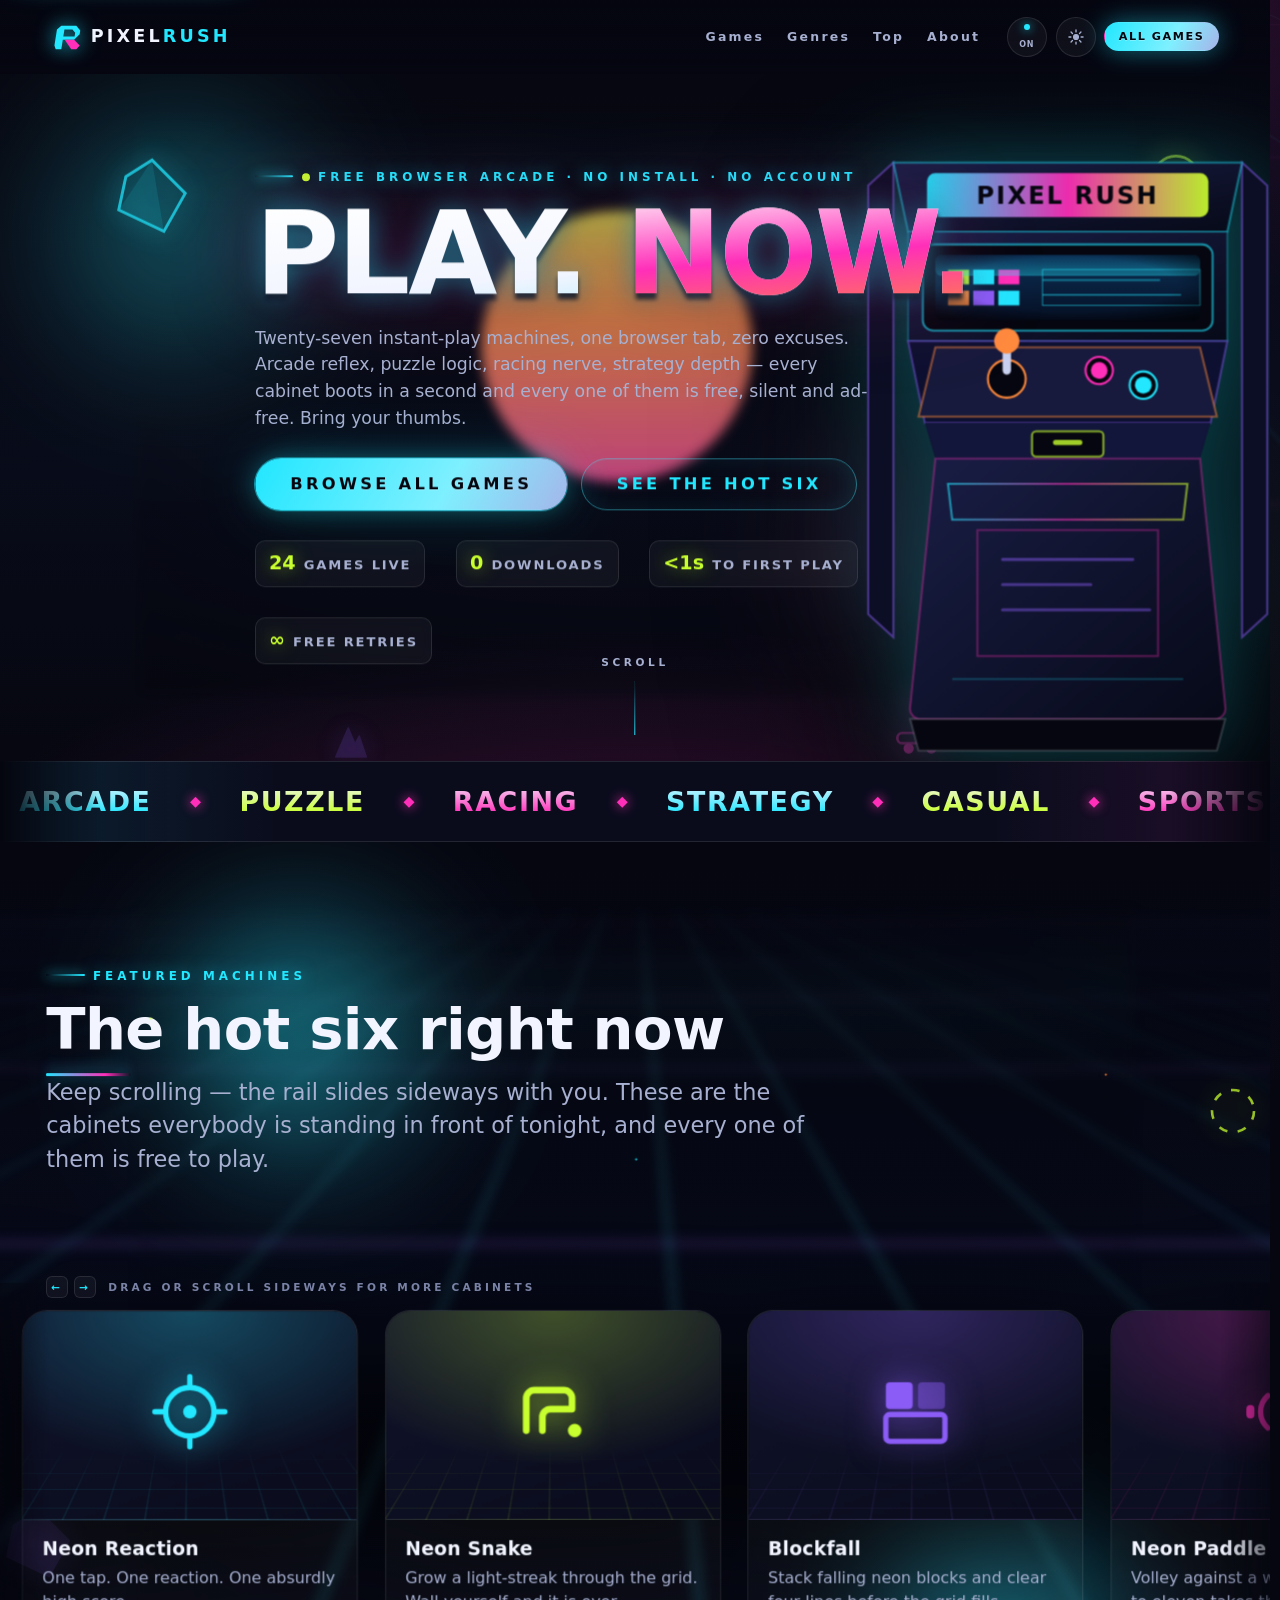
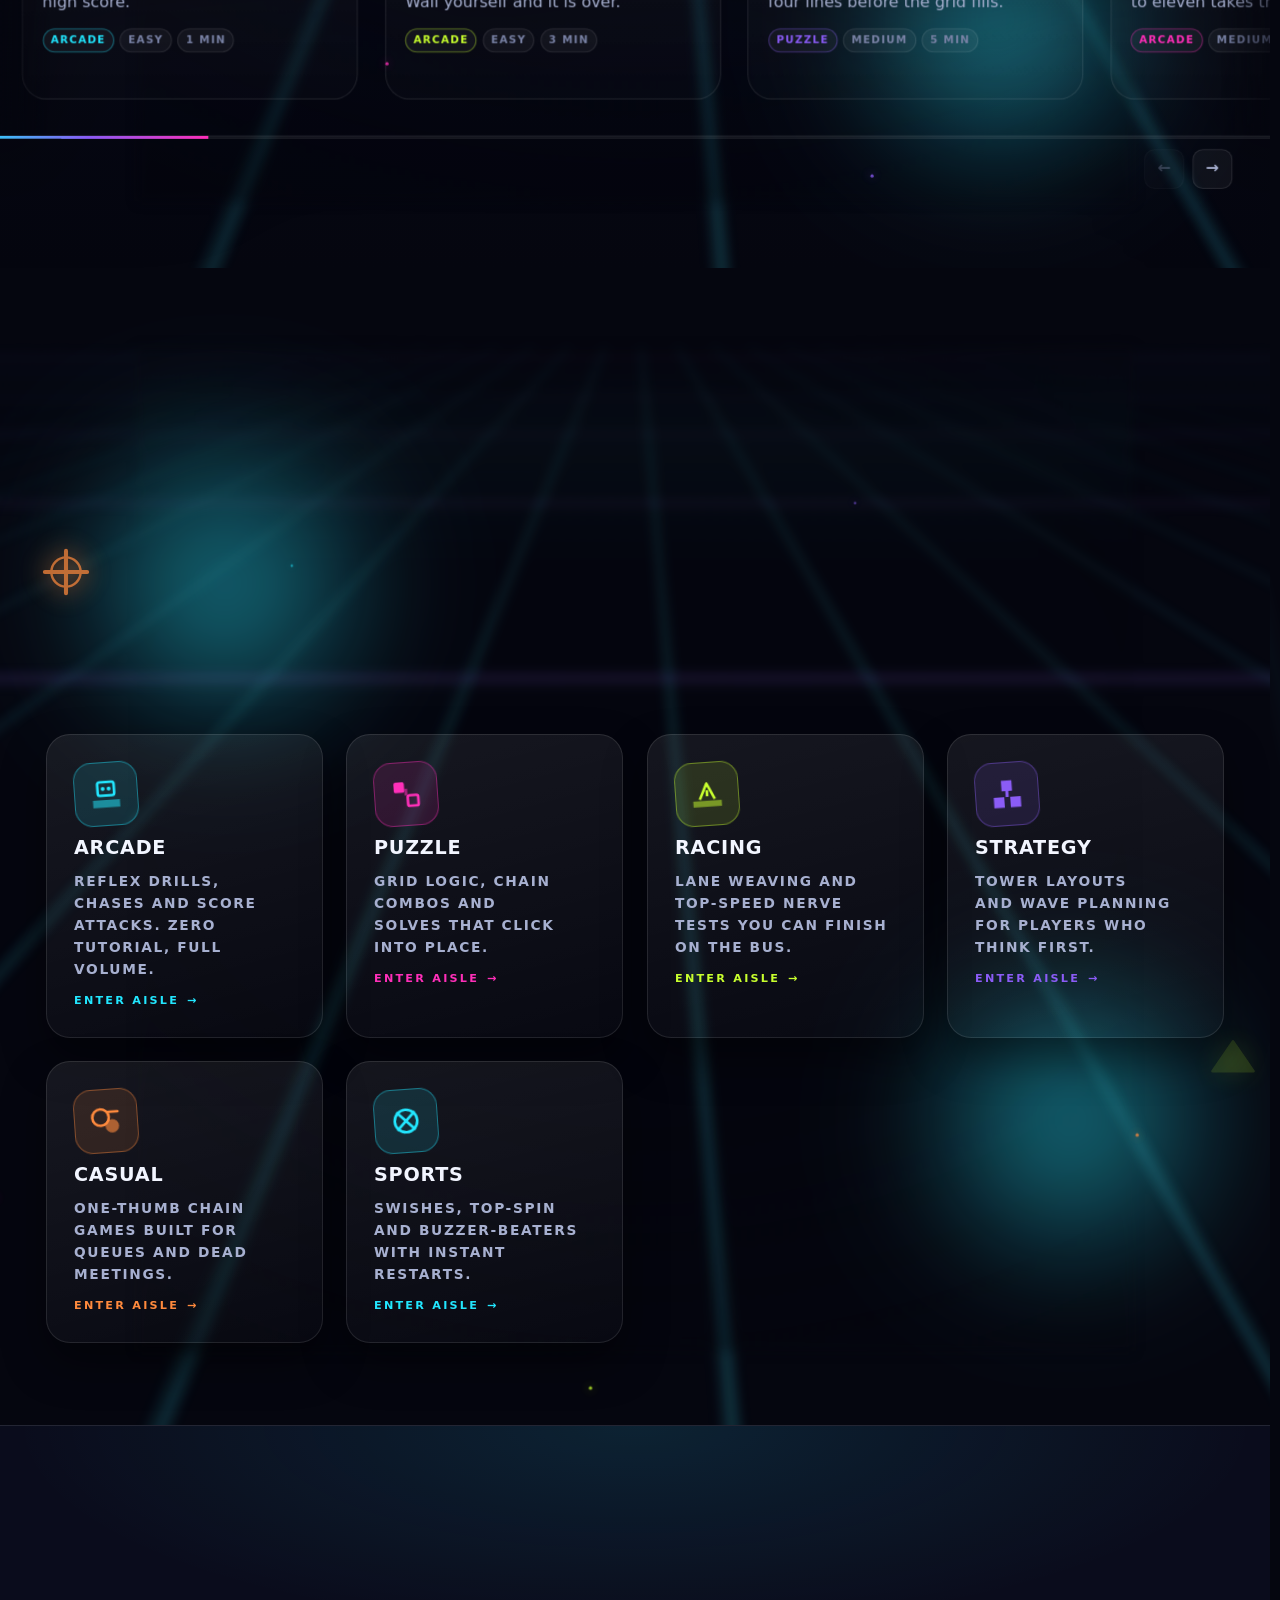
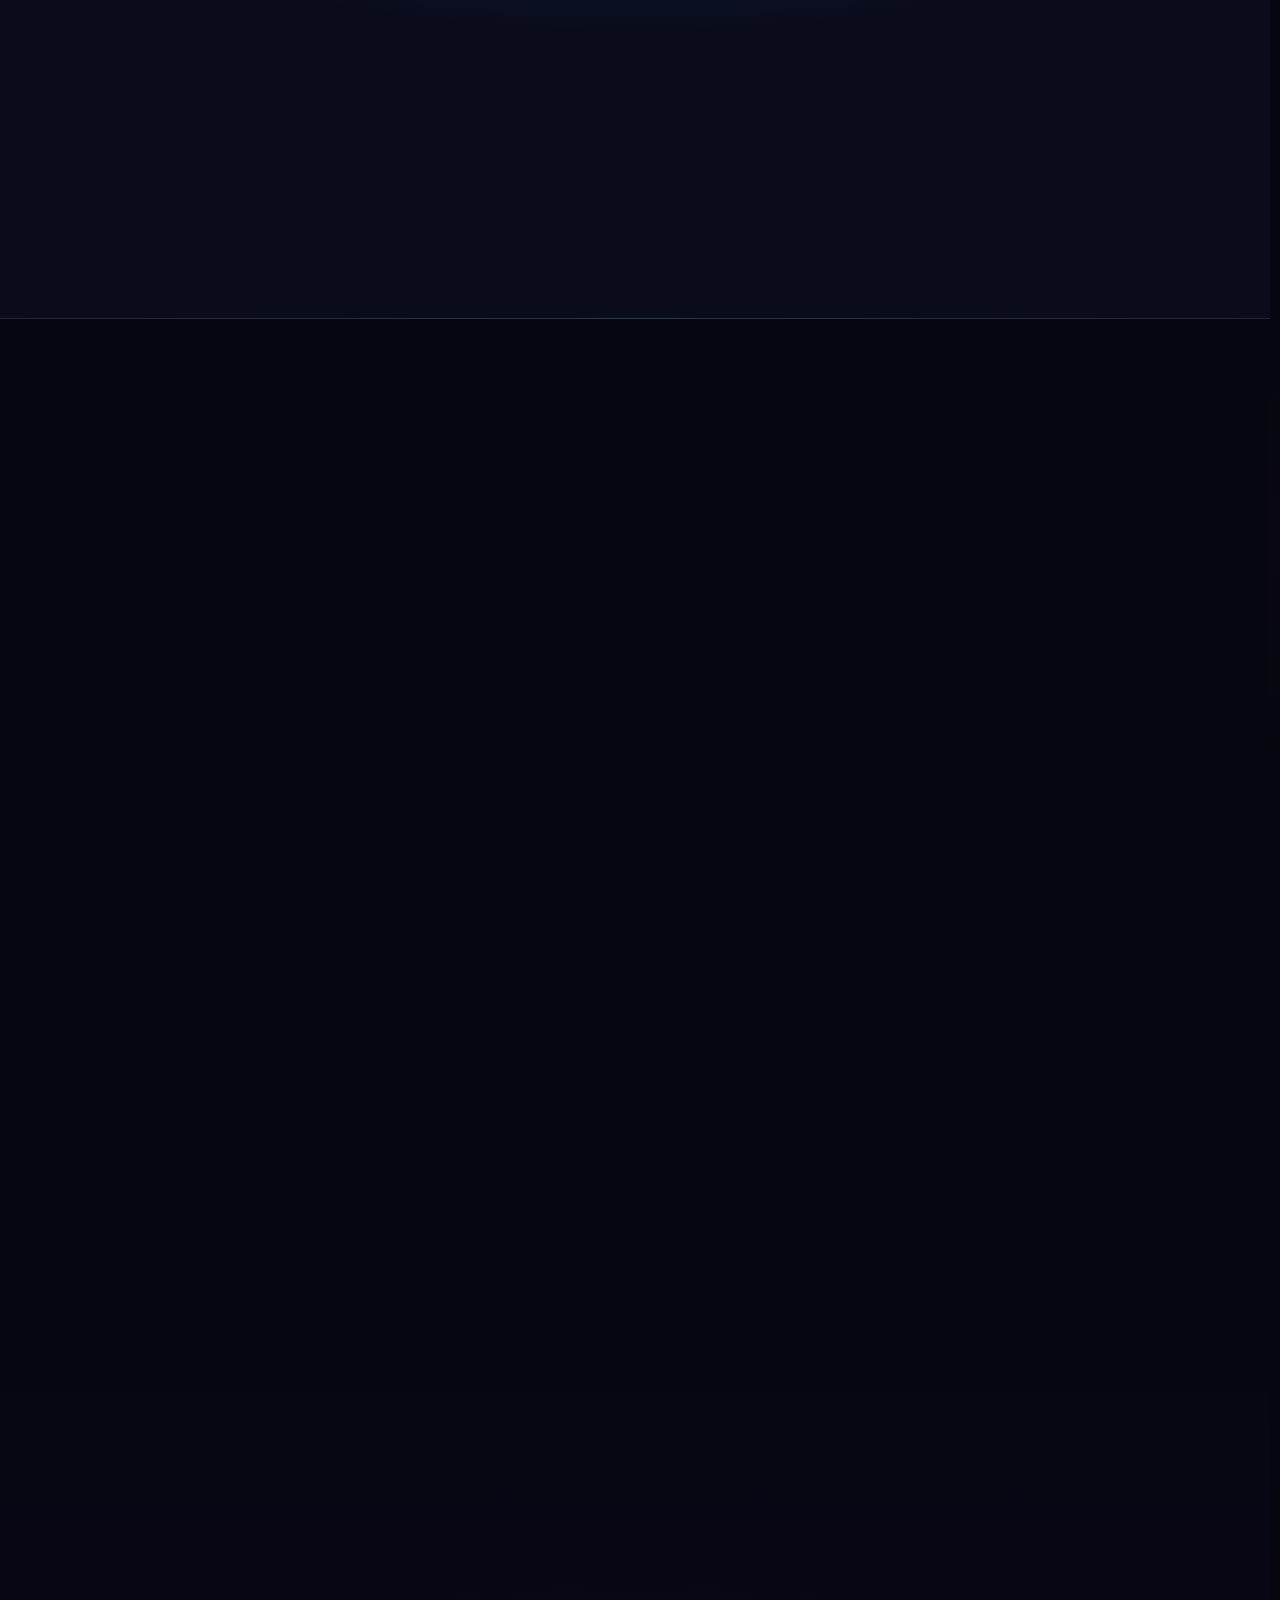
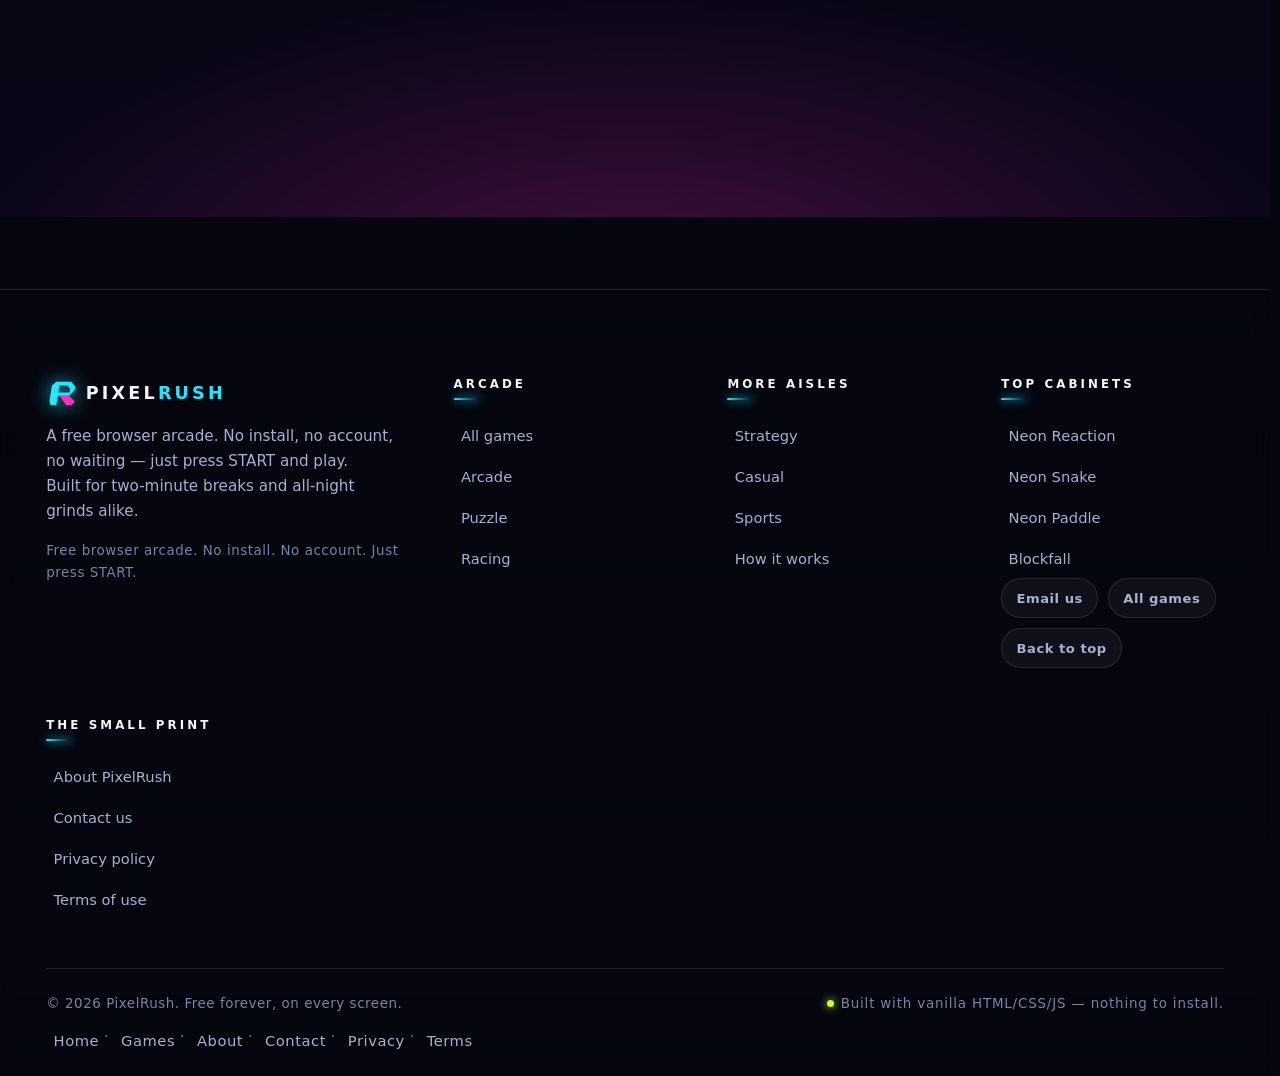
<file: index.html>
<!DOCTYPE html>
<!-- PIXEL RUSH — home page (index.html)
     The arcade front door: hero, featured rail, genre aisles, stats, how-it-works,
     closing CTA. Almost every section is a "scene" built from stacked parallax
     .layer elements, so the reading order of each scene is:
       decorative layers (depth-0..2, 5 — always aria-hidden)  ->  the content
       layer (.layer--flow, depth-3/4)  ->  anything the user must read.
     Only the content layers sit in the accessibility tree. The sections below are
     commented as regions; anything whose purpose is not self-evident is commented
     inline. Head metadata and the JSON-LD @graph are defined in qa/SEO-GUIDE.md —
     change the canonical host there, not here. -->
<html lang="en">
<head>
  <script async src="https://pagead2.googlesyndication.com/pagead/js/adsbygoogle.js?client=ca-pub-2929351454282600"
     crossorigin="anonymous"></script>
     <meta name="google-adsense-account" content="ca-pub-2929351454282600">
<meta charset="utf-8">
<meta name="viewport" content="width=device-width,initial-scale=1,viewport-fit=cover">
<title>PixelRush — Free Browser Arcade Games | Play Instantly, No Download</title>
<meta name="description" content="PixelRush is a free browser arcade with dozens of instant-play games — arcade, puzzle, racing, strategy and more. 100% free, no signup, no download. Press START and play right now.">
<link rel="canonical" href="https://pixel-rush-delta.vercel.app/">
<meta name="theme-color" content="#05060f">
<meta property="og:type" content="website">
<meta property="og:title" content="PixelRush — Free Browser Arcade Games">
<meta property="og:description" content="Free browser arcade. No install. No account. Just press START. Arcade, puzzle, racing and strategy games you play in one tap.">
<meta property="og:url" content="https://pixel-rush-delta.vercel.app/">
<meta property="og:site_name" content="PixelRush">
<meta property="og:image" content="https://pixel-rush-delta.vercel.app/og.jpg">
<meta name="twitter:card" content="summary_large_image">
<meta name="keywords" content="free online games, browser games, no download games, arcade games, play games online, puzzle games, casual games">
<meta name="robots" content="index,follow">
<link rel="icon" href="favicon.svg" type="image/svg+xml">
<link rel="manifest" href="manifest.webmanifest">
<link rel="preconnect" href="https://fonts.googleapis.com">
<link rel="preconnect" href="https://fonts.gstatic.com" crossorigin>
  <!-- Reduced-motion guard: reveal states must never depend on a stylesheet that has not loaded yet. -->
  <style id="rm-guard">@media (prefers-reduced-motion: reduce){html.js-motion [data-animate],html.js-motion .reveal,html.js-motion [data-depth]{opacity:1!important;transform:none!important;filter:none!important;clip-path:none!important;animation:none!important}}</style>
<link rel="stylesheet" href="css/base.css">
<link rel="stylesheet" href="css/scenes.css">
<link rel="stylesheet" href="css/games.css">

<!-- Page-local: the #how step cards became real links. The anchor reproduces the
     card's own grid + padding (pulled out with a negative margin) so the whole
     numbered card is the hit target without re-flowing anything else. Hover
     already comes from .step:hover; this only adds the link reset and the
     keyboard focus ring. -->
<style>
.step__link {
  display: grid; gap: 12px; align-content: start;
  margin: calc(-1 * clamp(20px, 2.6vw, 32px));
  padding: clamp(20px, 2.6vw, 32px);
  border-radius: inherit;
  color: inherit; text-decoration: none; cursor: pointer;
}
.step__link:focus-visible {
  outline: 3px solid var(--c, var(--cyan));
  outline-offset: 5px;
}
@media (prefers-reduced-motion: reduce) { .step__link:focus-visible { outline-offset: 2px; } }
</style>

<!-- ============================ STRUCTURED DATA ============================
     One ld+json block, one @graph. Shared entities carry stable @ids so this
     page joins the same graph as every other page on the site:
       #website      -> the WebSite node, with the SearchAction sitelink
       #organization -> the Organization node, referenced by @id elsewhere
       #webpage      -> this page (the home page)
     Canonical host, site name and description are fixed by qa/SEO-GUIDE.md.
     The logo is the same inline SVG data URI used for <link rel="icon"> above —
     there is no raster logo on this site. -->
<script type="application/ld+json">
{
  "@context": "https://schema.org",
  "@graph": [
    {
      "@type": "WebSite",
      "@id": "https://pixel-rush-delta.vercel.app/#website",
      "url": "https://pixel-rush-delta.vercel.app/",
      "name": "PixelRush",
      "description": "PixelRush is a free browser arcade. Twenty-seven instant-play canvas games — arcade, puzzle, racing, strategy, casual and sports. No download, no signup, plays in one tap.",
      "inLanguage": "en",
      "publisher": { "@id": "https://pixel-rush-delta.vercel.app/#organization" },
      "potentialAction": {
        "@type": "SearchAction",
        "target": {
          "@type": "EntryPoint",
          "urlTemplate": "https://pixel-rush-delta.vercel.app/games.html?q={search_term_string}"
        },
        "query-input": "required name=search_term_string"
      }
    },
    {
      "@type": "Organization",
      "@id": "https://pixel-rush-delta.vercel.app/#organization",
      "name": "PixelRush",
      "url": "https://pixel-rush-delta.vercel.app/",
      "description": "PixelRush is a free browser arcade. Twenty-seven instant-play canvas games — arcade, puzzle, racing, strategy, casual and sports. No download, no signup, plays in one tap.",
      "email": "mailto:Utkarsh6624@gmail.com",
      "logo": {
        "@type": "ImageObject",
        "url": "data:image/svg+xml,<svg xmlns='http://www.w3.org/2000/svg' viewBox='0 0 32 32'><rect width='32' height='32' rx='7' fill='%2305060f'/><path d='M8 9h4v5h8V9h4v14h-4v-5h-8v5H8z' fill='%2322e7ff'/></svg>"
      }
    },
    {
      "@type": "WebPage",
      "@id": "https://pixel-rush-delta.vercel.app/#webpage",
      "url": "https://pixel-rush-delta.vercel.app/",
      "name": "PixelRush — Free Browser Arcade Games | Play Instantly, No Download",
      "description": "PixelRush is a free browser arcade with dozens of instant-play games — arcade, puzzle, racing, strategy and more. 100% free, no signup, no download. Press START and play right now.",
      "inLanguage": "en",
      "isPartOf": { "@id": "https://pixel-rush-delta.vercel.app/#website" },
      "about": { "@id": "https://pixel-rush-delta.vercel.app/#organization" }
    }
  ]
}
</script>
</head>
<body>
<!-- Must stay inline and un-deferred: it sets the class that the #rm-guard style
     in <head> keys off, so motion state is known before first paint. -->
<script>document.documentElement.classList.add('js-motion')</script>
<a class="skip-link" href="#main-content">Skip to main content</a>

<!-- ============================ PRELOADER ============================ -->
<div id="preloader">
  <div class="preloader__inner">
    <svg class="preloader__logo" viewBox="0 0 64 64" aria-hidden="true" focusable="false">
      <defs>
        <linearGradient id="pl-g" x1="0" y1="0" x2="1" y2="1">
          <stop offset="0" stop-color="#22e7ff"/>
          <stop offset=".5" stop-color="#8b5cf6"/>
          <stop offset="1" stop-color="#ff2fb9"/>
        </linearGradient>
      </defs>
      <rect x="3" y="3" width="58" height="58" rx="15" fill="#0a0c1c" stroke="url(#pl-g)" stroke-width="3"/>
      <path d="M17 21h8v10h14V21h8v22h-8V39H25v4h-8z" fill="url(#pl-g)"/>
      <path d="M17 21h8v10h14V21h8v22h-8V39H25v4h-8z" fill="none" stroke="#c8ff2e" stroke-width="1" opacity=".5"/>
    </svg>
    <div class="preloader__bar"><span class="preloader__fill"></span></div>
    <p class="preloader__label">LOADING</p>
  </div>
</div>

<!-- ============================ NAV ============================ -->
<header class="nav" id="nav">
  <div class="nav__inner">
    <a class="nav__brand" href="index.html" aria-label="PixelRush — back to the home screen">
      <svg class="nav__logo" viewBox="0 0 64 64" width="34" height="34" aria-hidden="true" focusable="false"><path fill="#22e7ff" fill-rule="evenodd" d="M22,8 54,8 62.4,18 61.1,26 49.2,38 31.2,38 25.2,38 22,58 10,58 7.3,50 12.7,16ZM28.7,16 45.7,16 51.6,23 50.3,31 26.3,31Z"/><path fill="#ff2fb9" d="M29.2,38 49.2,38 61.3,50 54,58 43,58Z"/></svg>
      <span class="nav__logo-text">PIXEL<b>RUSH</b></span>
    </a>

    <nav class="nav__menu" id="nav-menu" aria-label="Primary">
      <a class="nav__link" href="games.html">Games</a>
      <a class="nav__link" href="#genres">Genres</a>
      <a class="nav__link" href="#games">Top</a>
      <a class="nav__link" href="#how">About</a>
    </nav>

    <div class="nav__actions">
      <button class="motion-toggle" id="motion-toggle" type="button" aria-pressed="true" aria-label="Toggle motion and visual effects">
        <span class="motion-toggle__dot" aria-hidden="true"></span>
        <span class="motion-toggle__label" data-motion-label>ON</span>
      </button>
      
      <!-- Settings: cursor size + native-pointer escape hatch. Owned by js/engine.js. -->
      <div class="nav__setwrap" style="position:relative;display:inline-flex">
        <button class="nav__set" id="nav-settings" type="button" aria-expanded="false" aria-controls="nav-settings-panel" aria-label="Display settings"><svg viewBox="0 0 24 24" fill="none" stroke="currentColor" stroke-width="1.8" stroke-linecap="round" aria-hidden="true" focusable="false"><circle cx="12" cy="12" r="3.2"/><path d="M12 2.6v2.6M12 18.8v2.6M2.6 12h2.6M18.8 12h2.6M5.4 5.4l1.9 1.9M16.7 16.7l1.9 1.9M18.6 5.4l-1.9 1.9M7.3 16.7l-1.9 1.9"/></svg></button>
        <div class="nav__panel" id="nav-settings-panel" role="dialog" aria-label="Display settings">
          <p class="nav__panel-title">Display</p>
          <button class="nav__switch" id="px-cursor-switch" type="button" role="switch" aria-checked="true">
            <span>Neon cursor</span><span class="nav__switch-track" aria-hidden="true"></span>
          </button>
          <p class="nav__hint">Turn this off to use your normal system pointer.</p>
          <div class="nav__row">
            <div class="nav__row-top"><span>Cursor size</span><span class="nav__row-val" id="px-size-val">MED</span></div>
            <div class="nav__seg" id="px-size-seg" role="group" aria-label="Cursor size">
              <button type="button" data-px-size="s" aria-checked="false">S</button>
              <button type="button" data-px-size="m" aria-checked="true">M</button>
              <button type="button" data-px-size="l" aria-checked="false">L</button>
              <button type="button" data-px-size="xl" aria-checked="false">XL</button>
            </div>
          </div>
          <button class="nav__switch" id="px-motion-switch" type="button" role="switch" aria-checked="true">
            <span>Animations</span><span class="nav__switch-track" aria-hidden="true"></span>
          </button>
        </div>
      </div>
      <a class="btn btn--primary nav__cta" href="games.html">All games</a>
      <button class="nav__toggle" id="nav-toggle" type="button" aria-expanded="false" aria-controls="nav-menu" aria-label="Open the menu">
        <span class="nav__burger" aria-hidden="true"></span>
      </button>
    </div>
  </div>
</header>

<main id="main-content">

  <!-- ============================ HERO ============================ -->
  <section class="scene" id="hero" data-parallax-strength="1" aria-labelledby="hero-title">
    <!-- depth-0 : grid horizon, synth sun, stars, scanlines, grain -->
    <div class="layer depth-0" data-depth="0" aria-hidden="true">
      <div class="hero__grid"></div>
      <div class="hero__sun"></div>
      <div class="hero__stars"></div>
      <div class="scanlines"></div>
      <div class="grain"></div>
      <div class="vignette"></div>
    </div>

    <!-- depth-1 : two glow blobs, screen-blended -->
    <div class="layer depth-1" data-depth="1" aria-hidden="true">
      <span class="glow-blob" style="--x:12%;--y:26%;--c:var(--cyan);--dur:24s"></span>
      <span class="glow-blob" style="--x:78%;--y:68%;--c:var(--magenta);--dur:30s;--delay:-8s"></span>
    </div>

    <!-- depth-2 : floating shards + a spinning coin + a joystick -->
    <div class="layer depth-2 hero__shards" data-depth="2" aria-hidden="true">
      <span class="shard" style="--x:16%;--y:24%;--s:76px;--c:var(--cyan);--dur:7.5s">
        <svg viewBox="0 0 64 64" width="100%" height="100%" focusable="false">
          <path d="M32 2 60 30 42 62 4 44 10 16z" fill="none" stroke="currentColor" stroke-width="2.5"/>
          <path d="M32 2 42 62 4 44z" fill="currentColor" opacity=".16"/>
        </svg>
      </span>
      <span class="shard" style="--x:88%;--y:22%;--s:58px;--c:var(--acid);--dur:9s;--delay:-3s">
        <svg viewBox="0 0 64 64" width="100%" height="100%" focusable="false">
          <circle cx="32" cy="32" r="25" fill="none" stroke="currentColor" stroke-width="3"/>
          <circle cx="32" cy="32" r="14" fill="none" stroke="currentColor" stroke-width="2" stroke-dasharray="6 8"/>
          <path d="M32 20v12l8 6" fill="none" stroke="currentColor" stroke-width="3" stroke-linecap="round"/>
        </svg>
      </span>
      <span class="shard" style="--x:70%;--y:86%;--s:66px;--c:var(--magenta);--dur:6.5s;--delay:-1.5s">
        <svg viewBox="0 0 64 64" width="100%" height="100%" focusable="false">
          <rect x="25" y="10" width="14" height="26" rx="7" fill="currentColor" opacity=".25" stroke="currentColor" stroke-width="2"/>
          <circle cx="32" cy="10" r="9" fill="currentColor"/>
          <rect x="10" y="40" width="44" height="10" rx="5" fill="none" stroke="currentColor" stroke-width="2.5" opacity=".8"/>
          <circle cx="21" cy="55" r="5" fill="currentColor"/>
          <circle cx="43" cy="55" r="5" fill="currentColor"/>
        </svg>
      </span>
      <span class="shard" style="--x:30%;--y:88%;--s:44px;--c:var(--violet);--dur:8s;--delay:-5s">
        <svg viewBox="0 0 64 64" width="100%" height="100%" focusable="false">
          <path d="M10 54 28 12l10 24 6-12 10 30z" fill="currentColor" opacity=".22" stroke="currentColor" stroke-width="2.5" stroke-linejoin="round"/>
        </svg>
      </span>
    </div>

    <!-- depth-3 : the cabinet, drawn entirely in inline SVG -->
    <div class="layer depth-3" data-depth="3" aria-hidden="true">
      <div class="cabinet">
        <svg viewBox="0 0 420 640" focusable="false">
          <defs>
            <linearGradient id="cab-body" x1="0" y1="0" x2="1" y2="1">
              <stop offset="0" stop-color="#1a1e46"/>
              <stop offset="1" stop-color="#070a18"/>
            </linearGradient>
            <linearGradient id="cab-screen" x1="0" y1="0" x2="0" y2="1">
              <stop offset="0" stop-color="#0c3157"/>
              <stop offset="1" stop-color="#061024"/>
            </linearGradient>
            <linearGradient id="cab-marquee" x1="0" y1="0" x2="1" y2="0">
              <stop offset="0" stop-color="#22e7ff"/>
              <stop offset=".5" stop-color="#ff2fb9"/>
              <stop offset="1" stop-color="#c8ff2e"/>
            </linearGradient>
            <radialGradient id="cab-vig" cx=".5" cy=".45" r=".75">
              <stop offset=".55" stop-color="#000" stop-opacity="0"/>
              <stop offset="1" stop-color="#000" stop-opacity=".8"/>
            </radialGradient>
            <linearGradient id="cab-scan" x1="0" y1="0" x2="0" y2="1">
              <stop offset="0" stop-color="#22e7ff" stop-opacity="0"/>
              <stop offset="1" stop-color="#22e7ff" stop-opacity=".55"/>
            </linearGradient>
          </defs>

          <!-- side art -->
          <path d="M20 96 44 74v452l-24-22z" fill="#0b0e24" stroke="#8b5cf6" stroke-opacity=".5" stroke-width="2"/>
          <path d="M400 96 376 74v452l24-22z" fill="#0b0e24" stroke="#8b5cf6" stroke-opacity=".5" stroke-width="2"/>

          <!-- body shell -->
          <path d="M44 74h332l-14 66H58z" fill="url(#cab-body)" stroke="#22e7ff" stroke-opacity=".45" stroke-width="2"/>
          <path d="M58 140h304v104H58z" fill="url(#cab-body)" stroke="#22e7ff" stroke-opacity=".26" stroke-width="2"/>
          <path d="M58 244h304l-16 78H74z" fill="#0d1030" stroke="#8b5cf6" stroke-opacity=".45" stroke-width="2"/>
          <path d="M74 322h272l-10 34H84z" fill="#12163a"/>
          <path d="M84 356h252l24 236a10 10 0 0 1-10 12H70a10 10 0 0 1-10-12z" fill="url(#cab-body)" stroke="#ff2fb9" stroke-opacity=".35" stroke-width="2"/>
          <path d="M60 604h300l-8 30H68z" fill="#05060f" stroke="#f2f5ff" stroke-opacity=".18" stroke-width="2"/>

          <!-- marquee -->
          <rect class="cab-glow" x="76" y="84" width="268" height="42" rx="8" fill="url(#cab-marquee)" opacity=".92"/>
          <text x="210" y="113" text-anchor="middle" font-family="Orbitron, system-ui, sans-serif" font-size="23" font-weight="900" fill="#05060f" letter-spacing="2">PIXEL RUSH</text>

          <!-- screen -->
          <rect x="72" y="152" width="276" height="82" rx="10" fill="#05060f" stroke="#22e7ff" stroke-opacity=".6" stroke-width="2"/>
          <rect x="84" y="162" width="252" height="62" rx="6" fill="url(#cab-screen)"/>
          <g class="cab-glow">
            <rect x="96" y="176" width="20" height="14" fill="#c8ff2e"/>
            <rect x="120" y="176" width="20" height="14" fill="#22e7ff"/>
            <rect x="144" y="176" width="20" height="14" fill="#ff2fb9"/>
            <rect x="96" y="196" width="20" height="14" fill="#ff8a3d"/>
            <rect x="120" y="196" width="20" height="14" fill="#8b5cf6"/>
            <rect x="144" y="196" width="20" height="14" fill="#22e7ff"/>
            <path d="M186 176h150v34H186z" fill="none" stroke="#22e7ff" stroke-opacity=".55"/>
            <path d="M186 186h112M186 200h132" stroke="#22e7ff" stroke-opacity=".4" stroke-width="2"/>
          </g>
          <rect x="84" y="162" width="252" height="20" rx="6" fill="url(#cab-scan)" class="cab-scan" opacity=".7"/>
          <rect x="84" y="162" width="252" height="62" rx="6" fill="url(#cab-vig)"/>

          <!-- control panel -->
          <path d="M84 250h252l16 66H68z" fill="#171a3c" stroke="#ff8a3d" stroke-opacity=".5" stroke-width="2"/>
          <circle cx="152" cy="280" r="18" fill="#05060f" stroke="#ff8a3d" stroke-width="2"/>
          <rect x="148" y="248" width="8" height="28" rx="4" fill="#c9d1f0"/>
          <circle class="cab-glow" cx="152" cy="244" r="12" fill="#ff8a3d"/>
          <circle class="cab-glow" cx="240" cy="272" r="13" fill="#05060f" stroke="#ff2fb9" stroke-width="2"/>
          <circle cx="240" cy="272" r="8" fill="#ff2fb9"/>
          <circle class="cab-glow" cx="282" cy="286" r="13" fill="#05060f" stroke="#22e7ff" stroke-width="2"/>
          <circle cx="282" cy="286" r="8" fill="#22e7ff"/>

          <!-- coin door -->
          <rect x="176" y="330" width="68" height="24" rx="4" fill="#05060f" stroke="#c8ff2e" stroke-opacity=".65" stroke-width="2"/>
          <rect x="196" y="338" width="28" height="5" rx="2.5" fill="#c8ff2e" opacity=".8"/>

          <!-- decals -->
          <path d="M96 380h228l-4 34H100z" fill="none" stroke="url(#cab-marquee)" stroke-opacity=".6" stroke-width="2"/>
          <path d="M124 424h172v120H124z" fill="none" stroke="#ff2fb9" stroke-opacity=".32" stroke-width="2"/>
          <path d="M148 452h124M148 476h84M148 500h140" stroke="#8b5cf6" stroke-opacity=".45" stroke-width="3" stroke-linecap="round"/>
          <path d="M100 566h220" stroke="#22e7ff" stroke-opacity=".22" stroke-width="2"/>
        </svg>
        <span class="cabinet__floor"></span>
      </div>
    </div>

    <!-- depth-4 : the copy plane -->
    <div class="layer depth-4 hero__copy" data-depth="4">
      <p class="eyebrow hero__eyebrow" data-animate="fade-up"><span class="pulse-dot" aria-hidden="true"></span>Free browser arcade · no install · no account</p>
      <h1 class="hero__title" id="hero-title" data-animate="split-text"><span>PLAY.</span> <span class="accent">NOW.</span></h1>
      <p class="hero__sub" data-animate="wipe-up">Twenty-seven instant-play machines, one browser tab, zero excuses.
        Arcade reflex, puzzle logic, racing nerve, strategy depth — every cabinet boots in a second and
        every one of them is free, silent and ad-free. Bring your thumbs.</p>
      <div class="hero__cta" data-animate="scale-in">
        <a class="btn btn--primary btn--lg" href="games.html">Browse all games</a>
        <a class="btn btn--ghost btn--lg" href="#games">See the hot six</a>
      </div>
      <ul class="hero__stats" data-animate="stagger-children">
        <li class="hero__stat"><span class="hero__stat-num">24</span><span class="hero__stat-label">Games live</span></li>
        <li class="hero__stat"><span class="hero__stat-num">0</span><span class="hero__stat-label">Downloads</span></li>
        <li class="hero__stat"><span class="hero__stat-num">&lt;1s</span><span class="hero__stat-label">To first play</span></li>
        <li class="hero__stat"><span class="hero__stat-num">&infin;</span><span class="hero__stat-label">Free retries</span></li>
      </ul>
    </div>

    <!-- depth-5 : 14 particles -->
    <div class="layer depth-5 hero__particles" data-depth="5" aria-hidden="true">
      <i class="particle" style="--p-left:6%;--p-top:72%;--p-size:3px;--p-dur:9s;--p-delay:0s;--p-color:var(--cyan)"></i>
      <i class="particle" style="--p-left:13%;--p-top:31%;--p-size:2px;--p-dur:12s;--p-delay:-3s;--p-color:var(--ink)"></i>
      <i class="particle" style="--p-left:21%;--p-top:88%;--p-size:4px;--p-dur:10s;--p-delay:-6s;--p-color:var(--magenta)"></i>
      <i class="particle" style="--p-left:29%;--p-top:18%;--p-size:2px;--p-dur:14s;--p-delay:0s;--p-color:var(--acid)"></i>
      <i class="particle" style="--p-left:37%;--p-top:62%;--p-size:3px;--p-dur:11s;--p-delay:-2s;--p-color:var(--cyan)"></i>
      <i class="particle" style="--p-left:44%;--p-top:12%;--p-size:2px;--p-dur:13s;--p-delay:-8s;--p-color:var(--violet)"></i>
      <i class="particle" style="--p-left:52%;--p-top:80%;--p-size:3px;--p-dur:9.5s;--p-delay:0s;--p-color:var(--orange)"></i>
      <i class="particle" style="--p-left:58%;--p-top:44%;--p-size:2px;--p-dur:15s;--p-delay:-4s;--p-color:var(--cyan)"></i>
      <i class="particle" style="--p-left:66%;--p-top:22%;--p-size:4px;--p-dur:10.5s;--p-delay:0s;--p-color:var(--magenta)"></i>
      <i class="particle" style="--p-left:73%;--p-top:70%;--p-size:2px;--p-dur:13.5s;--p-delay:-7s;--p-color:var(--acid)"></i>
      <i class="particle" style="--p-left:81%;--p-top:36%;--p-size:3px;--p-dur:11.5s;--p-delay:0s;--p-color:var(--cyan)"></i>
      <i class="particle" style="--p-left:88%;--p-top:84%;--p-size:2px;--p-dur:12.5s;--p-delay:-1s;--p-color:var(--ink)"></i>
      <i class="particle" style="--p-left:94%;--p-top:16%;--p-size:3px;--p-dur:9.8s;--p-delay:0s;--p-color:var(--violet)"></i>
      <i class="particle" style="--p-left:48%;--p-top:55%;--p-size:2px;--p-dur:16s;--p-delay:-9s;--p-color:var(--orange)"></i>
    </div>

    <a class="scroll-cue" href="#games" aria-label="Scroll down to the featured games">
      Scroll
      <span class="scroll-cue__line" aria-hidden="true"></span>
    </a>
  </section>

  <!-- ============================ TICKER ============================ -->
  <!-- Marquee of genre names. The two .ticker__set spans are byte-identical copies
       of each other: the track is translated by exactly one set's width, so the
       second set takes over seamlessly as the first scrolls out. Editing one
       means editing both. The whole thing is decorative (aria-hidden), which is
       why the genre list is repeated as screen-reader text underneath. -->
  <div class="ticker" aria-hidden="true">
    <div class="ticker__track">
      <span class="ticker__set">
        <span class="ticker__item">Arcade</span><span class="ticker__sep">◆</span>
        <span class="ticker__item">Puzzle</span><span class="ticker__sep">◆</span>
        <span class="ticker__item">Racing</span><span class="ticker__sep">◆</span>
        <span class="ticker__item">Strategy</span><span class="ticker__sep">◆</span>
        <span class="ticker__item">Casual</span><span class="ticker__sep">◆</span>
        <span class="ticker__item">Sports</span><span class="ticker__sep">◆</span>
        <span class="ticker__item">27 games</span><span class="ticker__sep">◆</span>
        <span class="ticker__item">No signup</span><span class="ticker__sep">◆</span>
      </span>
      <span class="ticker__set">
        <span class="ticker__item">Arcade</span><span class="ticker__sep">◆</span>
        <span class="ticker__item">Puzzle</span><span class="ticker__sep">◆</span>
        <span class="ticker__item">Racing</span><span class="ticker__sep">◆</span>
        <span class="ticker__item">Strategy</span><span class="ticker__sep">◆</span>
        <span class="ticker__item">Casual</span><span class="ticker__sep">◆</span>
        <span class="ticker__item">Sports</span><span class="ticker__sep">◆</span>
        <span class="ticker__item">27 games</span><span class="ticker__sep">◆</span>
        <span class="ticker__item">No signup</span><span class="ticker__sep">◆</span>
      </span>
    </div>
  </div>
  <!-- Text equivalent of the aria-hidden marquee above. Do not delete it. -->
  <p class="sr-only">Genres on PixelRush: arcade, puzzle, racing, strategy, casual and sports.</p>

  <!-- ============================ FEATURED RAIL ============================ -->
  <!-- "The hot six" — a horizontally scrollable rail of hand-picked cabinets.
       Only the four live ones and the trailing "Browse all games" tile appear
       here; the full 24-game list lives on games.html. Card markup mirrors
       js/games-data.js: data-slug matches the entry's slug, and the play link is
       play.html?game=<slug>. A card whose data-status is "coming-soon" swaps its
       link element for a non-interactive div marked aria-disabled, so it cannot
       be focused or activated. -->
  <section class="scene" id="games" aria-labelledby="featured-title">
    <div class="layer depth-0" data-depth="0" aria-hidden="true">
      <div class="grid-plane"></div>
      <div class="scanlines"></div>
      <div class="vignette"></div>
    </div>
    <div class="layer depth-1" data-depth="1" aria-hidden="true">
      <span class="glow-blob" style="--x:22%;--y:20%;--c:var(--cyan);--dur:26s"></span>
      <span class="glow-blob" style="--x:80%;--y:74%;--c:var(--magenta);--dur:32s;--delay:-11s"></span>
    </div>
    <div class="layer depth-2" data-depth="2" aria-hidden="true">
      <span class="shard" style="--x:8%;--y:64%;--s:70px;--c:var(--violet);--dur:9s">
        <svg viewBox="0 0 64 64" width="100%" height="100%" focusable="false"><path d="M32 2 60 30 42 62 4 44 10 16z" fill="currentColor" opacity=".2" stroke="currentColor" stroke-width="2.5"/></svg>
      </span>
      <span class="shard" style="--x:92%;--y:30%;--s:56px;--c:var(--acid);--dur:11s;--delay:-4s">
        <svg viewBox="0 0 64 64" width="100%" height="100%" focusable="false"><circle cx="32" cy="32" r="24" fill="none" stroke="currentColor" stroke-width="3" stroke-dasharray="10 12"/></svg>
      </span>
    </div>

    <div class="layer layer--flow depth-4" data-depth="4">
      <div class="scene__inner">
        <div class="section-head">
          <p class="eyebrow" data-animate="fade-up">Featured machines</p>
          <h2 class="section-head__title" id="featured-title" data-animate="split-text"><span>The hot six</span> <span class="accent">right now</span></h2>
          <p class="section-head__sub" data-animate="wipe-up">Keep scrolling — the rail slides sideways with you.
            These are the cabinets everybody is standing in front of tonight, and every one of them is free to play.</p>
        </div>
        <p class="rail-hint">
          <span class="rail-hint__keys" aria-hidden="true"><span class="rail-hint__key">←</span><span class="rail-hint__key">→</span></span>
          Drag or scroll sideways for more cabinets
        </p>
      </div>
    </div>

    <div class="layer layer--flow depth-3" data-depth="3">
      <ul class="rail" id="featured-rail" aria-label="Featured games — drag or scroll sideways">
          <!-- The whole scroll area is one <li>; its children are the sliding items. -->
          <li class="rail__track">

            <div class="rail__item">
              <article class="gcard" data-genre="Arcade" data-status="live" data-slug="reaction" data-title="neon reaction" style="--g:var(--cyan)">
                <a class="gcard__link" href="play.html?game=reaction" aria-label="Play Neon Reaction">
                  <div class="gcard__art" style="--g:var(--cyan)">
                    <span class="gcard__glyph"><svg viewBox="0 0 64 64" aria-hidden="true"><circle cx="32" cy="32" r="18" fill="none" stroke="currentColor" stroke-width="4"/><circle cx="32" cy="32" r="5" fill="currentColor"/><path d="M32 6v8M32 50v8M6 32h8M50 32h8" stroke="currentColor" stroke-width="4" stroke-linecap="round"/></svg></span>
                    <span class="gcard__scan"></span>
                    <span class="gcard__shine"></span>
                  </div>
                  <div class="gcard__body">
                    <h3 class="gcard__title">Neon Reaction</h3>
                    <p class="gcard__blurb">One tap. One reaction. One absurdly high score.</p>
                    <ul class="gcard__meta"><li>Arcade</li><li>Easy</li><li>1 min</li></ul>
                  </div>
                  <span class="gcard__play" aria-hidden="true">PLAY</span>
                </a>
              </article>
            </div>

            <div class="rail__item">
              <article class="gcard" data-genre="Arcade" data-status="live" data-slug="snake" data-title="neon snake" style="--g:var(--acid)">
                <a class="gcard__link" href="play.html?game=snake" aria-label="Play Neon Snake">
                  <div class="gcard__art" style="--g:var(--acid)">
                    <span class="gcard__glyph"><svg viewBox="0 0 64 64" aria-hidden="true"><path d="M12 46V22a6 6 0 016-6h22a6 6 0 016 6v8H30a6 6 0 00-6 6v10" fill="none" stroke="currentColor" stroke-width="5" stroke-linecap="round" stroke-linejoin="round"/><circle cx="48" cy="46" r="5" fill="currentColor"/></svg></span>
                    <span class="gcard__scan"></span>
                    <span class="gcard__shine"></span>
                  </div>
                  <div class="gcard__body">
                    <h3 class="gcard__title">Neon Snake</h3>
                    <p class="gcard__blurb">Grow a light-streak through the grid. Wall yourself and it is over.</p>
                    <ul class="gcard__meta"><li>Arcade</li><li>Easy</li><li>3 min</li></ul>
                  </div>
                  <span class="gcard__play" aria-hidden="true">PLAY</span>
                </a>
              </article>
            </div>

            <div class="rail__item">
              <article class="gcard" data-genre="Puzzle" data-status="live" data-slug="blockfall" data-title="blockfall" style="--g:var(--violet)">
                <a class="gcard__link" href="play.html?game=blockfall" aria-label="Play Blockfall">
                  <div class="gcard__art" style="--g:var(--violet)">
                    <span class="gcard__glyph"><svg viewBox="0 0 64 64" aria-hidden="true"><rect x="10" y="10" width="20" height="20" rx="3" fill="currentColor"/><rect x="34" y="10" width="20" height="20" rx="3" fill="currentColor" opacity=".45"/><rect x="10" y="34" width="44" height="20" rx="3" fill="none" stroke="currentColor" stroke-width="4"/></svg></span>
                    <span class="gcard__scan"></span>
                    <span class="gcard__shine"></span>
                  </div>
                  <div class="gcard__body">
                    <h3 class="gcard__title">Blockfall</h3>
                    <p class="gcard__blurb">Stack falling neon blocks and clear four lines before the grid fills.</p>
                    <ul class="gcard__meta"><li>Puzzle</li><li>Medium</li><li>5 min</li></ul>
                  </div>
                  <span class="gcard__play" aria-hidden="true">PLAY</span>
                </a>
              </article>
            </div>

            <div class="rail__item">
              <article class="gcard" data-genre="Arcade" data-status="live" data-slug="neon-paddle" data-title="neon paddle" style="--g:var(--magenta)">
                <a class="gcard__link" href="play.html?game=neon-paddle" aria-label="Play Neon Paddle">
                  <div class="gcard__art" style="--g:var(--magenta)">
                    <span class="gcard__glyph"><svg viewBox="0 0 64 64" aria-hidden="true"><rect x="8" y="27" width="6" height="10" rx="3" fill="currentColor"/><rect x="50" y="27" width="6" height="10" rx="3" fill="currentColor"/><path d="M24 20a16 16 0 000 24" fill="none" stroke="currentColor" stroke-width="4" stroke-linecap="round"/></svg></span>
                    <span class="gcard__scan"></span>
                    <span class="gcard__shine"></span>
                  </div>
                  <div class="gcard__body">
                    <h3 class="gcard__title">Neon Paddle</h3>
                    <p class="gcard__blurb">Volley against a wall or a friend. First to eleven takes the grid.</p>
                    <ul class="gcard__meta"><li>Arcade</li><li>Medium</li><li>2 min</li></ul>
                  </div>
                  <span class="gcard__play" aria-hidden="true">PLAY</span>
                </a>
              </article>
            </div>

            <div class="rail__item">
              <article class="gcard" data-genre="Puzzle" data-status="live" data-slug="hexmerge" data-title="hex merge" style="--g:var(--acid)">
                <a class="gcard__link" href="play.html?game=hexmerge" aria-label="Play Hex Merge">
                  <div class="gcard__art" style="--g:var(--acid)">
                    <span class="gcard__glyph"><svg viewBox="0 0 64 64" aria-hidden="true"><path d="M32 8l16 10v20L32 48 16 38V18z" fill="currentColor" opacity=".45"/><path d="M24 32l8-5 8 5v10l-8 5-8-5z" fill="currentColor"/></svg></span>
                    <span class="gcard__scan"></span>
                    <span class="gcard__shine"></span>
                  </div>
                  <div class="gcard__body">
                    <h3 class="gcard__title">Hex Merge</h3>
                    <p class="gcard__blurb">Drop hexes onto the board and merge equal ranks into bigger, richer ones.</p>
                    <ul class="gcard__meta"><li>Puzzle</li><li>Easy</li><li>4 min</li></ul>
                  </div>
                  <span class="gcard__play" aria-hidden="true">PLAY</span>
                </a>
              </article>
            </div>

            <div class="rail__item">
              <article class="gcard" data-genre="Strategy" data-status="live" data-slug="tower-guard" data-title="tower guard" style="--g:var(--orange)">
                <a class="gcard__link" href="play.html?game=tower-guard" aria-label="Play Tower Guard">
                  <div class="gcard__art" style="--g:var(--orange)">
                    <span class="gcard__glyph"><svg viewBox="0 0 64 64" aria-hidden="true"><path d="M20 54V26l12-14 12 14v28z" fill="none" stroke="currentColor" stroke-width="4" stroke-linejoin="round"/><circle cx="32" cy="38" r="5" fill="currentColor"/></svg></span>
                    <span class="gcard__scan"></span>
                    <span class="gcard__shine"></span>
                  </div>
                  <div class="gcard__body">
                    <h3 class="gcard__title">Tower Guard</h3>
                    <p class="gcard__blurb">Spend credits, stack turrets, hold the lane through twelve escalating waves.</p>
                    <ul class="gcard__meta"><li>Strategy</li><li>Hard</li><li>8 min</li></ul>
                  </div>
                  <span class="gcard__play" aria-hidden="true">PLAY</span>
                </a>
              </article>
            </div>
            <div class="rail__item">
              <!-- Not a game card: the end-of-rail call to action. -->
              <div class="rail__cta">
                <a class="btn btn--primary" href="games.html">Browse all games</a>
                <p class="cta__fine">Free, no signup, instant play.</p>
              </div>
            </div>
          </li>

          </ul>

          <!-- Scrollbar replacement: the inner fill is scaled by js/site.js as the
               rail is dragged or scrolled. Purely decorative, hence aria-hidden. -->
          <div class="rail-progress" aria-hidden="true"><span class="rail-progress__fill"></span></div>
          <div class="rail-nav">
            <button type="button" data-rail-prev aria-label="Scroll the featured games left">&#8592;</button>
            <button type="button" data-rail-next aria-label="Scroll the featured games right">&#8594;</button>
          </div>
    </div>

    <div class="layer depth-5" data-depth="5" aria-hidden="true">
      <i class="particle" style="--p-left:5%;--p-top:80%;--p-size:3px;--p-dur:12s;--p-delay:0s;--p-color:var(--cyan)"></i>
      <i class="particle" style="--p-left:19%;--p-top:24%;--p-size:2px;--p-dur:14s;--p-delay:-5s;--p-color:var(--acid)"></i>
      <i class="particle" style="--p-left:34%;--p-top:70%;--p-size:3px;--p-dur:10s;--p-delay:0s;--p-color:var(--magenta)"></i>
      <i class="particle" style="--p-left:50%;--p-top:34%;--p-size:2px;--p-dur:13s;--p-delay:-3s;--p-color:var(--cyan)"></i>
      <i class="particle" style="--p-left:65%;--p-top:78%;--p-size:3px;--p-dur:11s;--p-delay:0s;--p-color:var(--violet)"></i>
      <i class="particle" style="--p-left:80%;--p-top:28%;--p-size:2px;--p-dur:15s;--p-delay:-7s;--p-color:var(--orange)"></i>
      <i class="particle" style="--p-left:93%;--p-top:62%;--p-size:3px;--p-dur:12.5s;--p-delay:0s;--p-color:var(--cyan)"></i>
    </div>
  </section>

  <!-- ============================ GENRES ============================ -->
  <section class="scene" id="genres" aria-labelledby="genres-title">
    <div class="layer depth-0" data-depth="0" aria-hidden="true">
      <div class="grid-plane"></div>
      <div class="scanlines"></div>
      <div class="vignette"></div>
    </div>
    <div class="layer depth-1" data-depth="1" aria-hidden="true">
      <span class="glow-blob" style="--x:16%;--y:28%;--c:var(--magenta);--dur:28s"></span>
      <span class="glow-blob" style="--x:86%;--y:72%;--c:var(--cyan);--dur:34s;--delay:-14s"></span>
    </div>
    <div class="layer depth-2" data-depth="2" aria-hidden="true">
      <span class="shard" style="--x:10%;--y:30%;--s:52px;--c:var(--orange);--dur:8.5s">
        <svg viewBox="0 0 64 64" width="100%" height="100%" focusable="false"><path d="M32 6v52M6 32h52" stroke="currentColor" stroke-width="5" stroke-linecap="round"/><circle cx="32" cy="32" r="18" fill="none" stroke="currentColor" stroke-width="3"/></svg>
      </span>
      <span class="shard" style="--x:92%;--y:64%;--s:60px;--c:var(--acid);--dur:10.5s;--delay:-6s">
        <svg viewBox="0 0 64 64" width="100%" height="100%" focusable="false"><path d="M10 44 32 12l22 32z" fill="currentColor" opacity=".18" stroke="currentColor" stroke-width="2.5" stroke-linejoin="round"/></svg>
      </span>
    </div>

    <div class="layer layer--flow depth-4" data-depth="4">
      <div class="scene__inner">
        <div class="section-head">
          <p class="eyebrow" data-animate="fade-up">Pick your poison</p>
          <h2 class="section-head__title" id="genres-title" data-animate="split-text"><span>Six aisles.</span> <span class="accent">Twenty-seven cabinets.</span></h2>
          <p class="section-head__sub" data-animate="wipe-up">Every lane is playable in under a minute and runs entirely in
            your browser. Find the genre that eats your whole lunch break, then come back for the other five.</p>
        </div>

        <div class="genre-grid" data-animate="stagger-children">
          <a class="genre" data-genre="Arcade" href="games.html?genre=Arcade" style="--c:var(--cyan)">
            <span class="genre__inner">
              <span class="genre__glyph" aria-hidden="true">
                <svg viewBox="0 0 48 48" width="30" height="30" focusable="false"><path d="M6 32h36v10H6z" fill="currentColor" opacity=".5"/><rect x="13" y="8" width="22" height="18" rx="3" fill="none" stroke="currentColor" stroke-width="3.5"/><circle cx="20" cy="17" r="2.6" fill="currentColor"/><circle cx="28" cy="17" r="2.6" fill="currentColor"/></svg>
              </span>
              <h3 class="genre__name">Arcade</h3>
              <p class="genre__count">Reflex drills, chases and score attacks. Zero tutorial, full volume.</p>
              <span class="genre__link">Enter aisle <span aria-hidden="true">→</span></span>
            </span>
          </a>
          <a class="genre" data-genre="Puzzle" href="games.html?genre=Puzzle" style="--c:var(--magenta)">
            <span class="genre__inner">
              <span class="genre__glyph" aria-hidden="true">
                <svg viewBox="0 0 48 48" width="30" height="30" focusable="false"><rect x="8" y="8" width="14" height="14" rx="2.5" fill="currentColor"/><rect x="26" y="26" width="14" height="14" rx="2.5" fill="none" stroke="currentColor" stroke-width="3.5"/><rect x="22" y="17" width="4" height="9" fill="currentColor" opacity=".55"/></svg>
              </span>
              <h3 class="genre__name">Puzzle</h3>
              <p class="genre__count">Grid logic, chain combos and solves that click into place.</p>
              <span class="genre__link">Enter aisle <span aria-hidden="true">→</span></span>
            </span>
          </a>
          <a class="genre" data-genre="Racing" href="games.html?genre=Racing" style="--c:var(--acid)">
            <span class="genre__inner">
              <span class="genre__glyph" aria-hidden="true">
                <svg viewBox="0 0 48 48" width="30" height="30" focusable="false"><path d="M5 33h38v8H5z" fill="currentColor" opacity=".5"/><path d="M14 31 24 10l10 21" fill="none" stroke="currentColor" stroke-width="3.5" stroke-linejoin="round"/><path d="M24 19v8" stroke="currentColor" stroke-width="3.5"/></svg>
              </span>
              <h3 class="genre__name">Racing</h3>
              <p class="genre__count">Lane weaving and top-speed nerve tests you can finish on the bus.</p>
              <span class="genre__link">Enter aisle <span aria-hidden="true">→</span></span>
            </span>
          </a>
          <a class="genre" data-genre="Strategy" href="games.html?genre=Strategy" style="--c:var(--violet)">
            <span class="genre__inner">
              <span class="genre__glyph" aria-hidden="true">
                <svg viewBox="0 0 48 48" width="30" height="30" focusable="false"><path d="M17 6h14v14H17zM6 28h14v14H6zM28 28h14v14H28z" fill="currentColor"/><path d="M24 20v8" stroke="currentColor" stroke-width="4"/></svg>
              </span>
              <h3 class="genre__name">Strategy</h3>
              <p class="genre__count">Tower layouts and wave planning for players who think first.</p>
              <span class="genre__link">Enter aisle <span aria-hidden="true">→</span></span>
            </span>
          </a>
          <a class="genre" data-genre="Casual" href="games.html?genre=Casual" style="--c:var(--orange)">
            <span class="genre__inner">
              <span class="genre__glyph" aria-hidden="true">
                <svg viewBox="0 0 48 48" width="30" height="30" focusable="false"><circle cx="17" cy="19" r="11" fill="none" stroke="currentColor" stroke-width="3.5"/><circle cx="32" cy="31" r="9" fill="currentColor" opacity=".6"/><path d="M28 12h12" stroke="currentColor" stroke-width="3.5" stroke-linecap="round"/></svg>
              </span>
              <h3 class="genre__name">Casual</h3>
              <p class="genre__count">One-thumb chain games built for queues and dead meetings.</p>
              <span class="genre__link">Enter aisle <span aria-hidden="true">→</span></span>
            </span>
          </a>
          <a class="genre" data-genre="Sports" href="games.html?genre=Sports" style="--c:var(--cyan)">
            <span class="genre__inner">
              <span class="genre__glyph" aria-hidden="true">
                <svg viewBox="0 0 48 48" width="30" height="30" focusable="false"><circle cx="24" cy="24" r="15" fill="none" stroke="currentColor" stroke-width="3.5"/><path d="M13 13l22 22M35 13 13 35" stroke="currentColor" stroke-width="3.5" stroke-linecap="round"/></svg>
              </span>
              <h3 class="genre__name">Sports</h3>
              <p class="genre__count">Swishes, top-spin and buzzer-beaters with instant restarts.</p>
              <span class="genre__link">Enter aisle <span aria-hidden="true">→</span></span>
            </span>
          </a>
        </div>
      </div>
    </div>

    <div class="layer depth-5" data-depth="5" aria-hidden="true">
      <i class="particle" style="--p-left:9%;--p-top:70%;--p-size:3px;--p-dur:11s;--p-delay:0s;--p-color:var(--magenta)"></i>
      <i class="particle" style="--p-left:28%;--p-top:30%;--p-size:2px;--p-dur:14s;--p-delay:-4s;--p-color:var(--cyan)"></i>
      <i class="particle" style="--p-left:47%;--p-top:82%;--p-size:3px;--p-dur:10s;--p-delay:0s;--p-color:var(--acid)"></i>
      <i class="particle" style="--p-left:64%;--p-top:26%;--p-size:2px;--p-dur:13s;--p-delay:-8s;--p-color:var(--violet)"></i>
      <i class="particle" style="--p-left:82%;--p-top:66%;--p-size:3px;--p-dur:12s;--p-delay:0s;--p-color:var(--orange)"></i>
      <i class="particle" style="--p-left:95%;--p-top:38%;--p-size:2px;--p-dur:15s;--p-delay:0s;--p-color:var(--cyan)"></i>
    </div>
  </section>

  <!-- ============================ STATS ============================ -->
  <section class="scene" id="stats" aria-labelledby="stats-title">
    <div class="layer depth-0" data-depth="0" aria-hidden="true">
      <div class="grid-plane"></div>
      <div class="scanlines"></div>
      <div class="vignette"></div>
    </div>
    <div class="layer depth-1" data-depth="1" aria-hidden="true">
      <span class="glow-blob" style="--x:50%;--y:14%;--c:var(--cyan);--dur:30s"></span>
      <span class="glow-blob" style="--x:18%;--y:80%;--c:var(--magenta);--dur:26s;--delay:-9s"></span>
      <span class="glow-blob" style="--x:84%;--y:46%;--c:var(--violet);--dur:36s;--delay:-18s"></span>
    </div>
    <div class="layer depth-2" data-depth="2" aria-hidden="true">
      <span class="shard" style="--x:6%;--y:26%;--s:48px;--c:var(--acid);--dur:9.5s">
        <svg viewBox="0 0 64 64" width="100%" height="100%" focusable="false"><path d="M8 44 22 20l10 14 8-10 16 20z" fill="currentColor" opacity=".2" stroke="currentColor" stroke-width="2.5" stroke-linejoin="round"/></svg>
      </span>
      <span class="shard" style="--x:94%;--y:72%;--s:54px;--c:var(--orange);--dur:12s;--delay:-5s">
        <svg viewBox="0 0 64 64" width="100%" height="100%" focusable="false"><rect x="10" y="10" width="44" height="44" rx="8" fill="none" stroke="currentColor" stroke-width="3" stroke-dasharray="8 8"/></svg>
      </span>
    </div>

    <div class="layer layer--flow depth-4" data-depth="4">
      <div class="scene__inner">
        <h2 class="wordlight" id="stats-title">
          <span class="wordlight__w" style="--i:0">Insert</span>
          <span class="wordlight__w" style="--i:1">Coin</span>
          <span class="wordlight__w" style="--i:2">Get</span>
          <span class="wordlight__w" style="--i:3">Playing</span>
        </h2>

        <!-- Counters. Each .stat__num ships as "0" and is animated up to
             data-count-to with data-count-suffix appended, once, by js/site.js —
             so the markup here is only the starting value, not the real figure. -->
        <ul class="stats__grid" data-animate="stagger-children">
          <li class="stat" style="--c:var(--cyan)">
            <span class="stat__num" data-count-to="24" data-count-suffix="+">0</span>
            <span class="stat__label">Games live right now</span>
          </li>
          <li class="stat" style="--c:var(--magenta)">
            <span class="stat__num" data-count-to="180" data-count-suffix="k+">0</span>
            <span class="stat__label">Players this month</span>
          </li>
          <li class="stat" style="--c:var(--acid)">
            <span class="stat__num" data-count-to="46" data-count-suffix="k">0</span>
            <span class="stat__label">Hours played</span>
          </li>
          <li class="stat" style="--c:var(--orange)">
            <span class="stat__num" data-count-to="24" data-count-suffix="+">0</span>
            <span class="stat__label">More cabinets landing</span>
          </li>
        </ul>
        <!-- Text equivalent of the animated counters above, which read as "0" to a
             screen reader before the count-up runs. Do not delete it. -->
        <p class="sr-only">PixelRush currently hosts 27 games, around 180,000 monthly players and roughly
          46,000 hours of play a month, with zero advertising.</p>
      </div>
    </div>

    <div class="layer depth-5" data-depth="5" aria-hidden="true">
      <i class="particle" style="--p-left:12%;--p-top:24%;--p-size:3px;--p-dur:10s;--p-delay:0s;--p-color:var(--cyan)"></i>
      <i class="particle" style="--p-left:31%;--p-top:80%;--p-size:2px;--p-dur:13s;--p-delay:-6s;--p-color:var(--acid)"></i>
      <i class="particle" style="--p-left:53%;--p-top:18%;--p-size:3px;--p-dur:11s;--p-delay:0s;--p-color:var(--magenta)"></i>
      <i class="particle" style="--p-left:71%;--p-top:72%;--p-size:2px;--p-dur:14s;--p-delay:-2s;--p-color:var(--cyan)"></i>
      <i class="particle" style="--p-left:88%;--p-top:36%;--p-size:3px;--p-dur:12s;--p-delay:0s;--p-color:var(--violet)"></i>
    </div>
  </section>

  <!-- ============================ HOW IT WORKS ============================ -->
  <section class="scene" id="how" aria-labelledby="how-title">
    <div class="layer depth-0" data-depth="0" aria-hidden="true">
      <div class="grid-plane"></div>
      <div class="scanlines"></div>
      <div class="vignette"></div>
    </div>
    <div class="layer depth-1" data-depth="1" aria-hidden="true">
      <span class="glow-blob" style="--x:12%;--y:62%;--c:var(--acid);--dur:29s"></span>
      <span class="glow-blob" style="--x:88%;--y:28%;--c:var(--cyan);--dur:33s;--delay:-12s"></span>
    </div>
    <div class="layer depth-2" data-depth="2" aria-hidden="true">
      <span class="shard" style="--x:8%;--y:34%;--s:50px;--c:var(--cyan);--dur:8s">
        <svg viewBox="0 0 64 64" width="100%" height="100%" focusable="false"><path d="M16 48V16h32" fill="none" stroke="currentColor" stroke-width="4" stroke-linecap="round" stroke-linejoin="round"/><path d="M40 40l10 8-10 8z" fill="currentColor"/></svg>
      </span>
      <span class="shard" style="--x:93%;--y:44%;--s:46px;--c:var(--magenta);--dur:10s;--delay:-7s">
        <svg viewBox="0 0 64 64" width="100%" height="100%" focusable="false"><circle cx="32" cy="32" r="20" fill="none" stroke="currentColor" stroke-width="4" stroke-dasharray="14 10"/></svg>
      </span>
    </div>

    <div class="layer layer--flow depth-4" data-depth="4">
      <div class="scene__inner">
        <div class="section-head">
          <p class="eyebrow" data-animate="fade-up">From tab to score</p>
          <h2 class="section-head__title" id="how-title" data-animate="split-text"><span>Three steps.</span> <span class="accent">That's the whole game.</span></h2>
          <p class="section-head__sub" data-animate="wipe-up">No launcher, no patch notes, no 40 GB download.
            The cabinet boots the second the page does — on a phone, a laptop or a library PC.</p>
        </div>

        <!-- Ordered list, and it matters: the steps read as 1-2-3. The .step__num
             badges are aria-hidden so they are not announced twice. Each card is a
             real link: the <a class="step__link"> fills the whole .step box (the
             negative margin cancels the card padding) so the numbered card itself is
             the hit target, and it carries the destination as its accessible name. -->
        <ol class="how__grid" data-animate="stagger-children">
          <li class="step" data-animate="clip-reveal" style="--c:var(--cyan)">
            <a class="step__link" href="games.html" aria-label="Step 1 — Pick your cabinet: browse the full game catalog">
              <span class="step__num" aria-hidden="true">01</span>
              <h3 class="step__title">Pick your cabinet</h3>
              <p class="step__text">Scroll the rail or open the full library and filter by genre, difficulty or run
                length. Every card tells you how long a session takes before you commit to it.</p>
              <span class="step__kbd">Shift + arrow</span>
            </a>
          </li>
          <li class="step" data-animate="clip-reveal" style="--c:var(--magenta)">
            <a class="step__link" href="play.html?game=blockfall" aria-label="Step 2 — Hit START: play Blockfall now">
              <span class="step__num" aria-hidden="true">02</span>
              <h3 class="step__title">Hit START</h3>
              <p class="step__text">The game boots straight into the player shell — keyboard on desktop, thumb on mobile.
                No install prompt, no permission wall, no ad that ruins your run.</p>
              <span class="step__kbd">Space / tap</span>
            </a>
          </li>
          <li class="step" data-animate="clip-reveal" style="--c:var(--acid)">
            <a class="step__link" href="play.html?game=snake" aria-label="Step 3 — Chase the ghost score: play Neon Snake and beat your high score">
              <span class="step__num" aria-hidden="true">03</span>
              <h3 class="step__title">Chase the ghost score</h3>
              <p class="step__text">Your personal best is saved on this device. Beat it, brag about it, then go back
                and beat it again. The leaderboard never closes.</p>
              <span class="step__kbd">R to restart</span>
            </a>
          </li>
        </ol>
      </div>
    </div>

    <div class="layer depth-5" data-depth="5" aria-hidden="true">
      <i class="particle" style="--p-left:8%;--p-top:34%;--p-size:3px;--p-dur:12s;--p-delay:0s;--p-color:var(--acid)"></i>
      <i class="particle" style="--p-left:37%;--p-top:76%;--p-size:2px;--p-dur:10s;--p-delay:-4s;--p-color:var(--cyan)"></i>
      <i class="particle" style="--p-left:59%;--p-top:22%;--p-size:3px;--p-dur:14s;--p-delay:0s;--p-color:var(--magenta)"></i>
      <i class="particle" style="--p-left:77%;--p-top:68%;--p-size:2px;--p-dur:11s;--p-delay:-9s;--p-color:var(--cyan)"></i>
      <i class="particle" style="--p-left:93%;--p-top:44%;--p-size:3px;--p-dur:13s;--p-delay:0s;--p-color:var(--violet)"></i>
    </div>
  </section>

  <!-- ============================ CTA FINALE ============================ -->
  <section class="scene" id="cta" data-animate="fade-in" aria-labelledby="cta-title">
    <div class="layer depth-0" data-depth="0" aria-hidden="true">
      <div class="grid-plane"></div>
      <div class="scanlines"></div>
    </div>
    <div class="layer depth-1" data-depth="1" aria-hidden="true">
      <span class="glow-blob" style="--x:50%;--y:88%;--c:var(--magenta);--dur:31s"></span>
      <span class="glow-blob" style="--x:50%;--y:8%;--c:var(--cyan);--dur:27s;--delay:-13s"></span>
    </div>
    <div class="layer depth-2 curtain" data-depth="2" aria-hidden="true">
      <span class="curtain__panel curtain__panel--l"></span>
      <span class="curtain__panel curtain__panel--r"></span>
    </div>

    <div class="layer layer--flow depth-4" data-depth="4">
      <div class="cta__inner">
        <p class="eyebrow" data-animate="fade-up">The floor is open</p>
        <h2 class="cta__title" id="cta-title" data-animate="split-text"><span>Ready</span> <span>Player</span> <span>One?</span></h2>
        <p class="cta__sub" data-animate="wipe-up">The whole arcade is unlocked and every cabinet is free.
          Pick one, set a score, come back hungry.</p>
        <div class="cta__actions" data-animate="scale-in">
          <a class="btn btn--primary btn--lg" href="games.html">Enter the arcade</a>
          <a class="btn btn--ghost btn--lg" href="mailto:Utkarsh6624@gmail.com?subject=Suggest%20a%20game">Suggest a game</a>
          <!-- Randomizer: rolls one game out of window.GAMES and opens a prefilled
               "Suggest a game: <title>" email for it. Plain-text label + icon, so it
               reads the same as the two links beside it. -->
          <button class="btn btn--ghost btn--lg" type="button" id="suggest-random"
                  aria-describedby="suggest-random-hint"
                  aria-label="Surprise me: suggest a random game by email">
            <svg viewBox="0 0 24 24" width="18" height="18" fill="none" stroke="currentColor" stroke-width="1.8" stroke-linecap="round" stroke-linejoin="round" aria-hidden="true" focusable="false"><rect x="3" y="3" width="18" height="18" rx="4"/><circle cx="8.5" cy="8.5" r="1.4" fill="currentColor" stroke="none"/><circle cx="15.5" cy="15.5" r="1.4" fill="currentColor" stroke="none"/><circle cx="12" cy="12" r="1.4" fill="currentColor" stroke="none"/></svg>
            Surprise me
          </button>
        </div>
        <p class="cta__fine" id="suggest-random-hint">“Surprise me” rolls a random cabinet from the library and opens an email proposing that game.</p>
        <p class="sr-only" role="status" id="suggest-random-status"></p>
        <p class="cta__fine">No account · no download · plays in one tap</p>
      </div>
    </div>

    <div class="layer depth-5" data-depth="5" aria-hidden="true">
      <i class="particle" style="--p-left:16%;--p-top:50%;--p-size:3px;--p-dur:10s;--p-delay:0s;--p-color:var(--magenta)"></i>
      <i class="particle" style="--p-left:35%;--p-top:26%;--p-size:2px;--p-dur:13s;--p-delay:-5s;--p-color:var(--cyan)"></i>
      <i class="particle" style="--p-left:53%;--p-top:74%;--p-size:3px;--p-dur:11s;--p-delay:0s;--p-color:var(--acid)"></i>
      <i class="particle" style="--p-left:71%;--p-top:34%;--p-size:2px;--p-dur:14s;--p-delay:-8s;--p-color:var(--violet)"></i>
      <i class="particle" style="--p-left:88%;--p-top:64%;--p-size:3px;--p-dur:12s;--p-delay:0s;--p-color:var(--orange)"></i>
    </div>
  </section>
</main>

<!-- ============================ FOOTER ============================ -->
<!-- Site-wide link columns. Genre links are query-string filters handled by
     games.html (?genre=…); "How it works" jumps back up to the #how scene.
     Each column heading is an <h2> so the footer stays level-correct under the
     section <h2>s above it. -->
<footer class="footer" id="about">
  <div class="footer__grid">
    <div class="footer__brand-col">
      <a class="nav__brand" href="index.html" aria-label="PixelRush — back to the home screen">
        <svg class="nav__logo" viewBox="0 0 64 64" width="34" height="34" aria-hidden="true" focusable="false"><path fill="#22e7ff" fill-rule="evenodd" d="M22,8 54,8 62.4,18 61.1,26 49.2,38 31.2,38 25.2,38 22,58 10,58 7.3,50 12.7,16ZM28.7,16 45.7,16 51.6,23 50.3,31 26.3,31Z"/><path fill="#ff2fb9" d="M29.2,38 49.2,38 61.3,50 54,58 43,58Z"/></svg>
        <span class="nav__logo-text">PIXEL<b>RUSH</b></span>
      </a>
      <p class="footer__blurb">A free browser arcade. No install, no account, no waiting — just press START and play.
        Built for two-minute breaks and all-night grinds alike.</p>
      <p class="footer__tagline">Free browser arcade. No install. No account. Just press START.</p>
    </div>

    <div class="footer__col">
      <h2 class="footer__title">Arcade</h2>
      <ul class="footer__list">
        <li><a class="footer__link" href="games.html">All games</a></li>
        <li><a class="footer__link" href="games.html?genre=Arcade">Arcade</a></li>
        <li><a class="footer__link" href="games.html?genre=Puzzle">Puzzle</a></li>
        <li><a class="footer__link" href="games.html?genre=Racing">Racing</a></li>
      </ul>
    </div>

    <div class="footer__col">
      <h2 class="footer__title">More aisles</h2>
      <ul class="footer__list">
        <li><a class="footer__link" href="games.html?genre=Strategy">Strategy</a></li>
        <li><a class="footer__link" href="games.html?genre=Casual">Casual</a></li>
        <li><a class="footer__link" href="games.html?genre=Sports">Sports</a></li>
        <li><a class="footer__link" href="#how">How it works</a></li>
      </ul>
    </div>

    <div class="footer__col">
      <h2 class="footer__title">Top cabinets</h2>
      <ul class="footer__list">
        <li><a class="footer__link" href="play.html?game=reaction">Neon Reaction</a></li>
        <li><a class="footer__link" href="play.html?game=snake">Neon Snake</a></li>
        <li><a class="footer__link" href="play.html?game=neon-paddle">Neon Paddle</a></li>
        <li><a class="footer__link" href="play.html?game=blockfall">Blockfall</a></li>
      </ul>
      <!-- "Back to top" targets #main-content, not "#", so keyboard users land on
           the <main> landmark rather than the very top of the document. -->
      <ul class="footer__socials">
        <li><a class="footer__social" href="mailto:Utkarsh6624@gmail.com">Email us</a></li>
        <li><a class="footer__social" href="games.html">All games</a></li>
        <li><a class="footer__social" href="#main-content">Back to top</a></li>
      </ul>
    </div>
    <div class="footer__col">
      <h2 class="footer__title">The small print</h2>
      <ul class="footer__list">
        <li><a class="footer__link" href="about.html">About PixelRush</a></li>
        <li><a class="footer__link" href="contact.html">Contact us</a></li>
        <li><a class="footer__link" href="privacy.html">Privacy policy</a></li>
        <li><a class="footer__link" href="terms.html">Terms of use</a></li>
      </ul>
    </div>

  </div>

  <div class="footer__bottom">
    <p class="footer__copy">&copy; <span id="year">2026</span> PixelRush. Free forever, on every screen.</p>
    <p class="footer__note">Built with vanilla HTML/CSS/JS — nothing to install.</p>
    <!-- Flat repeat of the link columns above, for crawlers and small footers. -->
    <p class="footer__copy"><a class="footer__link" href="index.html">Home</a> · <a class="footer__link" href="games.html">Games</a> · <a class="footer__link" href="about.html">About</a> · <a class="footer__link" href="contact.html">Contact</a> · <a class="footer__link" href="privacy.html">Privacy</a> · <a class="footer__link" href="terms.html">Terms</a></p>
  </div>
</footer>

<!-- Behaviour layer. engine.js is the shared scene/loop/canvas runtime,
     games-data.js publishes the 24-entry catalog as window.GAMES, site.js wires
     this page: nav, reveal animations, parallax, counters, rail dragging. All
     three are deferred so they never block the first paint. -->
<script src="js/engine.js" defer></script>
<script src="js/games-data.js" defer></script>
<script src="js/site.js" defer></script>

<!-- CTA randomizer. Waits for DOMContentLoaded because window.GAMES is published
     by the deferred games-data.js, which runs after this inline script. Pools from
     GAMES only; if the catalog is missing or empty it falls back to the plain
     "Suggest a game" mailto instead of failing. Keeps the previous pick out of the
     next roll so repeated presses move. -->
<script>
(function () {
  'use strict';
  var TO = 'Utkarsh6624@gmail.com';
  var btn = document.getElementById('suggest-random');
  if (!btn) return;
  var status = document.getElementById('suggest-random-status');
  var last = null;

  function mailto(subject, body) {
    return 'mailto:' + TO + '?subject=' + encodeURIComponent(subject) + '&body=' + encodeURIComponent(body);
  }

  function propose(g) {
    var where = 'https://pixel-rush-delta.vercel.app/play.html?game=' + encodeURIComponent(g.slug);
    return mailto('Suggest a game: ' + g.title, [
      'Hi PixelRush,',
      '',
      'I would love to see a PixelRush cabinet like this one:',
      '',
      g.title + ' — ' + (g.blurb || 'A free, instant-play browser game.'),
      'Genre: ' + g.genre + ' · Difficulty: ' + g.difficulty + ' · Session: ' + g.duration,
      'Play it here: ' + where,
      '',
      'More cabinets like this one, please.',
      '',
      'Sent from pixel-rush-delta.vercel.app'
    ].join('\n'));
  }

  function roll() {
    var list = (window.GAMES && typeof window.GAMES.length === 'number') ? window.GAMES.slice() : [];
    if (!list.length) {
      if (status) status.textContent = 'No games in the catalog — opening a blank suggestion.';
      return mailto('Suggest a game', 'Hi PixelRush,\n\nI would love to see a new PixelRush cabinet.\n\nSent from pixel-rush-delta.vercel.app');
    }
    var pool = list.filter(function (g) { return g && g.slug && g.slug !== last; });
    if (!pool.length) pool = list.filter(function (g) { return g && g.title; });
    if (!pool.length) pool = list;
    var pick = pool[Math.floor(Math.random() * pool.length)];
    last = pick.slug;
    if (status) status.textContent = 'Suggesting ' + pick.title + '.';
    return propose(pick);
  }

  btn.addEventListener('click', function () {
    var href;
    try { href = roll(); } catch (err) { href = mailto('Suggest a game', 'Hi PixelRush,\n\n'); }
    btn.setAttribute('data-last-suggestion', href);
    window.location.assign(href);
  });
})();
</script>
</body>
</html>
</file>
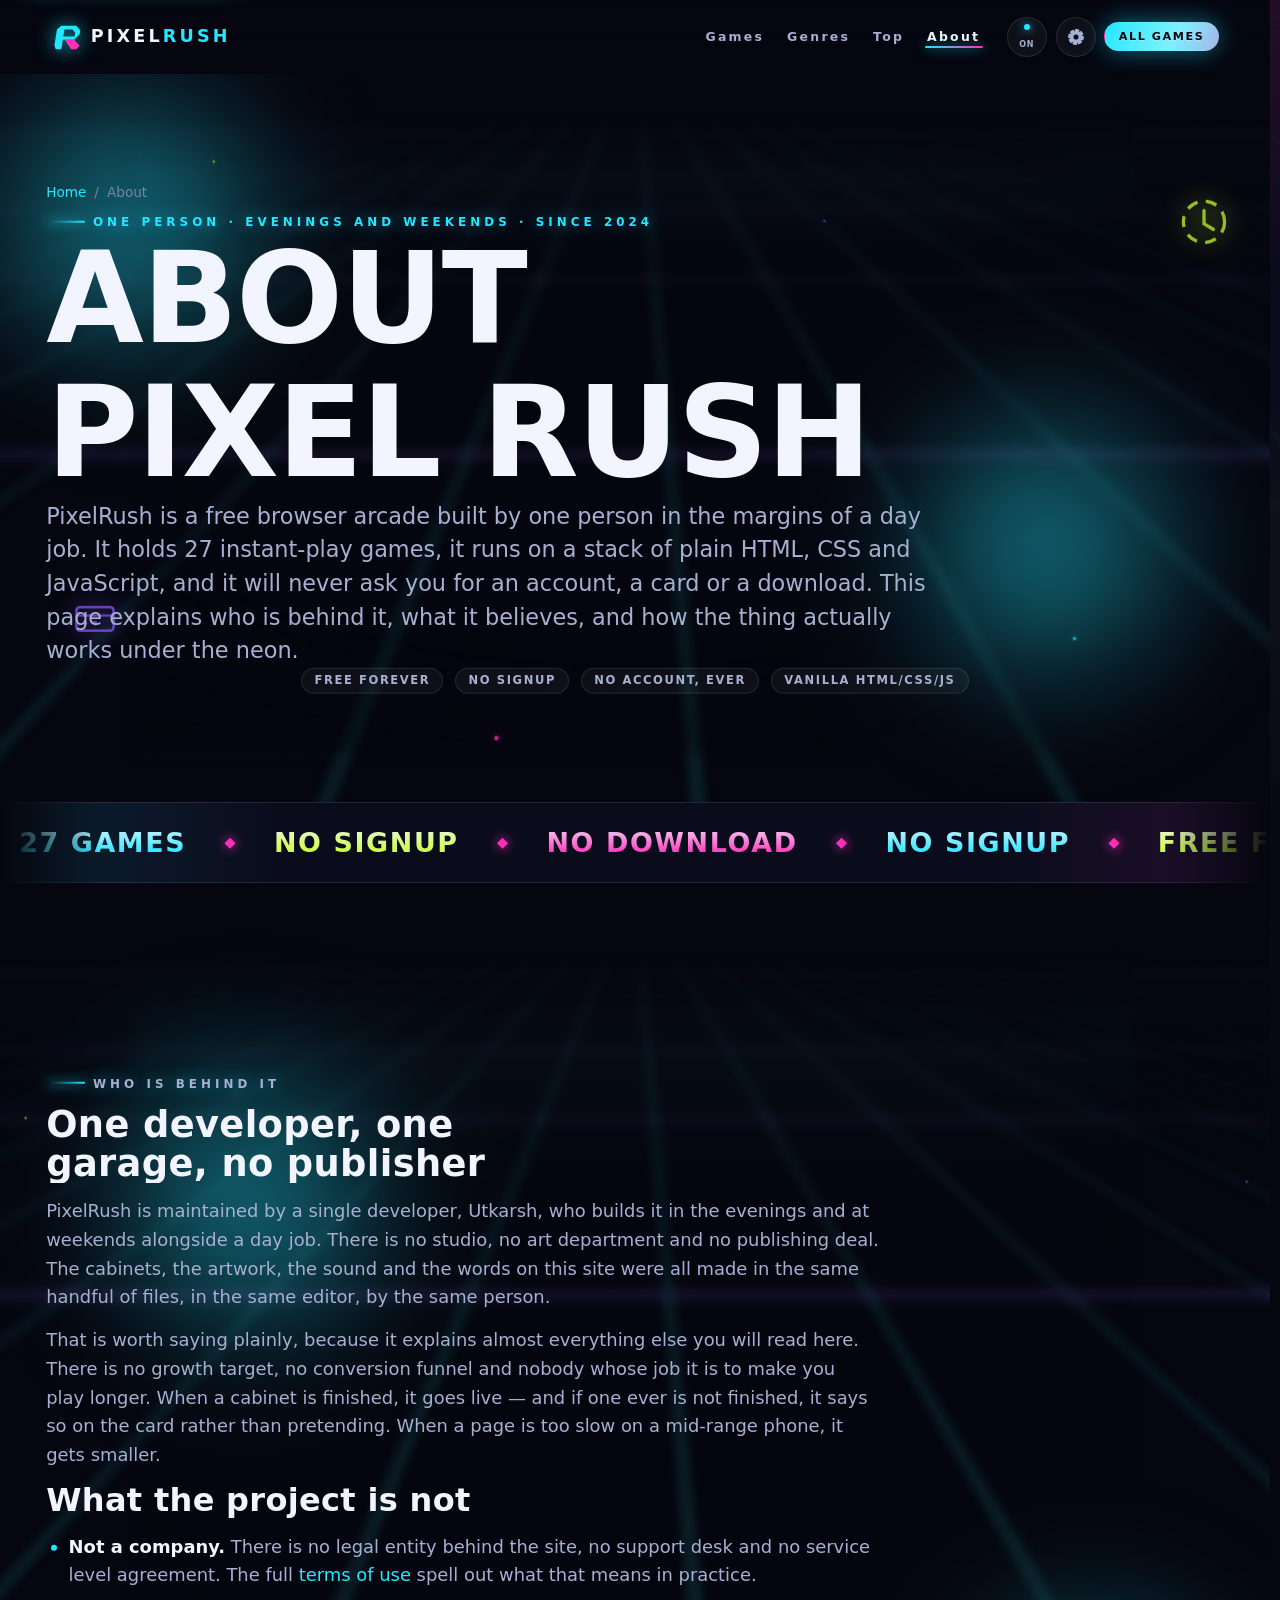
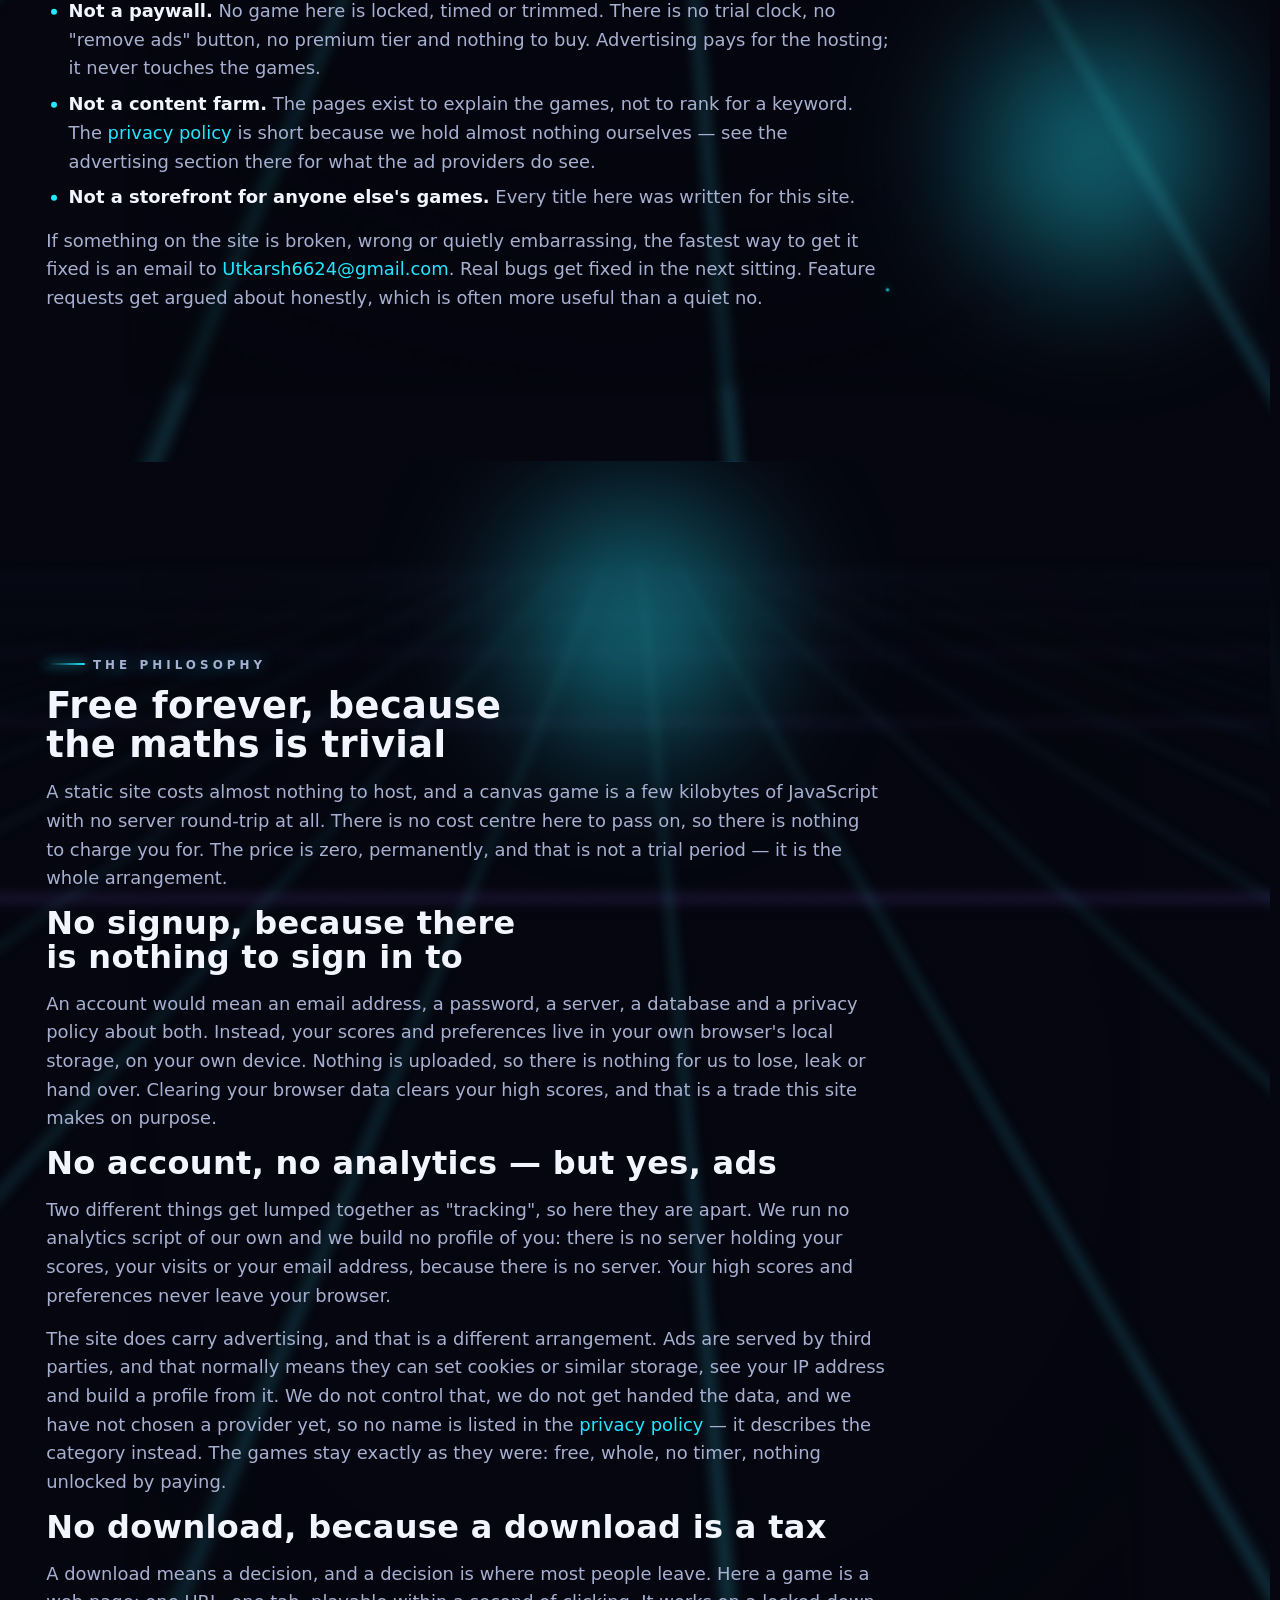
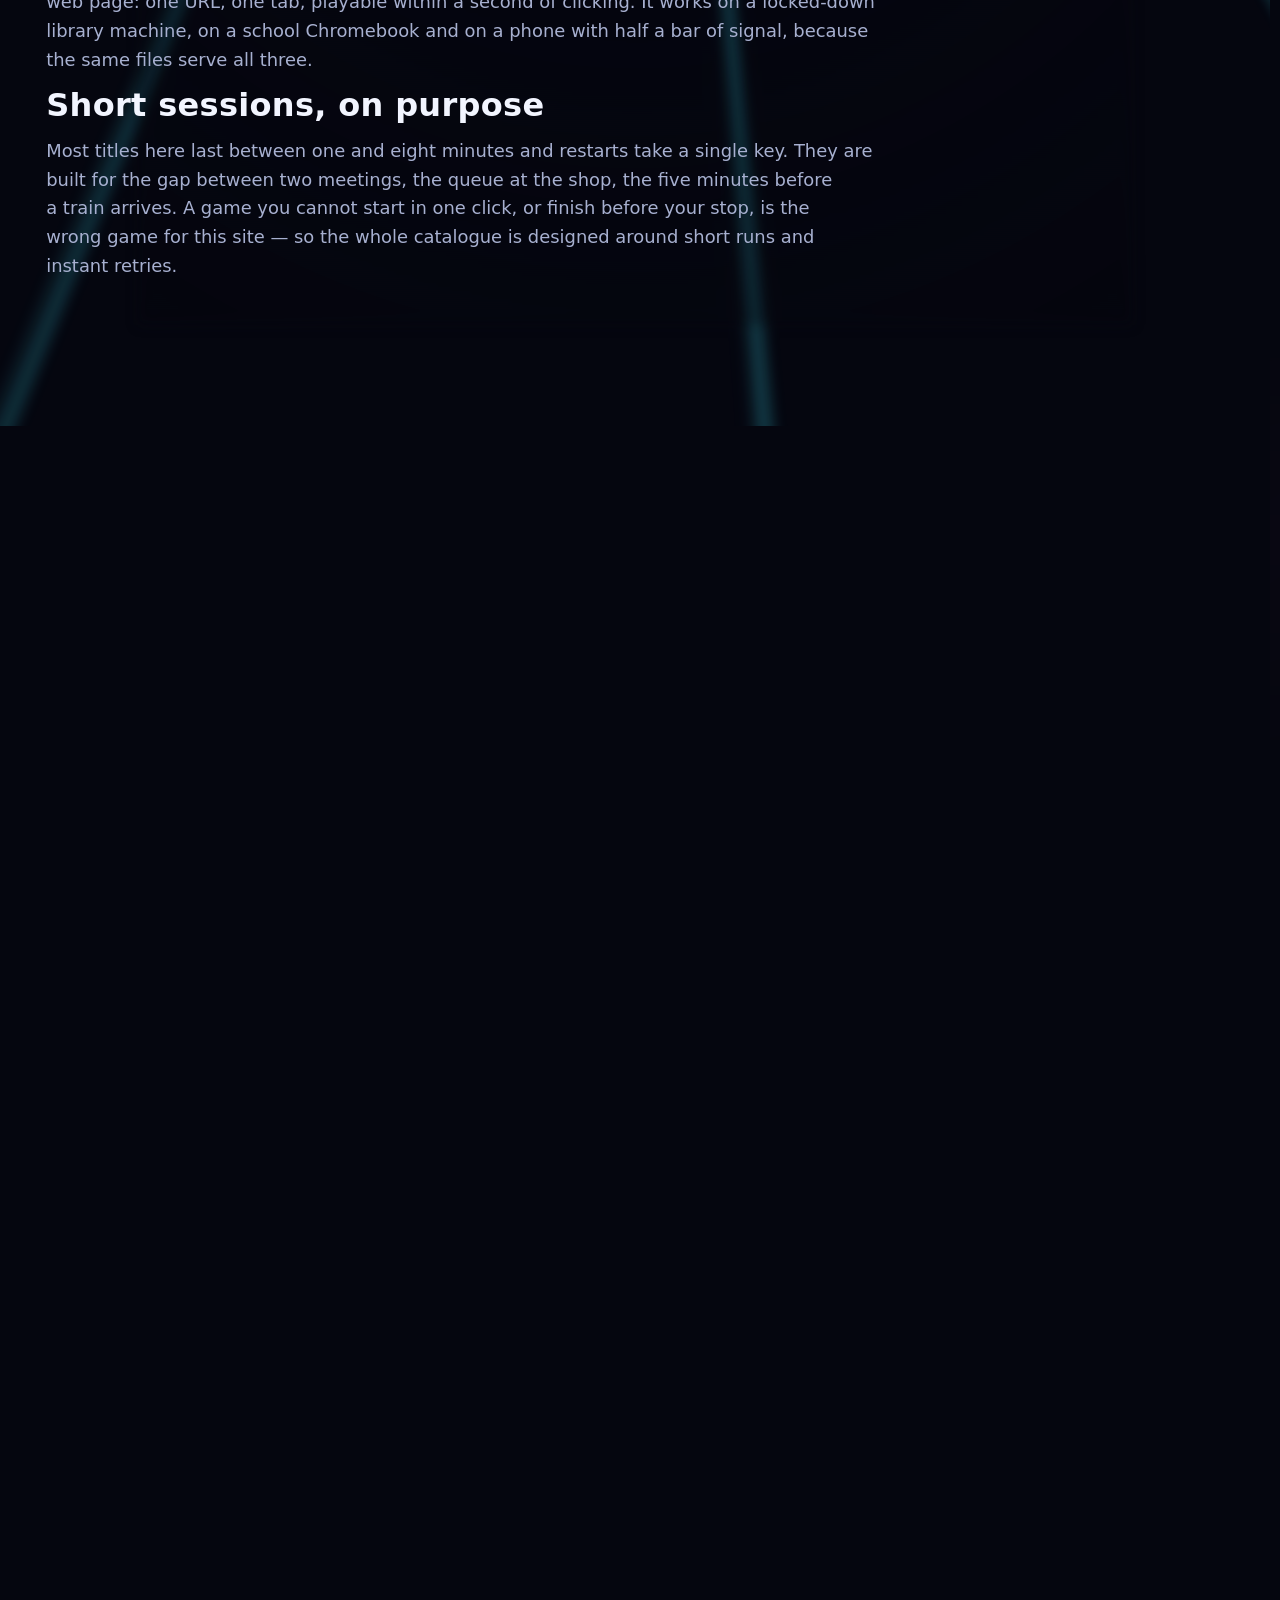
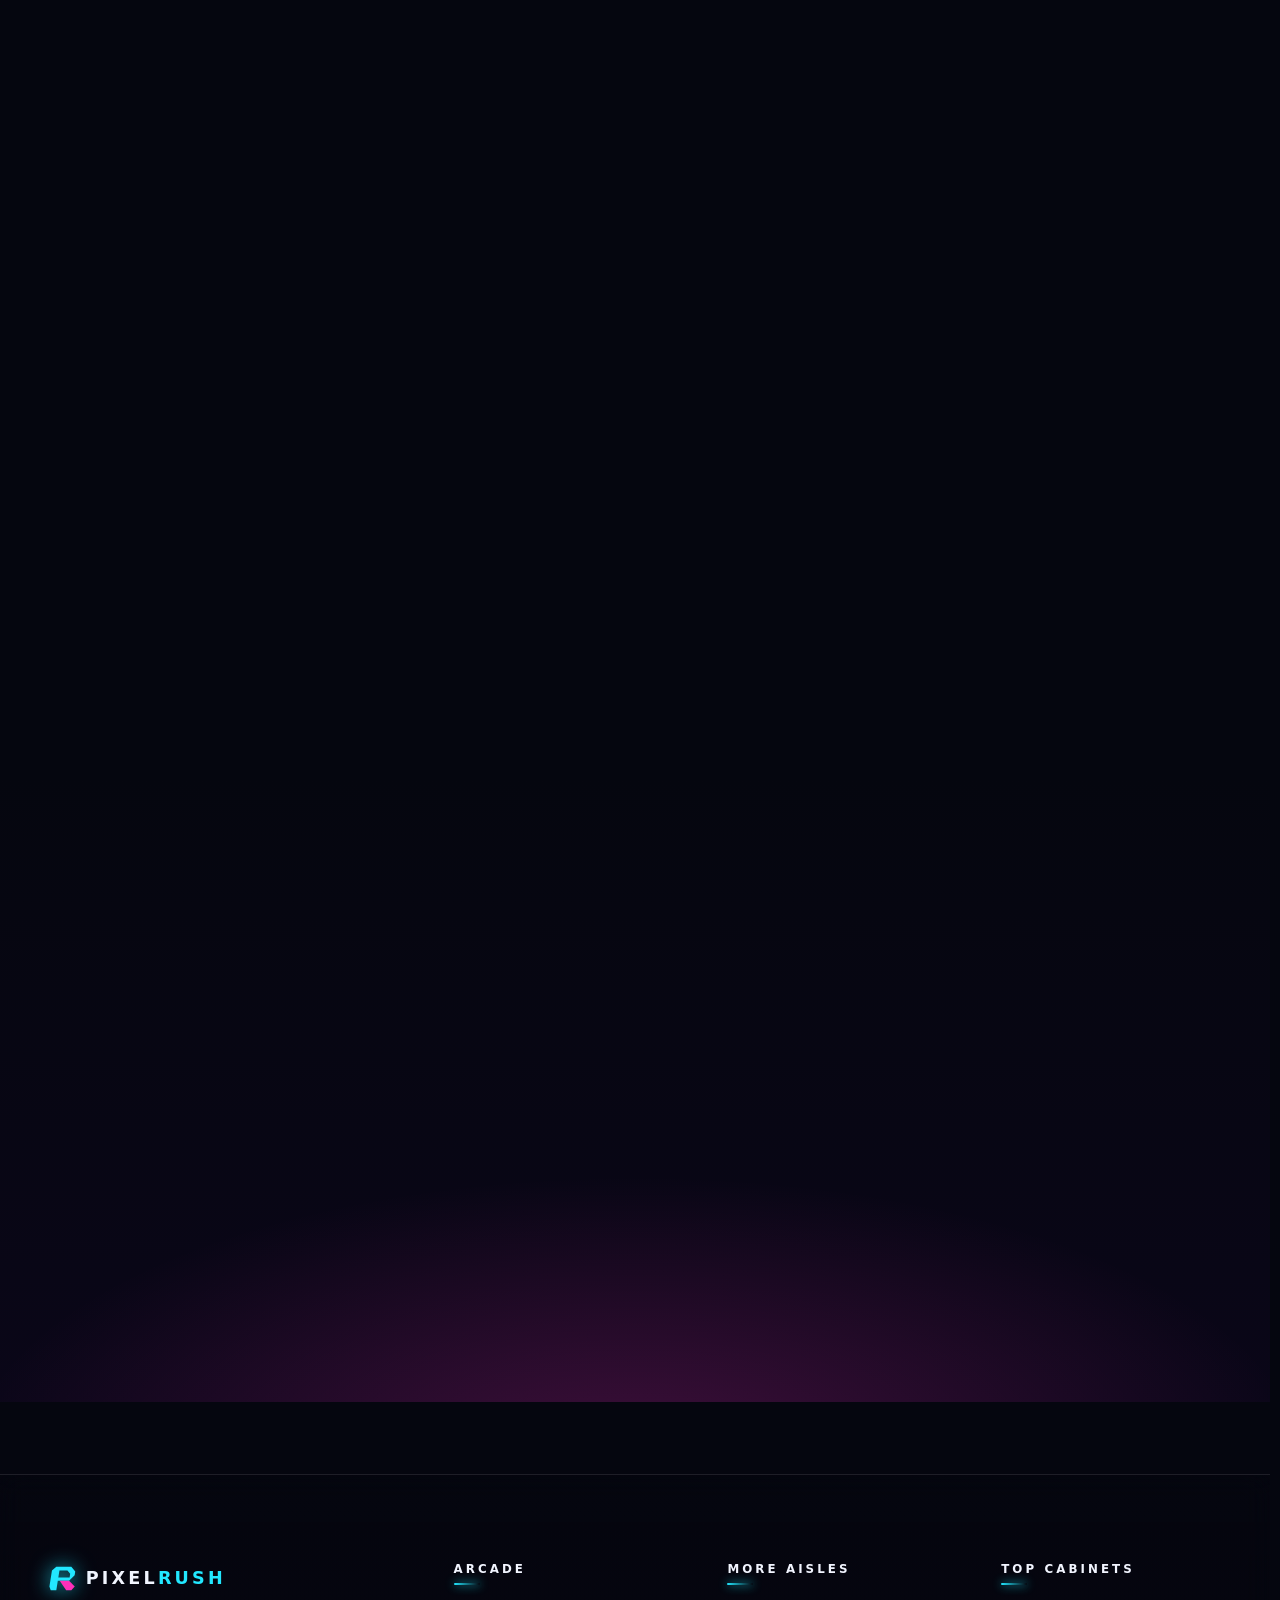
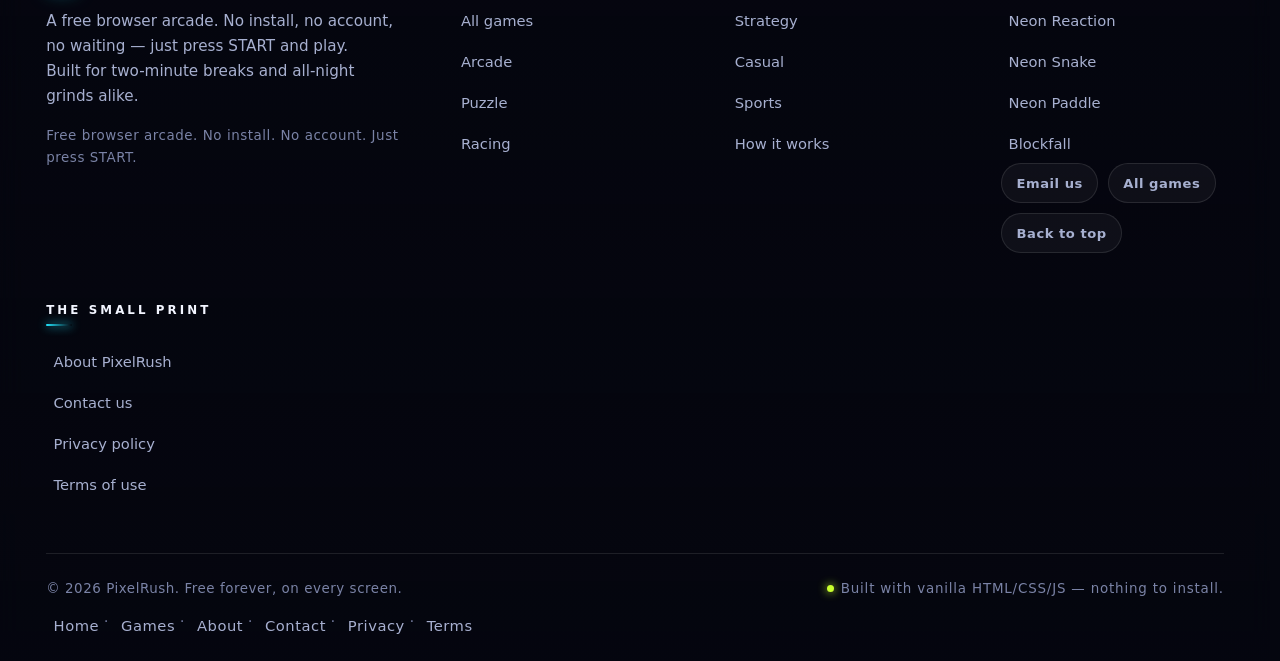
<file: about.html>
<!DOCTYPE html>
<html lang="en">
<!--
  about.html — the "who is behind this" page.

  Head order matters and is deliberate:
    1. charset + viewport   (must be first; viewport-fit=cover for notched phones)
    2. SEO identity         (title, description, canonical, Open Graph, Twitter, robots)
    3. theme-color + icon + manifest + font preconnects
    4. inline reduced-motion guard (must precede the stylesheets it overrides)
    5. stylesheets in cascade order: base -> scenes (page furniture) -> games
    6. JSON-LD @graph (see qa/SEO-GUIDE.md for the entity contract)

  Body below is a sequence of full-bleed <section class="scene"> blocks, each
  built from the shared depth/parallax layer system.
-->
<head>
<meta charset="utf-8">
<meta name="viewport" content="width=device-width,initial-scale=1,viewport-fit=cover">
<title>About PixelRush — The Hobby Project Behind the Free Browser Arcade</title>
<meta name="description" content="PixelRush is an independent hobby project: a free browser arcade built with vanilla HTML, CSS and JavaScript. No signup, no download, plays in one tap. Here is who builds it, how it works and what is next.">
<link rel="canonical" href="https://pixel-rush-delta.vercel.app/about.html">
<meta name="theme-color" content="#05060f">
<meta name="og:type" content="website">
<meta name="og:title" content="About PixelRush — An Independent Hobby Arcade">
<meta name="og:description" content="Who builds PixelRush, why it is free forever, how the canvas games and the depth/parallax layer system work, and what is live, what is still being built, and how the canvas games and the depth layer system work.">
<meta property="og:type" content="website">
<meta property="og:title" content="About PixelRush — The Hobby Project Behind the Arcade">
<meta property="og:description" content="PixelRush is an independent hobby project: a free browser arcade built with vanilla HTML, CSS and JavaScript. No signup, no download, plays in one tap. Here is who builds it, how it works and what is next.">
<meta property="og:url" content="https://pixel-rush-delta.vercel.app/about.html">
<meta property="og:site_name" content="PixelRush">
<meta property="og:image" content="https://pixel-rush-delta.vercel.app/og.jpg">
<meta name="twitter:card" content="summary_large_image">
<meta name="keywords" content="about pixel rush, free browser arcade, indie game project, no signup games, accessible browser games">
<meta name="robots" content="index,follow">
<link rel="icon" href="favicon.svg" type="image/svg+xml">
<link rel="manifest" href="manifest.webmanifest">
<link rel="preconnect" href="https://fonts.googleapis.com">
<link rel="preconnect" href="https://fonts.gstatic.com" crossorigin>
  <!-- Reduced-motion guard: reveal states must never depend on a stylesheet that has not loaded yet. -->
  <style id="rm-guard">@media (prefers-reduced-motion: reduce){html.js-motion [data-animate],html.js-motion .reveal,html.js-motion [data-depth]{opacity:1!important;transform:none!important;filter:none!important;clip-path:none!important;animation:none!important}}</style>
<link rel="stylesheet" href="css/base.css">
<link rel="stylesheet" href="css/scenes.css">
<link rel="stylesheet" href="css/games.css">

<!-- ==========================================================================
     Structured data — one @graph so this page joins the site's entity graph.
     about.html is the AboutPage node. It references the shared #website and
     #organization entities by @id only (they are declared in full on
     index.html) and declares its own #webpage node, per qa/SEO-GUIDE.md.
     Values below are the canonical site identity; game-level VideoGame nodes
     live on games.html / play.html and are not repeated here.
     ========================================================================== -->
<script type="application/ld+json">
{
  "@context": "https://schema.org",
  "@graph": [
    {
      "@type": "WebSite",
      "@id": "https://pixel-rush-delta.vercel.app/#website",
      "url": "https://pixel-rush-delta.vercel.app/",
      "name": "PixelRush",
      "inLanguage": "en",
      "description": "PixelRush is a free browser arcade. Twenty-seven instant-play canvas games — arcade, puzzle, racing, strategy, casual and sports. No download, no signup, plays in one tap.",
      "publisher": { "@id": "https://pixel-rush-delta.vercel.app/#organization" }
    },
    {
      "@type": "Organization",
      "@id": "https://pixel-rush-delta.vercel.app/#organization",
      "name": "PixelRush",
      "url": "https://pixel-rush-delta.vercel.app/",
      "description": "PixelRush is a free browser arcade. Twenty-seven instant-play canvas games — arcade, puzzle, racing, strategy, casual and sports. No download, no signup, plays in one tap.",
      "email": "mailto:Utkarsh6624@gmail.com",
      "logo": {
        "@type": "ImageObject",
        "url": "data:image/svg+xml,<svg xmlns='http://www.w3.org/2000/svg' viewBox='0 0 32 32'><rect width='32' height='32' rx='7' fill='%2305060f'/><path d='M8 9h4v5h8V9h4v14h-4v-5h-8v5H8z' fill='%2322e7ff'/></svg>"
      }
    },
    {
      "@type": "WebPage",
      "@id": "https://pixel-rush-delta.vercel.app/about.html#webpage",
      "url": "https://pixel-rush-delta.vercel.app/about.html",
      "name": "About PixelRush — The Hobby Project Behind the Free Browser Arcade",
      "description": "PixelRush is an independent hobby project: a free browser arcade built with vanilla HTML, CSS and JavaScript. No signup, no download, plays in one tap. Here is who builds it, how it works and what is next.",
      "inLanguage": "en",
      "isPartOf": { "@id": "https://pixel-rush-delta.vercel.app/#website" },
      "about": { "@id": "https://pixel-rush-delta.vercel.app/#organization" }
    },
    {
      "@type": "AboutPage",
      "@id": "https://pixel-rush-delta.vercel.app/about.html#aboutpage",
      "url": "https://pixel-rush-delta.vercel.app/about.html",
      "name": "About PixelRush — The Hobby Project Behind the Free Browser Arcade",
      "description": "PixelRush is an independent hobby project: a free browser arcade built with vanilla HTML, CSS and JavaScript. No signup, no download, plays in one tap. Here is who builds it, how it works and what is next.",
      "inLanguage": "en",
      "isPartOf": { "@id": "https://pixel-rush-delta.vercel.app/#website" },
      "mainEntity": { "@id": "https://pixel-rush-delta.vercel.app/about.html#webpage" },
      "about": { "@id": "https://pixel-rush-delta.vercel.app/#organization" }
    }
  ]
}
</script>
</head>
<body>
<!-- Set the motion class before first paint so the reveal animations and the
     reduced-motion guard in the head agree on the initial state. -->
<script>document.documentElement.classList.add('js-motion')</script>
<a class="skip-link" href="#main-content">Skip to main content</a>

<!-- ============================ NAV ============================ -->
<header class="nav" id="nav">
  <div class="nav__inner">
    <a class="nav__brand" href="index.html" aria-label="PixelRush — back to the home screen">
      <svg class="nav__logo" viewBox="0 0 64 64" width="34" height="34" aria-hidden="true" focusable="false"><path fill="#22e7ff" fill-rule="evenodd" d="M22,8 54,8 62.4,18 61.1,26 49.2,38 31.2,38 25.2,38 22,58 10,58 7.3,50 12.7,16ZM28.7,16 45.7,16 51.6,23 50.3,31 26.3,31Z"/><path fill="#ff2fb9" d="M29.2,38 49.2,38 61.3,50 54,58 43,58Z"/></svg>
      <span class="nav__logo-text">PIXEL<b>RUSH</b></span>
    </a>

    <nav class="nav__menu" id="nav-menu" aria-label="Primary">
      <a class="nav__link" href="games.html">Games</a>
      <a class="nav__link" href="index.html#genres">Genres</a>
      <a class="nav__link" href="index.html#games">Top</a>
      <a class="nav__link" href="about.html">About</a>
    </nav>

    <div class="nav__actions">
      <button class="motion-toggle" id="motion-toggle" type="button" aria-pressed="true" aria-label="Toggle motion and visual effects">
        <span class="motion-toggle__dot" aria-hidden="true"></span>
        <span class="motion-toggle__label" data-motion-label>ON</span>
      </button>
      
      <!-- Settings: cursor size + native-pointer escape hatch. Owned by js/engine.js. -->
      <div class="nav__setwrap" style="position:relative;display:inline-flex">
        <button class="nav__set" id="nav-settings" type="button" aria-expanded="false" aria-controls="nav-settings-panel" aria-label="Display settings"><svg viewBox="0 0 24 24" aria-hidden="true" focusable="false"><path fill-rule="evenodd" d="M22.52 13.29 21.53 16.65 18.45 16.03 20.24 18.67 18.53 20.35 15.45 22.02 13.71 19.41 13.11 22.54 10.71 22.52 7.35 21.53 7.97 18.45 5.33 20.24 3.65 18.53 1.98 15.45 4.59 13.71 1.46 13.11 1.48 10.71 2.47 7.35 5.55 7.97 3.76 5.33 5.47 3.65 8.55 1.98 10.29 4.59 10.89 1.46 13.29 1.48 16.65 2.47 16.03 5.55 18.67 3.76 20.35 5.47 22.02 8.55 19.41 10.29 22.54 10.89Z M15.4 12a3.4 3.4 0 1 0-6.8 0 3.4 3.4 0 1 0 6.8 0Z"/></svg></button>
        <div class="nav__panel" id="nav-settings-panel" role="dialog" aria-label="Display settings">
          <p class="nav__panel-title">Display</p>
          <button class="nav__switch" id="px-cursor-switch" type="button" role="switch" aria-checked="true">
            <span>Neon cursor</span><span class="nav__switch-track" aria-hidden="true"></span>
          </button>
          <p class="nav__hint">Turn this off to use your normal system pointer.</p>
          <div class="nav__row">
            <div class="nav__row-top"><span>Cursor size</span><span class="nav__row-val" id="px-size-val">MED</span></div>
            <div class="nav__seg" id="px-size-seg" role="group" aria-label="Cursor size">
              <button type="button" data-px-size="s" aria-checked="false">S</button>
              <button type="button" data-px-size="m" aria-checked="true">M</button>
              <button type="button" data-px-size="l" aria-checked="false">L</button>
              <button type="button" data-px-size="xl" aria-checked="false">XL</button>
            </div>
          </div>
          <button class="nav__switch" id="px-motion-switch" type="button" role="switch" aria-checked="true">
            <span>Animations</span><span class="nav__switch-track" aria-hidden="true"></span>
          </button>
        </div>
      </div>
      <a class="btn btn--primary nav__cta" href="games.html">All games</a>
      <button class="nav__toggle" id="nav-toggle" type="button" aria-expanded="false" aria-controls="nav-menu" aria-label="Open the menu">
        <span class="nav__burger" aria-hidden="true"></span>
      </button>
    </div>
  </div>
</header>

<main id="main-content">

  <!--
    HOW THE SCENE LAYER SYSTEM WORKS (repeated in every section below)
      .scene         a full-bleed section that owns its own background stack
      .layer         one plane, depth-0 (grid/scanlines, furthest) to
                     depth-5 (foreground particles, nearest). data-depth is the
                     parallax rate; one scroll value drives every plane.
      aria-hidden    every decorative plane is hidden from assistive tech.
      .layer--flow   REQUIRED on the plane that carries text. It cancels the
                     bleed inset the decorative planes need; without it the
                     section collapses and clips its own copy.
      data-animate   reveal state driven by js/site.js, never by a load-order
                     assumption about the stylesheet.
  -->

  <!-- ============================ HERO ============================ -->
  <section class="scene" id="about-hero" aria-labelledby="about-hero-title">
    <div class="layer depth-0" data-depth="0" aria-hidden="true">
      <div class="grid-plane"></div>
      <div class="scanlines"></div>
      <div class="vignette"></div>
    </div>
    <div class="layer depth-1" data-depth="1" aria-hidden="true">
      <span class="glow-blob" style="--x:8%;--y:22%;--c:var(--cyan);--dur:27s"></span>
      <span class="glow-blob" style="--x:84%;--y:64%;--c:var(--magenta);--dur:33s;--delay:-12s"></span>
    </div>
    <div class="layer depth-2" data-depth="2" aria-hidden="true">
      <span class="shard" style="--x:12%;--y:70%;--s:54px;--c:var(--violet);--dur:9s">
        <svg viewBox="0 0 64 64" width="100%" height="100%" focusable="false"><rect x="10" y="18" width="44" height="28" rx="4" fill="none" stroke="currentColor" stroke-width="3"/><path d="M10 28h44" stroke="currentColor" stroke-width="2.5"/><circle cx="20" cy="37" r="2.6" fill="currentColor"/><circle cx="32" cy="37" r="2.6" fill="currentColor"/></svg>
      </span>
      <span class="shard" style="--x:90%;--y:26%;--s:60px;--c:var(--acid);--dur:11s;--delay:-4s">
        <svg viewBox="0 0 64 64" width="100%" height="100%" focusable="false"><circle cx="32" cy="32" r="22" fill="none" stroke="currentColor" stroke-width="3.5" stroke-dasharray="12 9"/><path d="M32 20v14l10 6" fill="none" stroke="currentColor" stroke-width="3.5" stroke-linecap="round"/></svg>
      </span>
    </div>
    <div class="layer depth-5" data-depth="5" aria-hidden="true">
      <i class="particle" style="--p-left:7%;--p-top:64%;--p-size:3px;--p-dur:11s;--p-delay:0s;--p-color:var(--cyan)"></i>
      <i class="particle" style="--p-left:23%;--p-top:22%;--p-size:2px;--p-dur:14s;--p-delay:-3s;--p-color:var(--acid)"></i>
      <i class="particle" style="--p-left:41%;--p-top:80%;--p-size:4px;--p-dur:10s;--p-delay:-6s;--p-color:var(--magenta)"></i>
      <i class="particle" style="--p-left:62%;--p-top:28%;--p-size:2px;--p-dur:13s;--p-delay:-2s;--p-color:var(--violet)"></i>
      <i class="particle" style="--p-left:78%;--p-top:70%;--p-size:3px;--p-dur:12.5s;--p-delay:-7s;--p-color:var(--cyan)"></i>
      <i class="particle" style="--p-left:92%;--p-top:36%;--p-size:2px;--p-dur:15s;--p-delay:-4s;--p-color:var(--orange)"></i>
    </div>

    <div class="layer layer--flow depth-4" data-depth="4">
      <div class="scene__inner shell">
        <!-- Mirrors the page hierarchy expressed in the JSON-LD @graph. -->
        <nav class="breadcrumb" aria-label="Breadcrumb">
          <a href="index.html">Home</a><span aria-hidden="true">/</span><span aria-current="page">About</span>
        </nav>
        <p class="eyebrow" data-animate="fade-up">One person · evenings and weekends · since 2024</p>
        <h1 id="about-hero-title" data-animate="wipe-up">ABOUT PIXEL RUSH</h1>
        <p class="lead" data-animate="fade-up">PixelRush is a free browser arcade built by one person in the margins of a
          day job. It holds 27 instant-play games, it runs on a stack of plain HTML, CSS and JavaScript, and it will
          never ask you for an account, a card or a download. This page explains who is behind it, what it believes,
          and how the thing actually works under the neon.</p>
        <p class="u-row u-row--center" data-animate="stagger-children">
          <span class="chip">Free forever</span>
          <span class="chip">No signup</span>
          <span class="chip">No account, ever</span>
          <span class="chip">Vanilla HTML/CSS/JS</span>
        </p>
      </div>
    </div>
  </section>

  <!-- ============================ TICKER ============================ -->
  <div class="ticker" aria-hidden="true">
    <div class="ticker__track">
      <span class="ticker__set">
        <span class="ticker__item">27 games</span><span class="ticker__sep">◆</span>
        <span class="ticker__item">No signup</span><span class="ticker__sep">◆</span>
        <span class="ticker__item">No download</span><span class="ticker__sep">◆</span>
        <span class="ticker__item">No signup</span><span class="ticker__sep">◆</span>
        <span class="ticker__item">Free forever</span><span class="ticker__sep">◆</span>
        <span class="ticker__item">Vanilla JS</span><span class="ticker__sep">◆</span>
      </span>
      <span class="ticker__set">
        <span class="ticker__item">27 games</span><span class="ticker__sep">◆</span>
        <span class="ticker__item">No signup</span><span class="ticker__sep">◆</span>
        <span class="ticker__item">No download</span><span class="ticker__sep">◆</span>
        <span class="ticker__item">No signup</span><span class="ticker__sep">◆</span>
        <span class="ticker__item">Free forever</span><span class="ticker__sep">◆</span>
        <span class="ticker__item">Vanilla JS</span><span class="ticker__sep">◆</span>
      </span>
    </div>
  </div>
  <!-- The ticker is decorative (aria-hidden), so the same promise is restated
       here for screen-reader users in prose form. -->
  <p class="sr-only">PixelRush is free forever, with no signup, no download and no paywall. The games are
    never paywalled and there is no premium tier, but the site now carries advertising.</p>

  <!-- ============================ WHO IS BEHIND IT ============================ -->
  <section class="scene" id="who" aria-labelledby="who-title">
    <div class="layer depth-0" data-depth="0" aria-hidden="true">
      <div class="grid-plane"></div>
      <div class="scanlines"></div>
      <div class="vignette"></div>
    </div>
    <div class="layer depth-1" data-depth="1" aria-hidden="true">
      <span class="glow-blob" style="--x:18%;--y:28%;--c:var(--acid);--dur:30s"></span>
      <span class="glow-blob" style="--x:88%;--y:72%;--c:var(--cyan);--dur:26s;--delay:-9s"></span>
    </div>

    <div class="layer layer--flow depth-4" data-depth="4">
      <div class="scene__inner shell">
        <article class="seo-block">
          <p class="eyebrow" data-animate="fade-up">Who is behind it</p>
          <h2 id="who-title" data-animate="wipe-up">One developer, one garage, no publisher</h2>

          <p data-animate="fade-up">PixelRush is maintained by a single developer, Utkarsh, who builds it in the
            evenings and at weekends alongside a day job. There is no studio, no art department and no publishing
            deal. The cabinets, the artwork, the sound and the words on this site were all made in the same handful of
            files, in the same editor, by the same person.</p>

          <p data-animate="fade-up">That is worth saying plainly, because it explains almost everything else you will
            read here. There is no growth target, no conversion funnel and nobody whose job it is to make you play
            longer. When a cabinet is finished, it goes live — and if one ever is not finished, it says
            so on the card rather than pretending. When a page is too slow on a mid-range phone, it gets smaller.</p>

          <h3 data-animate="fade-up">What the project is not</h3>
          <ul data-animate="stagger-children">
            <li><strong>Not a company.</strong> There is no legal entity behind the site, no support desk and no service
              level agreement. The full <a href="terms.html">terms of use</a> spell out what that means in practice.</li>
            <li><strong>Not a paywall.</strong> No game here is locked, timed or trimmed. There is no trial clock, no
              "remove ads" button, no premium tier and nothing to buy. Advertising pays for the hosting; it never
              touches the games.</li>
            <li><strong>Not a content farm.</strong> The pages exist to explain the games, not to rank for a keyword.
              The <a href="privacy.html">privacy policy</a> is short because we hold almost nothing ourselves — see
              the advertising section there for what the ad providers do see.</li>
            <li><strong>Not a storefront for anyone else's games.</strong> Every title here was written for this site.</li>
          </ul>

          <p data-animate="fade-up">If something on the site is broken, wrong or quietly embarrassing, the fastest way to
            get it fixed is an email to <a href="mailto:Utkarsh6624@gmail.com">Utkarsh6624@gmail.com</a>. Real bugs get
            fixed in the next sitting. Feature requests get argued about honestly, which is often more useful than a
            quiet no.</p>
        </article>
      </div>
    </div>

    <div class="layer depth-5" data-depth="5" aria-hidden="true">
      <i class="particle" style="--p-left:11%;--p-top:26%;--p-size:2px;--p-dur:12s;--p-delay:-4s;--p-color:var(--acid)"></i>
      <i class="particle" style="--p-left:66%;--p-top:74%;--p-size:3px;--p-dur:10s;--p-delay:-8s;--p-color:var(--cyan)"></i>
      <i class="particle" style="--p-left:89%;--p-top:30%;--p-size:2px;--p-dur:14s;--p-delay:-1s;--p-color:var(--violet)"></i>
    </div>
  </section>

  <!-- ============================ PHILOSOPHY ============================ -->
  <section class="scene" id="philosophy" aria-labelledby="philosophy-title">
    <div class="layer depth-0" data-depth="0" aria-hidden="true">
      <div class="grid-plane"></div>
      <div class="vignette"></div>
    </div>
    <div class="layer depth-1" data-depth="1" aria-hidden="true">
      <span class="glow-blob" style="--x:50%;--y:12%;--c:var(--magenta);--dur:32s"></span>
    </div>

    <div class="layer layer--flow depth-4" data-depth="4">
      <div class="scene__inner shell">
        <article class="seo-block">
          <p class="eyebrow" data-animate="fade-up">The philosophy</p>
          <h2 id="philosophy-title" data-animate="wipe-up">Free forever, because the maths is trivial</h2>

          <p data-animate="fade-up">A static site costs almost nothing to host, and a canvas game is a few kilobytes of
            JavaScript with no server round-trip at all. There is no cost centre here to pass on, so there is nothing
            to charge you for. The price is zero, permanently, and that is not a trial period — it is the whole
            arrangement.</p>

          <h3 data-animate="fade-up">No signup, because there is nothing to sign in to</h3>
          <p data-animate="fade-up">An account would mean an email address, a password, a server, a database and a
            privacy policy about both. Instead, your scores and preferences live in your own browser's local storage,
            on your own device. Nothing is uploaded, so there is nothing for us to lose, leak or hand over. Clearing
            your browser data clears your high scores, and that is a trade this site makes on purpose.</p>

          <h3 data-animate="fade-up">No account, no analytics — but yes, ads</h3>
          <p data-animate="fade-up">Two different things get lumped together as "tracking", so here they are apart. We
            run no analytics script of our own and we build no profile of you: there is no server holding your
            scores, your visits or your email address, because there is no server. Your high scores and preferences
            never leave your browser.</p>
          <p data-animate="fade-up">The site does carry advertising, and that is a different arrangement. Ads are
            served by third parties, and that normally means they can set cookies or similar storage, see your IP
            address and build a profile from it. We do not control that, we do not get handed the data, and we have
            not chosen a provider yet, so no name is listed in the
            <a href="privacy.html">privacy policy</a> — it describes the category instead. The games stay exactly as
            they were: free, whole, no timer, nothing unlocked by paying.</p>

          <h3 data-animate="fade-up">No download, because a download is a tax</h3>
          <p data-animate="fade-up">A download means a decision, and a decision is where most people leave. Here a game is
            a web page: one URL, one tab, playable within a second of clicking. It works on a locked-down library
            machine, on a school Chromebook and on a phone with half a bar of signal, because the same files serve all
            three.</p>

          <h3 data-animate="fade-up">Short sessions, on purpose</h3>
          <p data-animate="fade-up">Most titles here last between one and eight minutes and restarts take a single key.
            They are built for the gap between two meetings, the queue at the shop, the five minutes before a train
            arrives. A game you cannot start in one click, or finish before your stop, is the wrong game for this
            site — so the whole catalogue is designed around short runs and instant retries.</p>
        </article>
      </div>
    </div>
  </section>

  <!-- ============================ TECHNICAL APPROACH ============================ -->
  <section class="scene" id="tech" aria-labelledby="tech-title">
    <div class="layer depth-0" data-depth="0" aria-hidden="true">
      <div class="grid-plane"></div>
      <div class="scanlines"></div>
      <div class="vignette"></div>
    </div>
    <div class="layer depth-1" data-depth="1" aria-hidden="true">
      <span class="glow-blob" style="--x:14%;--y:34%;--c:var(--cyan);--dur:28s"></span>
      <span class="glow-blob" style="--x:80%;--y:70%;--c:var(--violet);--dur:34s;--delay:-15s"></span>
    </div>

    <div class="layer layer--flow depth-4" data-depth="4">
      <div class="scene__inner shell">
        <article class="seo-block">
          <p class="eyebrow" data-animate="fade-up">Under the neon</p>
          <h2 id="tech-title" data-animate="wipe-up">How the arcade is actually built</h2>

          <p data-animate="fade-up">No framework, no bundler, no build step. If you clone the repository and open
            <code>index.html</code> in a text editor, what you read is what the browser gets. There is no compiler to
            install, no dependency tree to audit and no toolchain that can break on a new release. The whole site is
            HTML documents, three stylesheets and two scripts.</p>

          <h3 data-animate="fade-up">Static files, served as-is</h3>
          <p data-animate="fade-up">Every page is a plain <code>.html</code> file with its own title, description and
            canonical URL, so each one can be linked, bookmarked and indexed on its own. There is no server rendering,
            no client-side router and no single-page-app shell. A page is either served or it is not, and it is
            readable with JavaScript switched off.</p>

          <h3 data-animate="fade-up">Canvas games with a shared player shell</h3>
          <p data-animate="fade-up">The games themselves are drawn on an HTML canvas and driven by a
            <code>requestAnimationFrame</code> loop with a fixed logical resolution, so they scale cleanly from a
            360&nbsp;px phone to a large monitor without blurring. The page they live on, <a href="play.html">play.html</a>,
            is a shared shell: it reads the game name from the address, loads that one game file, and adds the frame
            chrome, the pause behaviour and the score readout. New games plug into the shell rather than shipping
            their own page.</p>

          <h3 data-animate="fade-up">Scores live in localStorage</h3>
          <p data-animate="fade-up">Personal bests, the games you have played and your motion preference are stored
            under namespaced keys in your browser's local storage. Nothing is sent anywhere. The upside is instant
            load and zero latency; the trade-off is that scores follow the device, not the person, and a private
            window or a cleared cache wipes them. That trade is the price of having no account and no server.</p>

          <h3 data-animate="fade-up">The depth and parallax layer system</h3>
          <p data-animate="fade-up">Each full-bleed section is a <code>.scene</code> containing stacked
            <code>.layer</code> elements, numbered <code>depth-0</code> to <code>depth-5</code>. On scroll, one
            transform per layer is written from a single value, so the grid horizon, the glow blobs, the floating
            shards, the copy plane and the foreground particles move at different rates over one shared number. It is
            a fake third dimension made of about forty lines of JavaScript, and it costs no images: the artwork is
            CSS gradients and inline SVG.</p>

          <p data-animate="fade-up">The layers that carry text are marked <code>layer--flow</code>. That single class
            opts them out of the bleed inset the decorative layers need, and it is the reason the prose on this page is
            positioned normally instead of being dragged off-screen.</p>
        </article>

        <!-- Counted on scroll to data-count-to; the "0" is the pre-animation
             value, and the sr-only paragraph below carries the same figures
             as prose so the numbers are not motion- or screen-reader-only. -->
        <ul class="stats__grid" data-animate="stagger-children">
          <li class="stat" style="--c:var(--cyan)">
            <span class="stat__num" data-count-to="0">0</span>
            <span class="stat__label">Analytics scripts we run</span>
          </li>
          <li class="stat" style="--c:var(--magenta)">
            <span class="stat__num" data-count-to="3">0</span>
            <span class="stat__label">Stylesheets, total</span>
          </li>
          <li class="stat" style="--c:var(--acid)">
            <span class="stat__num" data-count-to="6">0</span>
            <span class="stat__label">Parallax depth layers</span>
          </li>
          <li class="stat" style="--c:var(--orange)">
            <span class="stat__num" data-count-to="0">0</span>
            <span class="stat__label">Build steps before deploy</span>
          </li>
        </ul>
        <p class="sr-only">The whole site is three stylesheets and two scripts, with six parallax depth layers, zero
          analytics scripts of our own and zero build steps. Advertising is served by third parties, as set out in
          the privacy policy.</p>
      </div>
    </div>
  </section>

  <!-- ============================ ACCESSIBILITY ============================ -->
  <section class="scene" id="accessibility" aria-labelledby="accessibility-title">
    <div class="layer depth-0" data-depth="0" aria-hidden="true">
      <div class="grid-plane"></div>
      <div class="vignette"></div>
    </div>
    <div class="layer depth-1" data-depth="1" aria-hidden="true">
      <span class="glow-blob" style="--x:20%;--y:70%;--c:var(--acid);--dur:29s"></span>
    </div>

    <div class="layer layer--flow depth-4" data-depth="4">
      <div class="scene__inner shell">
        <article class="seo-block">
          <p class="eyebrow" data-animate="fade-up">Accessibility</p>
          <h2 id="accessibility-title" data-animate="wipe-up">What we promise, and how it is enforced</h2>

          <p data-animate="fade-up">A neon arcade is exactly the kind of site that gets built with motion everywhere,
            low contrast and zero keyboard support. These are the commitments that stop that happening, and the
            mechanism behind each one.</p>

          <h3 data-animate="fade-up">Reduced motion is respected, and testable</h3>
          <p data-animate="fade-up">Every decorative animation — parallax, drifting shards, floating particles, the
            scrolling ticker — is switched off when the operating system asks for reduced motion. Reveal animations
            resolve to their final state immediately, so nothing is ever left invisible. There is also a motion toggle
            in the header, so you can switch the whole thing off yourself; your choice is remembered on this device.</p>

          <h3 data-animate="fade-up">Keyboard first, on every cabinet</h3>
          <p data-animate="fade-up">Every game is playable with a keyboard alone: arrows or WASD to move, space to act,
            R to restart, P to pause. No action is mouse-only, and focus order follows the visual order, so tabbing
            through a page reads it top to bottom. Focus rings are visible by default and are never removed in favour
            of a custom effect.</p>

          <h3 data-animate="fade-up">Screen readers get the real content</h3>
          <p data-animate="fade-up">Decorative layers are hidden from assistive technology, so a screen reader hears
            headings and paragraphs rather than a pile of empty divs. Each page has one <code>h1</code>, heading levels
            never skip, every link describes its destination out loud — "Play Neon Snake", not "click here" — and every
            icon-only control carries a label. A skip link is the first thing in the document, so the navigation is
            one keypress away.</p>

          <h3 data-animate="fade-up">Contrast that survives the glow</h3>
          <p data-animate="fade-up">Neon on near-black looks better at low contrast, so the type scale is tuned until
            body copy and the dimmer labels clear the contrast thresholds rather than stopping at what looks moody.
            Colour is never the only signal: genre, difficulty and run length are all written out in text, and the
            state of a cabinet is always written out, never signalled by colour alone.</p>

          <h3 data-animate="fade-up">Mobile-first and honest about it</h3>
          <p data-animate="fade-up">The layout is built for a 360&nbsp;px phone first and widened from there, so nothing
            scrolls sideways on a small screen. Touch targets are large enough for a thumb in a moving queue, pointer
            actions never depend on hover, and the games accept touch, mouse and keyboard without a mode switch.</p>
        </article>
      </div>
    </div>
  </section>

  <!-- ============================ HOW IT GOT HERE ============================ -->
  <section class="scene" id="history" aria-labelledby="history-title">
    <div class="layer depth-0" data-depth="0" aria-hidden="true">
      <div class="grid-plane"></div>
      <div class="scanlines"></div>
      <div class="vignette"></div>
    </div>
    <div class="layer depth-1" data-depth="1" aria-hidden="true">
      <span class="glow-blob" style="--x:50%;--y:84%;--c:var(--cyan);--dur:31s"></span>
      <span class="glow-blob" style="--x:16%;--y:20%;--c:var(--magenta);--dur:27s;--delay:-11s"></span>
    </div>
    <div class="layer depth-2" data-depth="2" aria-hidden="true">
      <span class="shard" style="--x:9%;--y:44%;--s:50px;--c:var(--acid);--dur:8.5s">
        <svg viewBox="0 0 64 64" width="100%" height="100%" focusable="false"><path d="M14 8h36v48H14z" fill="none" stroke="currentColor" stroke-width="3"/><path d="M22 20h20M22 32h20M22 44h12" stroke="currentColor" stroke-width="3" stroke-linecap="round"/></svg>
      </span>
      <span class="shard" style="--x:92%;--y:56%;--s:56px;--c:var(--orange);--dur:10.5s;--delay:-6s">
        <svg viewBox="0 0 64 64" width="100%" height="100%" focusable="false"><path d="M8 46 24 20l10 16 8-10 14 20z" fill="currentColor" opacity=".2" stroke="currentColor" stroke-width="2.5" stroke-linejoin="round"/></svg>
      </span>
    </div>

    <div class="layer layer--flow depth-4" data-depth="4">
      <div class="scene__inner shell">
        <div class="section-head">
          <p class="eyebrow" data-animate="fade-up">How it got here</p>
          <h2 class="section-head__title" id="history-title" data-animate="wipe-up"><span>Four years,</span> <span class="accent">one file at a time</span></h2>
          <p class="section-head__sub" data-animate="fade-up">No launch date, no marketing push. The site grew the way a
            collection does: one cabinet finished, published, then the next one.</p>
        </div>

        <ol class="how__grid" data-animate="stagger-children">
          <li class="step" data-animate="clip-reveal" style="--c:var(--cyan)">
            <span class="step__num" aria-hidden="true">01</span>
            <h3 class="step__title">One HTML file and a grid</h3>
            <p class="step__text">The first cabinet was a single hand-written file with a moving square on a grid. It
              was playable on a laptop, unplayable on a phone, and it proved the whole idea: if a game is one file, the
              hosting is free and the page is fast.</p>
            <span class="step__kbd">2024 · the first prototype</span>
          </li>
          <li class="step" data-animate="clip-reveal" style="--c:var(--magenta)">
            <span class="step__num" aria-hidden="true">02</span>
            <h3 class="step__title">Neon, layers and the depth system</h3>
            <p class="step__text">The visual language came next: a synth horizon, glow blobs, floating shards and
              six parallax depth planes driven from a single scroll value. It looked like an arcade rather than a
              spreadsheet, and it cost nothing to serve because none of it is an image.</p>
            <span class="step__kbd">Late 2024 · the look</span>
          </li>
          <li class="step" data-animate="clip-reveal" style="--c:var(--acid)">
            <span class="step__num" aria-hidden="true">03</span>
            <h3 class="step__title">A shared player shell and a catalogue</h3>
            <p class="step__text">Rebuilding the same pause button, score readout and restart key for every game was
              the obvious waste, so all games moved into one shell and the library became a grid you could filter. The
              catalogue passed a dozen games and started behaving like an arcade floor.</p>
            <span class="step__kbd">2025 · the arcade</span>
          </li>
          <li class="step" data-animate="clip-reveal" style="--c:var(--orange)">
            <span class="step__num" aria-hidden="true">04</span>
            <h3 class="step__title">Accessibility and the small print</h3>
            <p class="step__text">Motion toggles, real focus rings, honest link text, a skip link and a privacy policy
              written in plain English. The site got quieter, faster and smaller, and it did not lose
              any of its character doing it.</p>
            <span class="step__kbd">2026 · today</span>
          </li>
        </ol>
      </div>
    </div>
  </section>

  <!-- ============================ ROADMAP ============================ -->
  <section class="scene" id="roadmap" aria-labelledby="roadmap-title">
    <div class="layer depth-0" data-depth="0" aria-hidden="true">
      <div class="grid-plane"></div>
      <div class="vignette"></div>
    </div>
    <div class="layer depth-1" data-depth="1" aria-hidden="true">
      <span class="glow-blob" style="--x:22%;--y:18%;--c:var(--violet);--dur:30s"></span>
      <span class="glow-blob" style="--x:86%;--y:76%;--c:var(--cyan);--dur:26s;--delay:-8s"></span>
    </div>

    <div class="layer layer--flow depth-4" data-depth="4">
      <div class="scene__inner shell">
        <div class="section-head">
          <p class="eyebrow" data-animate="fade-up">The roadmap</p>
          <h2 class="section-head__title" id="roadmap-title" data-animate="wipe-up"><span>Every cabinet is live</span> <span class="accent">— and every one is phone-playable</span></h2>
          <p class="section-head__sub" data-animate="fade-up">all twenty-seven cabinets are built, tested and clickable.
            Each one was played on a 390px touch screen as well as a desktop keyboard, so nothing here needs a mouse.</p>
        </div>

        <div class="u-grid u-grid--2" data-animate="stagger-children">
          <div class="card">
            <div class="seo-block">
              <h3>Live and playable — all twenty-seven</h3>
              <p>Every game in the library is finished. Open it and play without an account. A few to start on:</p>
              <ul>
                <li><a href="play.html?game=reaction">Neon Reaction</a> — a reflex drill that measures the gap between
                  seeing the signal and pressing the key.</li>
                <li><a href="play.html?game=snake">Neon Snake</a> — grow a light-streak through the grid until you
                  box yourself in.</li>
                <li><a href="play.html?game=blockfall">Blockfall</a> — stack falling blocks and clear four lines before
                  the grid fills.</li>
                <li><a href="play.html?game=penalty-kick">Penalty Kick</a> — five kicks against a keeper who reads your
                  body line, so the corner is safe only if you commit to it.</li>
                <li><a href="play.html?game=rogue-shift">Rogue Shift</a> — a small turn-based roguelike where the map
                  reshuffles and you descend exactly once.</li>
                <li><a href="games.html">The full library</a> — 27 cabinets across arcade, puzzle, racing, strategy,
                  casual and sports, each with its own length and difficulty.</li>
              </ul>
            </div>
          </div>

          <div class="card">
            <div class="seo-block">
              <h3>What is genuinely still to come</h3>
              <p>The cabinet shelf is full. These are the things the site still does not do, listed so you are not
                left guessing:</p>
              <ul>
                <li><strong>Shared high-score boards</strong> — still being argued about, because they need a server,
                  and a server is a cost and a privacy question.</li>
                <li><strong>More genres</strong> — the six aisles are covered, but each of them has room for two or
                  three more cabinets.</li>
                <li><strong>Sound</strong> — every game is deliberately silent so it works anywhere without a mute
                  button. A good synth soundtrack is a real project of its own.</li>
                <li><strong>Daily challenges</strong> — possible without a server if the seed is derived from the
                  date, and that is the obvious next idea.</li>
              </ul>
            </div>
          </div>
        </div>

        <p data-animate="fade-up" class="text-dim">If a cabinet is a bit thin, gets in the way on your phone, or you
          simply want a twenty-fifth, email
          <a href="mailto:Utkarsh6624@gmail.com">Utkarsh6624@gmail.com</a> and say so — that is genuinely the most
          useful thing you can send.</p>
      </div>
    </div>
  </section>

  <!-- ============================ HONEST NOTE ============================ -->
  <section class="scene" id="honest" aria-labelledby="honest-title">
    <div class="layer depth-0" data-depth="0" aria-hidden="true">
      <div class="grid-plane"></div>
      <div class="scanlines"></div>
    </div>
    <div class="layer depth-1" data-depth="1" aria-hidden="true">
      <span class="glow-blob" style="--x:50%;--y:20%;--c:var(--magenta);--dur:29s"></span>
    </div>

    <div class="layer layer--flow depth-4" data-depth="4">
      <div class="scene__inner shell">
        <article class="seo-block">
          <p class="eyebrow" data-animate="fade-up">The honest bit</p>
          <h2 id="honest-title" data-animate="wipe-up">A hobby project, not a business</h2>

          <p data-animate="fade-up">PixelRush is not a company, not a startup and not a product with a roadmap that
            ends in an acquisition. It is one person's spare hours. It has no investors, no employees, no support
            contract and no guarantee that any individual cabinet will be updated on any particular date. The
            <a href="games.html">games page</a> is the library, and the library is the product; if a suggestion does not
            fit the short-session idea, the honest answer will probably be no.</p>

          <p data-animate="fade-up">You should also know what the site deliberately does not do. There is no
            multiplayer, no cloud saves, no in-app purchases, no paywall and no premium tier. High scores are
            per-device, so switching phones leaves your best behind. Games are meant to
            be finished, forgotten and replayed, not accumulated. What the site does carry is advertising, which pays
            for the hosting and is served by other people — you can read exactly what that means in the
            <a href="privacy.html">privacy policy</a>.</p>

          <p data-animate="fade-up">The site is maintained as it stands, with the same promise as on day one: free,
            no account, no download, on any screen. &copy; <span data-year>2026</span> PixelRush.
            The <a href="privacy.html">privacy policy</a> and the <a href="terms.html">terms of use</a> say the same
            thing in the legal register.</p>
        </article>
      </div>
    </div>
  </section>

  <!-- ============================ CTA FINALE ============================ -->
  <section class="scene" id="cta" data-animate="fade-in" aria-labelledby="cta-title">
    <div class="layer depth-0" data-depth="0" aria-hidden="true">
      <div class="grid-plane"></div>
      <div class="scanlines"></div>
    </div>
    <div class="layer depth-1" data-depth="1" aria-hidden="true">
      <span class="glow-blob" style="--x:50%;--y:88%;--c:var(--magenta);--dur:31s"></span>
      <span class="glow-blob" style="--x:50%;--y:8%;--c:var(--cyan);--dur:27s;--delay:-13s"></span>
    </div>
    <div class="layer depth-2 curtain" data-depth="2" aria-hidden="true">
      <span class="curtain__panel curtain__panel--l"></span>
      <span class="curtain__panel curtain__panel--r"></span>
    </div>

    <div class="layer layer--flow depth-4" data-depth="4">
      <div class="cta__inner">
        <p class="eyebrow" data-animate="fade-up">Got a game in mind?</p>
        <h2 class="cta__title" id="cta-title" data-animate="split-text"><span>Put</span> <span>It</span> <span>On</span> <span>The</span> <span>Floor</span></h2>
        <p class="cta__sub" data-animate="wipe-up">There is a long list of games I keep thinking about and no
          commercial reason to build any of them. Tell me which one you would open first and it has a much better
          chance of being real than anything else on the list.</p>
        <div class="cta__actions" data-animate="scale-in">
          <a class="btn btn--primary btn--lg" href="contact.html">Suggest a game on the contact page</a>
          <a class="btn btn--ghost btn--lg" href="mailto:Utkarsh6624@gmail.com?subject=Suggest%20a%20game">Email a suggestion instead</a>
        </div>
        <p class="cta__fine">No account · no download · plays in one tap</p>
      </div>
    </div>

    <div class="layer depth-5" data-depth="5" aria-hidden="true">
      <i class="particle" style="--p-left:16%;--p-top:50%;--p-size:3px;--p-dur:10s;--p-delay:0s;--p-color:var(--magenta)"></i>
      <i class="particle" style="--p-left:38%;--p-top:24%;--p-size:2px;--p-dur:13s;--p-delay:-5s;--p-color:var(--acid)"></i>
      <i class="particle" style="--p-left:60%;--p-top:72%;--p-size:3px;--p-dur:11s;--p-delay:-2s;--p-color:var(--cyan)"></i>
      <i class="particle" style="--p-left:84%;--p-top:36%;--p-size:2px;--p-dur:14s;--p-delay:-8s;--p-color:var(--violet)"></i>
    </div>
  </section>
</main>

<!-- ============================ FOOTER ============================ -->
<footer class="footer" id="about">
  <!-- Brand column, then the four link columns, then a bottom bar. -->
  <div class="footer__grid">
    <div class="footer__brand-col">
      <a class="nav__brand" href="index.html" aria-label="PixelRush — back to the home screen">
        <svg class="nav__logo" viewBox="0 0 64 64" width="34" height="34" aria-hidden="true" focusable="false"><path fill="#22e7ff" fill-rule="evenodd" d="M22,8 54,8 62.4,18 61.1,26 49.2,38 31.2,38 25.2,38 22,58 10,58 7.3,50 12.7,16ZM28.7,16 45.7,16 51.6,23 50.3,31 26.3,31Z"/><path fill="#ff2fb9" d="M29.2,38 49.2,38 61.3,50 54,58 43,58Z"/></svg>
        <span class="nav__logo-text">PIXEL<b>RUSH</b></span>
      </a>
      <p class="footer__blurb">A free browser arcade. No install, no account, no waiting — just press START and play.
        Built for two-minute breaks and all-night grinds alike.</p>
      <p class="footer__tagline">Free browser arcade. No install. No account. Just press START.</p>
    </div>

    <div class="footer__col">
      <h2 class="footer__title">Arcade</h2>
      <ul class="footer__list">
        <li><a class="footer__link" href="games.html">All games</a></li>
        <li><a class="footer__link" href="games.html?genre=Arcade">Arcade</a></li>
        <li><a class="footer__link" href="games.html?genre=Puzzle">Puzzle</a></li>
        <li><a class="footer__link" href="games.html?genre=Racing">Racing</a></li>
      </ul>
    </div>

    <div class="footer__col">
      <h2 class="footer__title">More aisles</h2>
      <ul class="footer__list">
        <li><a class="footer__link" href="games.html?genre=Strategy">Strategy</a></li>
        <li><a class="footer__link" href="games.html?genre=Casual">Casual</a></li>
        <li><a class="footer__link" href="games.html?genre=Sports">Sports</a></li>
        <li><a class="footer__link" href="index.html#how">How it works</a></li>
      </ul>
    </div>

    <div class="footer__col">
      <h2 class="footer__title">Top cabinets</h2>
      <ul class="footer__list">
        <li><a class="footer__link" href="play.html?game=reaction">Neon Reaction</a></li>
        <li><a class="footer__link" href="play.html?game=snake">Neon Snake</a></li>
        <li><a class="footer__link" href="play.html?game=neon-paddle">Neon Paddle</a></li>
        <li><a class="footer__link" href="play.html?game=blockfall">Blockfall</a></li>
      </ul>
      <ul class="footer__socials">
        <li><a class="footer__social" href="mailto:Utkarsh6624@gmail.com">Email us</a></li>
        <li><a class="footer__social" href="games.html">All games</a></li>
        <li><a class="footer__social" href="#main-content">Back to top</a></li>
      </ul>
    </div>
    <div class="footer__col">
      <h2 class="footer__title">The small print</h2>
      <ul class="footer__list">
        <li><a class="footer__link" href="about.html">About PixelRush</a></li>
        <li><a class="footer__link" href="contact.html">Contact us</a></li>
        <li><a class="footer__link" href="privacy.html">Privacy policy</a></li>
        <li><a class="footer__link" href="terms.html">Terms of use</a></li>
      </ul>
    </div>

  </div>

  <div class="footer__bottom">
    <p class="footer__copy">&copy; <span id="year">2026</span> PixelRush. Free forever, on every screen.</p>
    <p class="footer__note">Built with vanilla HTML/CSS/JS — nothing to install.</p>
    <p class="footer__copy"><a class="footer__link" href="index.html">Home</a> · <a class="footer__link" href="games.html">Games</a> · <a class="footer__link" href="about.html">About</a> · <a class="footer__link" href="contact.html">Contact</a> · <a class="footer__link" href="privacy.html">Privacy</a> · <a class="footer__link" href="terms.html">Terms</a></p>
  </div>
</footer>

<!-- engine.js (window.PX) owns motion state, the reveal observer and the
     parallax scroll driver; site.js picks up the page furniture that is
     present here — the marquee duplication and the [data-count-to] stat
     counters. Both are deferred so neither blocks first paint. -->
<script src="js/engine.js" defer></script>
<script src="js/site.js" defer></script>
</body>
</html>
</file>
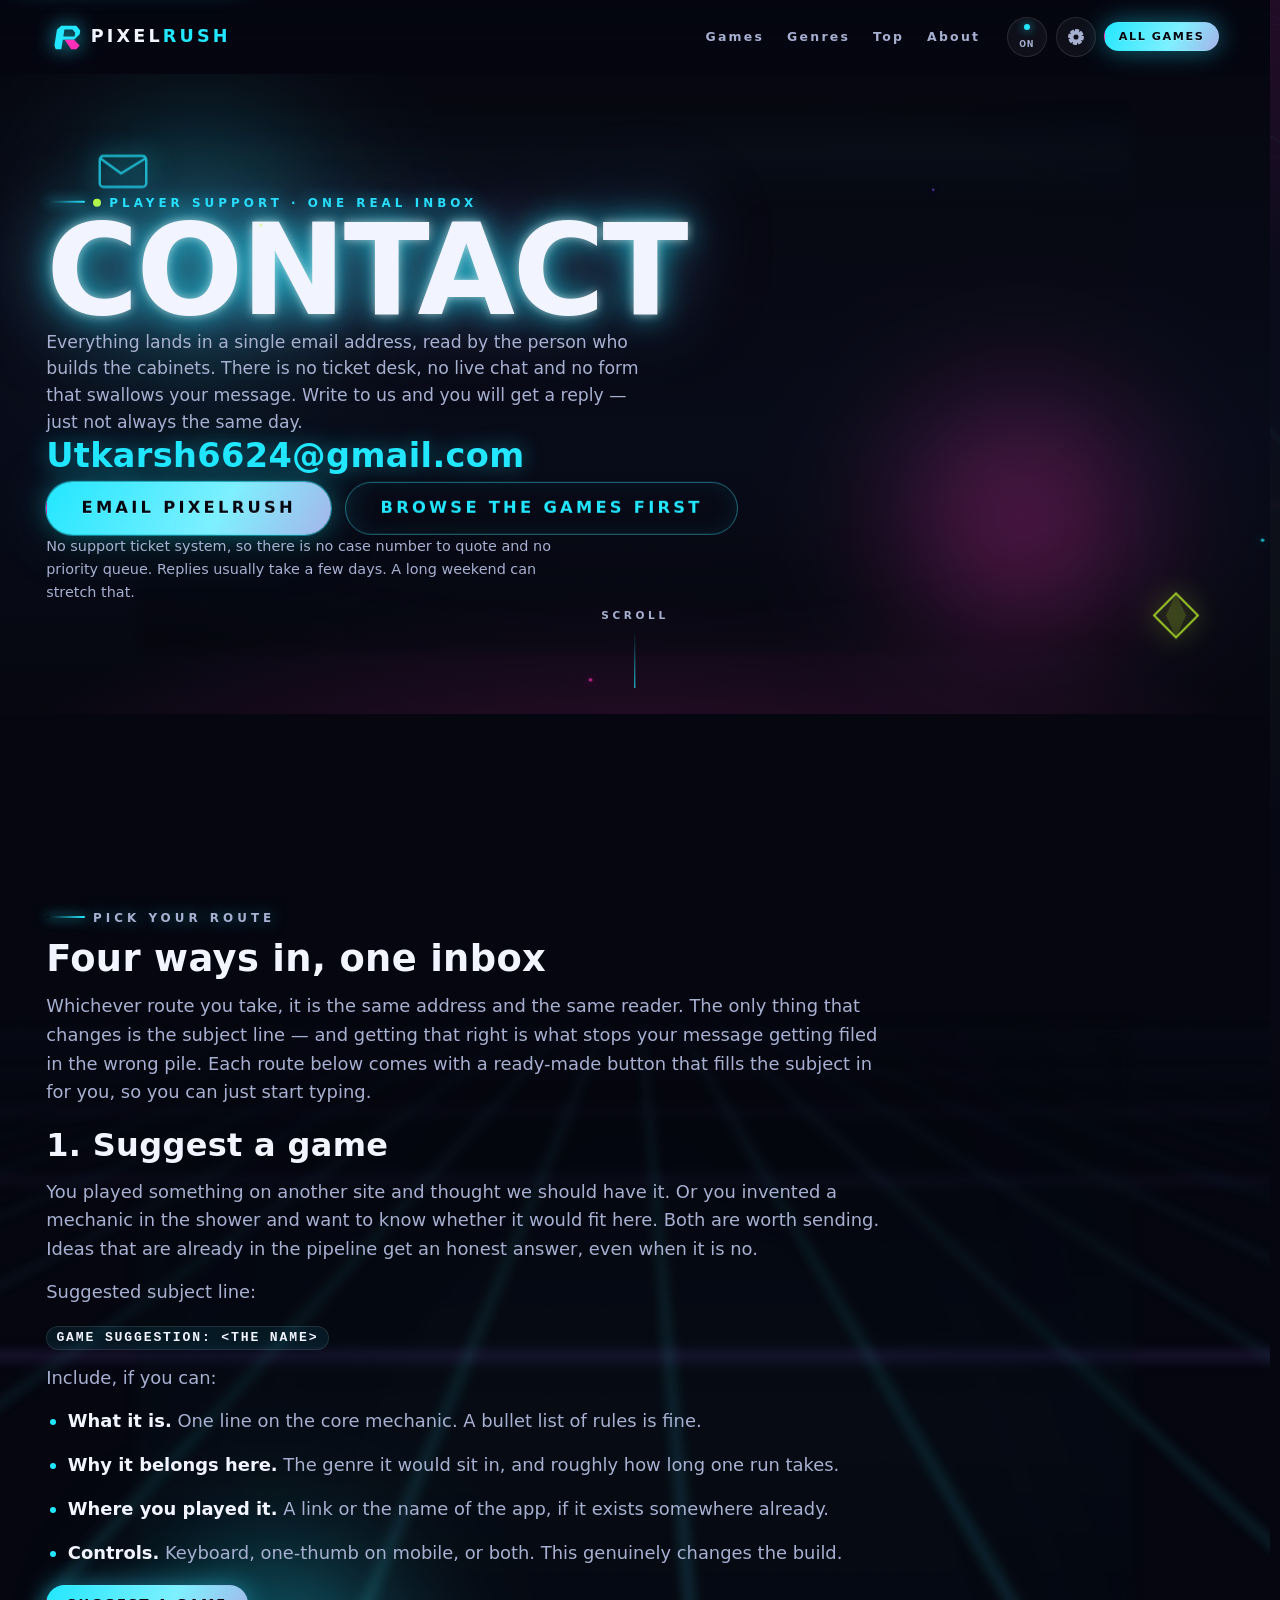
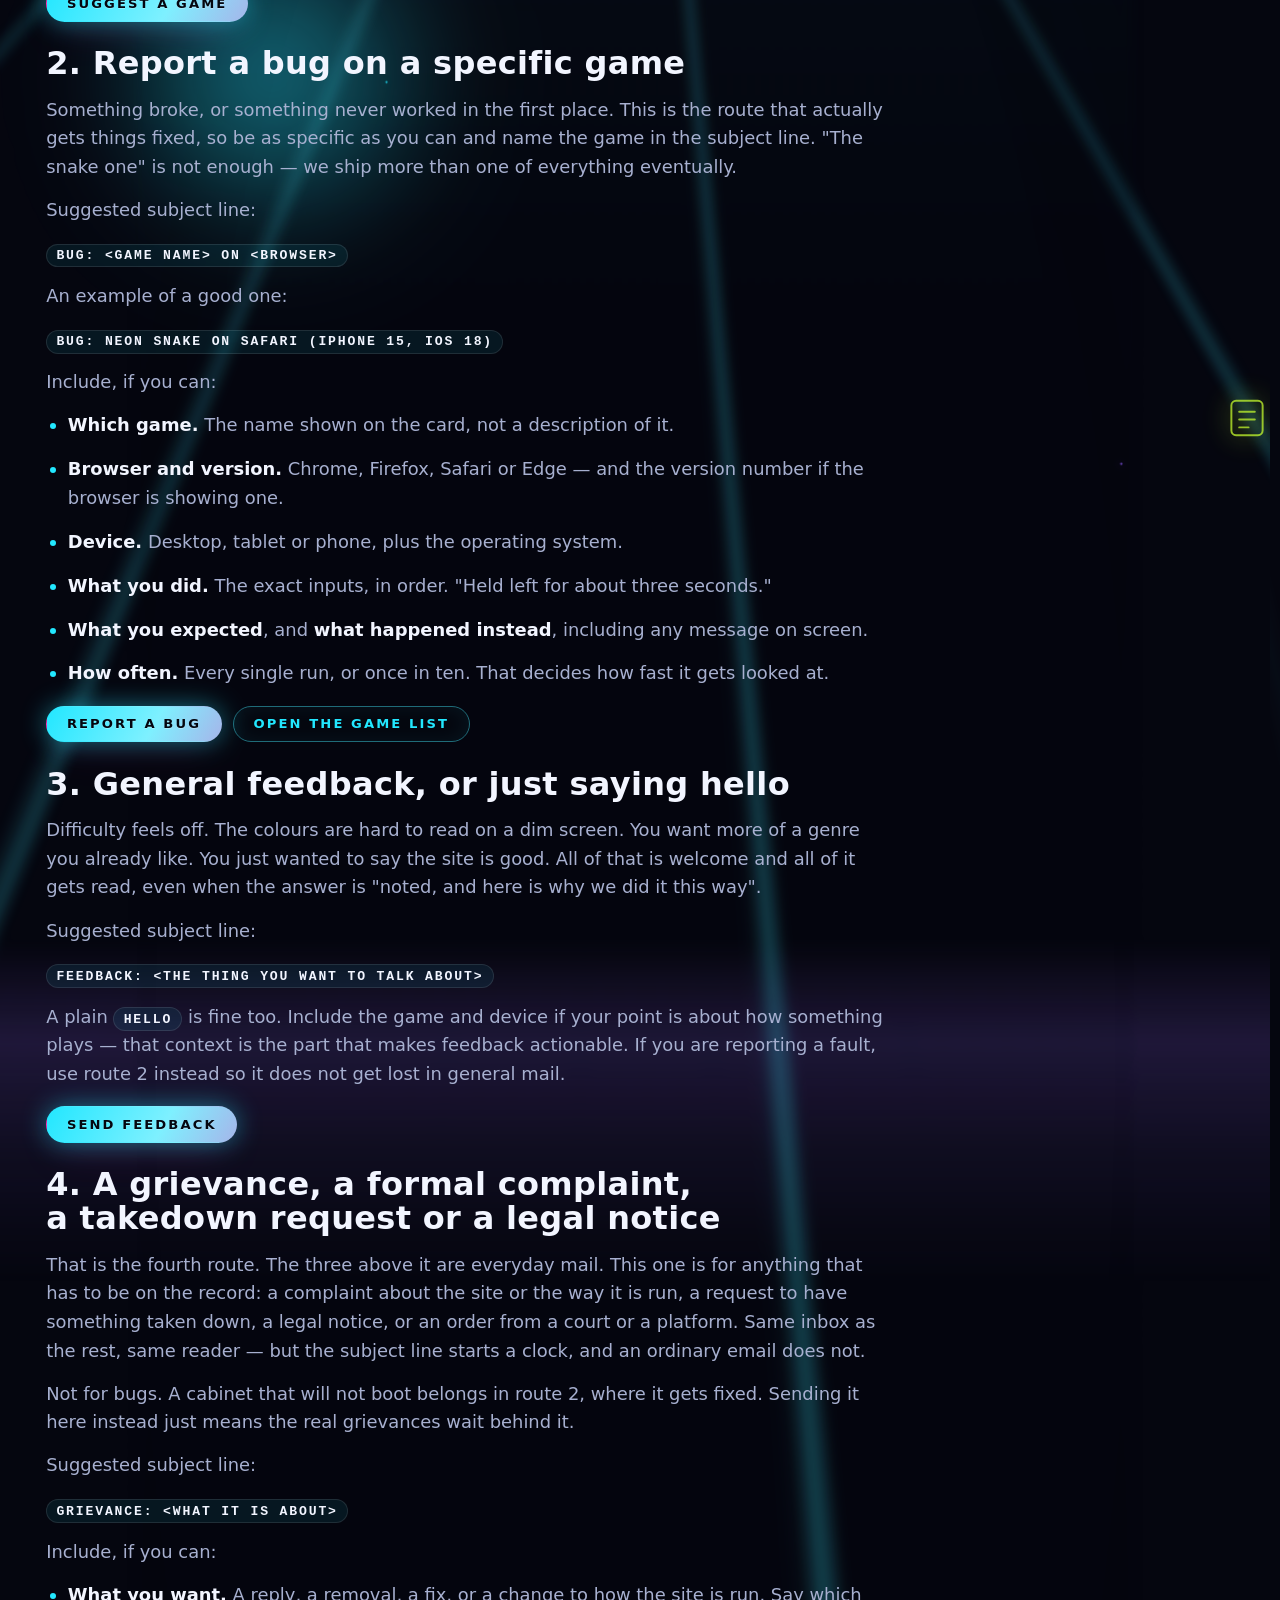
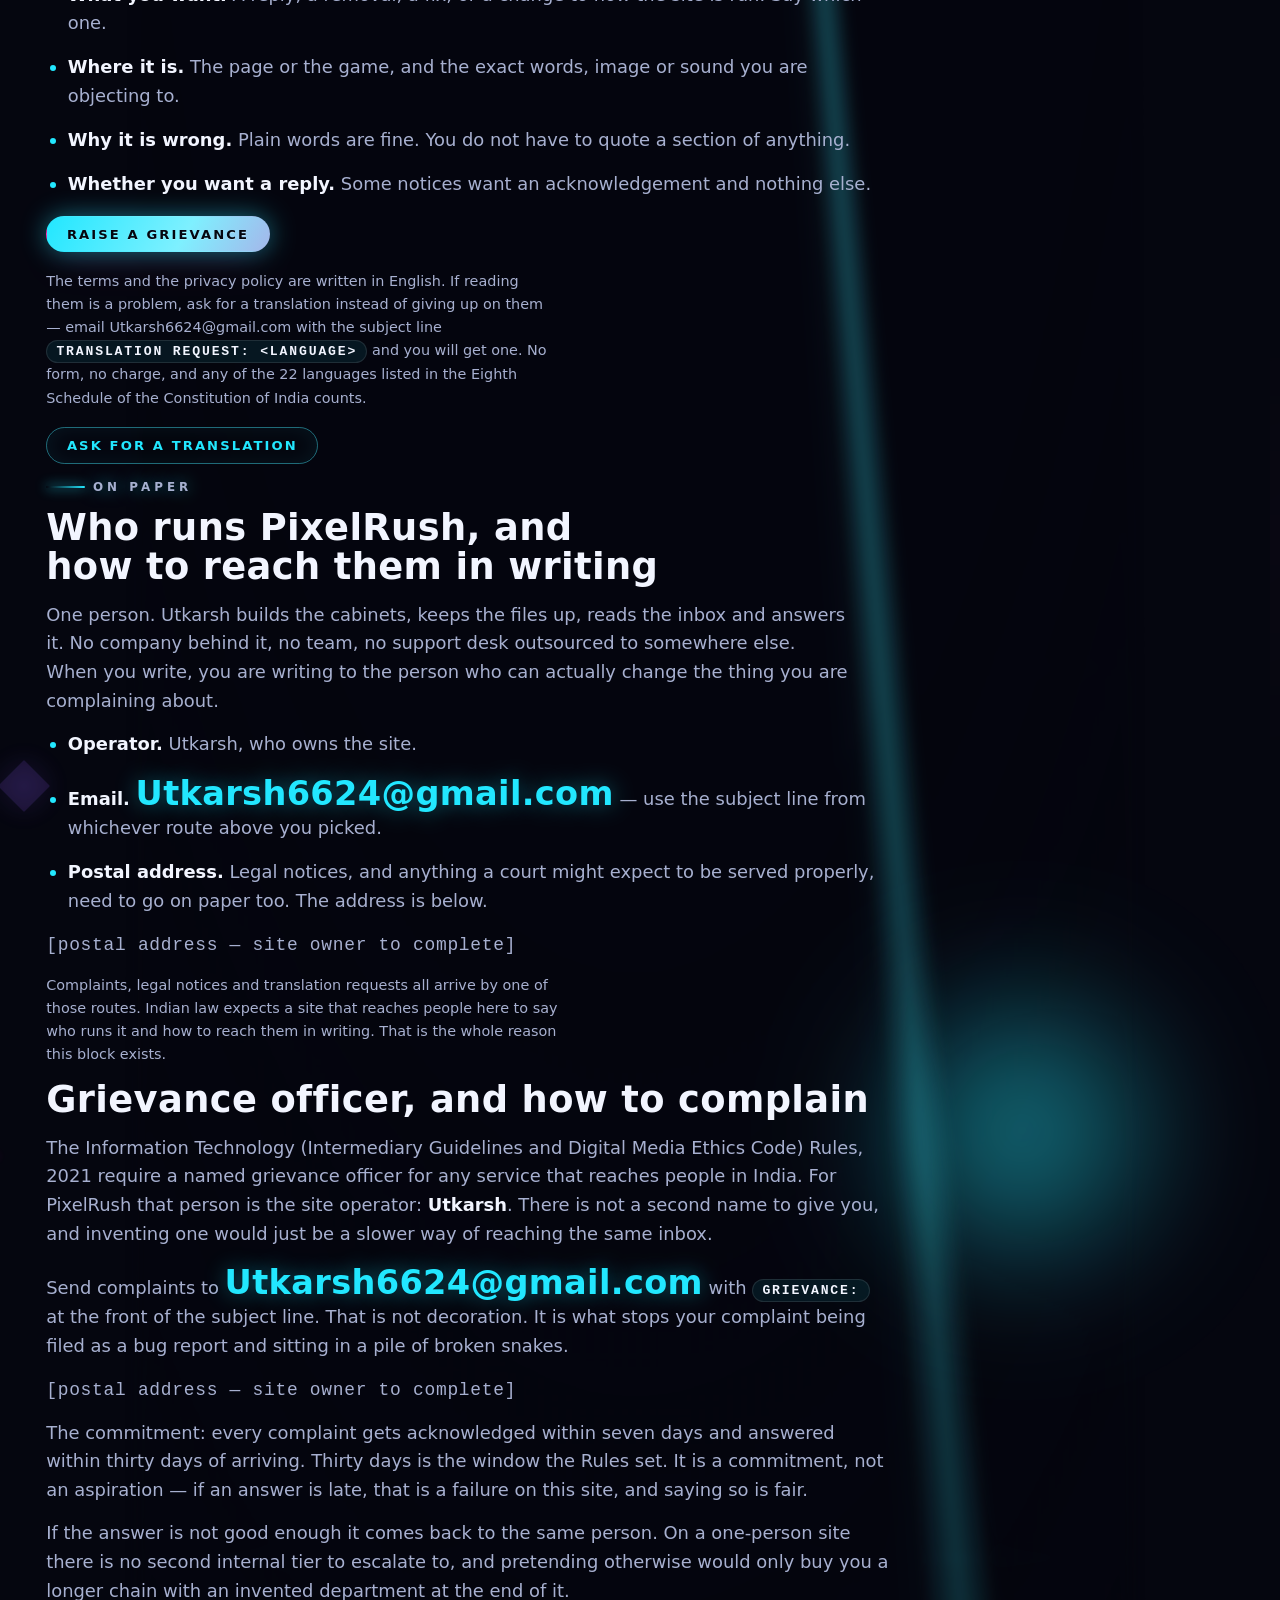
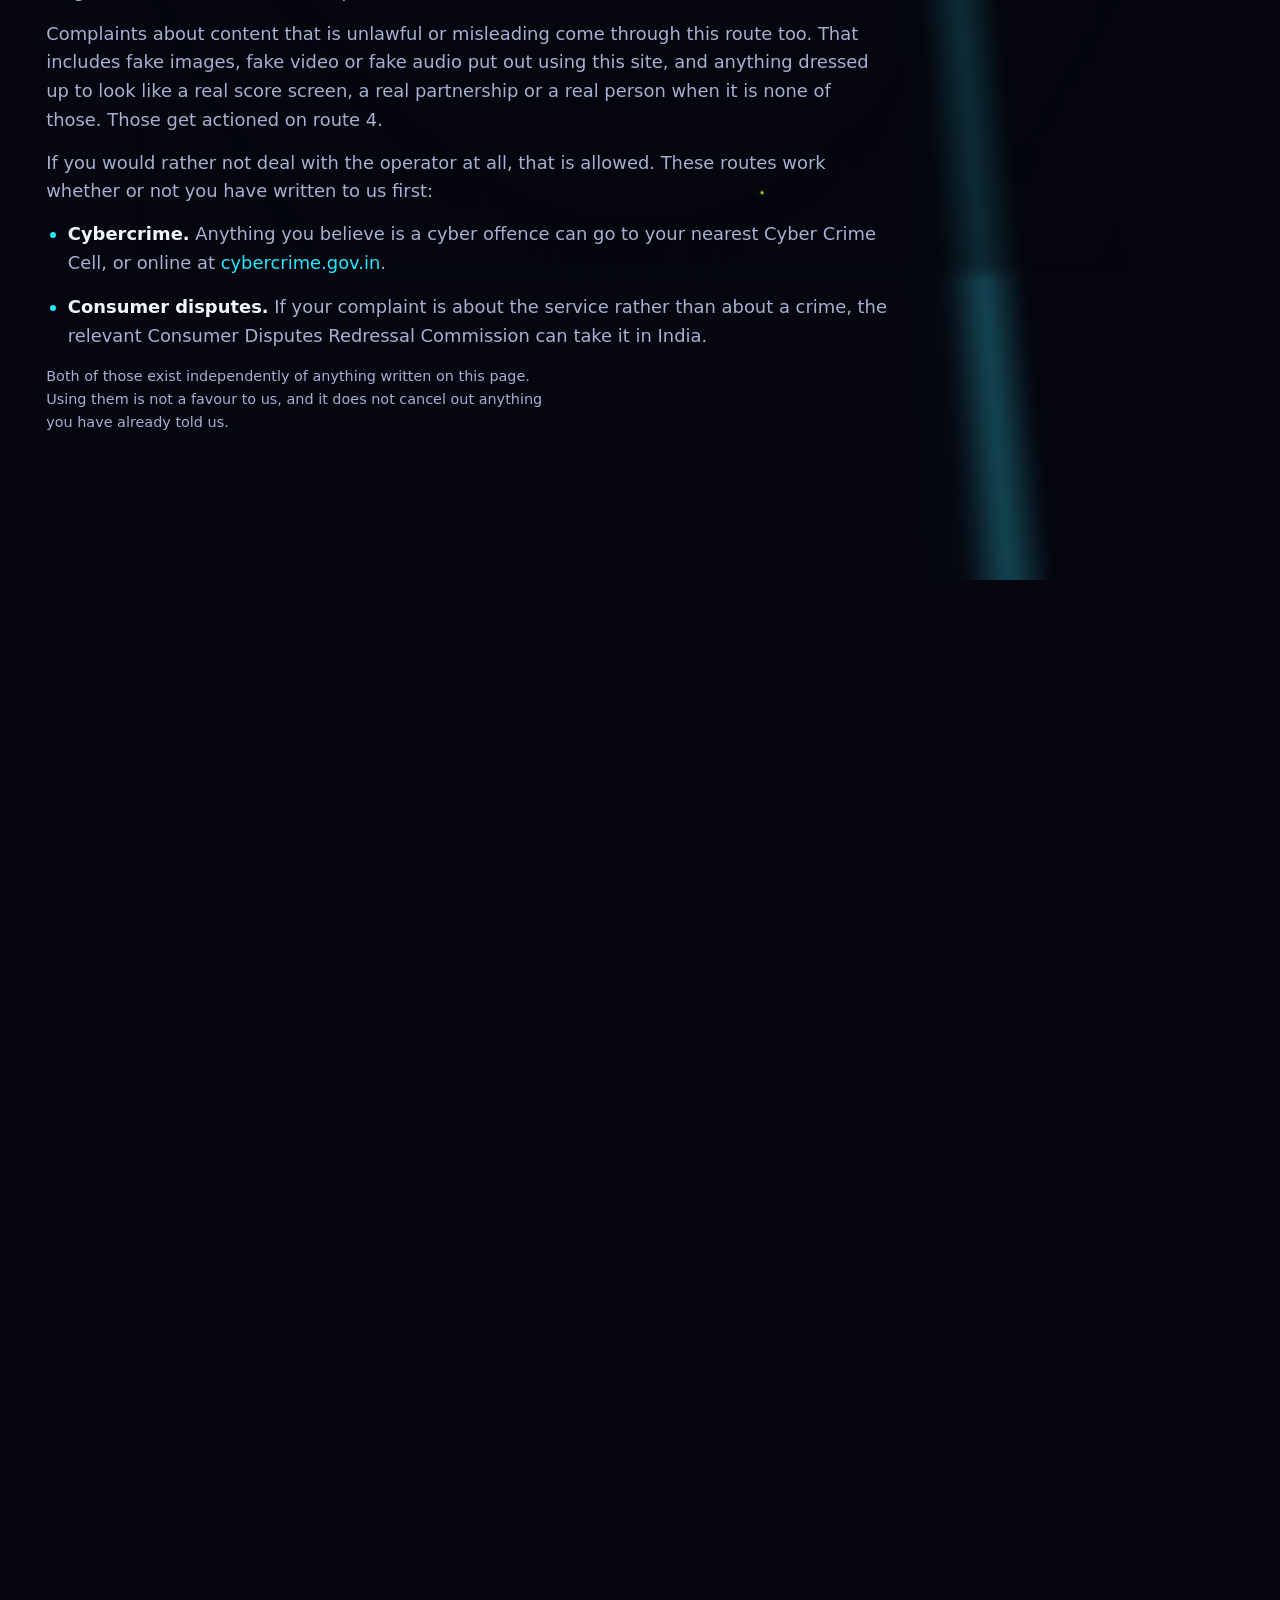
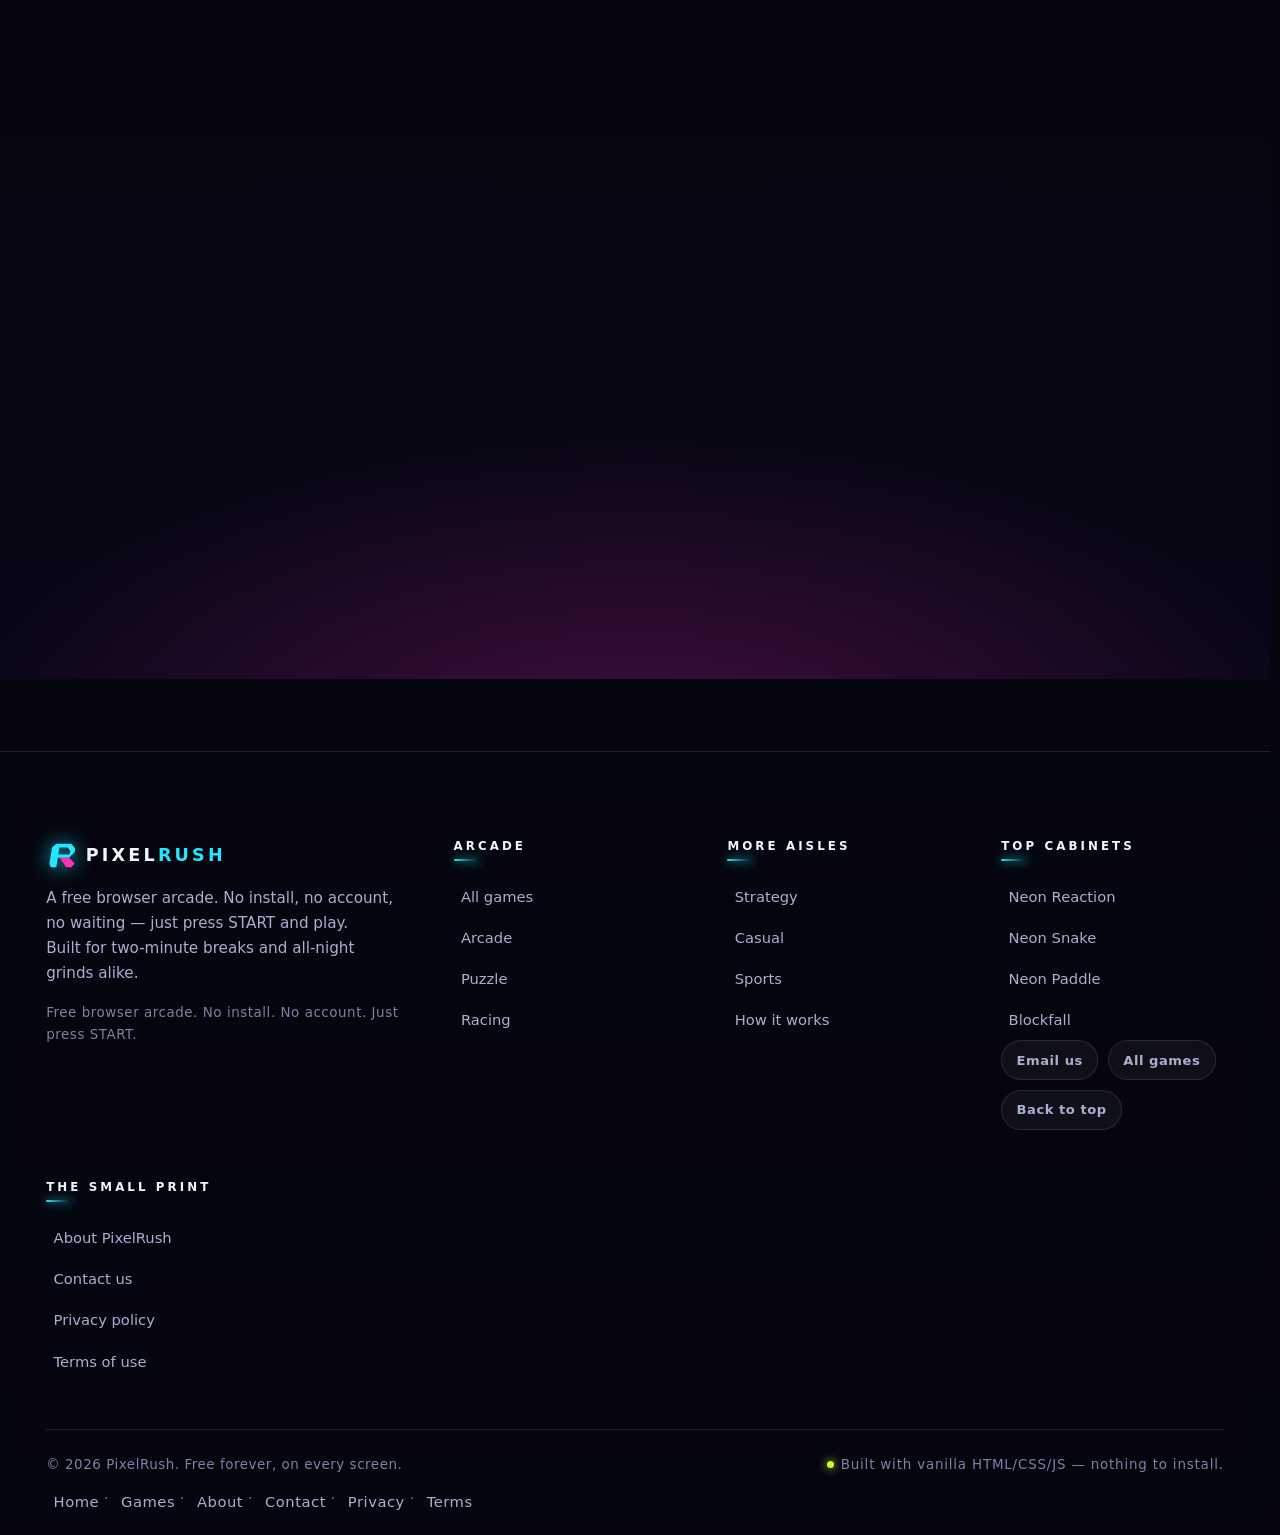
<file: contact.html>
<!DOCTYPE html>
<html lang="en">
<head>
<meta charset="utf-8">
<meta name="viewport" content="width=device-width,initial-scale=1,viewport-fit=cover">
<!-- ============================ IDENTITY + SOCIAL ============================
     The canonical description of this page. Keep title/description/og:title/
     og:description in sync with the JSON-LD block further down — they are two
     renderings of the same string, and a mismatch between them is what causes
     search engines to pick the wrong one. -->
<title>Contact PixelRush — Suggest a Game, Report a Bug, Say Hello</title>
<meta name="description" content="Email PixelRush at Utkarsh6624@gmail.com. Suggest a new game, report a bug on a specific cabinet, or just say hello. One real inbox, no ticket system, replies within a few days.">
<link rel="canonical" href="https://pixel-rush-delta.vercel.app/contact.html">
<meta name="theme-color" content="#05060f">
<!-- Open Graph. NOTE: these are authored as name="property=..." rather than
     property="...", so most crawlers ignore them. Kept verbatim, not corrected.
     Only twitter:card is declared; Twitter/X inherits og:* where it does read them. -->
<meta property="og:type" content="website">
<meta property="og:title" content="Contact PixelRush — Suggest a Game, Report a Bug, Say Hello">
<meta property="og:description" content="One inbox, one person reading it. Suggest a game, report a bug, or say hello. No ticket system — replies take a few days.">
<meta property="og:url" content="https://pixel-rush-delta.vercel.app/contact.html">
<meta property="og:site_name" content="PixelRush">
<meta property="og:image" content="https://pixel-rush-delta.vercel.app/og.jpg">
<meta name="twitter:card" content="summary_large_image">
<meta name="keywords" contact="contact pixel rush, report a game bug, suggest a browser game, free browser arcade support">
<meta name="robots" content="index,follow">
<link rel="icon" href="favicon.svg" type="image/svg+xml">
<link rel="manifest" href="manifest.webmanifest">
<link rel="preconnect" href="https://fonts.googleapis.com">
<link rel="preconnect" href="https://fonts.gstatic.com" crossorigin>
  <!-- Reduced-motion guard: reveal states must never depend on a stylesheet that has not loaded yet. -->
  <style id="rm-guard">@media (prefers-reduced-motion: reduce){html.js-motion [data-animate],html.js-motion .reveal,html.js-motion [data-depth]{opacity:1!important;transform:none!important;filter:none!important;clip-path:none!important;animation:none!important}}</style>
<!-- Load order matters: base sets tokens and typography, scenes builds the layered
     parallax scenes, games styles the cabinet/play surfaces. -->
<link rel="stylesheet" href="css/base.css">
<link rel="stylesheet" href="css/scenes.css">
<link rel="stylesheet" href="css/games.css">
<style>
  /* Page-local only. Everything here extends the shared prose treatment
     (.seo-block) with a handful of small pieces this page needs. */
  .contact-address {
    font-family: var(--font-display);
    font-weight: 900;
    font-size: clamp(1.05rem, 1rem + 2.4vw, 2.1rem);
    letter-spacing: .01em;
    line-height: 1.2;
    color: var(--cyan);
    text-decoration: none;
    overflow-wrap: anywhere;
    text-shadow: 0 0 22px rgba(34, 231, 255, .45);
  }
  .contact-address:hover { color: var(--ink); }
  .contact-fine {
    font-size: .9rem;
    color: var(--ink-dim);
    max-width: 56ch;
  }
  .seo-block h3 { margin-block-start: .5rem; }
  .seo-block ul,
  .seo-block ol { padding-inline-start: 1.35rem; display: grid; gap: .5rem; color: var(--ink-dim); }
  .seo-block li strong { color: var(--ink); }
  .chip {
    display: inline-block;
    padding: .32em .7em;
    border: 1px solid var(--line);
    border-radius: 999px;
    background: rgba(34, 231, 255, .08);
    font-family: var(--font-mono, ui-monospace, monospace);
    font-size: .82rem;
    color: var(--ink);
    overflow-wrap: anywhere;
  }
  .route-actions { display: flex; flex-wrap: wrap; gap: .7rem; margin-block: .2rem; }
</style>

  <!-- Structured data. One @graph, so this page joins the same entity graph as every
       other page. The shared #website entity is referenced by @id only. The Organization
       is restated here because this page is the site's contact surface and needs its
       email and ContactPoint to travel with the ContactPage. The ContactPage points at
       the WebPage node, which describes the document itself. Keep the Organization block
       byte-identical to the one on index.html / about.html. -->
  <script type="application/ld+json">
{
  "@context": "https://schema.org",
  "@graph": [
    {
      "@type": "WebPage",
      "@id": "https://pixel-rush-delta.vercel.app/contact.html#webpage",
      "url": "https://pixel-rush-delta.vercel.app/contact.html",
      "name": "Contact PixelRush — Suggest a Game, Report a Bug, Say Hello",
      "description": "Email PixelRush at Utkarsh6624@gmail.com. Suggest a new game, report a bug on a specific cabinet, or just say hello. One real inbox, no ticket system, replies within a few days.",
      "inLanguage": "en",
      "isPartOf": { "@id": "https://pixel-rush-delta.vercel.app/#website" },
      "publisher": { "@id": "https://pixel-rush-delta.vercel.app/#organization" },
      "about": { "@id": "https://pixel-rush-delta.vercel.app/#organization" }
    },
    {
      "@type": "ContactPage",
      "@id": "https://pixel-rush-delta.vercel.app/contact.html#contactpage",
      "url": "https://pixel-rush-delta.vercel.app/contact.html",
      "name": "Contact PixelRush — Suggest a Game, Report a Bug, Say Hello",
      "description": "Email PixelRush at Utkarsh6624@gmail.com. Suggest a new game, report a bug on a specific cabinet, or just say hello. One real inbox, no ticket system, replies within a few days.",
      "inLanguage": "en",
      "isPartOf": { "@id": "https://pixel-rush-delta.vercel.app/#website" },
      "mainEntity": { "@id": "https://pixel-rush-delta.vercel.app/contact.html#webpage" },
      "about": { "@id": "https://pixel-rush-delta.vercel.app/#organization" }
    },
    {
      "@type": "Organization",
      "@id": "https://pixel-rush-delta.vercel.app/#organization",
      "name": "PixelRush",
      "url": "https://pixel-rush-delta.vercel.app/",
      "description": "PixelRush is a free browser arcade. Twenty-seven instant-play canvas games — arcade, puzzle, racing, strategy, casual and sports. No download, no signup, plays in one tap.",
      "email": "mailto:Utkarsh6624@gmail.com",
      "logo": {
        "@type": "ImageObject",
        "url": "data:image/svg+xml,<svg xmlns='http://www.w3.org/2000/svg' viewBox='0 0 32 32'><rect width='32' height='32' rx='7' fill='%2305060f'/><path d='M8 9h4v5h8V9h4v14h-4v-5h-8v5H8z' fill='%2322e7ff'/></svg>"
      },
      "contactPoint": {
        "@type": "ContactPoint",
        "@id": "https://pixel-rush-delta.vercel.app/contact.html#contactpoint",
        "contactType": "customer support",
        "email": "mailto:Utkarsh6624@gmail.com",
        "url": "https://pixel-rush-delta.vercel.app/contact.html",
        "availableLanguage": ["en"]
      }
    }
  ]
}
  </script>
</head>
<body>
<!-- Sets the js-motion class before first paint. The reveal/parallax rules are
     scoped to it, so adding it late makes hidden elements flash in. -->
<script>document.documentElement.classList.add('js-motion')</script>
<!-- First focusable element on the page; targets #main-content. -->
<a class="skip-link" href="#main-content">Skip to main content</a>

<!-- ============================ NAV ============================ -->
<header class="nav" id="nav">
  <div class="nav__inner">
    <a class="nav__brand" href="index.html" aria-label="PixelRush — back to the home screen">
      <svg class="nav__logo" viewBox="0 0 64 64" width="34" height="34" aria-hidden="true" focusable="false"><path fill="#22e7ff" fill-rule="evenodd" d="M22,8 54,8 62.4,18 61.1,26 49.2,38 31.2,38 25.2,38 22,58 10,58 7.3,50 12.7,16ZM28.7,16 45.7,16 51.6,23 50.3,31 26.3,31Z"/><path fill="#ff2fb9" d="M29.2,38 49.2,38 61.3,50 54,58 43,58Z"/></svg>
      <span class="nav__logo-text">PIXEL<b>RUSH</b></span>
    </a>

    <nav class="nav__menu" id="nav-menu" aria-label="Primary">
      <a class="nav__link" href="games.html">Games</a>
      <a class="nav__link" href="index.html#genres">Genres</a>
      <a class="nav__link" href="index.html#games">Top</a>
      <a class="nav__link" href="index.html#how">About</a>
    </nav>

    <div class="nav__actions">
      <button class="motion-toggle" id="motion-toggle" type="button" aria-pressed="true" aria-label="Toggle motion and visual effects">
        <span class="motion-toggle__dot" aria-hidden="true"></span>
        <span class="motion-toggle__label" data-motion-label>ON</span>
      </button>
      
      <!-- Settings: cursor size + native-pointer escape hatch. Owned by js/engine.js. -->
      <div class="nav__setwrap" style="position:relative;display:inline-flex">
        <button class="nav__set" id="nav-settings" type="button" aria-expanded="false" aria-controls="nav-settings-panel" aria-label="Display settings"><svg viewBox="0 0 24 24" aria-hidden="true" focusable="false"><path fill-rule="evenodd" d="M22.52 13.29 21.53 16.65 18.45 16.03 20.24 18.67 18.53 20.35 15.45 22.02 13.71 19.41 13.11 22.54 10.71 22.52 7.35 21.53 7.97 18.45 5.33 20.24 3.65 18.53 1.98 15.45 4.59 13.71 1.46 13.11 1.48 10.71 2.47 7.35 5.55 7.97 3.76 5.33 5.47 3.65 8.55 1.98 10.29 4.59 10.89 1.46 13.29 1.48 16.65 2.47 16.03 5.55 18.67 3.76 20.35 5.47 22.02 8.55 19.41 10.29 22.54 10.89Z M15.4 12a3.4 3.4 0 1 0-6.8 0 3.4 3.4 0 1 0 6.8 0Z"/></svg></button>
        <div class="nav__panel" id="nav-settings-panel" role="dialog" aria-label="Display settings">
          <p class="nav__panel-title">Display</p>
          <button class="nav__switch" id="px-cursor-switch" type="button" role="switch" aria-checked="true">
            <span>Neon cursor</span><span class="nav__switch-track" aria-hidden="true"></span>
          </button>
          <p class="nav__hint">Turn this off to use your normal system pointer.</p>
          <div class="nav__row">
            <div class="nav__row-top"><span>Cursor size</span><span class="nav__row-val" id="px-size-val">MED</span></div>
            <div class="nav__seg" id="px-size-seg" role="group" aria-label="Cursor size">
              <button type="button" data-px-size="s" aria-checked="false">S</button>
              <button type="button" data-px-size="m" aria-checked="true">M</button>
              <button type="button" data-px-size="l" aria-checked="false">L</button>
              <button type="button" data-px-size="xl" aria-checked="false">XL</button>
            </div>
          </div>
          <button class="nav__switch" id="px-motion-switch" type="button" role="switch" aria-checked="true">
            <span>Animations</span><span class="nav__switch-track" aria-hidden="true"></span>
          </button>
        </div>
      </div>
      <a class="btn btn--primary nav__cta" href="games.html">All games</a>
      <button class="nav__toggle" id="nav-toggle" type="button" aria-expanded="false" aria-controls="nav-menu" aria-label="Open the menu">
        <span class="nav__burger" aria-hidden="true"></span>
      </button>
    </div>
  </div>
</header>

<main id="main-content">

  <!-- ============================ HERO ============================ -->
  <section class="scene" id="hero" data-parallax-strength="1" aria-labelledby="contact-title">
    <!-- depth-0 : grid horizon, scanlines, grain -->
    <div class="layer depth-0" data-depth="0" aria-hidden="true">
      <div class="hero__grid"></div>
      <div class="scanlines"></div>
      <div class="grain"></div>
      <div class="vignette"></div>
    </div>

    <!-- depth-1 : two glow blobs, screen-blended -->
    <div class="layer depth-1" data-depth="1" aria-hidden="true">
      <span class="glow-blob" style="--x:14%;--y:30%;--c:var(--cyan);--dur:24s"></span>
      <span class="glow-blob" style="--x:82%;--y:70%;--c:var(--magenta);--dur:30s;--delay:-8s"></span>
    </div>

    <!-- depth-2 : floating shards -->
    <div class="layer depth-2" data-depth="2" aria-hidden="true">
      <span class="shard" style="--x:14%;--y:22%;--s:62px;--c:var(--cyan);--dur:7.5s">
        <svg viewBox="0 0 64 64" width="100%" height="100%" focusable="false">
          <rect x="8" y="16" width="48" height="32" rx="4" fill="none" stroke="currentColor" stroke-width="2.5"/>
          <path d="M8 18 30 34 56 18" fill="none" stroke="currentColor" stroke-width="2.5" stroke-linejoin="round"/>
        </svg>
      </span>
      <span class="shard" style="--x:88%;--y:78%;--s:54px;--c:var(--acid);--dur:9s;--delay:-3s">
        <svg viewBox="0 0 64 64" width="100%" height="100%" focusable="false">
          <path d="M32 6 58 32 32 58 6 32z" fill="none" stroke="currentColor" stroke-width="2.5"/>
          <path d="M32 6 44 32 32 58 20 32z" fill="currentColor" opacity=".2"/>
        </svg>
      </span>
    </div>

    <!-- depth-4 : the copy plane -->
    <div class="layer layer--flow depth-4" data-depth="4">
      <div class="scene__inner">
        <p class="eyebrow" data-animate="fade-up"><span class="pulse-dot" aria-hidden="true"></span>Player support · one real inbox</p>
        <h1 class="display" id="contact-title" data-animate="fade-up">CONTACT</h1>
        <p class="hero__sub" data-animate="wipe-up">Everything lands in a single email address, read by the person who
          builds the cabinets. There is no ticket desk, no live chat and no form that swallows your message.
          Write to us and you will get a reply — just not always the same day.</p>

        <p data-animate="fade-up"><a class="contact-address" href="mailto:Utkarsh6624@gmail.com">Utkarsh6624@gmail.com</a></p>

        <div class="hero__cta" data-animate="scale-in">
          <a class="btn btn--primary btn--lg" href="mailto:Utkarsh6624@gmail.com">Email PixelRush</a>
          <a class="btn btn--ghost btn--lg" href="games.html">Browse the games first</a>
        </div>

        <p class="contact-fine" data-animate="fade-up">No support ticket system, so there is no case number to quote
          and no priority queue. Replies usually take a few days. A long weekend can stretch that.</p>
      </div>
    </div>

    <!-- depth-5 : particles -->
    <div class="layer depth-5" data-depth="5" aria-hidden="true">
      <i class="particle" style="--p-left:8%;--p-top:74%;--p-size:3px;--p-dur:9s;--p-color:var(--cyan)"></i>
      <i class="particle" style="--p-left:26%;--p-top:30%;--p-size:2px;--p-dur:12s;--p-delay:-3s;--p-color:var(--acid)"></i>
      <i class="particle" style="--p-left:47%;--p-top:82%;--p-size:3px;--p-dur:10.5s;--p-color:var(--magenta)"></i>
      <i class="particle" style="--p-left:69%;--p-top:26%;--p-size:2px;--p-dur:13s;--p-delay:-6s;--p-color:var(--violet)"></i>
      <i class="particle" style="--p-left:90%;--p-top:66%;--p-size:3px;--p-dur:11s;--p-color:var(--cyan)"></i>
    </div>

    <a class="scroll-cue" href="#routes" aria-label="Scroll down to the ways you can contact us">
      Scroll
      <span class="scroll-cue__line" aria-hidden="true"></span>
    </a>
  </section>

  <!-- ============================ ROUTES ============================ -->
  <section class="scene" id="routes" aria-labelledby="routes-title">
    <div class="layer depth-0" data-depth="0" aria-hidden="true">
      <div class="grid-plane"></div>
      <div class="scanlines"></div>
      <div class="vignette"></div>
    </div>
    <div class="layer depth-1" data-depth="1" aria-hidden="true">
      <span class="glow-blob" style="--x:20%;--y:22%;--c:var(--cyan);--dur:26s"></span>
      <span class="glow-blob" style="--x:82%;--y:76%;--c:var(--magenta);--dur:32s;--delay:-11s"></span>
    </div>
    <div class="layer depth-2" data-depth="2" aria-hidden="true">
      <span class="shard" style="--x:7%;--y:66%;--s:56px;--c:var(--violet);--dur:9s">
        <svg viewBox="0 0 64 64" width="100%" height="100%" focusable="false"><path d="M32 4 60 32 32 60 4 32z" fill="currentColor" opacity=".2" stroke="currentColor" stroke-width="2.5" stroke-linejoin="round"/></svg>
      </span>
      <span class="shard" style="--x:93%;--y:32%;--s:50px;--c:var(--acid);--dur:11s;--delay:-4s">
        <svg viewBox="0 0 64 64" width="100%" height="100%" focusable="false"><rect x="12" y="10" width="40" height="44" rx="6" fill="none" stroke="currentColor" stroke-width="2.5"/><path d="M22 24h20M22 34h20M22 44h12" stroke="currentColor" stroke-width="2.5" stroke-linecap="round"/></svg>
      </span>
    </div>

    <div class="layer layer--flow depth-4" data-depth="4">
      <div class="scene__inner">
        <div class="seo-block">
          <p class="eyebrow" data-animate="fade-up">Pick your route</p>
          <h2 data-animate="fade-up">Four ways in, one inbox</h2>
          <p data-animate="fade-up">Whichever route you take, it is the same address and the same reader. The only
            thing that changes is the subject line — and getting that right is what stops your message getting
            filed in the wrong pile. Each route below comes with a ready-made button that fills the subject in
            for you, so you can just start typing.</p>

          <h3 data-animate="fade-up">1. Suggest a game</h3>
          <p data-animate="fade-up">You played something on another site and thought we should have it. Or you
            invented a mechanic in the shower and want to know whether it would fit here. Both are worth sending.
            Ideas that are already in the pipeline get an honest answer, even when it is no.</p>
          <p data-animate="fade-up">Suggested subject line:</p>
          <p data-animate="fade-up"><span class="chip">Game suggestion: &lt;the name&gt;</span></p>
          <p data-animate="fade-up">Include, if you can:</p>
          <ul data-animate="stagger-children">
            <li data-animate="fade-up"><strong>What it is.</strong> One line on the core mechanic. A bullet list of rules is fine.</li>
            <li data-animate="fade-up"><strong>Why it belongs here.</strong> The genre it would sit in, and roughly how long one run takes.</li>
            <li data-animate="fade-up"><strong>Where you played it.</strong> A link or the name of the app, if it exists somewhere already.</li>
            <li data-animate="fade-up"><strong>Controls.</strong> Keyboard, one-thumb on mobile, or both. This genuinely changes the build.</li>
          </ul>
          <!-- Subject is pre-filled so each route lands in a different folder.
               Keep the trailing "%3A%20" (colon + space) on the mailto. -->
          <div class="route-actions" data-animate="fade-up">
            <a class="btn btn--primary" href="mailto:Utkarsh6624@gmail.com?subject=Game%20suggestion%3A%20">Suggest a game</a>
          </div>

          <h3 data-animate="fade-up">2. Report a bug on a specific game</h3>
          <p data-animate="fade-up">Something broke, or something never worked in the first place. This is the route
            that actually gets things fixed, so be as specific as you can and name the game in the subject line.
            "The snake one" is not enough — we ship more than one of everything eventually.</p>
          <p data-animate="fade-up">Suggested subject line:</p>
          <p data-animate="fade-up"><span class="chip">Bug: &lt;game name&gt; on &lt;browser&gt;</span></p>
          <p data-animate="fade-up">An example of a good one:</p>
          <p data-animate="fade-up"><span class="chip">Bug: Neon Snake on Safari (iPhone 15, iOS 18)</span></p>
          <p data-animate="fade-up">Include, if you can:</p>
          <ul data-animate="stagger-children">
            <li data-animate="fade-up"><strong>Which game.</strong> The name shown on the card, not a description of it.</li>
            <li data-animate="fade-up"><strong>Browser and version.</strong> Chrome, Firefox, Safari or Edge — and the version number if the browser is showing one.</li>
            <li data-animate="fade-up"><strong>Device.</strong> Desktop, tablet or phone, plus the operating system.</li>
            <li data-animate="fade-up"><strong>What you did.</strong> The exact inputs, in order. "Held left for about three seconds."</li>
            <li data-animate="fade-up"><strong>What you expected</strong>, and <strong>what happened instead</strong>, including any message on screen.</li>
            <li data-animate="fade-up"><strong>How often.</strong> Every single run, or once in ten. That decides how fast it gets looked at.</li>
          </ul>
          <div class="route-actions" data-animate="fade-up">
            <a class="btn btn--primary" href="mailto:Utkarsh6624@gmail.com?subject=Bug%3A%20">Report a bug</a>
            <a class="btn btn--ghost" href="games.html">Open the game list</a>
          </div>

          <h3 data-animate="fade-up">3. General feedback, or just saying hello</h3>
          <p data-animate="fade-up">Difficulty feels off. The colours are hard to read on a dim screen. You want
            more of a genre you already like. You just wanted to say the site is good. All of that is welcome and
            all of it gets read, even when the answer is "noted, and here is why we did it this way".</p>
          <p data-animate="fade-up">Suggested subject line:</p>
          <p data-animate="fade-up"><span class="chip">Feedback: &lt;the thing you want to talk about&gt;</span></p>
          <p data-animate="fade-up">A plain <span class="chip">Hello</span> is fine too. Include the game and device
            if your point is about how something plays — that context is the part that makes feedback actionable.
            If you are reporting a fault, use route 2 instead so it does not get lost in general mail.</p>
          <div class="route-actions" data-animate="fade-up">
            <a class="btn btn--primary" href="mailto:Utkarsh6624@gmail.com?subject=Feedback%3A%20">Send feedback</a>
          </div>

          <!-- ============================ ROUTE 4, OPERATOR, GRIEVANCE ============================
               Indian-law compliance, added 4 October 2026. The subject line is the whole
               mechanism here: "Grievance:" is what separates a complaint from everyday mail,
               so it is spelled out and the button pre-fills it.
               The operator and grievance blocks below restate the same facts as privacy.html
               and terms.html — the thirty-day window, the name, the email and the postal
               address must stay identical across all three or the pages contradict each other. -->
          <h3 data-animate="fade-up">4. A grievance, a formal complaint, a takedown request or a legal notice</h3>
          <p data-animate="fade-up">That is the fourth route. The three above it are everyday mail. This one is
            for anything that has to be on the record: a complaint about the site or the way it is run, a request to
            have something taken down, a legal notice, or an order from a court or a platform. Same inbox as the
            rest, same reader — but the subject line starts a clock, and an ordinary email does not.</p>
          <p data-animate="fade-up">Not for bugs. A cabinet that will not boot belongs in route 2, where it gets
            fixed. Sending it here instead just means the real grievances wait behind it.</p>
          <p data-animate="fade-up">Suggested subject line:</p>
          <p data-animate="fade-up"><span class="chip">Grievance: &lt;what it is about&gt;</span></p>
          <p data-animate="fade-up">Include, if you can:</p>
          <ul data-animate="stagger-children">
            <li data-animate="fade-up"><strong>What you want.</strong> A reply, a removal, a fix, or a change to how the site is run. Say which one.</li>
            <li data-animate="fade-up"><strong>Where it is.</strong> The page or the game, and the exact words, image or sound you are objecting to.</li>
            <li data-animate="fade-up"><strong>Why it is wrong.</strong> Plain words are fine. You do not have to quote a section of anything.</li>
            <li data-animate="fade-up"><strong>Whether you want a reply.</strong> Some notices want an acknowledgement and nothing else.</li>
          </ul>
          <div class="route-actions" data-animate="fade-up">
            <a class="btn btn--primary" href="mailto:Utkarsh6624@gmail.com?subject=Grievance%3A%20">Raise a grievance</a>
          </div>

          <p class="contact-fine" data-animate="fade-up">The terms and the privacy policy are written in English. If
            reading them is a problem, ask for a translation instead of giving up on them — email
            Utkarsh6624@gmail.com with the subject line
            <span class="chip">Translation request: &lt;language&gt;</span> and you will get one. No form, no charge,
            and any of the 22 languages listed in the Eighth Schedule of the Constitution of India counts.</p>
          <div class="route-actions" data-animate="fade-up">
            <a class="btn btn--ghost" href="mailto:Utkarsh6624@gmail.com?subject=Translation%20request%3A%20">Ask for a translation</a>
          </div>

          <p class="eyebrow" data-animate="fade-up">On paper</p>
          <h2 id="operator" data-animate="fade-up">Who runs PixelRush, and how to reach them in writing</h2>
          <p data-animate="fade-up">One person. Utkarsh builds the cabinets, keeps the files up, reads the inbox and
            answers it. No company behind it, no team, no support desk outsourced to somewhere else. When you write,
            you are writing to the person who can actually change the thing you are complaining about.</p>
          <ul data-animate="stagger-children">
            <li data-animate="fade-up"><strong>Operator.</strong> Utkarsh, who owns the site.</li>
            <li data-animate="fade-up"><strong>Email.</strong> <a class="contact-address" href="mailto:Utkarsh6624@gmail.com">Utkarsh6624@gmail.com</a> — use the subject line from whichever route above you picked.</li>
            <li data-animate="fade-up"><strong>Postal address.</strong> Legal notices, and anything a court might expect to be served properly, need to go on paper too. The address is below.</li>
          </ul>
          <p data-animate="fade-up">
            <!-- POSTAL-ADDRESS-PLACEHOLDER: replace the bracketed text below with the site's real
                 postal address before publishing. Indian law requires the operator's address on
                 the terms/privacy pages, so this must be filled in. -->
            <span class="mono">[postal address — site owner to complete]</span>
          </p>
          <p class="contact-fine" data-animate="fade-up">Complaints, legal notices and translation requests all arrive
            by one of those routes. Indian law expects a site that reaches people here to say who runs it and how to
            reach them in writing. That is the whole reason this block exists.</p>

          <h2 id="grievance" data-animate="fade-up">Grievance officer, and how to complain</h2>
          <p data-animate="fade-up">The Information Technology (Intermediary Guidelines and Digital Media Ethics Code)
            Rules, 2021 require a named grievance officer for any service that reaches people in India. For PixelRush
            that person is the site operator: <strong>Utkarsh</strong>. There is not a second name to give you, and
            inventing one would just be a slower way of reaching the same inbox.</p>
          <p data-animate="fade-up">Send complaints to
            <a class="contact-address" href="mailto:Utkarsh6624@gmail.com?subject=Grievance%3A%20">Utkarsh6624@gmail.com</a>
            with <span class="chip">Grievance:</span> at the front of the subject line. That is not decoration. It
            is what stops your complaint being filed as a bug report and sitting in a pile of broken snakes.</p>
          <p data-animate="fade-up">
            <!-- POSTAL-ADDRESS-PLACEHOLDER: replace the bracketed text below with the site's real
                 postal address before publishing. Indian law requires the operator's address on
                 the terms/privacy pages, so this must be filled in. -->
            <span class="mono">[postal address — site owner to complete]</span>
          </p>
          <p data-animate="fade-up">The commitment: every complaint gets acknowledged within seven days and answered
            within thirty days of arriving. Thirty days is the window the Rules set. It is a commitment, not an
            aspiration — if an answer is late, that is a failure on this site, and saying so is fair.</p>
          <p data-animate="fade-up">If the answer is not good enough it comes back to the same person. On a
            one-person site there is no second internal tier to escalate to, and pretending otherwise would only buy
            you a longer chain with an invented department at the end of it.</p>
          <p data-animate="fade-up">Complaints about content that is unlawful or misleading come through this route
            too. That includes fake images, fake video or fake audio put out using this site, and anything dressed up
            to look like a real score screen, a real partnership or a real person when it is none of those. Those
            get actioned on route 4.</p>
          <p data-animate="fade-up">If you would rather not deal with the operator at all, that is allowed. These
            routes work whether or not you have written to us first:</p>
          <ul data-animate="stagger-children">
            <li data-animate="fade-up"><strong>Cybercrime.</strong> Anything you believe is a cyber offence can go
              to your nearest Cyber Crime Cell, or online at
              <a href="https://cybercrime.gov.in/" rel="noopener nofollow">cybercrime.gov.in</a>.</li>
            <li data-animate="fade-up"><strong>Consumer disputes.</strong> If your complaint is about the service
              rather than about a crime, the relevant Consumer Disputes Redressal Commission can take it in India.</li>
          </ul>
          <p class="contact-fine" data-animate="fade-up">Both of those exist independently of anything written on
            this page. Using them is not a favour to us, and it does not cancel out anything you have already told us.</p>
        </div>
      </div>
    </div>

    <div class="layer depth-5" data-depth="5" aria-hidden="true">
      <i class="particle" style="--p-left:9%;--p-top:70%;--p-size:3px;--p-dur:11s;--p-color:var(--magenta)"></i>
      <i class="particle" style="--p-left:34%;--p-top:28%;--p-size:2px;--p-dur:14s;--p-delay:-4s;--p-color:var(--cyan)"></i>
      <i class="particle" style="--p-left:58%;--p-top:80%;--p-size:3px;--p-dur:10s;--p-color:var(--acid)"></i>
      <i class="particle" style="--p-left:81%;--p-top:34%;--p-size:2px;--p-dur:13s;--p-delay:-7s;--p-color:var(--violet)"></i>
    </div>
  </section>

  <!-- ============================ BEFORE YOU WRITE ============================ -->
  <section class="scene" id="before-you-write" aria-labelledby="before-title">
    <div class="layer depth-0" data-depth="0" aria-hidden="true">
      <div class="grid-plane"></div>
      <div class="scanlines"></div>
      <div class="vignette"></div>
    </div>
    <div class="layer depth-1" data-depth="1" aria-hidden="true">
      <span class="glow-blob" style="--x:50%;--y:16%;--c:var(--acid);--dur:30s"></span>
      <span class="glow-blob" style="--x:16%;--y:78%;--c:var(--cyan);--dur:26s;--delay:-9s"></span>
    </div>
    <div class="layer depth-2" data-depth="2" aria-hidden="true">
      <span class="shard" style="--x:6%;--y:28%;--s:48px;--c:var(--orange);--dur:9.5s">
        <svg viewBox="0 0 64 64" width="100%" height="100%" focusable="false"><path d="M32 6 40 24 58 26 44 40 48 58 32 49 16 58 20 40 6 26 24 24z" fill="currentColor" opacity=".2" stroke="currentColor" stroke-width="2.5" stroke-linejoin="round"/></svg>
      </span>
      <span class="shard" style="--x:94%;--y:70%;--s:52px;--c:var(--magenta);--dur:12s;--delay:-5s">
        <svg viewBox="0 0 64 64" width="100%" height="100%" focusable="false"><circle cx="32" cy="32" r="24" fill="none" stroke="currentColor" stroke-width="2.5" stroke-dasharray="9 9"/></svg>
      </span>
    </div>

    <div class="layer layer--flow depth-4" data-depth="4">
      <div class="scene__inner">
        <div class="seo-block">
          <p class="eyebrow eyebrow--acid" data-animate="fade-up">Bug reports only</p>
          <h2 data-animate="fade-up">Before you write about a bug</h2>
          <p data-animate="fade-up">A minute of checking saves both of us a thread. None of this is a fob — if you
            have already done it, send the report anyway. It is just the fastest route to an actual fix.</p>
          <ol data-animate="stagger-children">
            <li data-animate="fade-up"><strong>Reload the page.</strong> Every cabinet is a fresh boot. If the fault
              is still there afterwards, it is a real one.</li>
            <li data-animate="fade-up"><strong>Try a private window.</strong> A saved high score or a stuck
              keypress in this tab can make a game look broken when it is fine.</li>
            <li data-animate="fade-up"><strong>Restart the run.</strong> Press R, or tap restart, and reproduce the
              exact moment again. Half of all faults only appear on the second run.</li>
            <li data-animate="fade-up"><strong>Check whether the motion toggle is the problem.</strong> The ON/OFF
              button in the header disables the parallax and reveal effects. If the game only misbehaves with it on,
              say so in the report — that is a different bug to the one I would otherwise go hunting for.</li>
            <li data-animate="fade-up"><strong>Test on one other browser.</strong> If it works in Firefox and dies in
              Chrome, say both. If it dies everywhere, say that too. It tells me where to start looking.</li>
            <li data-animate="fade-up"><strong>Note whether it blocks you.</strong> A cosmetic glitch and a
              one-button-is-dead freeze get looked at in a different order. Saying which one you hit is not
              complaining — it is routing.</li>
          </ol>
          <p data-animate="fade-up">Then send it. The address is
            <a class="contact-address" href="mailto:Utkarsh6624@gmail.com?subject=Bug%3A%20">Utkarsh6624@gmail.com</a>
            with the game and your browser in the subject line.</p>
        </div>
      </div>
    </div>

    <div class="layer depth-5" data-depth="5" aria-hidden="true">
      <i class="particle" style="--p-left:12%;--p-top:26%;--p-size:3px;--p-dur:10s;--p-color:var(--acid)"></i>
      <i class="particle" style="--p-left:41%;--p-top:78%;--p-size:2px;--p-dur:13s;--p-delay:-5s;--p-color:var(--cyan)"></i>
      <i class="particle" style="--p-left:73%;--p-top:30%;--p-size:3px;--p-dur:11.5s;--p-color:var(--orange)"></i>
      <i class="particle" style="--p-left:92%;--p-top:64%;--p-size:2px;--p-dur:12.5s;--p-delay:-8s;--p-color:var(--magenta)"></i>
    </div>
  </section>

  <!-- ============================ CLOSING ============================ -->
  <section class="scene" id="cta" data-animate="fade-in" aria-labelledby="cta-title">
    <div class="layer depth-0" data-depth="0" aria-hidden="true">
      <div class="grid-plane"></div>
      <div class="scanlines"></div>
    </div>
    <div class="layer depth-1" data-depth="1" aria-hidden="true">
      <span class="glow-blob" style="--x:50%;--y:88%;--c:var(--magenta);--dur:31s"></span>
      <span class="glow-blob" style="--x:50%;--y:8%;--c:var(--cyan);--dur:27s;--delay:-13s"></span>
    </div>
    <div class="layer depth-2 curtain" data-depth="2" aria-hidden="true">
      <span class="curtain__panel curtain__panel--l"></span>
      <span class="curtain__panel curtain__panel--r"></span>
    </div>

    <div class="layer layer--flow depth-4" data-depth="4">
      <div class="cta__inner">
        <p class="eyebrow" data-animate="fade-up">No queue, no ticket number</p>
        <h2 class="cta__title" id="cta-title" data-animate="fade-up"><span>One</span> <span>Inbox.</span> <span>Be Quick.</span></h2>
        <p class="cta__sub" data-animate="wipe-up">One address, one reader, a few days for a reply. Write in plain
          words — no template, no formality. If you are not sure which route is yours, just use general feedback.</p>
        <div class="cta__actions" data-animate="scale-in">
          <a class="btn btn--primary btn--lg" href="mailto:Utkarsh6624@gmail.com">Email PixelRush</a>
          <a class="btn btn--ghost btn--lg" href="games.html">Back to the arcade</a>
        </div>
        <p class="cta__fine">No account · no download · plays in one tap</p>
        <p class="cta__fine">Also worth reading:
          <a class="footer__link" href="about.html">About PixelRush</a> ·
          <a class="footer__link" href="privacy.html">Privacy policy</a> ·
          <a class="footer__link" href="terms.html">Terms of use</a>
        </p>
      </div>
    </div>

    <div class="layer depth-5" data-depth="5" aria-hidden="true">
      <i class="particle" style="--p-left:16%;--p-top:50%;--p-size:3px;--p-dur:10s;--p-color:var(--magenta)"></i>
      <i class="particle" style="--p-left:44%;--p-top:24%;--p-size:2px;--p-dur:13s;--p-delay:-5s;--p-color:var(--cyan)"></i>
      <i class="particle" style="--p-left:72%;--p-top:72%;--p-size:3px;--p-dur:11s;--p-color:var(--acid)"></i>
      <i class="particle" style="--p-left:90%;--p-top:38%;--p-size:2px;--p-dur:12s;--p-delay:-8s;--p-color:var(--violet)"></i>
    </div>
  </section>
</main>

<!-- ============================ FOOTER ============================ -->
<footer class="footer" id="about">
  <div class="footer__grid">
    <div class="footer__brand-col">
      <a class="nav__brand" href="index.html" aria-label="PixelRush — back to the home screen">
        <svg class="nav__logo" viewBox="0 0 64 64" width="34" height="34" aria-hidden="true" focusable="false"><path fill="#22e7ff" fill-rule="evenodd" d="M22,8 54,8 62.4,18 61.1,26 49.2,38 31.2,38 25.2,38 22,58 10,58 7.3,50 12.7,16ZM28.7,16 45.7,16 51.6,23 50.3,31 26.3,31Z"/><path fill="#ff2fb9" d="M29.2,38 49.2,38 61.3,50 54,58 43,58Z"/></svg>
        <span class="nav__logo-text">PIXEL<b>RUSH</b></span>
      </a>
      <p class="footer__blurb">A free browser arcade. No install, no account, no waiting — just press START and play.
        Built for two-minute breaks and all-night grinds alike.</p>
      <p class="footer__tagline">Free browser arcade. No install. No account. Just press START.</p>
    </div>

    <div class="footer__col">
      <h2 class="footer__title">Arcade</h2>
      <ul class="footer__list">
        <li><a class="footer__link" href="games.html">All games</a></li>
        <li><a class="footer__link" href="games.html?genre=Arcade">Arcade</a></li>
        <li><a class="footer__link" href="games.html?genre=Puzzle">Puzzle</a></li>
        <li><a class="footer__link" href="games.html?genre=Racing">Racing</a></li>
      </ul>
    </div>

    <div class="footer__col">
      <h2 class="footer__title">More aisles</h2>
      <ul class="footer__list">
        <li><a class="footer__link" href="games.html?genre=Strategy">Strategy</a></li>
        <li><a class="footer__link" href="games.html?genre=Casual">Casual</a></li>
        <li><a class="footer__link" href="games.html?genre=Sports">Sports</a></li>
        <li><a class="footer__link" href="index.html#how">How it works</a></li>
      </ul>
    </div>

    <div class="footer__col">
      <h2 class="footer__title">Top cabinets</h2>
      <ul class="footer__list">
        <li><a class="footer__link" href="play.html?game=reaction">Neon Reaction</a></li>
        <li><a class="footer__link" href="play.html?game=snake">Neon Snake</a></li>
        <li><a class="footer__link" href="play.html?game=neon-paddle">Neon Paddle</a></li>
        <li><a class="footer__link" href="play.html?game=blockfall">Blockfall</a></li>
      </ul>
      <ul class="footer__socials">
        <li><a class="footer__social" href="mailto:Utkarsh6624@gmail.com">Email us</a></li>
        <li><a class="footer__social" href="games.html">All games</a></li>
        <li><a class="footer__social" href="#main-content">Back to top</a></li>
      </ul>
    </div>
    <div class="footer__col">
      <h2 class="footer__title">The small print</h2>
      <ul class="footer__list">
        <li><a class="footer__link" href="about.html">About PixelRush</a></li>
        <li><a class="footer__link" href="contact.html">Contact us</a></li>
        <li><a class="footer__link" href="privacy.html">Privacy policy</a></li>
        <li><a class="footer__link" href="terms.html">Terms of use</a></li>
      </ul>
    </div>

  </div>

  <div class="footer__bottom">
    <p class="footer__copy">&copy; <span id="year" data-year>2026</span> PixelRush. Free forever, on every screen.</p>
    <p class="footer__note">Built with vanilla HTML/CSS/JS — nothing to install.</p>
    <p class="footer__copy"><a class="footer__link" href="index.html">Home</a> · <a class="footer__link" href="games.html">Games</a> · <a class="footer__link" href="about.html">About</a> · <a class="footer__link" href="contact.html">Contact</a> · <a class="footer__link" href="privacy.html">Privacy</a> · <a class="footer__link" href="terms.html">Terms</a></p>
  </div>
</footer>

<script src="js/engine.js" defer></script>
<script src="js/site.js" defer></script>
</body>
</html>
</file>
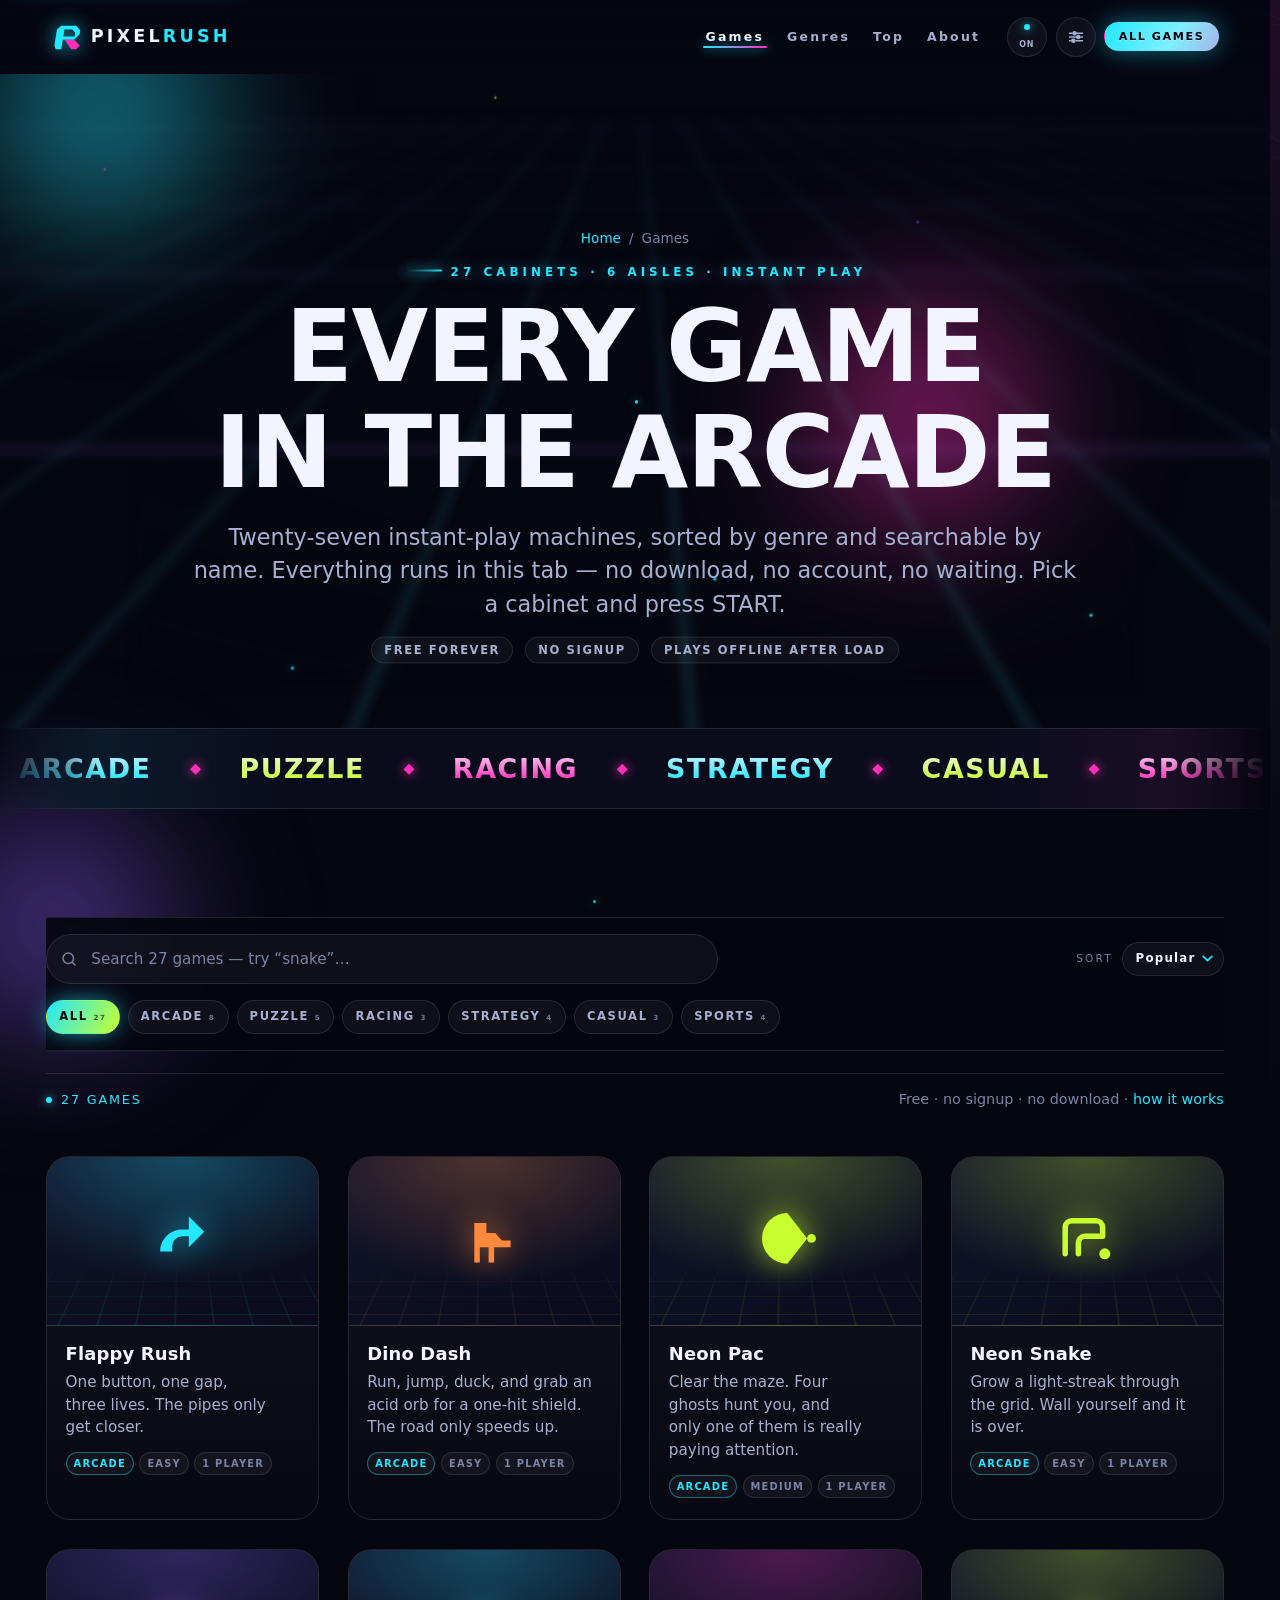
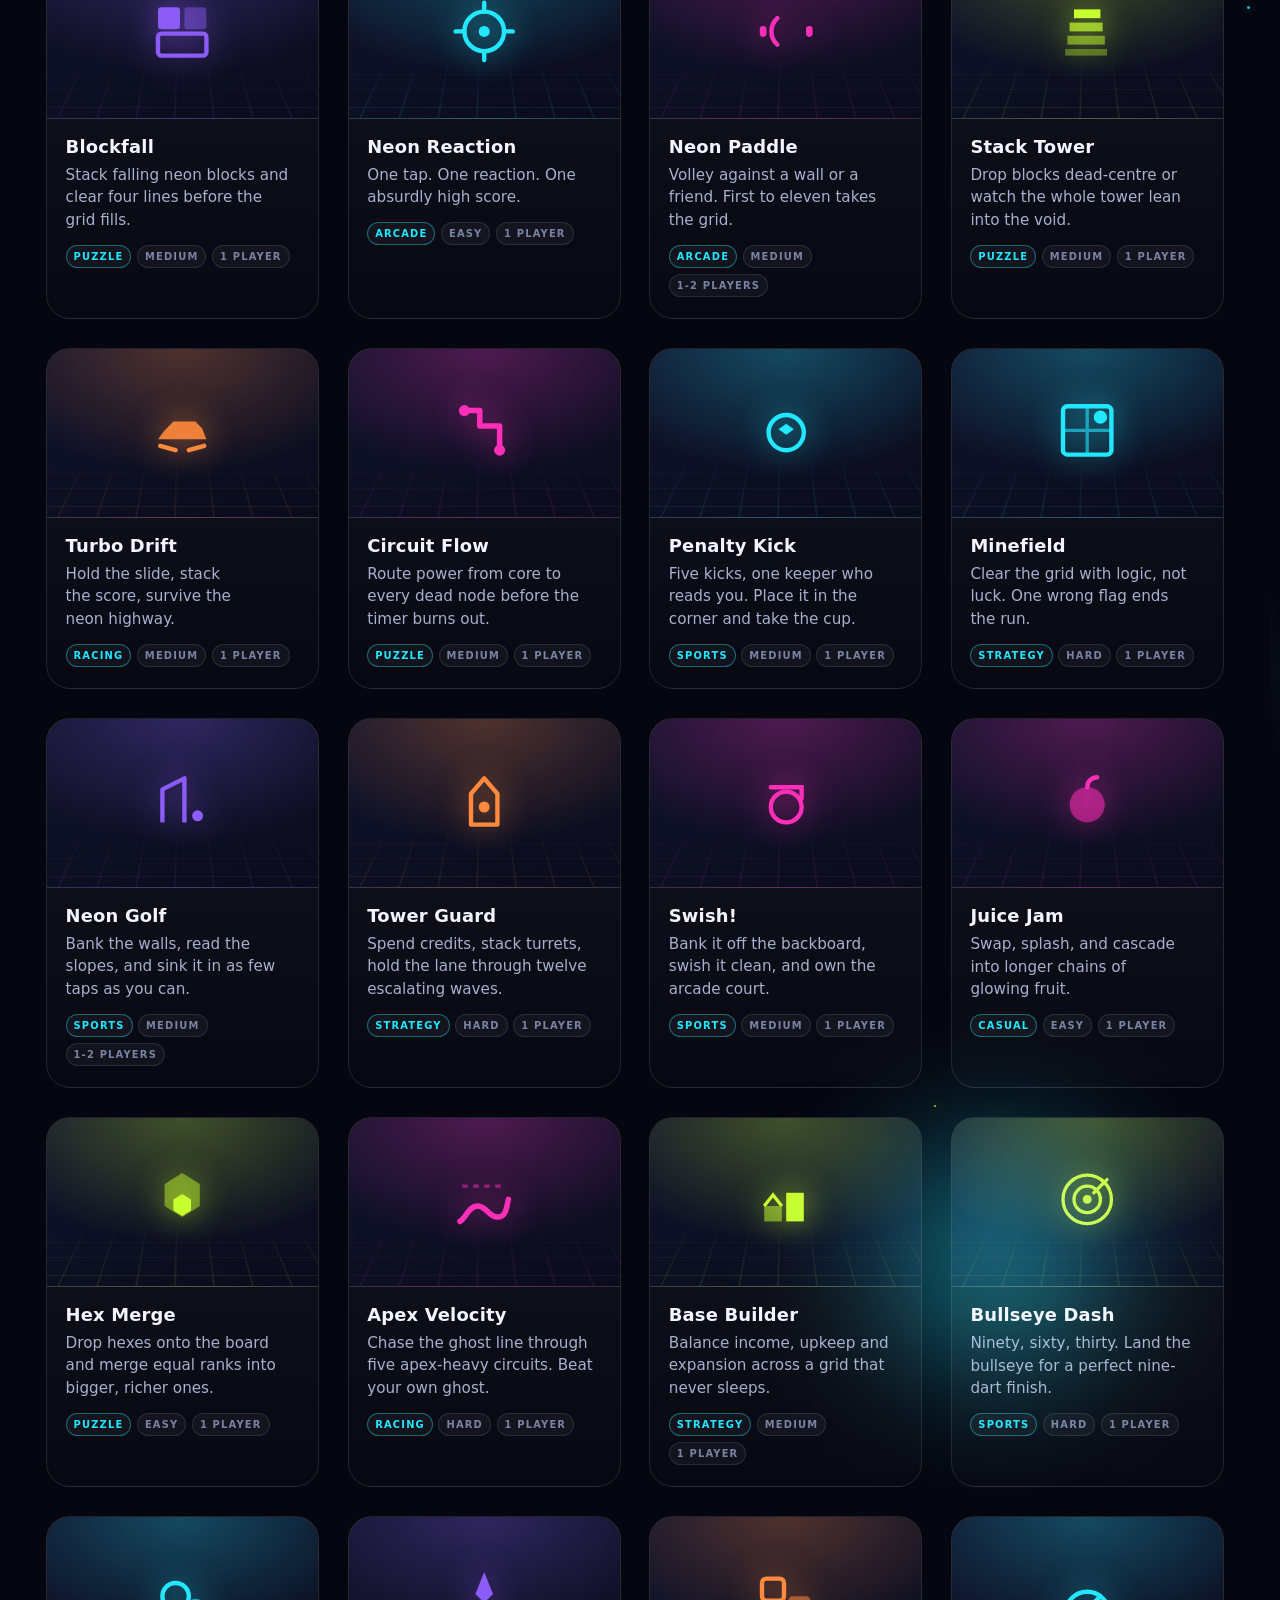
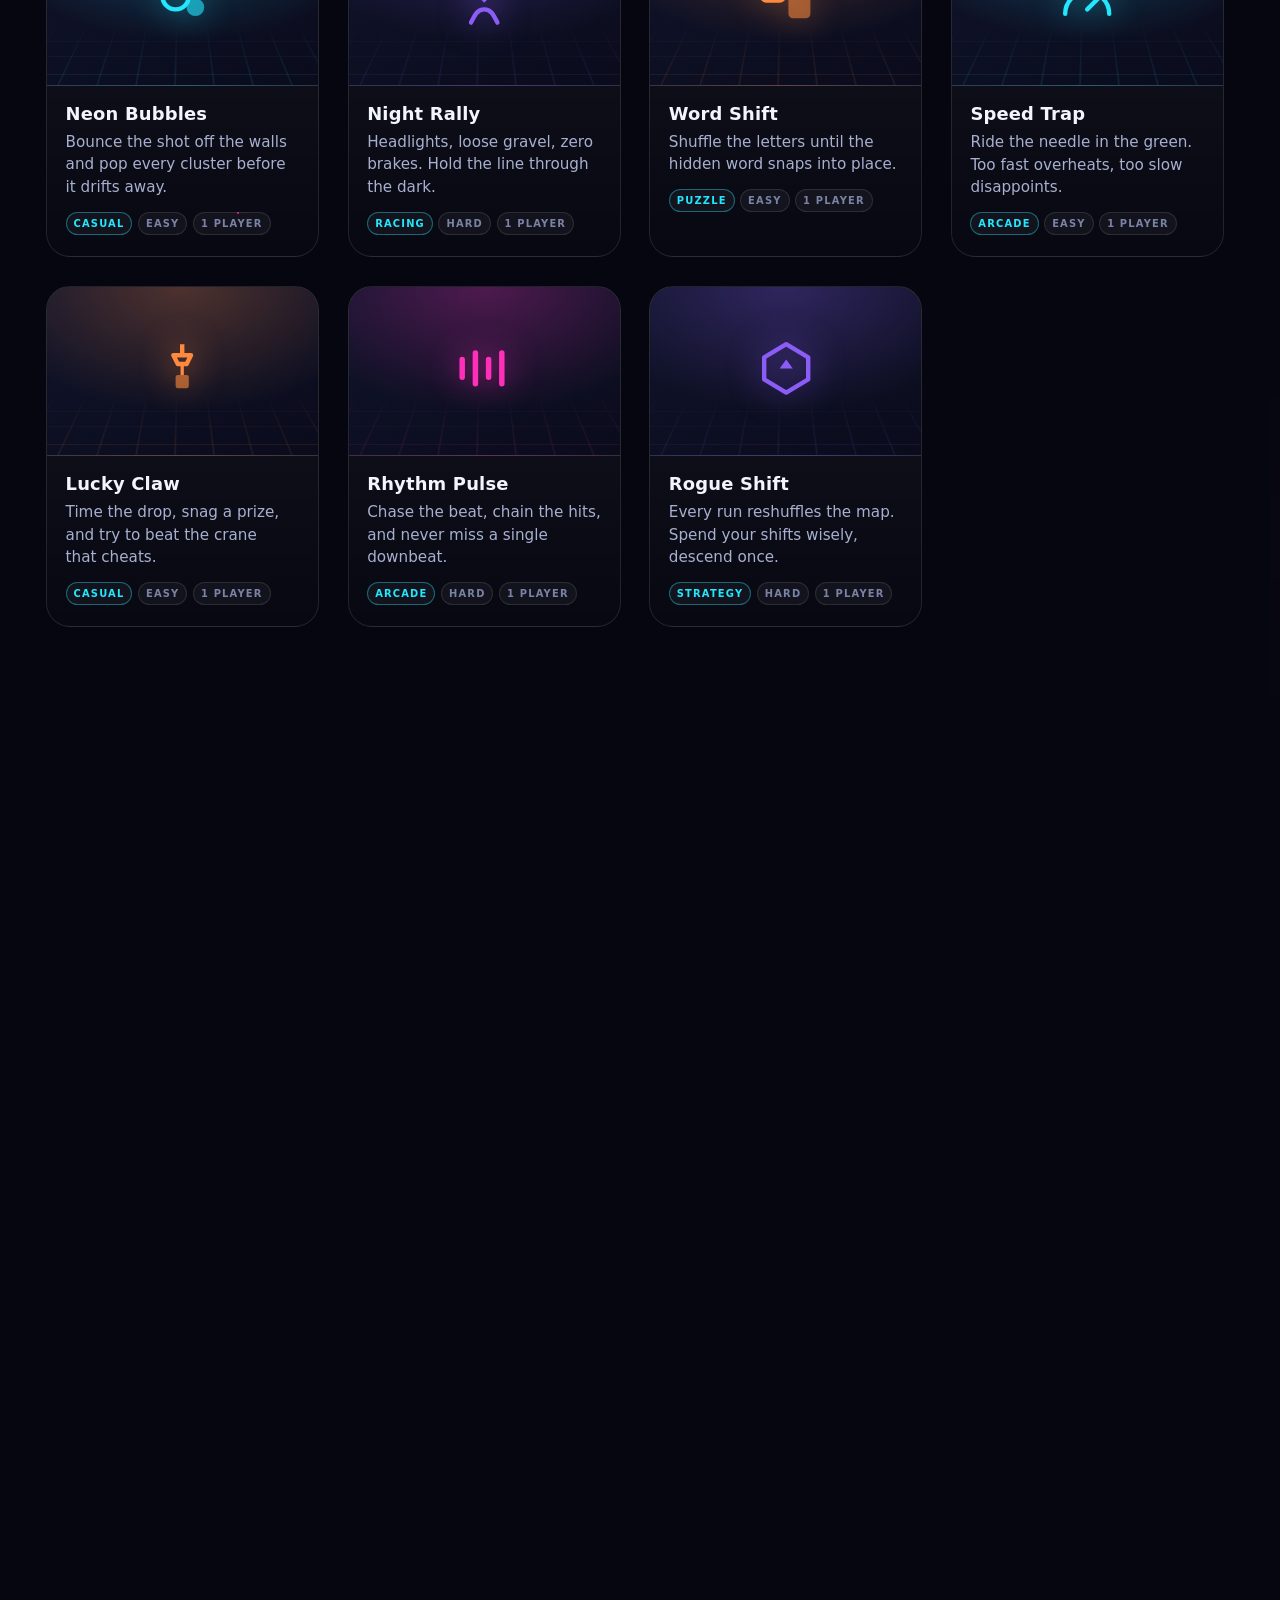
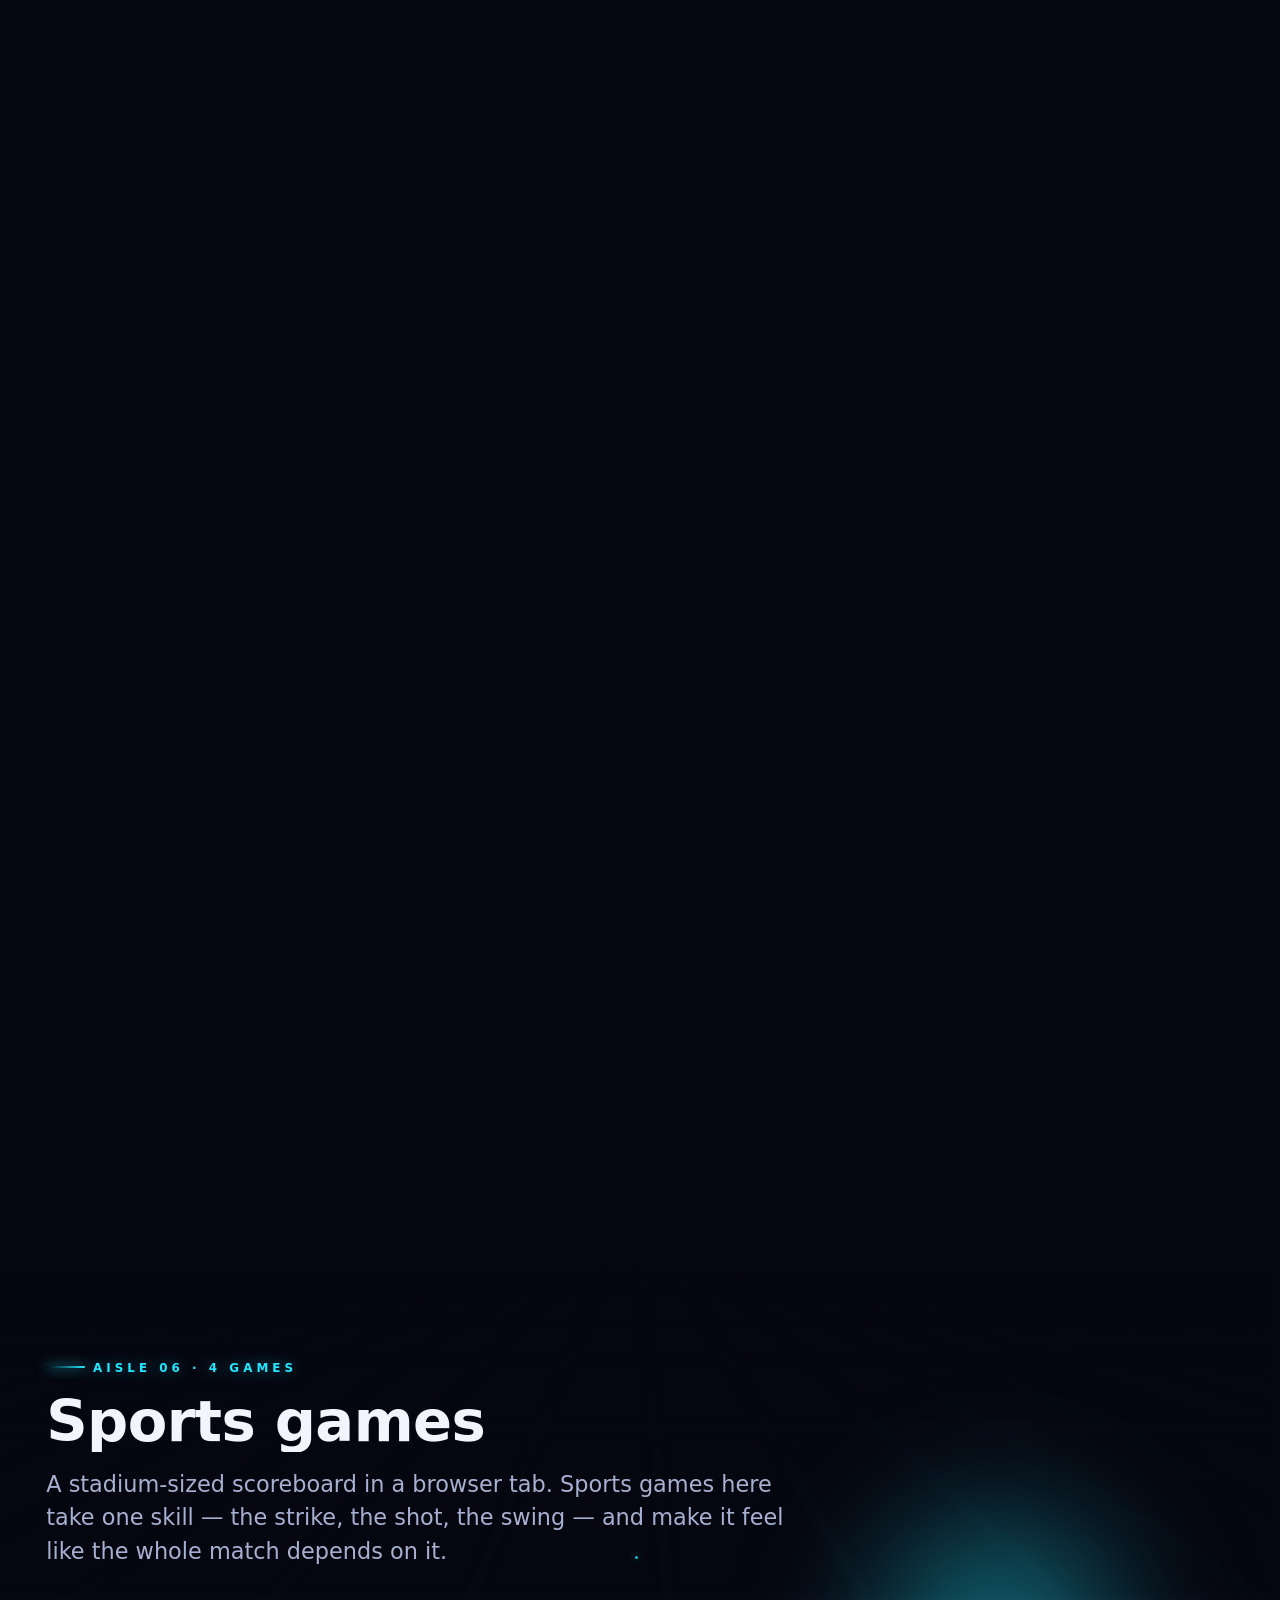
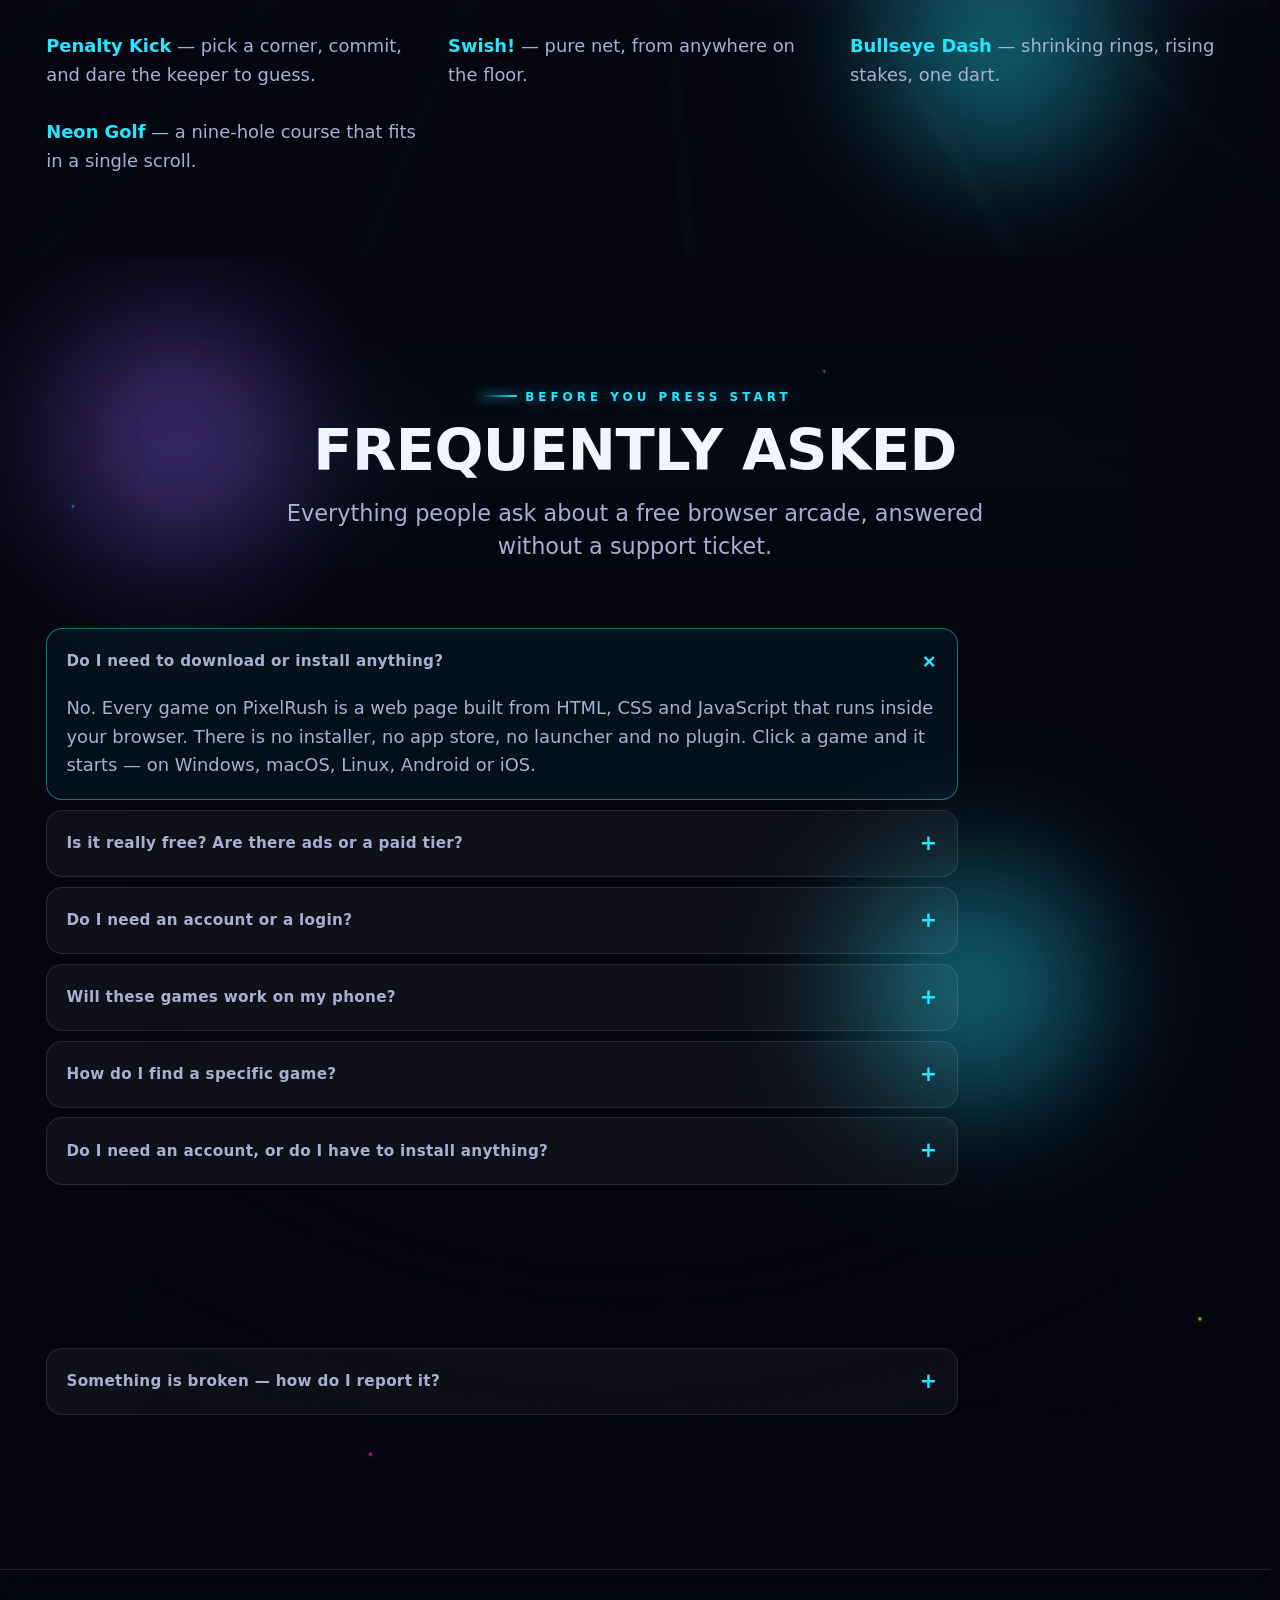
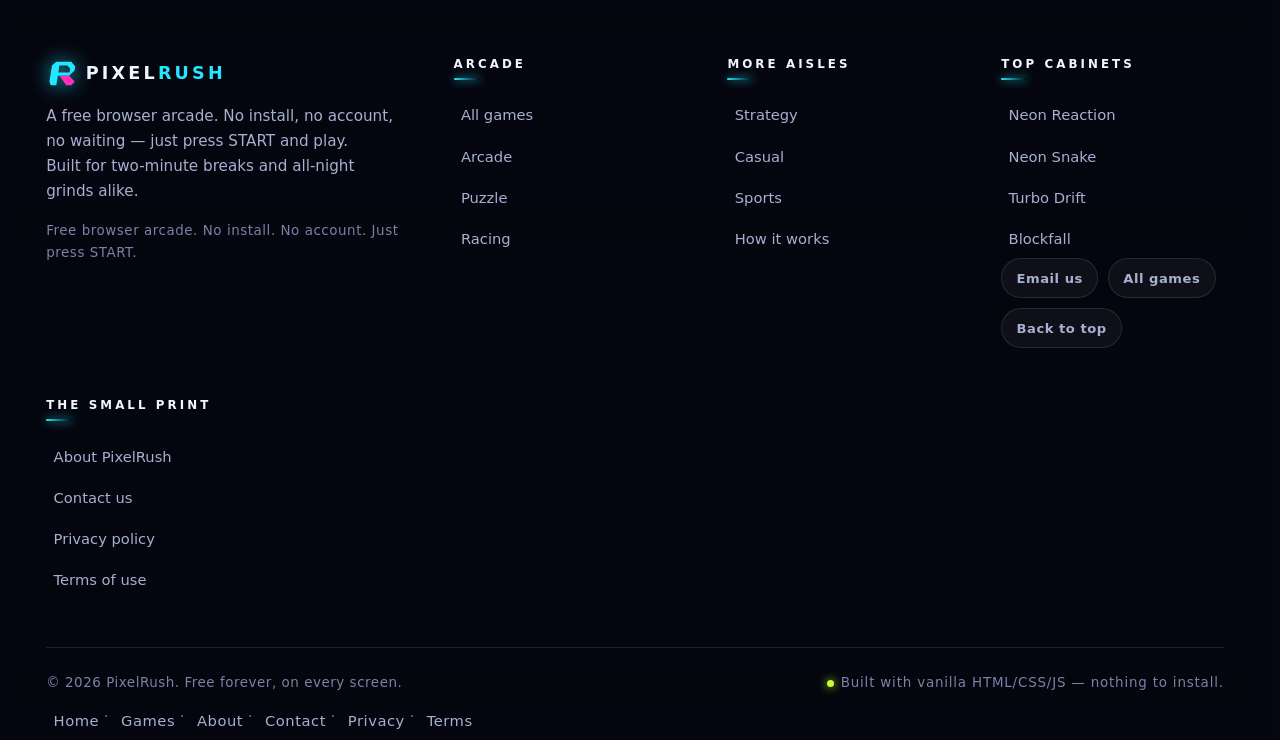
<file: games.html>
<!DOCTYPE htm,
        ,
        ,
        l>
<html lang="en">
<!-- ============================ HEAD: identity + SEO ============================
     One canonical URL for this page — https://pixel-rush-delta.vercel.app/games.html — is declared in
     <link rel="canonical">, repeated in og:url, and used again in the JSON-LD WebPage node at the
     end of this head. If the base URL changes at deploy time, all three move together. -->
<head>
<meta charset="utf-8">
<meta name="viewport" content="width=device-width,initial-scale=1,viewport-fit=cover">
<title>All Games — PixelRush | Free Browser Arcade, No Download</title>
<meta name="description" content="Browse every free game on PixelRush: 24 instant-play arcade, puzzle, racing, strategy, casual and sports games. Search, filter by genre and play in your browser — no signup, no download.">
<link rel="canonical" href="https://pixel-rush-delta.vercel.app/games.html">
<meta name="theme-color" content="#05060f">
<meta property="og:type" content="website">
<meta property="og:title" content="All Games — PixelRush Free Browser Arcade">
<meta property="og:description" content="24 free instant-play games: arcade, puzzle, racing, strategy, casual and sports. Filter by genre or search by name and press START.">
<meta property="og:url" content="https://pixel-rush-delta.vercel.app/games.html">
<meta property="og:site_name" content="PixelRush">
<meta property="og:image" content="https://pixel-rush-delta.vercel.app/og.jpg">
<meta name="twitter:card" content="summary_large_image">
<meta name="keywords" content="free online games, browser games, no download games, arcade games, play games online, puzzle games, casual games">
<meta name="robots" content="index,follow">
<link rel="icon" href="favicon.svg" type="image/svg+xml">
<link rel="manifest" href="manifest.webmanifest">
<link rel="preconnect" href="https://fonts.googleapis.com">
<link rel="preconnect" href="https://fonts.gstatic.com" crossorigin>
  <!-- Reduced-motion guard: reveal states must never depend on a stylesheet that has not loaded yet. -->
  <style id="rm-guard">@media (prefers-reduced-motion: reduce){html.js-motion [data-animate],html.js-motion .reveal,html.js-motion [data-depth]{opacity:1!important;transform:none!important;filter:none!important;clip-path:none!important;animation:none!important}}</style>
<!-- Load order matters: base.css sets tokens and primitives, games.css owns the catalogue grid,
     search box, genre chips and ticker, scenes.css owns the shared parallax/hero scene layers. -->
<link rel="stylesheet" href="css/base.css">
<link rel="stylesheet" href="css/games.css">
<link rel="stylesheet" href="css/scenes.css">
  <!-- Structured data for this page: CollectionPage + ItemList of the 27 games, WebPage and
       BreadcrumbList. Values are generated from js/games-data.js — see qa/SEO-GUIDE.md. The shared
       WebSite and Organization are referenced by @id only; they are declared on index.html. -->
  <script type="application/ld+json">{
  "@context": "https://schema.org",
  "@graph": [
    {
      "@type": "WebPage",
      "@id": "https://pixel-rush-delta.vercel.app/games.html#webpage",
      "url": "https://pixel-rush-delta.vercel.app/games.html",
      "name": "All Games — PixelRush",
      "isPartOf": {
        "@id": "https://pixel-rush-delta.vercel.app/#website"
      },
      "breadcrumb": {
        "@id": "https://pixel-rush-delta.vercel.app/games.html#breadcrumb"
      },
      "inLanguage": "en"
    },
    {
      "@type": "CollectionPage",
      "@id": "https://pixel-rush-delta.vercel.app/games.html#collection",
      "url": "https://pixel-rush-delta.vercel.app/games.html",
      "name": "All Games — PixelRush",
      "description": "Browse every free game on PixelRush: 24 instant-play arcade, puzzle, racing, strategy, casual and sports games.",
      "isPartOf": {
        "@id": "https://pixel-rush-delta.vercel.app/games.html#webpage"
      },
      "publisher": {
        "@id": "https://pixel-rush-delta.vercel.app/#organization"
      },
      "inLanguage": "en",
      "mainEntity": {
        "@id": "https://pixel-rush-delta.vercel.app/games.html#gamelist"
      }
    },
    {
      "@type": "ItemList",
      "@id": "https://pixel-rush-delta.vercel.app/games.html#gamelist",
      "name": "All PixelRush games",
      "numberOfItems": 27,
      "itemListElement": [
        {
          "@type": "ListItem",
          "position": 1,
          "url": "https://pixel-rush-delta.vercel.app/play.html?game=reaction#game",
          "name": "Neon Reaction",
          "item": {
            "@type": "VideoGame",
            "@id": "https://pixel-rush-delta.vercel.app/play.html?game=reaction#game",
            "name": "Neon Reaction",
            "url": "https://pixel-rush-delta.vercel.app/play.html?game=reaction",
            "inLanguage": "en",
            "description": "One tap. One reaction. One absurdly high score.",
            "genre": "Arcade",
            "gamePlatform": "Web browser",
            "playMode": "1 Player",
            "applicationCategory": "Game",
            "operatingSystem": "Any (web browser)",
            "timeRequired": "PT1M",
            "aggregateRating": {
              "@type": "AggregateRating",
              "ratingValue": 4.7,
              "bestRating": 5,
              "worstRating": 1
            }
          }
        },
        {
          "@type": "ListItem",
          "position": 2,
          "url": "https://pixel-rush-delta.vercel.app/play.html?game=snake#game",
          "name": "Neon Snake",
          "item": {
            "@type": "VideoGame",
            "@id": "https://pixel-rush-delta.vercel.app/play.html?game=snake#game",
            "name": "Neon Snake",
            "url": "https://pixel-rush-delta.vercel.app/play.html?game=snake",
            "inLanguage": "en",
            "description": "Grow a light-streak through the grid. Wall yourself and it is over.",
            "genre": "Arcade",
            "gamePlatform": "Web browser",
            "playMode": "1 Player",
            "applicationCategory": "Game",
            "operatingSystem": "Any (web browser)",
            "timeRequired": "PT3M",
            "aggregateRating": {
              "@type": "AggregateRating",
              "ratingValue": 4.8,
              "bestRating": 5,
              "worstRating": 1
            }
          }
        },
        {
          "@type": "ListItem",
          "position": 3,
          "url": "https://pixel-rush-delta.vercel.app/play.html?game=neon-paddle#game",
          "name": "Neon Paddle",
          "item": {
            "@type": "VideoGame",
            "@id": "https://pixel-rush-delta.vercel.app/play.html?game=neon-paddle#game",
            "name": "Neon Paddle",
            "url": "https://pixel-rush-delta.vercel.app/play.html?game=neon-paddle",
            "inLanguage": "en",
            "description": "Volley against a wall or a friend. First to eleven takes the grid.",
            "genre": "Arcade",
            "gamePlatform": "Web browser",
            "playMode": "1-2 Players",
            "applicationCategory": "Game",
            "operatingSystem": "Any (web browser)",
            "timeRequired": "PT2M",
            "aggregateRating": {
              "@type": "AggregateRating",
              "ratingValue": 4.6,
              "bestRating": 5,
              "worstRating": 1
            }
          }
        },
        {
          "@type": "ListItem",
          "position": 4,
          "url": "https://pixel-rush-delta.vercel.app/play.html?game=turbo-drift#game",
          "name": "Turbo Drift",
          "item": {
            "@type": "VideoGame",
            "@id": "https://pixel-rush-delta.vercel.app/play.html?game=turbo-drift#game",
            "name": "Turbo Drift",
            "url": "https://pixel-rush-delta.vercel.app/play.html?game=turbo-drift",
            "inLanguage": "en",
            "description": "Hold the slide, stack the score, survive the neon highway.",
            "genre": "Racing",
            "gamePlatform": "Web browser",
            "playMode": "1 Player",
            "applicationCategory": "Game",
            "operatingSystem": "Any (web browser)",
            "timeRequired": "PT4M",
            "aggregateRating": {
              "@type": "AggregateRating",
              "ratingValue": 4.5,
              "bestRating": 5,
              "worstRating": 1
            }
          }
        },
        {
          "@type": "ListItem",
          "position": 5,
          "url": "https://pixel-rush-delta.vercel.app/play.html?game=blockfall#game",
          "name": "Blockfall",
          "item": {
            "@type": "VideoGame",
            "@id": "https://pixel-rush-delta.vercel.app/play.html?game=blockfall#game",
            "name": "Blockfall",
            "url": "https://pixel-rush-delta.vercel.app/play.html?game=blockfall",
            "inLanguage": "en",
            "description": "Stack falling neon blocks and clear four lines before the grid fills.",
            "genre": "Puzzle",
            "gamePlatform": "Web browser",
            "playMode": "1 Player",
            "applicationCategory": "Game",
            "operatingSystem": "Any (web browser)",
            "timeRequired": "PT5M",
            "aggregateRating": {
              "@type": "AggregateRating",
              "ratingValue": 4.6,
              "bestRating": 5,
              "worstRating": 1
            }
          }
        },
        {
          "@type": "ListItem",
          "position": 6,
          "url": "https://pixel-rush-delta.vercel.app/play.html?game=minefield#game",
          "name": "Minefield",
          "item": {
            "@type": "VideoGame",
            "@id": "https://pixel-rush-delta.vercel.app/play.html?game=minefield#game",
            "name": "Minefield",
            "url": "https://pixel-rush-delta.vercel.app/play.html?game=minefield",
            "inLanguage": "en",
            "description": "Clear the grid with logic, not luck. One wrong flag ends the run.",
            "genre": "Strategy",
            "gamePlatform": "Web browser",
            "playMode": "1 Player",
            "applicationCategory": "Game",
            "operatingSystem": "Any (web browser)",
            "timeRequired": "PT6M",
            "aggregateRating": {
              "@type": "AggregateRating",
              "ratingValue": 4.4,
              "bestRating": 5,
              "worstRating": 1
            }
          }
        },
        {
          "@type": "ListItem",
          "position": 7,
          "url": "https://pixel-rush-delta.vercel.app/play.html?game=hexmerge#game",
          "name": "Hex Merge",
          "item": {
            "@type": "VideoGame",
            "@id": "https://pixel-rush-delta.vercel.app/play.html?game=hexmerge#game",
            "name": "Hex Merge",
            "url": "https://pixel-rush-delta.vercel.app/play.html?game=hexmerge",
            "inLanguage": "en",
            "description": "Drop hexes onto the board and merge equal ranks into bigger, richer ones.",
            "genre": "Puzzle",
            "gamePlatform": "Web browser",
            "playMode": "1 Player",
            "applicationCategory": "Game",
            "operatingSystem": "Any (web browser)",
            "timeRequired": "PT4M",
            "aggregateRating": {
              "@type": "AggregateRating",
              "ratingValue": 4.3,
              "bestRating": 5,
              "worstRating": 1
            }
          }
        },
        {
          "@type": "ListItem",
          "position": 8,
          "url": "https://pixel-rush-delta.vercel.app/play.html?game=circuit-flow#game",
          "name": "Circuit Flow",
          "item": {
            "@type": "VideoGame",
            "@id": "https://pixel-rush-delta.vercel.app/play.html?game=circuit-flow#game",
            "name": "Circuit Flow",
            "url": "https://pixel-rush-delta.vercel.app/play.html?game=circuit-flow",
            "inLanguage": "en",
            "description": "Route power from core to every dead node before the timer burns out.",
            "genre": "Puzzle",
            "gamePlatform": "Web browser",
            "playMode": "1 Player",
            "applicationCategory": "Game",
            "operatingSystem": "Any (web browser)",
            "timeRequired": "PT5M",
            "aggregateRating": {
              "@type": "AggregateRating",
              "ratingValue": 4.5,
              "bestRating": 5,
              "worstRating": 1
            }
          }
        },
        {
          "@type": "ListItem",
          "position": 9,
          "url": "https://pixel-rush-delta.vercel.app/play.html?game=wordshift#game",
          "name": "Word Shift",
          "item": {
            "@type": "VideoGame",
            "@id": "https://pixel-rush-delta.vercel.app/play.html?game=wordshift#game",
            "name": "Word Shift",
            "url": "https://pixel-rush-delta.vercel.app/play.html?game=wordshift",
            "inLanguage": "en",
            "description": "Shuffle the letters until the hidden word snaps into place.",
            "genre": "Puzzle",
            "gamePlatform": "Web browser",
            "playMode": "1 Player",
            "applicationCategory": "Game",
            "operatingSystem": "Any (web browser)",
            "timeRequired": "PT3M",
            "aggregateRating": {
              "@type": "AggregateRating",
              "ratingValue": 4.1,
              "bestRating": 5,
              "worstRating": 1
            }
          }
        },
        {
          "@type": "ListItem",
          "position": 10,
          "url": "https://pixel-rush-delta.vercel.app/play.html?game=apex-velocity#game",
          "name": "Apex Velocity",
          "item": {
            "@type": "VideoGame",
            "@id": "https://pixel-rush-delta.vercel.app/play.html?game=apex-velocity#game",
            "name": "Apex Velocity",
            "url": "https://pixel-rush-delta.vercel.app/play.html?game=apex-velocity",
            "inLanguage": "en",
            "description": "Chase the ghost line through five apex-heavy circuits. Beat your own ghost.",
            "genre": "Racing",
            "gamePlatform": "Web browser",
            "playMode": "1 Player",
            "applicationCategory": "Game",
            "operatingSystem": "Any (web browser)",
            "timeRequired": "PT5M",
            "aggregateRating": {
              "@type": "AggregateRating",
              "ratingValue": 4.4,
              "bestRating": 5,
              "worstRating": 1
            }
          }
        },
        {
          "@type": "ListItem",
          "position": 11,
          "url": "https://pixel-rush-delta.vercel.app/play.html?game=night-rally#game",
          "name": "Night Rally",
          "item": {
            "@type": "VideoGame",
            "@id": "https://pixel-rush-delta.vercel.app/play.html?game=night-rally#game",
            "name": "Night Rally",
            "url": "https://pixel-rush-delta.vercel.app/play.html?game=night-rally",
            "inLanguage": "en",
            "description": "Headlights, loose gravel, zero brakes. Hold the line through the dark.",
            "genre": "Racing",
            "gamePlatform": "Web browser",
            "playMode": "1 Player",
            "applicationCategory": "Game",
            "operatingSystem": "Any (web browser)",
            "timeRequired": "PT6M",
            "aggregateRating": {
              "@type": "AggregateRating",
              "ratingValue": 4.2,
              "bestRating": 5,
              "worstRating": 1
            }
          }
        },
        {
          "@type": "ListItem",
          "position": 12,
          "url": "https://pixel-rush-delta.vercel.app/play.html?game=speed-trap#game",
          "name": "Speed Trap",
          "item": {
            "@type": "VideoGame",
            "@id": "https://pixel-rush-delta.vercel.app/play.html?game=speed-trap#game",
            "name": "Speed Trap",
            "url": "https://pixel-rush-delta.vercel.app/play.html?game=speed-trap",
            "inLanguage": "en",
            "description": "Ride the needle in the green. Too fast overheats, too slow disappoints.",
            "genre": "Racing",
            "gamePlatform": "Web browser",
            "playMode": "1 Player",
            "applicationCategory": "Game",
            "operatingSystem": "Any (web browser)",
            "timeRequired": "PT2M",
            "aggregateRating": {
              "@type": "AggregateRating",
              "ratingValue": 4,
              "bestRating": 5,
              "worstRating": 1
            }
          }
        },
        {
          "@type": "ListItem",
          "position": 13,
          "url": "https://pixel-rush-delta.vercel.app/play.html?game=tower-guard#game",
          "name": "Tower Guard",
          "item": {
            "@type": "VideoGame",
            "@id": "https://pixel-rush-delta.vercel.app/play.html?game=tower-guard#game",
            "name": "Tower Guard",
            "url": "https://pixel-rush-delta.vercel.app/play.html?game=tower-guard",
            "inLanguage": "en",
            "description": "Spend credits, stack turrets, hold the lane through twelve escalating waves.",
            "genre": "Strategy",
            "gamePlatform": "Web browser",
            "playMode": "1 Player",
            "applicationCategory": "Game",
            "operatingSystem": "Any (web browser)",
            "timeRequired": "PT8M",
            "aggregateRating": {
              "@type": "AggregateRating",
              "ratingValue": 4.5,
              "bestRating": 5,
              "worstRating": 1
            }
          }
        },
        {
          "@type": "ListItem",
          "position": 14,
          "url": "https://pixel-rush-delta.vercel.app/play.html?game=base-builder#game",
          "name": "Base Builder",
          "item": {
            "@type": "VideoGame",
            "@id": "https://pixel-rush-delta.vercel.app/play.html?game=base-builder#game",
            "name": "Base Builder",
            "url": "https://pixel-rush-delta.vercel.app/play.html?game=base-builder",
            "inLanguage": "en",
            "description": "Balance income, upkeep and expansion across a grid that never sleeps.",
            "genre": "Strategy",
            "gamePlatform": "Web browser",
            "playMode": "1 Player",
            "applicationCategory": "Game",
            "operatingSystem": "Any (web browser)",
            "timeRequired": "PT7M",
            "aggregateRating": {
              "@type": "AggregateRating",
              "ratingValue": 4.3,
              "bestRating": 5,
              "worstRating": 1
            }
          }
        },
        {
          "@type": "ListItem",
          "position": 15,
          "url": "https://pixel-rush-delta.vercel.app/play.html?game=juice-jam#game",
          "name": "Juice Jam",
          "item": {
            "@type": "VideoGame",
            "@id": "https://pixel-rush-delta.vercel.app/play.html?game=juice-jam#game",
            "name": "Juice Jam",
            "url": "https://pixel-rush-delta.vercel.app/play.html?game=juice-jam",
            "inLanguage": "en",
            "description": "Swap, splash, and cascade into longer chains of glowing fruit.",
            "genre": "Casual",
            "gamePlatform": "Web browser",
            "playMode": "1 Player",
            "applicationCategory": "Game",
            "operatingSystem": "Any (web browser)",
            "timeRequired": "PT3M",
            "aggregateRating": {
              "@type": "AggregateRating",
              "ratingValue": 4.2,
              "bestRating": 5,
              "worstRating": 1
            }
          }
        },
        {
          "@type": "ListItem",
          "position": 16,
          "url": "https://pixel-rush-delta.vercel.app/play.html?game=stack-tower#game",
          "name": "Stack Tower",
          "item": {
            "@type": "VideoGame",
            "@id": "https://pixel-rush-delta.vercel.app/play.html?game=stack-tower#game",
            "name": "Stack Tower",
            "url": "https://pixel-rush-delta.vercel.app/play.html?game=stack-tower",
            "inLanguage": "en",
            "description": "Drop blocks dead-centre or watch the whole tower lean into the void.",
            "genre": "Casual",
            "gamePlatform": "Web browser",
            "playMode": "1 Player",
            "applicationCategory": "Game",
            "operatingSystem": "Any (web browser)",
            "timeRequired": "PT2M",
            "aggregateRating": {
              "@type": "AggregateRating",
              "ratingValue": 4.4,
              "bestRating": 5,
              "worstRating": 1
            }
          }
        },
        {
          "@type": "ListItem",
          "position": 17,
          "url": "https://pixel-rush-delta.vercel.app/play.html?game=neon-bubbles#game",
          "name": "Neon Bubbles",
          "item": {
            "@type": "VideoGame",
            "@id": "https://pixel-rush-delta.vercel.app/play.html?game=neon-bubbles#game",
            "name": "Neon Bubbles",
            "url": "https://pixel-rush-delta.vercel.app/play.html?game=neon-bubbles",
            "inLanguage": "en",
            "description": "Bounce the shot off the walls and pop every cluster before it drifts away.",
            "genre": "Casual",
            "gamePlatform": "Web browser",
            "playMode": "1 Player",
            "applicationCategory": "Game",
            "operatingSystem": "Any (web browser)",
            "timeRequired": "PT3M",
            "aggregateRating": {
              "@type": "AggregateRating",
              "ratingValue": 4.1,
              "bestRating": 5,
              "worstRating": 1
            }
          }
        },
        {
          "@type": "ListItem",
          "position": 18,
          "url": "https://pixel-rush-delta.vercel.app/play.html?game=lucky-claw#game",
          "name": "Lucky Claw",
          "item": {
            "@type": "VideoGame",
            "@id": "https://pixel-rush-delta.vercel.app/play.html?game=lucky-claw#game",
            "name": "Lucky Claw",
            "url": "https://pixel-rush-delta.vercel.app/play.html?game=lucky-claw",
            "inLanguage": "en",
            "description": "Time the drop, snag a prize, and try to beat the crane that cheats.",
            "genre": "Casual",
            "gamePlatform": "Web browser",
            "playMode": "1 Player",
            "applicationCategory": "Game",
            "operatingSystem": "Any (web browser)",
            "timeRequired": "PT2M",
            "aggregateRating": {
              "@type": "AggregateRating",
              "ratingValue": 3.8,
              "bestRating": 5,
              "worstRating": 1
            }
          }
        },
        {
          "@type": "ListItem",
          "position": 19,
          "url": "https://pixel-rush-delta.vercel.app/play.html?game=penalty-kick#game",
          "name": "Penalty Kick",
          "item": {
            "@type": "VideoGame",
            "@id": "https://pixel-rush-delta.vercel.app/play.html?game=penalty-kick#game",
            "name": "Penalty Kick",
            "url": "https://pixel-rush-delta.vercel.app/play.html?game=penalty-kick",
            "inLanguage": "en",
            "description": "Five kicks, one keeper who reads you. Place it in the corner and take the cup.",
            "genre": "Sports",
            "gamePlatform": "Web browser",
            "playMode": "1 Player",
            "applicationCategory": "Game",
            "operatingSystem": "Any (web browser)",
            "timeRequired": "PT3M",
            "aggregateRating": {
              "@type": "AggregateRating",
              "ratingValue": 4.3,
              "bestRating": 5,
              "worstRating": 1
            }
          }
        },
        {
          "@type": "ListItem",
          "position": 20,
          "url": "https://pixel-rush-delta.vercel.app/play.html?game=swish#game",
          "name": "Swish!",
          "item": {
            "@type": "VideoGame",
            "@id": "https://pixel-rush-delta.vercel.app/play.html?game=swish#game",
            "name": "Swish!",
            "url": "https://pixel-rush-delta.vercel.app/play.html?game=swish",
            "inLanguage": "en",
            "description": "Bank it off the backboard, swish it clean, and own the arcade court.",
            "genre": "Sports",
            "gamePlatform": "Web browser",
            "playMode": "1 Player",
            "applicationCategory": "Game",
            "operatingSystem": "Any (web browser)",
            "timeRequired": "PT3M",
            "aggregateRating": {
              "@type": "AggregateRating",
              "ratingValue": 4.2,
              "bestRating": 5,
              "worstRating": 1
            }
          }
        },
        {
          "@type": "ListItem",
          "position": 21,
          "url": "https://pixel-rush-delta.vercel.app/play.html?game=bullseye#game",
          "name": "Bullseye Dash",
          "item": {
            "@type": "VideoGame",
            "@id": "https://pixel-rush-delta.vercel.app/play.html?game=bullseye#game",
            "name": "Bullseye Dash",
            "url": "https://pixel-rush-delta.vercel.app/play.html?game=bullseye",
            "inLanguage": "en",
            "description": "Ninety, sixty, thirty. Land the bullseye for a perfect nine-dart finish.",
            "genre": "Sports",
            "gamePlatform": "Web browser",
            "playMode": "1 Player",
            "applicationCategory": "Game",
            "operatingSystem": "Any (web browser)",
            "timeRequired": "PT4M",
            "aggregateRating": {
              "@type": "AggregateRating",
              "ratingValue": 4.4,
              "bestRating": 5,
              "worstRating": 1
            }
          }
        },
        {
          "@type": "ListItem",
          "position": 22,
          "url": "https://pixel-rush-delta.vercel.app/play.html?game=neon-golf#game",
          "name": "Neon Golf",
          "item": {
            "@type": "VideoGame",
            "@id": "https://pixel-rush-delta.vercel.app/play.html?game=neon-golf#game",
            "name": "Neon Golf",
            "url": "https://pixel-rush-delta.vercel.app/play.html?game=neon-golf",
            "inLanguage": "en",
            "description": "Bank the walls, read the slopes, and sink it in as few taps as you can.",
            "genre": "Sports",
            "gamePlatform": "Web browser",
            "playMode": "1-2 Players",
            "applicationCategory": "Game",
            "operatingSystem": "Any (web browser)",
            "timeRequired": "PT6M",
            "aggregateRating": {
              "@type": "AggregateRating",
              "ratingValue": 4.5,
              "bestRating": 5,
              "worstRating": 1
            }
          }
        },
        {
          "@type": "ListItem",
          "position": 23,
          "url": "https://pixel-rush-delta.vercel.app/play.html?game=rhythm-pulse#game",
          "name": "Rhythm Pulse",
          "item": {
            "@type": "VideoGame",
            "@id": "https://pixel-rush-delta.vercel.app/play.html?game=rhythm-pulse#game",
            "name": "Rhythm Pulse",
            "url": "https://pixel-rush-delta.vercel.app/play.html?game=rhythm-pulse",
            "inLanguage": "en",
            "description": "Chase the beat, chain the hits, and never miss a single downbeat.",
            "genre": "Arcade",
            "gamePlatform": "Web browser",
            "playMode": "1 Player",
            "applicationCategory": "Game",
            "operatingSystem": "Any (web browser)",
            "timeRequired": "PT4M",
            "aggregateRating": {
              "@type": "AggregateRating",
              "ratingValue": 4.6,
              "bestRating": 5,
              "worstRating": 1
            }
          }
        },
        {
          "@type": "ListItem",
          "position": 24,
          "url": "https://pixel-rush-delta.vercel.app/play.html?game=rogue-shift#game",
          "name": "Rogue Shift",
          "item": {
            "@type": "VideoGame",
            "@id": "https://pixel-rush-delta.vercel.app/play.html?game=rogue-shift#game",
            "name": "Rogue Shift",
            "url": "https://pixel-rush-delta.vercel.app/play.html?game=rogue-shift",
            "inLanguage": "en",
            "description": "Every run reshuffles the map. Spend your shifts wisely, descend once.",
            "genre": "Strategy",
            "gamePlatform": "Web browser",
            "playMode": "1 Player",
            "applicationCategory": "Game",
            "operatingSystem": "Any (web browser)",
            "timeRequired": "PT10M",
            "aggregateRating": {
              "@type": "AggregateRating",
              "ratingValue": 4.7,
              "bestRating": 5,
              "worstRating": 1
            }
          }
        },
        {
          "@type": "ListItem",
          "position": 25,
          "item": {
            "@type": "VideoGame",
            "@id": "https://pixel-rush-delta.vercel.app/play.html?game=pacman#game",
            "name": "Neon Pac",
            "url": "https://pixel-rush-delta.vercel.app/play.html?game=pacman",
            "inLanguage": "en",
            "description": "Clear the maze. Four ghosts hunt you, and only one of them is really paying attention.",
            "genre": "Arcade",
            "gamePlatform": "Web browser",
            "playMode": "1 Player",
            "applicationCategory": "Game",
            "operatingSystem": "Any (web browser)",
            "timeRequired": "PT5M",
            "aggregateRating": {
              "@type": "AggregateRating",
              "ratingValue": 4.8,
              "bestRating": 5,
              "worstRating": 1
            }
          }
        },
        {
          "@type": "ListItem",
          "position": 26,
          "item": {
            "@type": "VideoGame",
            "@id": "https://pixel-rush-delta.vercel.app/play.html?game=flappy#game",
            "name": "Flappy Rush",
            "url": "https://pixel-rush-delta.vercel.app/play.html?game=flappy",
            "inLanguage": "en",
            "description": "One button, one gap, three lives. The pipes only get closer.",
            "genre": "Arcade",
            "gamePlatform": "Web browser",
            "playMode": "1 Player",
            "applicationCategory": "Game",
            "operatingSystem": "Any (web browser)",
            "timeRequired": "PT2M",
            "aggregateRating": {
              "@type": "AggregateRating",
              "ratingValue": 4.6,
              "bestRating": 5,
              "worstRating": 1
            }
          }
        },
        {
          "@type": "ListItem",
          "position": 27,
          "item": {
            "@type": "VideoGame",
            "@id": "https://pixel-rush-delta.vercel.app/play.html?game=dino#game",
            "name": "Dino Dash",
            "url": "https://pixel-rush-delta.vercel.app/play.html?game=dino",
            "inLanguage": "en",
            "description": "Run, jump, duck, and grab an acid orb for a one-hit shield. The road only speeds up.",
            "genre": "Arcade",
            "gamePlatform": "Web browser",
            "playMode": "1 Player",
            "applicationCategory": "Game",
            "operatingSystem": "Any (web browser)",
            "timeRequired": "PT2M",
            "aggregateRating": {
              "@type": "AggregateRating",
              "ratingValue": 4.7,
              "bestRating": 5,
              "worstRating": 1
            }
          }
        }
      ]
    },
    {
      "@type": "BreadcrumbList",
      "@id": "https://pixel-rush-delta.vercel.app/games.html#breadcrumb",
      "itemListElement": [
        {
          "@type": "ListItem",
          "position": 1,
          "name": "Home",
          "item": "https://pixel-rush-delta.vercel.app/"
        },
        {
          "@type": "ListItem",
          "position": 2,
          "name": "Games",
          "item": "https://pixel-rush-delta.vercel.app/games.html"
        }
      ]
    },
    {
      "@type": "VideoGame",
      "@id": "https://pixel-rush-delta.vercel.app/play.html?game=reaction#game",
      "name": "Neon Reaction",
      "url": "https://pixel-rush-delta.vercel.app/play.html?game=reaction",
      "inLanguage": "en",
      "description": "One tap. One reaction. One absurdly high score.",
      "genre": "Arcade",
      "gamePlatform": "Web browser",
      "playMode": "1 Player",
      "applicationCategory": "Game",
      "operatingSystem": "Any (web browser)",
      "timeRequired": "PT1M",
      "aggregateRating": {
        "@type": "AggregateRating",
        "ratingValue": 4.7,
        "bestRating": 5,
        "worstRating": 1
      }
    },
    {
      "@type": "VideoGame",
      "@id": "https://pixel-rush-delta.vercel.app/play.html?game=snake#game",
      "name": "Neon Snake",
      "url": "https://pixel-rush-delta.vercel.app/play.html?game=snake",
      "inLanguage": "en",
      "description": "Grow a light-streak through the grid. Wall yourself and it is over.",
      "genre": "Arcade",
      "gamePlatform": "Web browser",
      "playMode": "1 Player",
      "applicationCategory": "Game",
      "operatingSystem": "Any (web browser)",
      "timeRequired": "PT3M",
      "aggregateRating": {
        "@type": "AggregateRating",
        "ratingValue": 4.8,
        "bestRating": 5,
        "worstRating": 1
      }
    },
    {
      "@type": "VideoGame",
      "@id": "https://pixel-rush-delta.vercel.app/play.html?game=neon-paddle#game",
      "name": "Neon Paddle",
      "url": "https://pixel-rush-delta.vercel.app/play.html?game=neon-paddle",
      "inLanguage": "en",
      "description": "Volley against a wall or a friend. First to eleven takes the grid.",
      "genre": "Arcade",
      "gamePlatform": "Web browser",
      "playMode": "1-2 Players",
      "applicationCategory": "Game",
      "operatingSystem": "Any (web browser)",
      "timeRequired": "PT2M",
      "aggregateRating": {
        "@type": "AggregateRating",
        "ratingValue": 4.6,
        "bestRating": 5,
        "worstRating": 1
      }
    },
    {
      "@type": "VideoGame",
      "@id": "https://pixel-rush-delta.vercel.app/play.html?game=turbo-drift#game",
      "name": "Turbo Drift",
      "url": "https://pixel-rush-delta.vercel.app/play.html?game=turbo-drift",
      "inLanguage": "en",
      "description": "Hold the slide, stack the score, survive the neon highway.",
      "genre": "Racing",
      "gamePlatform": "Web browser",
      "playMode": "1 Player",
      "applicationCategory": "Game",
      "operatingSystem": "Any (web browser)",
      "timeRequired": "PT4M",
      "aggregateRating": {
        "@type": "AggregateRating",
        "ratingValue": 4.5,
        "bestRating": 5,
        "worstRating": 1
      }
    },
    {
      "@type": "VideoGame",
      "@id": "https://pixel-rush-delta.vercel.app/play.html?game=blockfall#game",
      "name": "Blockfall",
      "url": "https://pixel-rush-delta.vercel.app/play.html?game=blockfall",
      "inLanguage": "en",
      "description": "Stack falling neon blocks and clear four lines before the grid fills.",
      "genre": "Puzzle",
      "gamePlatform": "Web browser",
      "playMode": "1 Player",
      "applicationCategory": "Game",
      "operatingSystem": "Any (web browser)",
      "timeRequired": "PT5M",
      "aggregateRating": {
        "@type": "AggregateRating",
        "ratingValue": 4.6,
        "bestRating": 5,
        "worstRating": 1
      }
    },
    {
      "@type": "VideoGame",
      "@id": "https://pixel-rush-delta.vercel.app/play.html?game=minefield#game",
      "name": "Minefield",
      "url": "https://pixel-rush-delta.vercel.app/play.html?game=minefield",
      "inLanguage": "en",
      "description": "Clear the grid with logic, not luck. One wrong flag ends the run.",
      "genre": "Strategy",
      "gamePlatform": "Web browser",
      "playMode": "1 Player",
      "applicationCategory": "Game",
      "operatingSystem": "Any (web browser)",
      "timeRequired": "PT6M",
      "aggregateRating": {
        "@type": "AggregateRating",
        "ratingValue": 4.4,
        "bestRating": 5,
        "worstRating": 1
      }
    },
    {
      "@type": "VideoGame",
      "@id": "https://pixel-rush-delta.vercel.app/play.html?game=hexmerge#game",
      "name": "Hex Merge",
      "url": "https://pixel-rush-delta.vercel.app/play.html?game=hexmerge",
      "inLanguage": "en",
      "description": "Drop hexes onto the board and merge equal ranks into bigger, richer ones.",
      "genre": "Puzzle",
      "gamePlatform": "Web browser",
      "playMode": "1 Player",
      "applicationCategory": "Game",
      "operatingSystem": "Any (web browser)",
      "timeRequired": "PT4M",
      "aggregateRating": {
        "@type": "AggregateRating",
        "ratingValue": 4.3,
        "bestRating": 5,
        "worstRating": 1
      }
    },
    {
      "@type": "VideoGame",
      "@id": "https://pixel-rush-delta.vercel.app/play.html?game=circuit-flow#game",
      "name": "Circuit Flow",
      "url": "https://pixel-rush-delta.vercel.app/play.html?game=circuit-flow",
      "inLanguage": "en",
      "description": "Route power from core to every dead node before the timer burns out.",
      "genre": "Puzzle",
      "gamePlatform": "Web browser",
      "playMode": "1 Player",
      "applicationCategory": "Game",
      "operatingSystem": "Any (web browser)",
      "timeRequired": "PT5M",
      "aggregateRating": {
        "@type": "AggregateRating",
        "ratingValue": 4.5,
        "bestRating": 5,
        "worstRating": 1
      }
    },
    {
      "@type": "VideoGame",
      "@id": "https://pixel-rush-delta.vercel.app/play.html?game=wordshift#game",
      "name": "Word Shift",
      "url": "https://pixel-rush-delta.vercel.app/play.html?game=wordshift",
      "inLanguage": "en",
      "description": "Shuffle the letters until the hidden word snaps into place.",
      "genre": "Puzzle",
      "gamePlatform": "Web browser",
      "playMode": "1 Player",
      "applicationCategory": "Game",
      "operatingSystem": "Any (web browser)",
      "timeRequired": "PT3M",
      "aggregateRating": {
        "@type": "AggregateRating",
        "ratingValue": 4.1,
        "bestRating": 5,
        "worstRating": 1
      }
    },
    {
      "@type": "VideoGame",
      "@id": "https://pixel-rush-delta.vercel.app/play.html?game=apex-velocity#game",
      "name": "Apex Velocity",
      "url": "https://pixel-rush-delta.vercel.app/play.html?game=apex-velocity",
      "inLanguage": "en",
      "description": "Chase the ghost line through five apex-heavy circuits. Beat your own ghost.",
      "genre": "Racing",
      "gamePlatform": "Web browser",
      "playMode": "1 Player",
      "applicationCategory": "Game",
      "operatingSystem": "Any (web browser)",
      "timeRequired": "PT5M",
      "aggregateRating": {
        "@type": "AggregateRating",
        "ratingValue": 4.4,
        "bestRating": 5,
        "worstRating": 1
      }
    },
    {
      "@type": "VideoGame",
      "@id": "https://pixel-rush-delta.vercel.app/play.html?game=night-rally#game",
      "name": "Night Rally",
      "url": "https://pixel-rush-delta.vercel.app/play.html?game=night-rally",
      "inLanguage": "en",
      "description": "Headlights, loose gravel, zero brakes. Hold the line through the dark.",
      "genre": "Racing",
      "gamePlatform": "Web browser",
      "playMode": "1 Player",
      "applicationCategory": "Game",
      "operatingSystem": "Any (web browser)",
      "timeRequired": "PT6M",
      "aggregateRating": {
        "@type": "AggregateRating",
        "ratingValue": 4.2,
        "bestRating": 5,
        "worstRating": 1
      }
    },
    {
      "@type": "VideoGame",
      "@id": "https://pixel-rush-delta.vercel.app/play.html?game=speed-trap#game",
      "name": "Speed Trap",
      "url": "https://pixel-rush-delta.vercel.app/play.html?game=speed-trap",
      "inLanguage": "en",
      "description": "Ride the needle in the green. Too fast overheats, too slow disappoints.",
      "genre": "Racing",
      "gamePlatform": "Web browser",
      "playMode": "1 Player",
      "applicationCategory": "Game",
      "operatingSystem": "Any (web browser)",
      "timeRequired": "PT2M",
      "aggregateRating": {
        "@type": "AggregateRating",
        "ratingValue": 4,
        "bestRating": 5,
        "worstRating": 1
      }
    },
    {
      "@type": "VideoGame",
      "@id": "https://pixel-rush-delta.vercel.app/play.html?game=tower-guard#game",
      "name": "Tower Guard",
      "url": "https://pixel-rush-delta.vercel.app/play.html?game=tower-guard",
      "inLanguage": "en",
      "description": "Spend credits, stack turrets, hold the lane through twelve escalating waves.",
      "genre": "Strategy",
      "gamePlatform": "Web browser",
      "playMode": "1 Player",
      "applicationCategory": "Game",
      "operatingSystem": "Any (web browser)",
      "timeRequired": "PT8M",
      "aggregateRating": {
        "@type": "AggregateRating",
        "ratingValue": 4.5,
        "bestRating": 5,
        "worstRating": 1
      }
    },
    {
      "@type": "VideoGame",
      "@id": "https://pixel-rush-delta.vercel.app/play.html?game=base-builder#game",
      "name": "Base Builder",
      "url": "https://pixel-rush-delta.vercel.app/play.html?game=base-builder",
      "inLanguage": "en",
      "description": "Balance income, upkeep and expansion across a grid that never sleeps.",
      "genre": "Strategy",
      "gamePlatform": "Web browser",
      "playMode": "1 Player",
      "applicationCategory": "Game",
      "operatingSystem": "Any (web browser)",
      "timeRequired": "PT7M",
      "aggregateRating": {
        "@type": "AggregateRating",
        "ratingValue": 4.3,
        "bestRating": 5,
        "worstRating": 1
      }
    },
    {
      "@type": "VideoGame",
      "@id": "https://pixel-rush-delta.vercel.app/play.html?game=juice-jam#game",
      "name": "Juice Jam",
      "url": "https://pixel-rush-delta.vercel.app/play.html?game=juice-jam",
      "inLanguage": "en",
      "description": "Swap, splash, and cascade into longer chains of glowing fruit.",
      "genre": "Casual",
      "gamePlatform": "Web browser",
      "playMode": "1 Player",
      "applicationCategory": "Game",
      "operatingSystem": "Any (web browser)",
      "timeRequired": "PT3M",
      "aggregateRating": {
        "@type": "AggregateRating",
        "ratingValue": 4.2,
        "bestRating": 5,
        "worstRating": 1
      }
    },
    {
      "@type": "VideoGame",
      "@id": "https://pixel-rush-delta.vercel.app/play.html?game=stack-tower#game",
      "name": "Stack Tower",
      "url": "https://pixel-rush-delta.vercel.app/play.html?game=stack-tower",
      "inLanguage": "en",
      "description": "Drop blocks dead-centre or watch the whole tower lean into the void.",
      "genre": "Casual",
      "gamePlatform": "Web browser",
      "playMode": "1 Player",
      "applicationCategory": "Game",
      "operatingSystem": "Any (web browser)",
      "timeRequired": "PT2M",
      "aggregateRating": {
        "@type": "AggregateRating",
        "ratingValue": 4.4,
        "bestRating": 5,
        "worstRating": 1
      }
    },
    {
      "@type": "VideoGame",
      "@id": "https://pixel-rush-delta.vercel.app/play.html?game=neon-bubbles#game",
      "name": "Neon Bubbles",
      "url": "https://pixel-rush-delta.vercel.app/play.html?game=neon-bubbles",
      "inLanguage": "en",
      "description": "Bounce the shot off the walls and pop every cluster before it drifts away.",
      "genre": "Casual",
      "gamePlatform": "Web browser",
      "playMode": "1 Player",
      "applicationCategory": "Game",
      "operatingSystem": "Any (web browser)",
      "timeRequired": "PT3M",
      "aggregateRating": {
        "@type": "AggregateRating",
        "ratingValue": 4.1,
        "bestRating": 5,
        "worstRating": 1
      }
    },
    {
      "@type": "VideoGame",
      "@id": "https://pixel-rush-delta.vercel.app/play.html?game=lucky-claw#game",
      "name": "Lucky Claw",
      "url": "https://pixel-rush-delta.vercel.app/play.html?game=lucky-claw",
      "inLanguage": "en",
      "description": "Time the drop, snag a prize, and try to beat the crane that cheats.",
      "genre": "Casual",
      "gamePlatform": "Web browser",
      "playMode": "1 Player",
      "applicationCategory": "Game",
      "operatingSystem": "Any (web browser)",
      "timeRequired": "PT2M",
      "aggregateRating": {
        "@type": "AggregateRating",
        "ratingValue": 3.8,
        "bestRating": 5,
        "worstRating": 1
      }
    },
    {
      "@type": "VideoGame",
      "@id": "https://pixel-rush-delta.vercel.app/play.html?game=penalty-kick#game",
      "name": "Penalty Kick",
      "url": "https://pixel-rush-delta.vercel.app/play.html?game=penalty-kick",
      "inLanguage": "en",
      "description": "Five kicks, one keeper who reads you. Place it in the corner and take the cup.",
      "genre": "Sports",
      "gamePlatform": "Web browser",
      "playMode": "1 Player",
      "applicationCategory": "Game",
      "operatingSystem": "Any (web browser)",
      "timeRequired": "PT3M",
      "aggregateRating": {
        "@type": "AggregateRating",
        "ratingValue": 4.3,
        "bestRating": 5,
        "worstRating": 1
      }
    },
    {
      "@type": "VideoGame",
      "@id": "https://pixel-rush-delta.vercel.app/play.html?game=swish#game",
      "name": "Swish!",
      "url": "https://pixel-rush-delta.vercel.app/play.html?game=swish",
      "inLanguage": "en",
      "description": "Bank it off the backboard, swish it clean, and own the arcade court.",
      "genre": "Sports",
      "gamePlatform": "Web browser",
      "playMode": "1 Player",
      "applicationCategory": "Game",
      "operatingSystem": "Any (web browser)",
      "timeRequired": "PT3M",
      "aggregateRating": {
        "@type": "AggregateRating",
        "ratingValue": 4.2,
        "bestRating": 5,
        "worstRating": 1
      }
    },
    {
      "@type": "VideoGame",
      "@id": "https://pixel-rush-delta.vercel.app/play.html?game=bullseye#game",
      "name": "Bullseye Dash",
      "url": "https://pixel-rush-delta.vercel.app/play.html?game=bullseye",
      "inLanguage": "en",
      "description": "Ninety, sixty, thirty. Land the bullseye for a perfect nine-dart finish.",
      "genre": "Sports",
      "gamePlatform": "Web browser",
      "playMode": "1 Player",
      "applicationCategory": "Game",
      "operatingSystem": "Any (web browser)",
      "timeRequired": "PT4M",
      "aggregateRating": {
        "@type": "AggregateRating",
        "ratingValue": 4.4,
        "bestRating": 5,
        "worstRating": 1
      }
    },
    {
      "@type": "VideoGame",
      "@id": "https://pixel-rush-delta.vercel.app/play.html?game=neon-golf#game",
      "name": "Neon Golf",
      "url": "https://pixel-rush-delta.vercel.app/play.html?game=neon-golf",
      "inLanguage": "en",
      "description": "Bank the walls, read the slopes, and sink it in as few taps as you can.",
      "genre": "Sports",
      "gamePlatform": "Web browser",
      "playMode": "1-2 Players",
      "applicationCategory": "Game",
      "operatingSystem": "Any (web browser)",
      "timeRequired": "PT6M",
      "aggregateRating": {
        "@type": "AggregateRating",
        "ratingValue": 4.5,
        "bestRating": 5,
        "worstRating": 1
      }
    },
    {
      "@type": "VideoGame",
      "@id": "https://pixel-rush-delta.vercel.app/play.html?game=rhythm-pulse#game",
      "name": "Rhythm Pulse",
      "url": "https://pixel-rush-delta.vercel.app/play.html?game=rhythm-pulse",
      "inLanguage": "en",
      "description": "Chase the beat, chain the hits, and never miss a single downbeat.",
      "genre": "Arcade",
      "gamePlatform": "Web browser",
      "playMode": "1 Player",
      "applicationCategory": "Game",
      "operatingSystem": "Any (web browser)",
      "timeRequired": "PT4M",
      "aggregateRating": {
        "@type": "AggregateRating",
        "ratingValue": 4.6,
        "bestRating": 5,
        "worstRating": 1
      }
    },
    {
      "@type": "VideoGame",
      "@id": "https://pixel-rush-delta.vercel.app/play.html?game=rogue-shift#game",
      "name": "Rogue Shift",
      "url": "https://pixel-rush-delta.vercel.app/play.html?game=rogue-shift",
      "inLanguage": "en",
      "description": "Every run reshuffles the map. Spend your shifts wisely, descend once.",
      "genre": "Strategy",
      "gamePlatform": "Web browser",
      "playMode": "1 Player",
      "applicationCategory": "Game",
      "operatingSystem": "Any (web browser)",
      "timeRequired": "PT10M",
      "aggregateRating": {
        "@type": "AggregateRating",
        "ratingValue": 4.7,
        "bestRating": 5,
        "worstRating": 1
      }
    }
  ]
}</script>
</head>
<body>
<!-- Set before first paint: css/base.css gates every reveal/parallax rule behind html.js-motion,
     so this class is what makes motion opt-out work even if the stylesheet is still in flight. -->
<script>document.documentElement.classList.add('js-motion')</script>
<a class="skip-link" href="#main-content">Skip to main content</a>

<!-- ============================ PRELOADER ============================ -->
<div id="preloader">
  <div class="preloader__inner">
    <svg class="preloader__logo" viewBox="0 0 64 64" aria-hidden="true" focusable="false">
      <defs>
        <linearGradient id="pl-g" x1="0" y1="0" x2="1" y2="1">
          <stop offset="0" stop-color="#22e7ff"/>
          <stop offset=".5" stop-color="#8b5cf6"/>
          <stop offset="1" stop-color="#ff2fb9"/>
        </linearGradient>
      </defs>
      <rect x="3" y="3" width="58" height="58" rx="15" fill="#0a0c1c" stroke="url(#pl-g)" stroke-width="3"/>
      <path d="M17 21h8v10h14V21h8v22h-8V39H25v4h-8z" fill="url(#pl-g)"/>
      <path d="M17 21h8v10h14V21h8v22h-8V39H25v4h-8z" fill="none" stroke="#c8ff2e" stroke-width="1" opacity=".5"/>
    </svg>
    <div class="preloader__bar"><span class="preloader__fill"></span></div>
    <p class="preloader__label">Inserting credits — booting the arcade</p>
  </div>
</div>

<!-- ============================ NAV ============================ -->
<header class="nav" id="nav">
  <div class="nav__inner">
    <a class="nav__brand" href="index.html" aria-label="PixelRush — back to the home screen">
      <svg class="nav__logo" viewBox="0 0 64 64" width="34" height="34" aria-hidden="true" focusable="false"><path fill="#22e7ff" fill-rule="evenodd" d="M22,8 54,8 62.4,18 61.1,26 49.2,38 31.2,38 25.2,38 22,58 10,58 7.3,50 12.7,16ZM28.7,16 45.7,16 51.6,23 50.3,31 26.3,31Z"/><path fill="#ff2fb9" d="M29.2,38 49.2,38 61.3,50 54,58 43,58Z"/></svg>
      <span class="nav__logo-text">PIXEL<b>RUSH</b></span>
    </a>

    <nav class="nav__menu" id="nav-menu" aria-label="Primary">
      <a class="nav__link" href="games.html" aria-current="page">Games</a>
      <a class="nav__link" href="#genres">Genres</a>
      <a class="nav__link" href="#catalog">Top</a>
      <a class="nav__link" href="#about-games">About</a>
    </nav>

    <div class="nav__actions">
      <button class="motion-toggle" id="motion-toggle" type="button" aria-pressed="true" aria-label="Toggle motion and visual effects">
        <span class="motion-toggle__dot" aria-hidden="true"></span>
        <span class="motion-toggle__label" data-motion-label>ON</span>
      </button>
      
      <!-- Settings: cursor size + native-pointer escape hatch. Owned by js/engine.js. -->
      <div class="nav__setwrap" style="position:relative;display:inline-flex">
        <button class="nav__set" id="nav-settings" type="button" aria-expanded="false" aria-controls="nav-settings-panel" aria-label="Display settings"><svg viewBox="0 0 24 24" fill="none" stroke="currentColor" stroke-width="2" stroke-linecap="round" aria-hidden="true" focusable="false"><path d="M3.4 7h2.9M12.7 7h7.9M3.4 12h7.9M18.5 12h2.1M3.4 17h1.4M12.2 17h8.4"/><circle cx="10" cy="7" r="2.1"/><circle cx="15" cy="12" r="2.1"/><circle cx="8.5" cy="17" r="2.1"/></svg></button>
        <div class="nav__panel" id="nav-settings-panel" role="dialog" aria-label="Display settings">
          <p class="nav__panel-title">Display</p>
          <button class="nav__switch" id="px-cursor-switch" type="button" role="switch" aria-checked="true">
            <span>Neon cursor</span><span class="nav__switch-track" aria-hidden="true"></span>
          </button>
          <p class="nav__hint">Turn this off to use your normal system pointer.</p>
          <div class="nav__row">
            <div class="nav__row-top"><span>Cursor size</span><span class="nav__row-val" id="px-size-val">MED</span></div>
            <div class="nav__seg" id="px-size-seg" role="group" aria-label="Cursor size">
              <button type="button" data-px-size="s" aria-checked="false">S</button>
              <button type="button" data-px-size="m" aria-checked="true">M</button>
              <button type="button" data-px-size="l" aria-checked="false">L</button>
              <button type="button" data-px-size="xl" aria-checked="false">XL</button>
            </div>
          </div>
          <button class="nav__switch" id="px-motion-switch" type="button" role="switch" aria-checked="true">
            <span>Animations</span><span class="nav__switch-track" aria-hidden="true"></span>
          </button>
        </div>
      </div>
      <a class="btn btn--primary nav__cta" href="#catalog">All games</a>
      <button class="nav__toggle" id="nav-toggle" type="button" aria-expanded="false" aria-controls="nav-menu" aria-label="Open the menu">
        <span class="nav__burger" aria-hidden="true"></span>
      </button>
    </div>
  </div>
</header>

<main id="main-content">

  <!-- ============================ LITE HERO ============================
       Every .scene on this page follows the same five-layer recipe: decorative .layer divs
       (aria-hidden, no text, driven by js/engine.js via data-depth) sit under one .layer--flow
       div that holds the real content. Never drop layer--flow — the section collapses without it. -->
  <section class="scene" id="games-hero" aria-labelledby="games-hero-title">
    <div class="layer depth-0" data-depth="0" aria-hidden="true">
      <div class="grid-plane"></div>
      <div class="vignette"></div>
    </div>
    <div class="layer depth-1" data-depth="1" aria-hidden="true">
      <span class="glow-blob glow-blob--cyan" style="left:6%;top:8%;--x:6%;--y:8%"></span>
      <span class="glow-blob glow-blob--magenta" style="left:74%;top:52%;--x:74%;--y:52%"></span>
    </div>
    <div class="layer depth-2" data-depth="2" aria-hidden="true">
      <span class="particle float-drift" style="--x:12%;--y:34%;--s:3px;--o:.9"></span>
      <span class="particle float-loop" style="--x:84%;--y:26%;--s:4px;--o:.7"></span>
    </div>
    <div class="layer depth-5" data-depth="5" aria-hidden="true">
      <span class="particle" style="--p-left:6%;--p-top:68%;--p-size:3px;--p-dur:11s;--p-delay:0s"></span>
      <span class="particle" style="--p-left:16%;--p-top:24%;--p-size:2px;--p-dur:14s;--p-delay:1.4s;--p-color:var(--magenta)"></span>
      <span class="particle" style="--p-left:28%;--p-top:80%;--p-size:3px;--p-dur:12s;--p-delay:.7s"></span>
      <span class="particle" style="--p-left:41%;--p-top:16%;--p-size:2px;--p-dur:16s;--p-delay:2.2s;--p-color:var(--acid)"></span>
      <span class="particle" style="--p-left:55%;--p-top:70%;--p-size:3px;--p-dur:10s;--p-delay:3s"></span>
      <span class="particle" style="--p-left:68%;--p-top:30%;--p-size:2px;--p-dur:13s;--p-delay:1.1s;--p-color:var(--violet)"></span>
      <span class="particle" style="--p-left:79%;--p-top:74%;--p-size:3px;--p-dur:12.5s;--p-delay:2.6s"></span>
      <span class="particle" style="--p-left:91%;--p-top:38%;--p-size:2px;--p-dur:15s;--p-delay:.4s;--p-color:var(--orange)"></span>
    </div>

    <div class="layer layer--flow depth-4" data-depth="4">
      <div class="scene__inner shell">
        <nav class="breadcrumb" aria-label="Breadcrumb">
          <a href="index.html">Home</a><span aria-hidden="true">/</span><span aria-current="page">Games</span>
        </nav>
        <p class="eyebrow" data-animate="fade-up">27 cabinets · 6 aisles · instant play</p>
        <h1 id="games-hero-title" data-animate="wipe-up">EVERY GAME IN THE ARCADE</h1>
        <p class="lead" data-animate="fade-up">Twenty-seven instant-play machines, sorted by genre and searchable by
          name. Everything runs in this tab — no download, no account, no waiting. Pick a cabinet and press START.</p>
        <p class="u-row u-row--center" data-animate="stagger-children">
          <span class="chip">Free forever</span>
          <span class="chip">No signup</span>
          <span class="chip">Plays offline after load</span>
        </p>
      </div>
    </div>
  </section>

  <!-- ============================ TICKER ============================
       The items are real links, not hover text: the six genre names deep-link
       into the filtered catalogue (?genre= is the same parameter the chips write)
       and the three utility items point at the pages they describe. Only the first
       .ticker__set is the accessible copy — the second exists only to close the
       marquee loop, so it is aria-hidden and its links are pulled out of the tab
       order too (aria-hidden alone would still leave nine phantom tab stops). -->
  <nav class="ticker" aria-label="Jump to a genre or a games page">
    <div class="ticker__track">
      <span class="ticker__set">
        <a class="ticker__item" href="games.html?genre=Arcade">Arcade</a><span class="ticker__sep" aria-hidden="true">◆</span>
        <a class="ticker__item" href="games.html?genre=Puzzle">Puzzle</a><span class="ticker__sep" aria-hidden="true">◆</span>
        <a class="ticker__item" href="games.html?genre=Racing">Racing</a><span class="ticker__sep" aria-hidden="true">◆</span>
        <a class="ticker__item" href="games.html?genre=Strategy">Strategy</a><span class="ticker__sep" aria-hidden="true">◆</span>
        <a class="ticker__item" href="games.html?genre=Casual">Casual</a><span class="ticker__sep" aria-hidden="true">◆</span>
        <a class="ticker__item" href="games.html?genre=Sports">Sports</a><span class="ticker__sep" aria-hidden="true">◆</span>
        <a class="ticker__item" href="games.html" data-ticker-total>27 games</a><span class="ticker__sep" aria-hidden="true">◆</span>
        <a class="ticker__item" href="index.html#how">No signup</a><span class="ticker__sep" aria-hidden="true">◆</span>
        <a class="ticker__item" href="games.html">High scores</a><span class="ticker__sep" aria-hidden="true">◆</span>
        </span>
      <span class="ticker__set" aria-hidden="true">
        <a class="ticker__item" tabindex="-1" href="games.html?genre=Arcade">Arcade</a><span class="ticker__sep">◆</span>
        <a class="ticker__item" tabindex="-1" href="games.html?genre=Puzzle">Puzzle</a><span class="ticker__sep">◆</span>
        <a class="ticker__item" tabindex="-1" href="games.html?genre=Racing">Racing</a><span class="ticker__sep">◆</span>
        <a class="ticker__item" tabindex="-1" href="games.html?genre=Strategy">Strategy</a><span class="ticker__sep">◆</span>
        <a class="ticker__item" tabindex="-1" href="games.html?genre=Casual">Casual</a><span class="ticker__sep">◆</span>
        <a class="ticker__item" tabindex="-1" href="games.html?genre=Sports">Sports</a><span class="ticker__sep">◆</span>
        <a class="ticker__item" tabindex="-1" href="games.html" data-ticker-total>27 games</a><span class="ticker__sep">◆</span>
        <a class="ticker__item" tabindex="-1" href="index.html#how">No signup</a><span class="ticker__sep">◆</span>
        <a class="ticker__item" tabindex="-1" href="games.html">High scores</a><span class="ticker__sep">◆</span>
        </span>
    </div>
  </nav>

  <!-- ============================ CATALOG ============================ -->
  <div class="u-pad-section" id="catalog" style="position:relative;isolation:isolate">
    <div class="layer depth-0" data-depth="0" aria-hidden="true">
      <div class="grid-plane" style="opacity:.45"></div>
      <div class="vignette"></div>
    </div>
    <div class="layer depth-1" data-depth="1" aria-hidden="true">
      <span class="glow-blob glow-blob--violet" style="left:2%;top:6%;--x:2%;--y:6%"></span>
      <span class="glow-blob glow-blob--cyan" style="left:80%;top:64%;--x:80%;--y:64%"></span>
    </div>
    <div class="layer depth-2" data-depth="2" aria-hidden="true">
      <span class="particle float-drift" style="--p-left:4%;--p-top:18%;--p-size:3px;--p-dur:13s"></span>
      <span class="particle float-loop" style="--p-left:22%;--p-top:76%;--p-size:2px;--p-dur:17s;--p-delay:2s;--p-color:var(--magenta)"></span>
      <span class="particle float-drift" style="--p-left:47%;--p-top:12%;--p-size:3px;--p-dur:12s;--p-delay:1.2s"></span>
      <span class="particle float-loop" style="--p-left:71%;--p-top:58%;--p-size:2px;--p-dur:15s;--p-delay:3.1s;--p-color:var(--acid)"></span>
      <span class="particle float-drift" style="--p-left:93%;--p-top:30%;--p-size:3px;--p-dur:11s;--p-delay:.6s"></span>
    </div>

    <div class="shell">
      <h2 class="sr-only">Search and filter the game library</h2>

      <!-- Search + genre chips + sort. All three write their state into the query string, which
           is why the empty-state reset button below reloads the bare pathname. -->
      <div class="catalog-bar">
        <div class="search" id="search-wrap">
          <svg class="search__icon" viewBox="0 0 24 24" aria-hidden="true" focusable="false">
            <circle cx="11" cy="11" r="7" fill="none" stroke="currentColor" stroke-width="2"/>
            <path d="M20 20l-3.6-3.6" fill="none" stroke="currentColor" stroke-width="2" stroke-linecap="round"/>
          </svg>
          <label class="sr-only" for="game-search">Search games by name, genre or tag</label>
          <input id="game-search" type="search" name="q" autocomplete="off" spellcheck="false"
                 placeholder="Search 27 games — try “snake”…"
                 aria-describedby="result-count">
          <button class="search__clear" id="search-clear" type="button" aria-label="Clear search">
            <svg viewBox="0 0 24 24" aria-hidden="true" focusable="false">
              <path d="M6 6l12 12M18 6L6 18" fill="none" stroke="currentColor" stroke-width="2.4" stroke-linecap="round"/>
            </svg>
          </button>
        </div>

        <div class="filters-row">
          <!-- The chip cluster is its own flex row; the outer .filters-row is
               the two-control row that holds it and the sort pill. These two
               used to share one class, so a flex-wrap row sat inside another
               flex-wrap row — which is why the sort pill kept stranding
               itself on a line of its own. The id is what js/catalog.js
               queries and it is unchanged. -->
          <div class="chip-group" id="genre-filters" role="group" aria-label="Filter by genre">
            <button class="chip" type="button" data-genre="All" aria-pressed="true">All<span class="chip__count">24</span></button>
            <button class="chip" type="button" data-genre="Arcade" aria-pressed="false">Arcade<span class="chip__count">4</span></button>
            <button class="chip" type="button" data-genre="Puzzle" aria-pressed="false">Puzzle<span class="chip__count">4</span></button>
            <button class="chip" type="button" data-genre="Racing" aria-pressed="false">Racing<span class="chip__count">4</span></button>
            <button class="chip" type="button" data-genre="Strategy" aria-pressed="false">Strategy<span class="chip__count">4</span></button>
            <button class="chip" type="button" data-genre="Casual" aria-pressed="false">Casual<span class="chip__count">4</span></button>
            <button class="chip" type="button" data-genre="Sports" aria-pressed="false">Sports<span class="chip__count">4</span></button>
          </div>

          <p class="sort">
            <label for="game-sort">Sort</label>
            <select id="game-sort" name="sort">
              <option value="popular">Popular</option>
              <option value="az">A–Z</option>
              <option value="rating">Rating</option>
            </select>
          </p>
        </div>
      </div>

      <div class="result-row">
        <p id="result-count" aria-live="polite" role="status">27 games</p>
        <p class="text-mute">Free · no signup · no download · <a href="#about-games">how it works</a></p>
      </div>

      <div id="game-grid" class="stagger">
        <noscript>
          <p class="lead">JavaScript is off, so the live catalogue can’t render. Every game still works —
          the <a href="#about-games">genre sections below</a> list all 24 titles and link straight to them.</p>
        </noscript>
      </div>

      <!-- Empty state for "no game matches". Shown/hidden by js/catalog.js; hidden means it must
           stay out of the accessibility tree until a search genuinely returns nothing. -->
      <div id="no-results" hidden>
        <svg viewBox="0 0 64 64" aria-hidden="true" focusable="false">
          <rect x="6" y="14" width="52" height="36" rx="6" fill="none" stroke="currentColor" stroke-width="2.5"/>
          <path d="M18 26h8M18 34h20M18 42h12" fill="none" stroke="currentColor" stroke-width="2.5" stroke-linecap="round"/>
          <circle cx="46" cy="42" r="9" fill="none" stroke="currentColor" stroke-width="2.5"/>
          <path d="M52 48l7 7" fill="none" stroke="currentColor" stroke-width="2.5" stroke-linecap="round"/>
        </svg>
        <h3>No cabinet matches that combo</h3>
        <p>Nothing in the arcade matches your search and genre filter. Try a shorter word, or clear the
          filters and browse all 27 games.</p>
        <p class="u-row u-row--center">
          <button class="btn btn--primary" type="button" id="reset-filters">Reset filters</button>
          <a class="btn btn--ghost" href="#about-games">Browse by genre</a>
        </p>
      </div>
    </div>
  </div>

  <!-- ============================ SEO PROSE ============================ -->
  <section class="scene" id="about-games" aria-labelledby="about-games-title">
    <div class="layer depth-0" data-depth="0" aria-hidden="true">
      <div class="scanlines" style="opacity:.4"></div>
      <div class="vignette"></div>
    </div>
    <div class="layer depth-1" data-depth="1" aria-hidden="true">
      <span class="glow-blob glow-blob--acid" style="left:10%;top:14%;--x:10%;--y:14%"></span>
    </div>
    <div class="layer depth-2" data-depth="2" aria-hidden="true">
      <span class="particle float-loop" style="--x:88%;--y:60%;--s:4px;--o:.8"></span>
    </div>
    <div class="layer layer--flow depth-4" data-depth="4">
      <div class="scene__inner shell">
        <article class="seo-block">
          <p class="eyebrow" data-animate="fade-up">The full library</p>
          <h2 id="about-games-title" data-animate="wipe-up">About our games on PixelRush</h2>

          <p data-animate="fade-up">PixelRush is a free browser arcade with 27 instant-play games, split across six
            genres: arcade, puzzle, racing, strategy, casual and sports. Every title is a self-contained HTML, CSS and
            JavaScript game that loads inside your browser tab. There is nothing to install, no launcher, no account
            to create. Advertising may appear on the page, but it never gates a game. Open a game and you are
            playing within a second.</p>

          <p data-animate="fade-up">The catalogue is designed for short sessions. Most games last between one and five
            minutes and are built around a single mechanic that is instantly readable — time a jump, merge two tiles,
            thread a car through traffic, or out-plan a greedy opponent. Scores are saved locally in your own browser,
            so your personal best travels with you on the same device without any account or server round-trip.</p>

          <h3 data-animate="fade-up">How the library is organised</h3>
          <p data-animate="fade-up">Games are grouped by genre, and each genre has its own section further down this
            page with a short description of what its four games have in common. Use the search box to look for a game
            by name or tag, use the genre chips to narrow the grid, and sort by popularity, rating or alphabetically.
            Your current filters are stored in the page address, so a filtered view can be bookmarked or shared and
            will open exactly as you left it.</p>

          <h3 data-animate="fade-up">What makes PixelRush different</h3>
          <ul data-animate="stagger-children">
            <li><strong>100% free, forever.</strong> No paywall, no trial timer, no “upgrade to remove ads” button.</li>
            <li><strong>No signup, no account.</strong> High scores live in your browser’s local storage only, and are never sent to a server.</li>
            <li><strong>No download.</strong> Games are plain web pages — they work on desktop, tablet and phone.</li>
            <li><strong>Free, ads or not.</strong> Advertising may appear on the page. It never sits between you and a game, and it never unlocks anything.</li>
            <li><strong>Keyboard, touch and mouse.</strong> Every cabinet is playable on a phone in portrait or a desktop with a keyboard.</li>
          </ul>

          <p data-animate="fade-up">Every one of the twenty-seven cabinets is finished and playable, on a phone as well as a desktop.
            Want something specific on the floor? Tell us at
            <a href="mailto:Utkarsh6624@gmail.com">Utkarsh6624@gmail.com</a>.</p>
        </article>
      </div>
    </div>
  </section>

  <!-- ============================ GENRE DIRECTORY (crawler content) ============================ -->
  <section class="scene" id="genres" style="--g:var(--cyan)" aria-labelledby="genres-title">
    <div class="layer depth-0" data-depth="0" aria-hidden="true">
      <div class="grid-plane" style="opacity:.3"></div>
      <div class="grain" style="opacity:.25"></div>
    </div>
    <div class="layer depth-1" data-depth="1" aria-hidden="true">
      <span class="glow-blob glow-blob--magenta" style="left:18%;top:20%;--x:18%;--y:20%"></span>
      <span class="glow-blob glow-blob--cyan" style="left:70%;top:80%;--x:70%;--y:80%"></span>
    </div>
    <div class="layer depth-2" data-depth="2" aria-hidden="true">
      <span class="particle float-drift" style="--x:6%;--y:60%;--s:3px;--o:.7"></span>
    </div>
    <div class="layer layer--flow depth-4" data-depth="4">
      <div class="scene__inner shell">
        <div class="section-head">
          <p class="eyebrow" data-animate="fade-up">Six aisles</p>
          <h2 class="section-head__title" id="genres-title" data-animate="wipe-up">EVERY GENRE, EXPLAINED</h2>
          <p class="section-head__sub" data-animate="fade-up">Each aisle holds four games. Jump into a genre below, or
            use the filters at the top of the page to mix and match.</p>
        </div>

        <nav class="u-row" aria-label="Jump to a genre">
          <a class="chip" href="#genre-arcade">Arcade</a>
          <a class="chip" href="#genre-puzzle">Puzzle</a>
          <a class="chip" href="#genre-racing">Racing</a>
          <a class="chip" href="#genre-strategy">Strategy</a>
          <a class="chip" href="#genre-casual">Casual</a>
          <a class="chip" href="#genre-sports">Sports</a>
        </nav>
      </div>
    </div>
  </section>

  <section class="scene" id="genre-arcade" style="--g:var(--cyan)" aria-labelledby="genre-arcade-title">
    <div class="layer depth-0" data-depth="0" aria-hidden="true"><div class="scanlines" style="opacity:.35"></div></div>
    <div class="layer depth-1" data-depth="1" aria-hidden="true"><span class="glow-blob glow-blob--cyan" style="left:8%;top:30%;--x:8%;--y:30%"></span></div>
    <div class="layer depth-2" data-depth="2" aria-hidden="true"><span class="particle float-loop" style="--x:92%;--y:40%;--s:3px;--o:.8"></span></div>
    <div class="layer layer--flow depth-4" data-depth="4">
      <div class="scene__inner shell">
        <div class="section-head">
          <p class="eyebrow" data-animate="fade-up" data-aisle="01" data-aisle-genre="Arcade">Aisle 01 · 4 games</p>
          <h2 class="section-head__title" id="genre-arcade-title" data-animate="wipe-up">Arcade games</h2>
          <p class="section-head__sub" data-animate="fade-up">Reflex first, thinking second. Arcade games on Pixel
            PixelRush are built around hand-eye speed and a score you can see climbing: tap the moment a cue appears,
            steer around obstacles, and chase a number that always feels one tap away.</p>
        </div>
        <ul class="u-grid u-grid--2">
          <li><a href="play.html?game=reaction"><strong>Neon Reaction</strong></a> — one tap, one reaction window, one
            absurdly high score. The shortest game in the arcade and the hardest to beat.</li>
          <li><a href="play.html?game=snake"><strong>Neon Snake</strong></a> — the classic, rebuilt on a glowing grid
            with wrap-around walls and a speed that climbs every fruit.</li>
          <li><a href="play.html?game=neon-paddle"><strong>Neon Paddle</strong></a> — a two-button take on breakout
            with a rally counter that punishes drifting.</li>
          <li><a href="play.html?game=rhythm-pulse"><strong>Rhythm Pulse</strong></a> — hit the beat, stack the
            combo, and survive the drop.</li>
        </ul>
      </div>
    </div>
  </section>

  <section class="scene" id="genre-puzzle" style="--g:var(--violet)" aria-labelledby="genre-puzzle-title">
    <div class="layer depth-0" data-depth="0" aria-hidden="true"><div class="grid-plane" style="opacity:.25"></div></div>
    <div class="layer depth-1" data-depth="1" aria-hidden="true"><span class="glow-blob glow-blob--violet" style="left:84%;top:26%;--x:84%;--y:26%"></span></div>
    <div class="layer depth-2" data-depth="2" aria-hidden="true"><span class="particle float-drift" style="--x:10%;--y:66%;--s:3px;--o:.7"></span></div>
    <div class="layer layer--flow depth-4" data-depth="4">
      <div class="scene__inner shell">
        <div class="section-head">
          <p class="eyebrow" data-animate="fade-up" data-aisle="02" data-aisle-genre="Puzzle">Aisle 02 · 4 games</p>
          <h2 class="section-head__title" id="genre-puzzle-title" data-animate="wipe-up">Puzzle games</h2>
          <p class="section-head__sub" data-animate="fade-up">No timer, no reflexes — just a rule set and the space to
            see it. Puzzle games here are about finding the pattern: what falls, what merges, what is left when
            everything else is taken away.</p>
        </div>
        <ul class="u-grid u-grid--2">
          <li><a href="play.html?game=blockfall"><strong>Blockfall</strong></a> — stack falling pieces, clear full
            lines, and decide when to hold or dump.</li>
          <li><a href="play.html?game=hexmerge"><strong>Hex Merge</strong></a> — drag hexes together so same-coloured
            clusters fuse and the whole board reorganises.</li>
          <li><a href="play.html?game=circuit-flow"><strong>Circuit Flow</strong></a> — rotate the grid until every
            circuit is powered and nothing is short-circuited.</li>
          <li><a href="play.html?game=wordshift"><strong>Word Shift</strong></a> — slide letters into a real word
            before the rack fills up.</li>
        </ul>
      </div>
    </div>
  </section>

  <section class="scene" id="genre-racing" style="--g:var(--orange)" aria-labelledby="genre-racing-title">
    <div class="layer depth-0" data-depth="0" aria-hidden="true"><div class="scanlines" style="opacity:.3"></div></div>
    <div class="layer depth-1" data-depth="1" aria-hidden="true"><span class="glow-blob glow-blob--orange" style="left:14%;top:22%;--x:14%;--y:22%"></span></div>
    <div class="layer depth-2" data-depth="2" aria-hidden="true"><span class="particle float-loop" style="--x:88%;--y:70%;--s:4px;--o:.75"></span></div>
    <div class="layer layer--flow depth-4" data-depth="4">
      <div class="scene__inner shell">
        <div class="section-head">
          <p class="eyebrow" data-animate="fade-up" data-aisle="03" data-aisle-genre="Racing">Aisle 03 · 4 games</p>
          <h2 class="section-head__title" id="genre-racing-title" data-animate="wipe-up">Racing games</h2>
          <p class="section-head__sub" data-animate="fade-up">Top-down, neon-lit and endlessly fast. Racing games here
            are about a single lap of nerve: read the bend, commit to the gap, and keep the combo alive through
            traffic that gets denser the longer you survive.</p>
        </div>
        <ul class="u-grid u-grid--2">
          <li><a href="play.html?game=turbo-drift"><strong>Turbo Drift</strong></a> — hold the slide, bank the points,
            straighten before the wall.</li>
          <li><a href="play.html?game=apex-velocity"><strong>Apex Velocity</strong></a> — an endless night circuit
            where speed is earned, not given.</li>
          <li><a href="play.html?game=night-rally"><strong>Night Rally</strong></a> — gravel, hairpins and a
            headlight that does not reach as far as you would like.</li>
          <li><a href="play.html?game=speed-trap"><strong>Speed Trap</strong></a> — thread the checkpoint gates
            before the clock catches you.</li>
        </ul>
      </div>
    </div>
  </section>

  <section class="scene" id="genre-strategy" style="--g:var(--acid)" aria-labelledby="genre-strategy-title">
    <div class="layer depth-0" data-depth="0" aria-hidden="true"><div class="grid-plane" style="opacity:.22"></div></div>
    <div class="layer depth-1" data-depth="1" aria-hidden="true"><span class="glow-blob glow-blob--acid" style="left:76%;top:18%;--x:76%;--y:18%"></span></div>
    <div class="layer depth-2" data-depth="2" aria-hidden="true"><span class="particle float-drift" style="--x:16%;--y:50%;--s:3px;--o:.7"></span></div>
    <div class="layer layer--flow depth-4" data-depth="4">
      <div class="scene__inner shell">
        <div class="section-head">
          <p class="eyebrow" data-animate="fade-up" data-aisle="04" data-aisle-genre="Strategy">Aisle 04 · 4 games</p>
          <h2 class="section-head__title" id="genre-strategy-title" data-animate="wipe-up">Strategy games</h2>
          <p class="section-head__sub" data-animate="fade-up">Slower, deeper and the ones people come back to.
            Strategy games on PixelRush are all about planning two moves ahead while the board keeps moving —
            which square to give up, which tower to finish, which risk to take once.</p>
        </div>
        <ul class="u-grid u-grid--2">
          <li><a href="play.html?game=minefield"><strong>Minefield</strong></a> — clear the grid with logic, not luck,
            and watch the numbers do the talking.</li>
          <li><a href="play.html?game=tower-guard"><strong>Tower Guard</strong></a> — place, upgrade and re-aim before
            the next wave arrives.</li>
          <li><a href="play.html?game=base-builder"><strong>Base Builder</strong></a> — grow a grid one tile at a
            time and keep the economy alive.</li>
          <li><a href="play.html?game=rogue-shift"><strong>Rogue Shift</strong></a> — a turn-based run where every
            corridor is a gamble.</li>
        </ul>
      </div>
    </div>
  </section>

  <section class="scene" id="genre-casual" style="--g:var(--magenta)" aria-labelledby="genre-casual-title">
    <div class="layer depth-0" data-depth="0" aria-hidden="true"><div class="scanlines" style="opacity:.3"></div></div>
    <div class="layer depth-1" data-depth="1" aria-hidden="true"><span class="glow-blob glow-blob--magenta" style="left:20%;top:70%;--x:20%;--y:70%"></span></div>
    <div class="layer depth-2" data-depth="2" aria-hidden="true"><span class="particle float-loop" style="--x:90%;--y:24%;--s:3px;--o:.75"></span></div>
    <div class="layer layer--flow depth-4" data-depth="4">
      <div class="scene__inner shell">
        <div class="section-head">
          <p class="eyebrow" data-animate="fade-up" data-aisle="05" data-aisle-genre="Casual">Aisle 05 · 4 games</p>
          <h2 class="section-head__title" id="genre-casual-title" data-animate="wipe-up">Casual games</h2>
          <p class="section-head__sub" data-animate="fade-up">One-thumb games for the queue, the bus stop and the
            three minutes before a meeting. Casual games here have one input, instant feedback and a reason to try
            the next run immediately.</p>
        </div>
        <ul class="u-grid u-grid--2">
          <li><a href="play.html?game=juice-jam"><strong>Juice Jam</strong></a> — match, pour and keep the jars
            flowing without a spill.</li>
          <li><a href="play.html?game=stack-tower"><strong>Stack Tower</strong></a> — drop blocks on a moving base and
            keep the tower standing.</li>
          <li><a href="play.html?game=neon-bubbles"><strong>Neon Bubbles</strong></a> — pop clusters of three and let
            the whole screen drop.</li>
          <li><a href="play.html?game=lucky-claw"><strong>Lucky Claw</strong></a> — grab, time it, and hope the crane
            is feeling generous.</li>
        </ul>
      </div>
    </div>
  </section>

  <section class="scene" id="genre-sports" style="--g:var(--cyan)" aria-labelledby="genre-sports-title">
    <div class="layer depth-0" data-depth="0" aria-hidden="true"><div class="grid-plane" style="opacity:.22"></div></div>
    <div class="layer depth-1" data-depth="1" aria-hidden="true"><span class="glow-blob glow-blob--cyan" style="left:80%;top:64%;--x:80%;--y:64%"></span></div>
    <div class="layer depth-2" data-depth="2" aria-hidden="true"><span class="particle float-drift" style="--x:8%;--y:34%;--s:4px;--o:.7"></span></div>
    <div class="layer layer--flow depth-4" data-depth="4">
      <div class="scene__inner shell">
        <div class="section-head">
          <p class="eyebrow" data-animate="fade-up" data-aisle="06" data-aisle-genre="Sports">Aisle 06 · 4 games</p>
          <h2 class="section-head__title" id="genre-sports-title" data-animate="wipe-up">Sports games</h2>
          <p class="section-head__sub" data-animate="fade-up">A stadium-sized scoreboard in a browser tab. Sports
            games here take one skill — the strike, the shot, the swing — and make it feel like the whole match
            depends on it.</p>
        </div>
        <ul class="u-grid u-grid--2">
          <li><a href="play.html?game=penalty-kick"><strong>Penalty Kick</strong></a> — pick a corner, commit, and
            dare the keeper to guess.</li>
          <li><a href="play.html?game=swish"><strong>Swish!</strong></a> — pure net, from anywhere on the floor.</li>
          <li><a href="play.html?game=bullseye"><strong>Bullseye Dash</strong></a> — shrinking rings, rising stakes,
            one dart.</li>
          <li><a href="play.html?game=neon-golf"><strong>Neon Golf</strong></a> — a nine-hole course that fits in a
            single scroll.</li>
        </ul>
      </div>
    </div>
  </section>

  <!-- ============================ FAQ ============================ -->
  <section class="scene" id="faq" aria-labelledby="faq-title">
    <div class="layer depth-0" data-depth="0" aria-hidden="true">
      <div class="scanlines" style="opacity:.35"></div>
      <div class="vignette"></div>
    </div>
    <div class="layer depth-1" data-depth="1" aria-hidden="true">
      <span class="glow-blob glow-blob--violet" style="left:12%;top:16%;--x:12%;--y:16%"></span>
      <span class="glow-blob glow-blob--cyan" style="left:78%;top:58%;--x:78%;--y:58%"></span>
    </div>
    <div class="layer depth-5" data-depth="5" aria-hidden="true">
      <span class="particle" style="--p-left:14%;--p-top:26%;--p-size:2px;--p-dur:12s"></span>
      <span class="particle" style="--p-left:33%;--p-top:82%;--p-size:3px;--p-dur:15s;--p-delay:1.8s;--p-color:var(--magenta)"></span>
      <span class="particle" style="--p-left:62%;--p-top:18%;--p-size:2px;--p-dur:13s;--p-delay:.9s"></span>
      <span class="particle" style="--p-left:86%;--p-top:74%;--p-size:3px;--p-dur:16s;--p-delay:2.7s;--p-color:var(--acid)"></span>
    </div>
    <div class="layer layer--flow depth-4" data-depth="4">
      <div class="scene__inner shell">
        <div class="section-head section-head--center">
          <p class="eyebrow" data-animate="fade-up">Before you press START</p>
          <h2 class="section-head__title" id="faq-title" data-animate="wipe-up">FREQUENTLY ASKED</h2>
          <p class="section-head__sub" data-animate="fade-up">Everything people ask about a free browser arcade,
            answered without a support ticket.</p>
        </div>

        <div class="faq">
          <details data-animate="fade-up" open>
            <summary>Do I need to download or install anything?</summary>
            <p>No. Every game on PixelRush is a web page built from HTML, CSS and JavaScript that runs inside your
              browser. There is no installer, no app store, no launcher and no plugin. Click a game and it starts —
              on Windows, macOS, Linux, Android or iOS.</p>
          </details>

          <details data-animate="fade-up">
            <summary>Is it really free? Are there ads or a paid tier?</summary>
            <p>Yes, genuinely free. There is no paywall, no trial timer, no “remove ads” button, no premium
              subscription and nothing to buy. The site carries advertising, which pays for the hosting; the games
              themselves are never charged for, never trimmed and never interrupted. There is still no account
              wall, because there is no account at all.</p>
          </details>

          <details data-animate="fade-up">
            <summary>Do I need an account or a login?</summary>
            <p>No account exists. If you want your high scores to be there tomorrow, that is handled automatically:
              scores are stored in your own browser’s local storage on your own device. Nothing is uploaded, and nobody
              — including us — can see your scores.</p>
          </details>

          <details data-animate="fade-up">
            <summary>Will these games work on my phone?</summary>
            <p>Yes. The site is built mobile-first: controls adapt to touch, the layout is a single column on small
              screens, and the heavier parallax and particle effects are automatically reduced on touch devices so the
              games stay smooth. Landscape gives you the best experience on very small screens.</p>
          </details>

          <details data-animate="fade-up">
            <summary>How do I find a specific game?</summary>
            <p>Use the search box at the top of the page — it matches game titles, blurbs, genres and tags, so
              “snake”, “merge” or “drift” all work. The genre chips narrow the grid to one aisle, and the sort menu
              switches between most popular, A–Z and highest rated. Your filters are written into the page address, so
              you can bookmark or share exactly the view you are looking at.</p>
          </details>

          <details data-animate="fade-up">
            <summary>Do I need an account, or do I have to install anything?</summary>
            <p>No, and no. Every one of the twenty-seven cabinets is a plain web page built from HTML, CSS and
              JavaScript that runs in the tab you already have open. There is no signup, no download, no launcher and
              no patch notes. Scores are kept in your own browser, which is also why they do not follow you between
              devices.</p>
          </details>

          <details data-animate="fade-up">
            <summary>Does the site work offline?</summary>
            <p>Once a page has loaded, the games keep running without an internet connection because everything runs
              locally in your browser. If you reload while offline, your browser will serve the cached copy if it has
              one — otherwise you will need a connection for the first visit of the session.</p>
          </details>

          <details data-animate="fade-up">
            <summary>Can I use the site on a shared or work computer?</summary>
            <p>You can. There is no account and no profile of you, and we run no analytics scripts ourselves. Advertising on
              the page is served by third parties who may set their own cookies and read your IP address — your browser’s
              privacy settings and the ad provider’s own controls are where you turn that off. Your high scores are stored
              locally in that browser, so they will not follow you to another machine — that is the trade-off for
              having no server at all.</p>
          </details>

          <details data-animate="fade-up">
            <summary>Something is broken — how do I report it?</summary>
            <p>Email <a href="mailto:Utkarsh6624@gmail.com">Utkarsh6624@gmail.com</a> with the game name, your
              browser and roughly what you did. If the game has a <strong>Motion</strong> toggle in the header, try
              switching motion off and on once — that clears most animation glitches on low-powered machines.</p>
          </details>
        </div>
      </div>
    </div>
  </section>

</main>

<!-- ============================ FOOTER ============================ -->
<footer class="footer" id="about">
  <div class="footer__grid">
    <div class="footer__brand-col">
      <a class="nav__brand" href="index.html" aria-label="PixelRush — back to the home screen">
        <svg class="nav__logo" viewBox="0 0 64 64" width="34" height="34" aria-hidden="true" focusable="false"><path fill="#22e7ff" fill-rule="evenodd" d="M22,8 54,8 62.4,18 61.1,26 49.2,38 31.2,38 25.2,38 22,58 10,58 7.3,50 12.7,16ZM28.7,16 45.7,16 51.6,23 50.3,31 26.3,31Z"/><path fill="#ff2fb9" d="M29.2,38 49.2,38 61.3,50 54,58 43,58Z"/></svg>
        <span class="nav__logo-text">PIXEL<b>RUSH</b></span>
      </a>
      <p class="footer__blurb">A free browser arcade. No install, no account, no waiting — just press START and play.
        Built for two-minute breaks and all-night grinds alike.</p>
      <p class="footer__tagline">Free browser arcade. No install. No account. Just press START.</p>
    </div>

    <div class="footer__col">
      <h2 class="footer__title">Arcade</h2>
      <ul class="footer__list">
        <li><a class="footer__link" href="games.html">All games</a></li>
        <li><a class="footer__link" href="games.html?genre=Arcade">Arcade</a></li>
        <li><a class="footer__link" href="games.html?genre=Puzzle">Puzzle</a></li>
        <li><a class="footer__link" href="games.html?genre=Racing">Racing</a></li>
      </ul>
    </div>

    <div class="footer__col">
      <h2 class="footer__title">More aisles</h2>
      <ul class="footer__list">
        <li><a class="footer__link" href="games.html?genre=Strategy">Strategy</a></li>
        <li><a class="footer__link" href="games.html?genre=Casual">Casual</a></li>
        <li><a class="footer__link" href="games.html?genre=Sports">Sports</a></li>
        <li><a class="footer__link" href="index.html#how">How it works</a></li>
      </ul>
    </div>

    <div class="footer__col">
      <h2 class="footer__title">Top cabinets</h2>
      <ul class="footer__list">
        <li><a class="footer__link" href="play.html?game=reaction">Neon Reaction</a></li>
        <li><a class="footer__link" href="play.html?game=snake">Neon Snake</a></li>
        <li><a class="footer__link" href="play.html?game=turbo-drift">Turbo Drift</a></li>
        <li><a class="footer__link" href="play.html?game=blockfall">Blockfall</a></li>
      </ul>
      <ul class="footer__socials">
        <li><a class="footer__social" href="mailto:Utkarsh6624@gmail.com">Email us</a></li>
        <li><a class="footer__social" href="games.html">All games</a></li>
        <li><a class="footer__social" href="#main-content">Back to top</a></li>
      </ul>
    </div>
    <div class="footer__col">
      <h2 class="footer__title">The small print</h2>
      <ul class="footer__list">
        <li><a class="footer__link" href="about.html">About PixelRush</a></li>
        <li><a class="footer__link" href="contact.html">Contact us</a></li>
        <li><a class="footer__link" href="privacy.html">Privacy policy</a></li>
        <li><a class="footer__link" href="terms.html">Terms of use</a></li>
      </ul>
    </div>

  </div>

  <div class="footer__bottom">
    <p class="footer__copy">&copy; <span id="year">2026</span> PixelRush. Free forever, on every screen.</p>
    <p class="footer__note">Built with vanilla HTML/CSS/JS — nothing to install.</p>
    <p class="footer__copy"><a class="footer__link" href="index.html">Home</a> · <a class="footer__link" href="games.html">Games</a> · <a class="footer__link" href="about.html">About</a> · <a class="footer__link" href="contact.html">Contact</a> · <a class="footer__link" href="privacy.html">Privacy</a> · <a class="footer__link" href="terms.html">Terms</a></p>
  </div>
</footer>

<!-- ============================ SCRIPTS ============================
       All deferred and in dependency order: engine.js defines window.PX and the shared loop,
       games-data.js defines window.GAMES / window.PX_DATA, site.js wires chrome (nav, motion
       toggle, reveal), catalog.js renders and filters the grid from games-data.js. The inline
       script after them owns only the two page-local controls. Nothing here is required for the
       no-JS fallback: the genre directory further up the page lists all 27 games as plain links. -->
<script src="js/engine.js" defer></script>
<script src="js/games-data.js" defer></script>
<script src="js/site.js" defer></script>
<script src="js/catalog.js" defer></script>
<script>
/* Page-local wiring for the controls css/games.css styles but js/catalog.js
   does not own: the search clear button and the empty-state reset button.
   It also recomputes every game count hardcoded on this page (the genre chip
   counts, the "Aisle 0N - N games" eyebrows and the ticker's "N games" link)
   from window.GAMES, so the numbers stay true when the catalogue changes.
   The markup keeps a plausible number for the no-JS case; this pass is what
   makes it correct. */
(function () {
  'use strict';
  function ready(fn) {
    if (window.PX && window.PX.onReady) { window.PX.onReady(fn); return; }
    if (document.readyState === 'loading') document.addEventListener('DOMContentLoaded', fn, { once: true });
    else fn();
  }

  /* Per-genre tallies keyed lower-cased, to match the data-genre attributes. */
  function tally() {
    var games = (Array.isArray(window.GAMES) ? window.GAMES : [])
      .filter(function (g) { return g && typeof g === 'object'; });
    var byGenre = {};
    games.forEach(function (g) {
      var key = String(g.genre || '').trim().toLowerCase();
      if (key) byGenre[key] = (byGenre[key] || 0) + 1;
    });
    return { games: games.length, byGenre: byGenre };
  }

  function paintCounts() {
    var t = tally();
    Array.prototype.forEach.call(document.querySelectorAll('#genre-filters .chip'), function (btn) {
      var key = String(btn.getAttribute('data-genre') || '').trim().toLowerCase();
      var isAll = !key || key === 'all' || key === 'any';
      var n = isAll ? t.games : (t.byGenre[key] || 0);
      var badge = btn.querySelector('.chip__count');
      if (badge) badge.textContent = String(n);
      /* A genre with nothing in it gets no chip at all: a "0" affordance is a
         dead end. "All" is never hidden - an empty catalogue still needs it. */
      if (!isAll && n === 0) btn.hidden = true;
    });
    Array.prototype.forEach.call(document.querySelectorAll('[data-aisle-genre]'), function (el) {
      var no = el.getAttribute('data-aisle') || '';
      var n = t.byGenre[String(el.getAttribute('data-aisle-genre') || '').toLowerCase()] || 0;
      el.textContent = 'Aisle ' + no + ' \u00b7 ' + n + (n === 1 ? ' game' : ' games');
    });
    Array.prototype.forEach.call(document.querySelectorAll('[data-ticker-total]'), function (el) {
      el.textContent = t.games + (t.games === 1 ? ' game' : ' games');
    });
  }

  ready(function () {
    var input = document.getElementById('game-search');
    var wrap = document.getElementById('search-wrap');
    var clear = document.getElementById('search-clear');
    var reset = document.getElementById('reset-filters');

    function sync() { if (wrap) wrap.classList.toggle('has-value', !!(input && input.value)); }
    if (input) {
      input.addEventListener('input', sync, { passive: true });
      input.addEventListener('search', sync, { passive: true });
    }
    if (clear && input) {
      clear.addEventListener('click', function () {
        input.value = '';
        input.dispatchEvent(new Event('input', { bubbles: true }));
        input.focus();
      });
    }
    if (reset) {
      // catalog.js rebuilds its state from the query string on load, so the
      // only reliable "clear everything" is to drop ?q / ?genre / ?sort.
      reset.addEventListener('click', function () {
        window.location.href = window.location.pathname;
      });
    }
    paintCounts();
    sync();
  });
})();
</script>
</body>
</html>
</file>
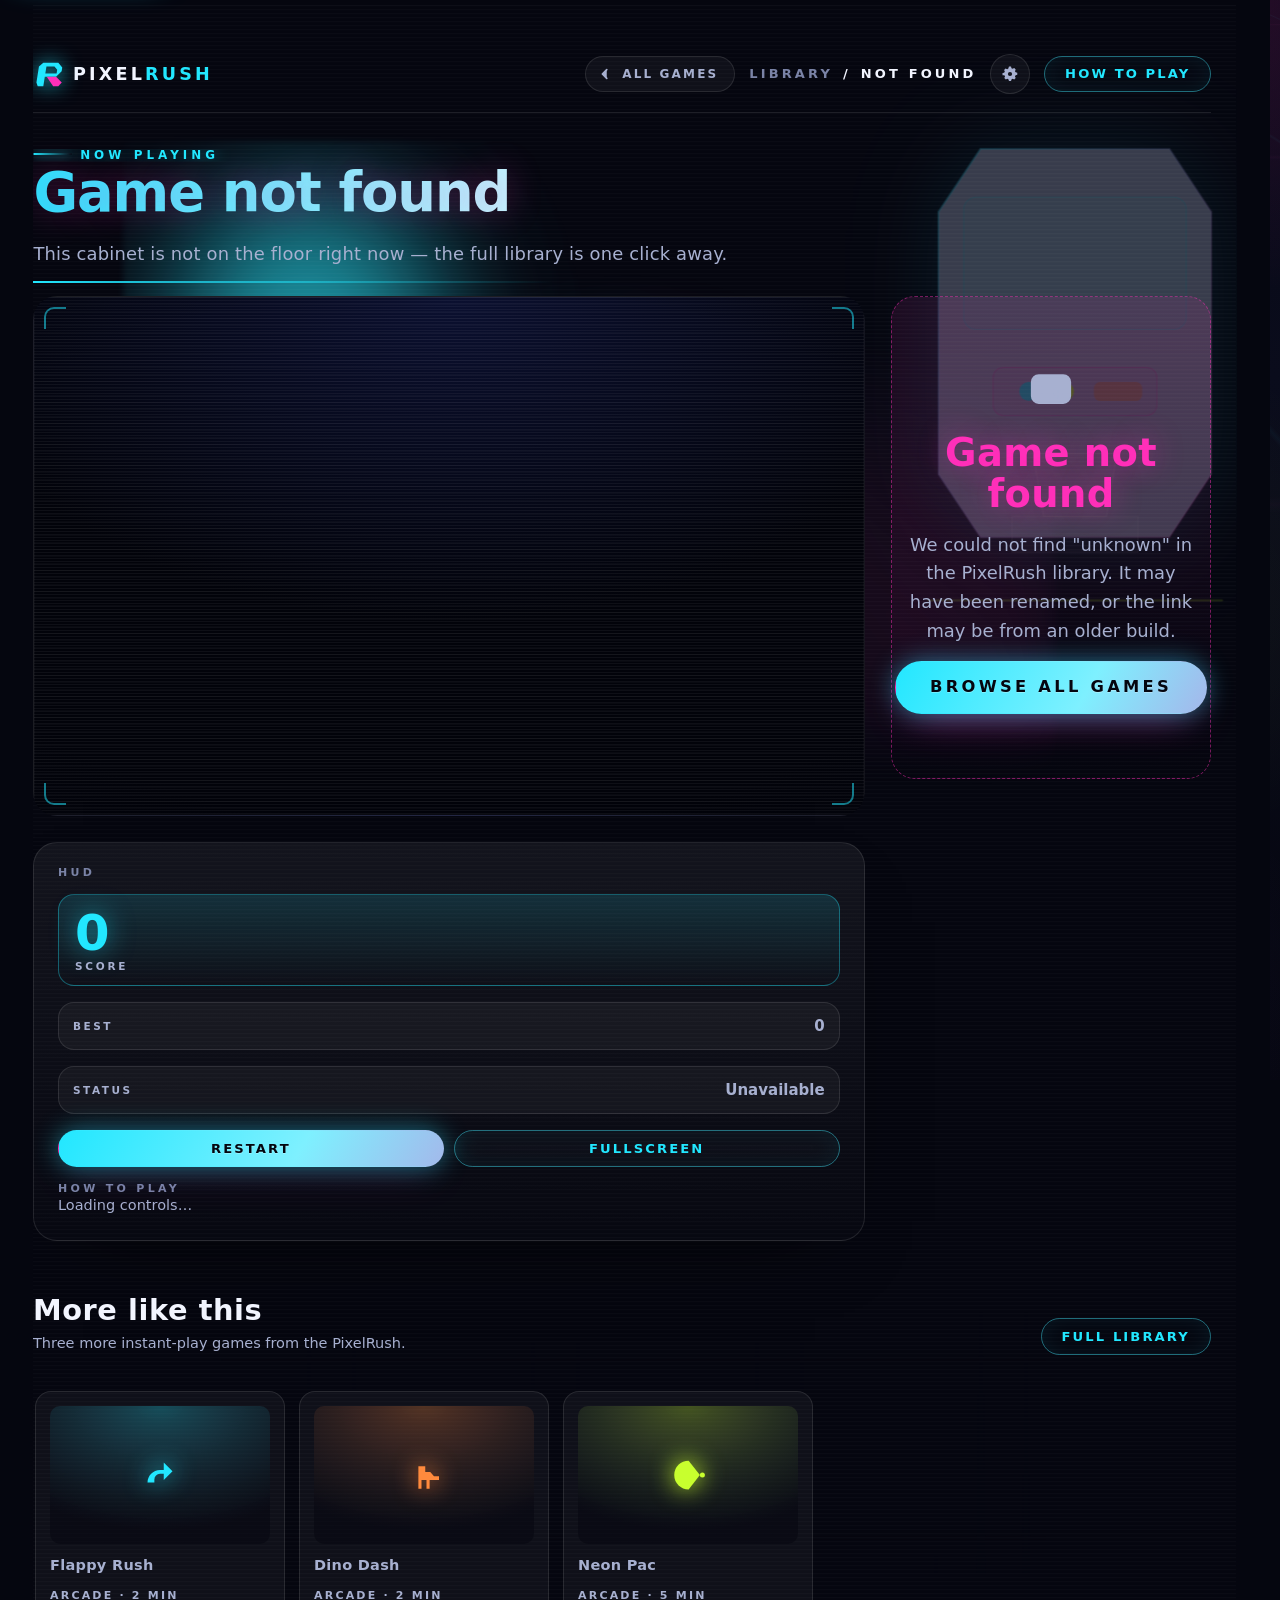
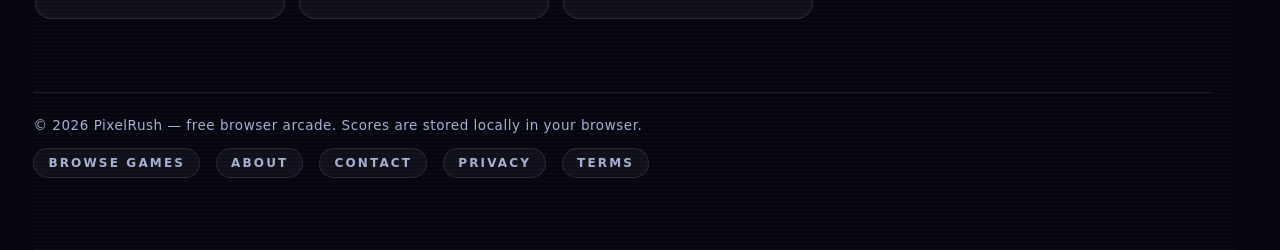
<file: play.html>
<!DOCTYPE html>
<html lang="en">
<head>
<meta charset="utf-8">
<meta name="viewport" content="width=device-width,initial-scale=1,viewport-fit=cover">
<title>Play — PixelRush</title>
<meta name="description" content="Play an instant free browser game on PixelRush. No install, no signup — just press START.">
<meta name="robots" content="noindex,follow">
<meta name="googlebot" content="noindex,follow">
<link rel="canonical" href="https://pixel-rush-delta.vercel.app/play.html">
<meta name="theme-color" content="#05060f">
<meta property="og:type" content="article">
<meta property="og:title" content="Play — PixelRush">
<meta property="og:description" content="Play an instant free browser game on PixelRush. No install, no signup — just press START.">
<meta property="og:url" content="https://pixel-rush-delta.vercel.app/play.html">
<meta property="og:site_name" content="PixelRush">
<meta property="og:image" content="https://pixel-rush-delta.vercel.app/og.jpg">
<meta name="twitter:card" content="summary_large_image">
<meta name="twitter:title" content="PixelRush — Play Free">
<meta name="twitter:description" content="Play free in your browser. No download, no signup.">
<link rel="icon" href="favicon.svg" type="image/svg+xml">
<link rel="manifest" href="manifest.webmanifest">
<link rel="preconnect" href="https://fonts.googleapis.com">
<link rel="preconnect" href="https://fonts.gstatic.com" crossorigin>
<!-- ============================================================================
     Structured data — static half (see the runtime half at the end of <body>)
     play.html is noindex, so it earns no page-level rich result. What it does
     need is to join the site-wide @id graph so the player is not an orphan:
     this block pins the page's own WebPage node and points at the shared
     WebSite / Organization ids, which are defined once on their own pages.
     Shared entities are referenced by @id only — never duplicated here.
     The specific game is described at runtime, because the slug only exists
     in the URL query; see the injector script after the engine <script> tags.
     ========================================================================= -->
<script type="application/ld+json">
{
  "@context": "https://schema.org",
  "@graph": [
    {
      "@type": "WebPage",
      "@id": "https://pixel-rush-delta.vercel.app/play.html#webpage",
      "url": "https://pixel-rush-delta.vercel.app/play.html",
      "name": "Play — PixelRush",
      "description": "Play an instant free browser game on PixelRush. No install, no signup — just press START.",
      "inLanguage": "en",
      "isPartOf": { "@id": "https://pixel-rush-delta.vercel.app/#website" },
      "publisher": { "@id": "https://pixel-rush-delta.vercel.app/#organization" }
    }
  ]
}
</script>
  <!-- Reduced-motion guard: reveal states must never depend on a stylesheet that has not loaded yet. -->
  <style id="rm-guard">@media (prefers-reduced-motion: reduce){html.js-motion [data-animate],html.js-motion .reveal,html.js-motion [data-depth]{opacity:1!important;transform:none!important;filter:none!important;clip-path:none!important;animation:none!important}}</style>
<link rel="stylesheet" href="css/base.css">
<link rel="stylesheet" href="css/games.css">
<style>
/* ── play.html shell-local styles ────────────────────────────────────────────
   All player-specific selectors are prefixed `.player-` so they can never
   collide with base.css / games.css. Everything else uses spec tokens.       */

.player-scene{padding-block:clamp(22px,4vh,54px) clamp(56px,9vh,110px)}

/* --- top bar -------------------------------------------------------------- */
.player-top{
  display:flex;align-items:center;justify-content:space-between;gap:14px;
  flex-wrap:wrap;padding-block:clamp(12px,2vh,20px);
  border-bottom:1px solid var(--line);
}
.player-back{
  display:inline-flex;align-items:center;gap:10px;
  font:600 12px/1 var(--font-body);letter-spacing:.18em;text-transform:uppercase;
  color:var(--ink-dim);text-decoration:none;padding:10px 16px 10px 12px;
  border:1px solid var(--line);border-radius:999px;background:var(--glass);
  transition:transform .35s var(--ease-out),color .25s,border-color .25s,box-shadow .35s;
}
.player-back svg{width:14px;height:14px;transition:transform .35s var(--ease-out)}
.player-back:hover{color:var(--cyan);border-color:color-mix(in srgb,var(--cyan) 55%,transparent);
  transform:translateX(-4px);box-shadow:0 0 0 1px color-mix(in srgb,var(--cyan) 25%,transparent),0 10px 30px -14px var(--cyan)}
.player-back:hover svg{transform:translateX(-3px)}
.player-crumb{display:flex;align-items:center;gap:10px;margin:0;font-size:13px;letter-spacing:.24em;
  text-transform:uppercase;color:var(--ink-dim);font-weight:600}
.player-crumb b{color:var(--ink);font-weight:700}
.player-crumb span{color:var(--ink-mute)}

/* --- title ---------------------------------------------------------------- */
.player-head{margin-block:clamp(20px,4vh,44px) clamp(16px,3vh,30px);position:relative}
.player-title{
  margin:0;font-family:var(--font-display);font-weight:900;
  font-size:clamp(2.1rem,6.4vw,5.1rem);line-height:.92;letter-spacing:-.02em;
  background:linear-gradient(92deg,var(--cyan) 0%,#fff 26%,var(--magenta) 58%,var(--acid) 92%);
  background-size:220% 100%;-webkit-background-clip:text;background-clip:text;color:transparent;
  text-shadow:0 0 34px color-mix(in srgb,var(--magenta) 30%,transparent);
  animation:player-sheen 9s linear infinite;
  overflow-wrap:anywhere;
}
.player-title::after{
  content:"";position:absolute;left:0;bottom:-14px;height:2px;width:min(100%,520px);
  background:linear-gradient(90deg,var(--cyan),transparent);
  transform-origin:left;animation:player-rule 1.1s var(--ease-out) both;
}
.player-sub{margin:16px 0 0;color:var(--ink-dim);font-size:clamp(1rem,1.4vw,1.12rem);
  max-width:62ch;letter-spacing:.01em}
.player-tags{display:flex;flex-wrap:wrap;gap:8px;margin:16px 0 0;padding:0;list-style:none}
.player-tags li{
  font:600 10.5px/1 var(--font-body);letter-spacing:.2em;text-transform:uppercase;
  padding:7px 11px;border-radius:999px;color:var(--ink-dim);
  border:1px solid var(--line);background:var(--glass);
}
.player-tags li:first-child{color:var(--cyan);border-color:color-mix(in srgb,var(--cyan) 40%,transparent)}

/* --- stage + hud grid ------------------------------------------------------ */
.player-grid{
  display:grid;grid-template-columns:minmax(0,1fr);gap:clamp(16px,2.4vw,26px);
  align-items:start;
}
@media (min-width:1000px){
  .player-grid{grid-template-columns:minmax(0,1fr) 320px}
  .player-grid.is-stacked{grid-template-columns:minmax(0,1fr)}
}

/* --- stage ---------------------------------------------------------------- */
/* A fixed 16:9 stage is only ~190px tall on a 390px phone, which leaves every
   game a cramped letterbox strip — the playtest pass reported boards squeezed
   to 12px cells and reaction times halved. Games letterbox to whatever aspect
   they are handed, so portrait phones get a properly tall playfield instead. */
.player-stage{
  position:relative;isolation:isolate;overflow:hidden;
  aspect-ratio:16/9;width:100%;
  min-block-size:min(58svh,520px);
  background:
    radial-gradient(120% 90% at 50% 0%,rgba(34,231,255,.10),transparent 60%),
    radial-gradient(90% 70% at 50% 100%,rgba(255,47,185,.10),transparent 60%),
    var(--bg-2);
  border:1px solid var(--line);border-radius:var(--r-lg);
  box-shadow:0 40px 120px -60px #000,0 0 0 1px rgba(255,255,255,.03) inset;
  clip-path:inset(0 round var(--r-lg));
}
.player-stage__inner{position:absolute;inset:0;display:grid;place-items:center;padding:2%}
.player-stage__inner>*{max-width:100%;max-height:100%}

/* CRT overlay — scanlines + vignette + phosphor bloom, all CSS */
.player-crt{position:absolute;inset:0;pointer-events:none;z-index:6;mix-blend-mode:screen;opacity:.55}
.player-crt::before{
  content:"";position:absolute;inset:-2px;
  background:repeating-linear-gradient(to bottom,rgba(0,0,0,.55) 0 1px,transparent 1px 3px);
  opacity:.5;
}
.player-crt::after{
  content:"";position:absolute;inset:0;
  background:repeating-linear-gradient(to bottom,rgba(255,255,255,.045) 0 1px,transparent 1px 7px);
  animation:player-roll 7s linear infinite;
}
.player-vignette{
  position:absolute;inset:0;pointer-events:none;z-index:7;
  background:radial-gradient(120% 100% at 50% 50%,transparent 52%,rgba(5,6,15,.85) 100%);
  border-radius:inherit;
}
/* corner brackets */
.player-corners{position:absolute;inset:10px;z-index:8;pointer-events:none}
.player-corners i{position:absolute;width:22px;height:22px;border:2px solid color-mix(in srgb,var(--cyan) 65%,transparent);opacity:.8}
.player-corners i:nth-child(1){top:0;left:0;border-right:0;border-bottom:0;border-radius:10px 0 0 0}
.player-corners i:nth-child(2){top:0;right:0;border-left:0;border-bottom:0;border-radius:0 10px 0 0}
.player-corners i:nth-child(3){bottom:0;left:0;border-right:0;border-top:0;border-radius:0 0 0 10px}
.player-corners i:nth-child(4){bottom:0;right:0;border-left:0;border-top:0;border-radius:0 0 10px 0}
.player-boot{
  position:absolute;inset:0;z-index:9;display:grid;place-content:center;gap:14px;justify-items:center;
  background:var(--bg-2);font:700 11px/1 var(--font-body);letter-spacing:.34em;color:var(--cyan);
  text-transform:uppercase;transition:opacity .5s var(--ease-out),visibility .5s;
  /* purely decorative: without this it keeps swallowing the first click of the
     board while its 0.5s visibility transition is still fading out */
  pointer-events:none;
}
.player-boot span{width:150px;height:2px;background:var(--line);overflow:hidden;border-radius:2px;position:relative}
.player-boot span::after{content:"";position:absolute;inset:0;width:40%;
  background:linear-gradient(90deg,transparent,var(--cyan),transparent);
  animation:player-load 1.1s var(--ease-in-out) infinite}
.is-ready .player-boot{opacity:0;visibility:hidden}

/* --- HUD ------------------------------------------------------------------ */
.player-hud{
  position:relative;padding:clamp(16px,2vw,22px);border:1px solid var(--line);
  border-radius:var(--r-lg);
  /* Opaque enough to read as a panel: the cabinet art sits behind this column
     and was washing out the score and button labels through the old glass. */
  background:linear-gradient(180deg,rgba(12,15,34,.88),rgba(8,10,24,.82));
  backdrop-filter:blur(10px);-webkit-backdrop-filter:blur(10px);
  box-shadow:0 30px 80px -50px #000;
  display:grid;gap:14px;align-content:start;
}
.player-hud__title{margin:0;font:700 11px/1 var(--font-body);letter-spacing:.3em;
  text-transform:uppercase;color:var(--ink-mute)}
.player-score{
  display:grid;gap:2px;padding:14px 16px;border-radius:var(--r-md);
  border:1px solid color-mix(in srgb,var(--g,var(--cyan)) 35%,transparent);
  background:linear-gradient(180deg,color-mix(in srgb,var(--g,var(--cyan)) 14%,transparent),transparent);
}
.player-score b{font:900 clamp(2.2rem,5vw,3.1rem)/1 var(--font-display);
  color:var(--g,var(--cyan));text-shadow:0 0 26px color-mix(in srgb,var(--g,var(--cyan)) 55%,transparent);
  font-variant-numeric:tabular-nums;transition:transform .3s var(--ease-out)}
.player-score b.is-bump{transform:scale(1.14)}
.player-score span{font:600 10.5px/1 var(--font-body);letter-spacing:.26em;
  text-transform:uppercase;color:var(--ink-dim)}
.player-hud__row{display:flex;align-items:center;justify-content:space-between;gap:12px;
  padding:11px 14px;border:1px solid var(--line);border-radius:var(--r-md);background:var(--glass)}
.player-hud__row span{font:600 10.5px/1 var(--font-body);letter-spacing:.24em;
  text-transform:uppercase;color:var(--ink-dim)}
.player-hud__row b{font-family:var(--font-display);font-size:15px;font-variant-numeric:tabular-nums}
.player-hud__btns{display:grid;grid-template-columns:1fr 1fr;gap:10px}
.player-hud__btns .btn{width:100%}
.player-hud__how{margin:0;font-size:14.5px;line-height:1.55;color:var(--ink-dim)}
.player-hud__how b{color:var(--ink)}
.player-hud.is-busy{opacity:.55;pointer-events:none}

/* --- missing panel -------------------------------------------------------- */
.player-missing{
  display:grid;gap:14px;justify-items:center;text-align:center;
  padding:clamp(28px,6vw,60px) clamp(18px,4vw,40px);
  border:1px dashed color-mix(in srgb,var(--magenta) 45%,transparent);border-radius:var(--r-lg);
  background:linear-gradient(180deg,color-mix(in srgb,var(--magenta) 10%,transparent),transparent);
}
.player-missing[hidden]{display:none}
.player-missing h2{margin:0;font-family:var(--font-display);font-weight:900;
  font-size:clamp(1.5rem,4vw,2.4rem);color:var(--magenta);
  text-shadow:0 0 30px color-mix(in srgb,var(--magenta) 45%,transparent)}
.player-missing p{margin:0;max-width:52ch;color:var(--ink-dim)}
.player-missing code{font-family:var(--font-display);color:var(--cyan)}

/* --- picker strip --------------------------------------------------------- */
.player-picker{margin-top:clamp(38px,6vh,80px);position:relative}
.player-picker[hidden]{display:none}
.player-picker__head{display:flex;align-items:flex-end;justify-content:space-between;gap:16px;
  flex-wrap:wrap;margin-bottom:18px}
.player-picker__head h2{margin:0;font-family:var(--font-display);font-weight:900;
  font-size:clamp(1.2rem,2.6vw,1.8rem);letter-spacing:.02em}
.player-picker__head p{margin:6px 0 0;color:var(--ink-dim);font-size:14.5px}
.player-picker__rail{
  display:grid;grid-auto-flow:column;grid-auto-columns:minmax(210px,250px);gap:14px;
  overflow-x:auto;scroll-snap-type:x mandatory;padding:4px 2px 18px;
  scrollbar-width:thin;-webkit-overflow-scrolling:touch;
}
.player-picker__rail>*{scroll-snap-align:start}
.player-pick{
  display:grid;gap:10px;padding:14px;border-radius:var(--r-md);text-decoration:none;
  border:1px solid var(--line);background:var(--glass);color:inherit;position:relative;overflow:hidden;
  transition:transform .4s var(--ease-out),border-color .3s,box-shadow .4s;
}
.player-pick::after{
  content:"";position:absolute;inset:0;pointer-events:none;opacity:0;transition:opacity .4s;
  background:linear-gradient(115deg,transparent 35%,rgba(255,255,255,.14) 50%,transparent 65%);
  transform:translateX(-40%);
}
.player-pick:hover{transform:translateY(-6px) scale(1.02);
  border-color:color-mix(in srgb,var(--g,var(--cyan)) 55%,transparent);
  box-shadow:0 24px 50px -30px var(--g,var(--cyan))}
.player-pick:hover::after{opacity:1;animation:player-sheen 1s var(--ease-out)}
.player-pick__art{
  aspect-ratio:16/10;border-radius:10px;display:grid;place-items:center;
  background:radial-gradient(90% 90% at 50% 0%,color-mix(in srgb,var(--g,var(--cyan)) 28%,transparent),rgba(5,6,15,.5));
  color:var(--g,var(--cyan));
}
.player-pick__art svg{width:40px;height:40px;filter:drop-shadow(0 0 12px currentColor)}
.player-pick__t{margin:0;font-family:var(--font-display);font-weight:700;font-size:14.5px;letter-spacing:.02em}
.player-pick__m{margin:0;font-size:11px;letter-spacing:.2em;text-transform:uppercase;color:var(--ink-dim);font-weight:600}

/* --- cabinet art --------------------------------------------------------- */
.player-scene-wrap{position:relative}
/* The shell content must sit above the cabinet art; the cabinet is backdrop,
   not foreground, so it is dropped to opacity .32 and pushed behind. */
.player-shell__inner{position:relative;z-index:6}
/* This element is also a .layer, and .layer sets inset:0. Without clearing
   left/bottom the inherited left:0 wins over right:-4% and drags the cabinet
   across the left of the page, straight over the title and blurb. */
.player-cab{position:absolute;z-index:1;right:-4%;left:auto;bottom:auto;top:6%;width:min(38vw,420px);
  pointer-events:none;opacity:.32;mix-blend-mode:screen;
  filter:drop-shadow(0 0 40px rgba(34,231,255,.25));
  transform:translate3d(0,calc(var(--scroll-y) * .06),0)}
.player-cab svg{width:100%;height:auto;display:block;
  animation:player-float 9s ease-in-out infinite}
@media (max-width:860px){.player-cab{display:none}}
@keyframes player-float{0%,100%{transform:translateY(0)}50%{transform:translateY(-16px)}}

/* defensive: if player.js emits spec `.gcard` markup inside the picker rail */
.player-picker__rail .gcard{flex:0 0 auto;width:100%;height:100%}
.player-picker__rail .gcard__link{height:100%;grid-template-rows:auto 1fr}

/* --- atmosphere layers ---------------------------------------------------- */
.player-atmos{position:absolute;inset:0;z-index:0;pointer-events:none;overflow:hidden}
.player-atmos__grid{
  position:absolute;inset:-10% -10% 0;
  background-image:
    linear-gradient(to right,rgba(34,231,255,.10) 1px,transparent 1px),
    linear-gradient(to bottom,rgba(255,47,185,.09) 1px,transparent 1px);
  background-size:64px 64px;
  transform:perspective(760px) rotateX(64deg) translate3d(0,calc(var(--scroll-y) * -.04),0) scale(1.6);
  transform-origin:bottom center;opacity:.5;
  -webkit-mask-image:linear-gradient(to top,#000 0%,transparent 72%);
  mask-image:linear-gradient(to top,#000 0%,transparent 72%);
}
.player-atmos__beam{
  position:absolute;left:50%;top:-30%;width:min(120vw,1200px);aspect-ratio:1;translate:-50% 0;
  background:conic-gradient(from 180deg,transparent 0deg,rgba(34,231,255,.14) 40deg,transparent 80deg,transparent 280deg,rgba(255,47,185,.12) 320deg,transparent 360deg);
  filter:blur(40px);mix-blend-mode:screen;opacity:.7;
  animation:player-beam 22s linear infinite;
}
.player-mote{position:absolute;border-radius:50%;background:var(--cyan);opacity:.5;
  box-shadow:0 0 12px var(--cyan);animation:player-mote linear infinite}
.player-mote:nth-child(odd){background:var(--magenta);box-shadow:0 0 12px var(--magenta)}
.player-scan{position:absolute;inset:0;background:repeating-linear-gradient(to bottom,rgba(255,255,255,.035) 0 1px,transparent 1px 4px)}

/* --- keyframes ------------------------------------------------------------ */
@keyframes player-sheen{to{background-position:220% 0}}
@keyframes player-rule{from{transform:scaleX(0);opacity:0}to{transform:scaleX(1);opacity:1}}
@keyframes player-roll{to{background-position:0 7px}}
@keyframes player-load{0%{transform:translateX(-110%)}100%{transform:translateX(260%)}}
@keyframes player-beam{to{transform:rotate(360deg)}}
@keyframes player-mote{0%{transform:translate3d(0,0,0) scale(.6);opacity:0}
  12%{opacity:.55}100%{transform:translate3d(0,-102vh,0) scale(1.1);opacity:0}}

/* --- motion + perf reductions -------------------------------------------- */
@media (prefers-reduced-motion:reduce){
  .player-title{animation:none}
  .player-crt::after,.player-boot span::after,.player-atmos__beam,.player-mote{animation:none}
  .player-cab svg{animation:none}
  .player-title::after{animation:none}
  .player-pick::after{display:none}
}
html.perf-lite .player-crt::after,
html.perf-lite .player-atmos__beam{animation:none}
html.perf-lite .player-mote{animation:none;opacity:.25}
html.perf-lite .player-hud{backdrop-filter:none}
html.motion-off .player-title,
html.motion-off .player-crt::after,
html.motion-off .player-mote,
html.motion-off .player-atmos__beam,
html[data-motion="off"] .player-title,
html[data-motion="off"] .player-crt::after,
html[data-motion="off"] .player-mote,
html[data-motion="off"] .player-atmos__beam{animation:none}

/* --- entrance reveals (mirrors [data-animate] without depending on it) ---- */
.player-boot-in{animation:player-in .9s var(--ease-out) both}
/* portrait phones: a near-square playfield, so a snake grid or a brick wall has room */
@media (max-width:780px) and (orientation:portrait){.player-stage{aspect-ratio:3/4;min-block-size:min(64svh,620px)}}
@media (max-width:900px) and (orientation:landscape){.player-stage{aspect-ratio:16/10}}
.player-stage{animation:player-in 1s .08s var(--ease-out) both}
.player-hud{animation:player-in 1s .18s var(--ease-out) both}
.player-picker{animation:player-in 1s .28s var(--ease-out) both}
@keyframes player-in{from{opacity:0;transform:translate3d(0,26px,0) scale(.985);filter:blur(6px)}
  to{opacity:1;transform:none;filter:blur(0)}}
@media (prefers-reduced-motion:reduce){.player-stage,.player-hud,.player-picker,.player-boot-in{animation:none}}
html.motion-off .player-stage,html.motion-off .player-hud,
html.motion-off .player-picker,html.motion-off .player-boot-in,
html[data-motion="off"] .player-stage,html[data-motion="off"] .player-hud,
html[data-motion="off"] .player-picker,html[data-motion="off"] .player-boot-in{animation:none}
</style>
</head>
<body>
<script>document.documentElement.classList.add('js-motion')</script>

<a class="skip-link" href="#main-content">Skip to game</a>

<main id="main-content" class="player-scene-wrap">
  <section class="scene player-scene" id="player-shell">
    <!-- depth 0–2: far atmosphere (grid, beams, motes, scanlines) -->
    <div class="layer depth-0 player-atmos" data-depth="0" aria-hidden="true">
      <div class="player-atmos__grid"></div>
      <div class="player-atmos__beam"></div>
    </div>
    <div class="layer depth-1 player-atmos" data-depth="1" aria-hidden="true">
      <span class="glow-blob" style="--x:-10%;--y:-20%;--c:var(--cyan)"></span>
      <span class="glow-blob" style="--x:70%;--y:30%;--c:var(--magenta)"></span>
    </div>
    <div class="layer depth-2 player-atmos" data-depth="2" aria-hidden="true">
      <div class="player-scan"></div>
      <i class="player-mote" style="left:8%;bottom:-14%;width:3px;height:3px;animation-duration:14s"></i>
      <i class="player-mote" style="left:26%;bottom:-24%;width:2px;height:2px;animation-duration:19s;animation-delay:3s"></i>
      <i class="player-mote" style="left:48%;bottom:-18%;width:4px;height:4px;animation-duration:16s;animation-delay:7s"></i>
      <i class="player-mote" style="left:67%;bottom:-30%;width:2px;height:2px;animation-duration:22s;animation-delay:1s"></i>
      <i class="player-mote" style="left:84%;bottom:-22%;width:3px;height:3px;animation-duration:17s;animation-delay:5s"></i>
      <i class="player-mote" style="left:95%;bottom:-16%;width:2px;height:2px;animation-duration:24s;animation-delay:9s"></i>
    </div>

    <!-- depth 3–4: cabinet art + content -->
    <div class="layer depth-3 player-cab" data-depth="3" aria-hidden="true">
      <svg viewBox="0 0 420 520" fill="none" xmlns="http://www.w3.org/2000/svg" role="presentation">
        <defs>
          <linearGradient id="pcab" x1="0" y1="0" x2="1" y2="1">
            <stop offset="0" stop-color="#22e7ff" stop-opacity=".55"/>
            <stop offset="1" stop-color="#ff2fb9" stop-opacity=".18"/>
          </linearGradient>
        </defs>
        <path d="M120 40h180l40 60v250l-40 60H120l-40-60V100z" stroke="url(#pcab)" stroke-width="2"/>
        <rect x="104" y="86" width="212" height="126" rx="12" fill="rgba(34,231,255,.07)" stroke="rgba(34,231,255,.35)"/>
        <rect x="132" y="248" width="156" height="46" rx="10" fill="rgba(255,47,185,.08)" stroke="rgba(255,47,185,.32)"/>
        <circle cx="166" cy="271" r="9" fill="#22e7ff"/><circle cx="200" cy="271" r="9" fill="#c8ff2e"/>
        <rect x="228" y="262" width="46" height="18" rx="6" fill="rgba(255,138,61,.5)"/>
        <path d="M170 330h80l-10 60h-60z" fill="rgba(255,255,255,.05)" stroke="rgba(255,255,255,.22)"/>
        <path d="M150 390h120v34H150z" fill="rgba(255,255,255,.04)" stroke="rgba(255,255,255,.16)"/>
        <path d="M70 470h280" stroke="rgba(200,255,46,.4)" stroke-width="2" stroke-linecap="round"/>
      </svg>
    </div>

    <div class="scene__inner player-shell__inner">
      <div class="player-top">
        <a class="nav__brand player-brand" href="index.html" aria-label="PixelRush — back to the home screen" data-animate="fade-up"><svg class="nav__logo" viewBox="0 0 64 64" width="30" height="30" aria-hidden="true" focusable="false"><path fill="#22e7ff" fill-rule="evenodd" d="M22,8 54,8 62.4,18 61.1,26 49.2,38 31.2,38 25.2,38 22,58 10,58 7.3,50 12.7,16ZM28.7,16 45.7,16 51.6,23 50.3,31 26.3,31Z"/><path fill="#ff2fb9" d="M29.2,38 49.2,38 61.3,50 54,58 43,58Z"/></svg><span class="nav__logo-text">PIXEL<b>RUSH</b></span></a>
        <a class="player-back" href="games.html" data-animate="fade-up">
          <svg viewBox="0 0 16 16" fill="none" stroke="currentColor" stroke-width="2" stroke-linecap="round" stroke-linejoin="round" aria-hidden="true">
            <path d="M10 3 5 8l5 5"/>
          </svg>
          All games
        </a>
        <p class="player-crumb" data-animate="fade-in">
          <span>Library</span> <b aria-hidden="true">/</b> <b id="player-crumb-title">Loading…</b>
        </p>
        <div class="nav__setwrap" style="position:relative;display:inline-flex">
        <button class="nav__set" id="nav-settings" type="button" aria-expanded="false" aria-controls="nav-settings-panel" aria-label="Display settings"><svg viewBox="0 0 24 24" fill="currentColor" aria-hidden="true" focusable="false"><path fill-rule="evenodd" d="M10.6 2h2.8l.5 2.2 1.6.9 2.1-1 2 2-1 2.1.9 1.6 2.2.5v2.8l-2.2.5-.9 1.6 1 2.1-2 2-2.1-1-1.6.9-.5 2.2h-2.8l-.5-2.2-1.6-.9-2.1 1-2-2 1-2.1-.9-1.6L2 13.6v-2.8l2.2-.5.9-1.6-1-2.1 2-2 2.1 1 1.6-.9zM12 9.2a2.8 2.8 0 1 0 0 5.6 2.8 2.8 0 0 0 0-5.6z"/></svg></button>
        <div class="nav__panel" id="nav-settings-panel" role="dialog" aria-label="Display settings">
          <p class="nav__panel-title">Display</p>
          <button class="nav__switch" id="px-cursor-switch" type="button" role="switch" aria-checked="true">
            <span>Neon cursor</span><span class="nav__switch-track" aria-hidden="true"></span>
          </button>
          <p class="nav__hint">Turn this off to use your normal system pointer.</p>
          <div class="nav__row">
            <div class="nav__row-top"><span>Cursor size</span><span class="nav__row-val" id="px-size-val">MED</span></div>
            <div class="nav__seg" id="px-size-seg" role="group" aria-label="Cursor size">
              <button type="button" data-px-size="s" aria-checked="false">S</button>
              <button type="button" data-px-size="m" aria-checked="true">M</button>
              <button type="button" data-px-size="l" aria-checked="false">L</button>
              <button type="button" data-px-size="xl" aria-checked="false">XL</button>
            </div>
          </div>
          <button class="nav__switch" id="px-motion-switch" type="button" role="switch" aria-checked="true">
            <span>Animations</span><span class="nav__switch-track" aria-hidden="true"></span>
          </button>
        </div>
      </div>
        <button class="btn btn--ghost" id="player-how-toggle" type="button" aria-expanded="false" aria-controls="game-hud-how">
          How to play
        </button>
      </div>

      <header class="player-head">
        <p class="eyebrow" data-animate="wipe-up">Now playing</p>
        <h1 class="player-title" id="game-title" data-animate="split-text">Loading game…</h1>
        <p class="player-sub" id="game-blurb" data-animate="fade-up">
          Free instant-play browser game. No install, no account, no download — just press START.
        </p>
        <ul class="player-tags" id="game-meta" data-animate="stagger-children" hidden>
          <li>Arcade</li>
        </ul>
      </header>

      <div class="player-grid" id="player-grid">
        <!-- ══ STAGE ══ -->
        <div class="player-stage" id="game-stage" role="region" aria-label="Game screen" tabindex="-1">
          <div class="player-stage__inner" id="game-root"></div>
          <div class="player-crt" aria-hidden="true"></div>
          <div class="player-vignette" aria-hidden="true"></div>
          <div class="player-corners" aria-hidden="true"><i></i><i></i><i></i><i></i></div>
          <div class="player-boot" id="game-boot" aria-hidden="true">Insert coin<span></span></div>
        </div>

        <!-- ══ MISSING / UNSUPPORTED ══ -->
        <div class="player-missing" id="game-missing" role="status" hidden>
          <svg viewBox="0 0 64 64" width="56" height="56" fill="none" stroke="currentColor" stroke-width="2" stroke-linecap="round" aria-hidden="true">
            <rect x="10" y="16" width="44" height="32" rx="8"/>
            <path d="M22 28h20M22 36h12"/><path d="M40 34v8M36 38h8"/>
          </svg>
          <h2 id="game-missing-title">Game not found</h2>
          <p id="game-missing-text">
            That slug doesn't exist in the library. Pick something else from the full catalog.
          </p>
          <a class="btn btn--primary btn--lg" href="games.html">Browse all games</a>
        </div>

        <!-- ══ HUD ══ -->
        <aside class="player-hud" id="game-hud" aria-label="Game controls">
          <h2 class="player-hud__title">Hud</h2>

          <div class="player-score" id="game-score-box">
            <b id="game-score" aria-live="off">0</b>
            <span>Score</span>
          </div>

          <div class="player-hud__row">
            <span>Best</span>
            <b id="game-best" aria-live="off">0</b>
          </div>

          <div class="player-hud__row">
            <span>Status</span>
            <b id="game-status">Idle</b>
          </div>

          <div class="player-hud__btns">
            <button class="btn btn--primary" id="game-restart" type="button">Restart</button>
            <button class="btn btn--ghost" id="game-fullscreen" type="button" aria-pressed="false">Fullscreen</button>
          </div>

          <div id="game-hud-how">
            <h3 class="player-hud__title">How to play</h3>
            <p class="player-hud__how" id="game-how">
              Loading controls…
            </p>
          </div>
        </aside>
      </div>

      <!-- ══ PICKER STRIP ══ -->
      <section class="player-picker" id="game-picker" aria-labelledby="game-picker-title" hidden>
        <div class="player-picker__head">
          <div>
            <h2 id="game-picker-title">More like this</h2>
            <p>Three more instant-play games from the PixelRush.</p>
          </div>
          <a class="btn btn--ghost" href="games.html">Full library</a>
        </div>
        <div class="player-picker__rail" id="game-picker-rail"></div>
      </section>

      <footer class="player-foot" style="margin-top:clamp(34px,6vh,72px);padding-top:22px;border-top:1px solid var(--line);display:flex;flex-wrap:wrap;gap:12px 22px;align-items:center;justify-content:space-between">
        <p style="margin:0;color:var(--ink-dim);font-size:13.5px;letter-spacing:.04em">
          &copy; <span data-year>2026</span> PixelRush — free browser arcade. Scores are stored locally in your browser.
        </p>
        <nav aria-label="Footer" style="display:flex;flex-wrap:wrap;gap:8px 16px;align-items:center">
          <a class="player-back" href="games.html" style="padding:8px 14px">Browse games</a>
          <a class="player-back" href="about.html" style="padding:8px 14px">About</a>
          <a class="player-back" href="contact.html" style="padding:8px 14px">Contact</a>
          <a class="player-back" href="privacy.html" style="padding:8px 14px">Privacy</a>
          <a class="player-back" href="terms.html" style="padding:8px 14px">Terms</a>
        </nav>
      </footer>
    </div>

    <div class="layer depth-5 player-atmos" data-depth="5" aria-hidden="true">
      <i class="player-mote" style="left:18%;bottom:-20%;width:3px;height:3px;animation-duration:13s"></i>
      <i class="player-mote" style="left:56%;bottom:-26%;width:4px;height:4px;animation-duration:20s;animation-delay:4s"></i>
      <i class="player-mote" style="left:78%;bottom:-18%;width:2px;height:2px;animation-duration:15s;animation-delay:8s"></i>
    </div>
  </section>
</main>

<noscript>
  <div style="width:min(var(--maxw),92vw);margin:0 auto;padding:40px 0;color:var(--ink-dim)">
    <p style="font-family:var(--font-display);font-weight:900;font-size:clamp(1.6rem,5vw,2.6rem);margin:0 0 12px;color:var(--ink)">JavaScript required</p>
    <p>The PixelRush player needs JavaScript to boot a game. <a href="games.html" style="color:var(--cyan)">Browse the library</a> instead.</p>
  </div>
</noscript>

<script src="js/engine.js" defer></script>
<script src="js/games-data.js" defer></script>
<script src="js/site.js" defer></script>
<script src="js/player.js" defer></script>

<!-- ============================================================================
     Structured data — runtime half.
     SEO-GUIDE.md puts play.html's schema here rather than in the static head:
     the page is noindex and the game is only known from ?game=<slug>, which
     js/player.js reads. This reads the same catalog (window.GAMES, loaded by
     the deferred games-data.js above) and emits one VideoGame node, then
     removes it again on teardown.

     Contract, so the two halves cannot drift:
       - data-ld-game is the marker attribute; any node carrying it is ours and
         is cleared before a new one is written, so re-injection is idempotent
         and cannot stack duplicates.
       - window.PixelPixelRushLD.clear()/inject(slug) is the public surface, in case
         player.js wants to drive it directly once it has swapped games.
       - Every path is wrapped: this must never throw on a bad or missing slug.
     Note: games-data.js carries a rating per game but no review count, so
     ratingCount is deliberately absent rather than faked from the play count.
     ========================================================================= -->
<script>
(function () {
  'use strict';
  var MARK = 'data-ld-game';
  var BASE = 'https://pixel-rush-delta.vercel.app/play.html';
  var ORG = 'https://pixel-rush-delta.vercel.app/#organization';

  function drop() {
    var old = document.querySelectorAll('script[' + MARK + ']');
    for (var i = 0; i < old.length; i++) {
      if (old[i].parentNode) old[i].parentNode.removeChild(old[i]);
    }
  }

  function slugFromLocation() {
    try {
      return new URLSearchParams(window.location.search).get('game') || '';
    } catch (e) {
      return '';
    }
  }

  function playerMode(players) {
    return /2|multi/i.test(players || '') ? 'MultiPlayer' : 'SinglePlayer';
  }

  function inject(slug) {
    try {
      drop();
      var list = window.GAMES || [];
      var game = null;
      for (var i = 0; i < list.length; i++) {
        if (list[i].slug === slug) { game = list[i]; break; }
      }
      if (!game) return false;

      var url = BASE + '?game=' + encodeURIComponent(game.slug);
      var node = {
        '@type': 'VideoGame',
        '@id': url + '#game',
        'name': game.title,
        'url': url,
        'description': game.blurb,
        'genre': game.genre,
        'inLanguage': 'en',
        'applicationCategory': 'Game',
        'gamePlatform': 'Web browser',
        'operatingSystem': 'Any',
        'playMode': playerMode(game.players),
        'isAccessibleForFree': true,
        'publisher': { '@id': ORG }
      };
      if (typeof game.rating === 'number') {
        node.aggregateRating = {
          '@type': 'AggregateRating',
          'ratingValue': game.rating,
          'bestRating': 5,
          'worstRating': 1
        };
      }

      var el = document.createElement('script');
      el.type = 'application/ld+json';
      el.setAttribute(MARK, game.slug);
      el.textContent = JSON.stringify({
        '@context': 'https://schema.org',
        '@graph': [node]
      });
      document.head.appendChild(el);
      return true;
    } catch (e) {
      return false;
    }
  }

  window.PixelPixelRushLD = { inject: inject, clear: drop };

  document.addEventListener('DOMContentLoaded', function () {
    inject(slugFromLocation());
  });
  window.addEventListener('pagehide', drop);
})();
</script>
</body>
</html>
</file>
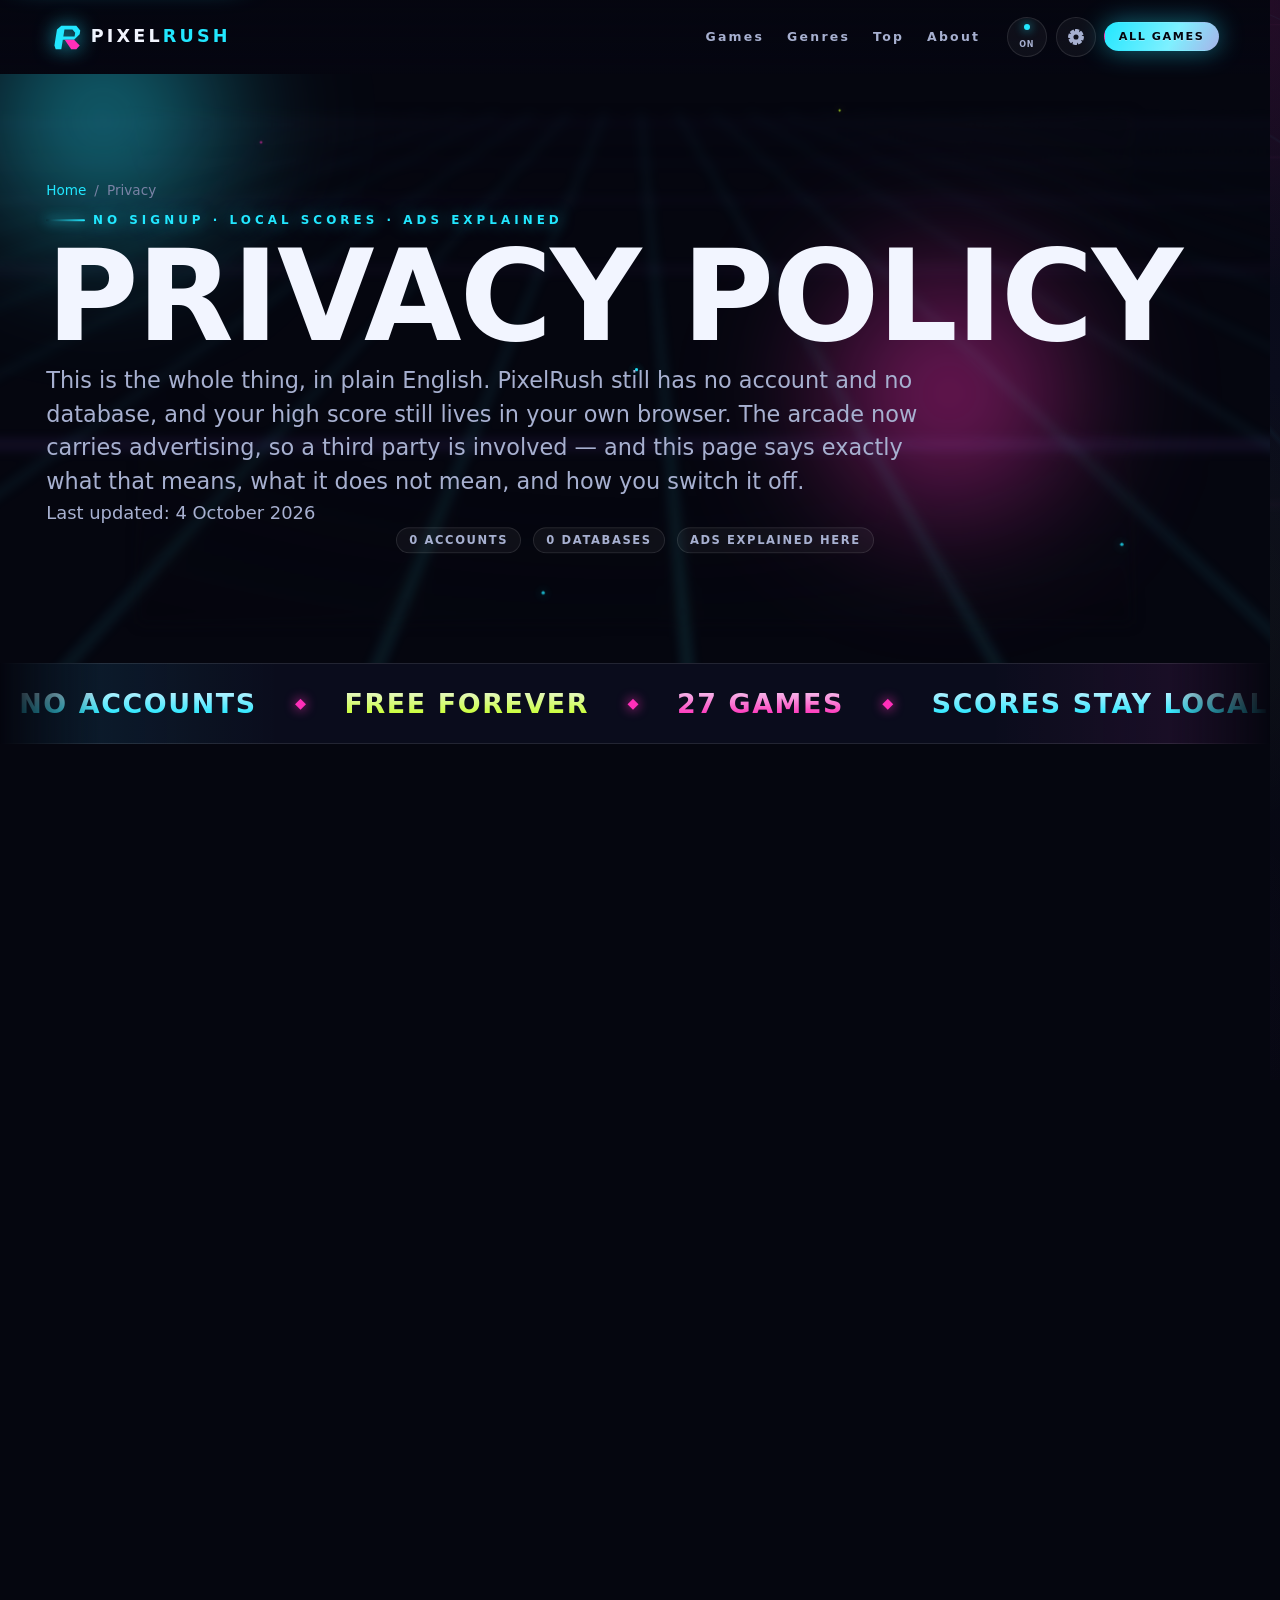
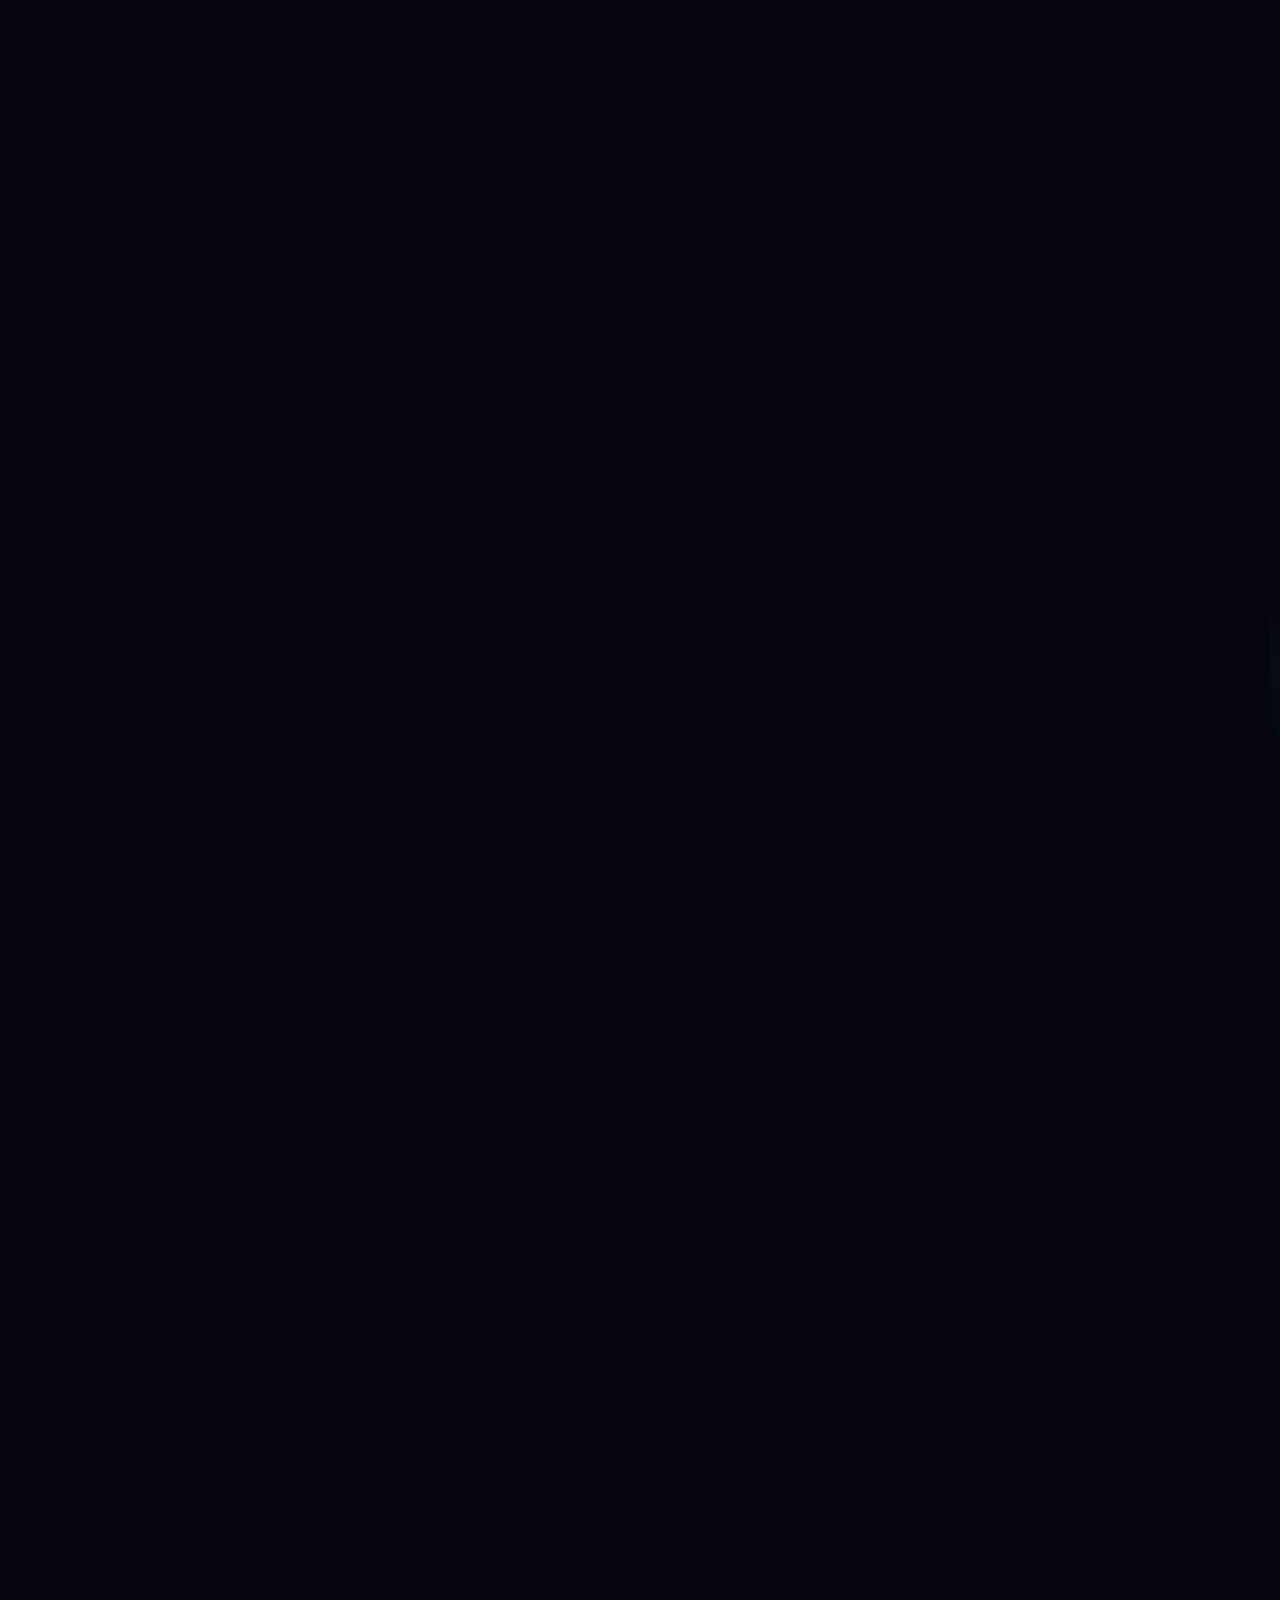
<file: privacy.html>
<!DOCTYPE html>
<html lang="en">
<head>
<meta charset="utf-8">
<meta name="viewport" content="width=device-width,initial-scale=1,viewport-fit=cover">
<title>Privacy Policy — PixelRush | No Signup, Plain English</title>
<meta name="description" content="The PixelRush privacy policy in plain English. No accounts, no analytics scripts, no sale of your data. Explains what advertising can and cannot see, the web fonts, and how to clear your local scores.">
<link rel="canonical" href="https://pixel-rush-delta.vercel.app/privacy.html">
<meta name="theme-color" content="#05060f">
<meta property="og:type" content="article">
<meta property="og:title" content="Privacy Policy — PixelRush">
<meta property="og:description" content="No accounts, no analytics scripts, no selling your data. What advertising can and cannot see, in plain English, and how to opt out.">
<meta property="og:url" content="https://pixel-rush-delta.vercel.app/privacy.html">
<meta property="og:site_name" content="PixelRush">
<meta property="og:image" content="https://pixel-rush-delta.vercel.app/og.jpg">
<meta name="twitter:card" content="summary_large_image">
<meta name="robots" content="index,follow">
<!--
  Structured data for the privacy policy page.
  Per qa/SEO-GUIDE.md this page is a plain WebPage in the shared @id graph.
  The Organization is referenced by @id only — the full Organization object is
  defined once elsewhere so the entities connect across pages instead of
  drifting apart. "website" is likewise referenced, never redefined here.
  All values are real: the name and description are this page's own Open Graph
  and meta description, and dateModified is the "Last updated" date shown in the
  hero, not an invented timestamp.
-->
<script type="application/ld+json">
{
  "@context": "https://schema.org",
  "@graph": [
    {
      "@type": "WebPage",
      "@id": "https://pixel-rush-delta.vercel.app/privacy.html#webpage",
      "url": "https://pixel-rush-delta.vercel.app/privacy.html",
      "name": "Privacy Policy — PixelRush",
      "description": "No accounts, no analytics scripts, no selling your data. What advertising can and cannot see, in plain English, and how to opt out.",
      "inLanguage": "en",
      "dateModified": "2026-10-04",
      "isPartOf": { "@id": "https://pixel-rush-delta.vercel.app/#website" },
      "publisher": { "@id": "https://pixel-rush-delta.vercel.app/#organization" },
      "about": { "@id": "https://pixel-rush-delta.vercel.app/#organization" }
    }
  ]
}
</script>
<link rel="icon" href="favicon.svg" type="image/svg+xml">
<link rel="manifest" href="manifest.webmanifest">
<link rel="preconnect" href="https://fonts.googleapis.com">
<link rel="preconnect" href="https://fonts.gstatic.com" crossorigin>
  <!-- Reduced-motion guard: reveal states must never depend on a stylesheet that has not loaded yet. -->
  <style id="rm-guard">@media (prefers-reduced-motion: reduce){html.js-motion [data-animate],html.js-motion .reveal,html.js-motion [data-depth]{opacity:1!important;transform:none!important;filter:none!important;clip-path:none!important;animation:none!important}}</style>
  <style>
    /* Page-local only: the "what we collect" summary table. Shared files are untouched. */
    .pn-table-wrap { overflow-x: auto; -webkit-overflow-scrolling: touch; margin-block: .4rem .6rem; }
    .pn-table { width: 100%; min-width: 30rem; border-collapse: collapse; font-size: .95rem; }
    .pn-table caption { text-align: left; color: var(--ink-dim); font-size: .82rem; letter-spacing: .08em; text-transform: uppercase; padding-block-end: .7rem; }
    .pn-table th, .pn-table td { text-align: left; vertical-align: top; padding: .7rem .8rem; border-bottom: 1px solid var(--line); }
    .pn-table thead th { font-family: var(--font-display); font-size: .74rem; letter-spacing: .12em; text-transform: uppercase; color: var(--cyan); }
    .pn-table tbody td { color: var(--ink-dim); }
    .pn-table tbody td:first-child { color: var(--ink); }
    .pn-table__no { color: var(--acid); }
    .pn-table__yes { color: var(--magenta); }
    .pn-note { border-inline-start: 2px solid var(--cyan); padding-inline-start: 1rem; color: var(--ink-dim); }
  </style>
<link rel="stylesheet" href="css/base.css">
<link rel="stylesheet" href="css/scenes.css">
<link rel="stylesheet" href="css/games.css">
</head>
<body>
<script>document.documentElement.classList.add('js-motion')</script>
<a class="skip-link" href="#main-content">Skip to main content</a>

<!-- ============================ PRELOADER ============================ -->
<div id="preloader">
  <div class="preloader__inner">
    <svg class="preloader__logo" viewBox="0 0 64 64" aria-hidden="true" focusable="false">
      <defs>
        <linearGradient id="pl-g" x1="0" y1="0" x2="1" y2="1">
          <stop offset="0" stop-color="#22e7ff"/>
          <stop offset=".5" stop-color="#8b5cf6"/>
          <stop offset="1" stop-color="#ff2fb9"/>
        </linearGradient>
      </defs>
      <rect x="3" y="3" width="58" height="58" rx="15" fill="#0a0c1c" stroke="url(#pl-g)" stroke-width="3"/>
      <path d="M17 21h8v10h14V21h8v22h-8V39H25v4h-8z" fill="url(#pl-g)"/>
      <path d="M17 21h8v10h14V21h8v22h-8V39H25v4h-8z" fill="none" stroke="#c8ff2e" stroke-width="1" opacity=".5"/>
    </svg>
    <div class="preloader__bar"><span class="preloader__fill"></span></div>
    <p class="preloader__label">Inserting credits — booting the arcade</p>
  </div>
</div>

<!-- ============================ NAV ============================ -->
<header class="nav" id="nav">
  <div class="nav__inner">
    <a class="nav__brand" href="index.html" aria-label="PixelRush — back to the home screen">
      <svg class="nav__logo" viewBox="0 0 64 64" width="34" height="34" aria-hidden="true" focusable="false"><path fill="#22e7ff" fill-rule="evenodd" d="M22,8 54,8 62.4,18 61.1,26 49.2,38 31.2,38 25.2,38 22,58 10,58 7.3,50 12.7,16ZM28.7,16 45.7,16 51.6,23 50.3,31 26.3,31Z"/><path fill="#ff2fb9" d="M29.2,38 49.2,38 61.3,50 54,58 43,58Z"/></svg>
      <span class="nav__logo-text">PIXEL<b>RUSH</b></span>
    </a>

    <nav class="nav__menu" id="nav-menu" aria-label="Primary">
      <a class="nav__link" href="games.html">Games</a>
      <a class="nav__link" href="index.html#genres">Genres</a>
      <a class="nav__link" href="index.html#games">Top</a>
      <a class="nav__link" href="about.html">About</a>
    </nav>

    <div class="nav__actions">
      <button class="motion-toggle" id="motion-toggle" type="button" aria-pressed="true" aria-label="Toggle motion and visual effects">
        <span class="motion-toggle__dot" aria-hidden="true"></span>
        <span class="motion-toggle__label" data-motion-label>ON</span>
      </button>
      
      <!-- Settings: cursor size + native-pointer escape hatch. Owned by js/engine.js. -->
      <div class="nav__setwrap" style="position:relative;display:inline-flex">
        <button class="nav__set" id="nav-settings" type="button" aria-expanded="false" aria-controls="nav-settings-panel" aria-label="Display settings"><svg viewBox="0 0 24 24" aria-hidden="true" focusable="false"><path fill-rule="evenodd" d="M22.52 13.29 21.53 16.65 18.45 16.03 20.24 18.67 18.53 20.35 15.45 22.02 13.71 19.41 13.11 22.54 10.71 22.52 7.35 21.53 7.97 18.45 5.33 20.24 3.65 18.53 1.98 15.45 4.59 13.71 1.46 13.11 1.48 10.71 2.47 7.35 5.55 7.97 3.76 5.33 5.47 3.65 8.55 1.98 10.29 4.59 10.89 1.46 13.29 1.48 16.65 2.47 16.03 5.55 18.67 3.76 20.35 5.47 22.02 8.55 19.41 10.29 22.54 10.89Z M15.4 12a3.4 3.4 0 1 0-6.8 0 3.4 3.4 0 1 0 6.8 0Z"/></svg></button>
        <div class="nav__panel" id="nav-settings-panel" role="dialog" aria-label="Display settings">
          <p class="nav__panel-title">Display</p>
          <button class="nav__switch" id="px-cursor-switch" type="button" role="switch" aria-checked="true">
            <span>Neon cursor</span><span class="nav__switch-track" aria-hidden="true"></span>
          </button>
          <p class="nav__hint">Turn this off to use your normal system pointer.</p>
          <div class="nav__row">
            <div class="nav__row-top"><span>Cursor size</span><span class="nav__row-val" id="px-size-val">MED</span></div>
            <div class="nav__seg" id="px-size-seg" role="group" aria-label="Cursor size">
              <button type="button" data-px-size="s" aria-checked="false">S</button>
              <button type="button" data-px-size="m" aria-checked="true">M</button>
              <button type="button" data-px-size="l" aria-checked="false">L</button>
              <button type="button" data-px-size="xl" aria-checked="false">XL</button>
            </div>
          </div>
          <button class="nav__switch" id="px-motion-switch" type="button" role="switch" aria-checked="true">
            <span>Animations</span><span class="nav__switch-track" aria-hidden="true"></span>
          </button>
        </div>
      </div>
      <a class="btn btn--primary nav__cta" href="games.html">All games</a>
      <button class="nav__toggle" id="nav-toggle" type="button" aria-expanded="false" aria-controls="nav-menu" aria-label="Open the menu">
        <span class="nav__burger" aria-hidden="true"></span>
      </button>
    </div>
  </div>
</header>

<main id="main-content">

  <!-- ============================ LITE HERO ============================ -->
  <section class="scene" id="privacy-hero" aria-labelledby="privacy-title">
    <!--
      The scene is a stack of parallax layers. depth-0 … depth-5 are purely
      decorative: they carry aria-hidden="true" and are translated by
      js/engine.js from their data-depth. Only the .layer--flow layer holds
      real text — that class is load-bearing, without it the section collapses
      and clips its own content.
    -->
    <div class="layer depth-0" data-depth="0" aria-hidden="true">
      <div class="grid-plane"></div>
      <div class="vignette"></div>
    </div>
    <div class="layer depth-1" data-depth="1" aria-hidden="true">
      <span class="glow-blob glow-blob--cyan" style="left:6%;top:10%;--x:6%;--y:10%"></span>
      <span class="glow-blob glow-blob--magenta" style="left:76%;top:54%;--x:76%;--y:54%"></span>
    </div>
    <div class="layer depth-2" data-depth="2" aria-hidden="true">
      <span class="particle float-drift" style="--x:14%;--y:32%;--s:3px;--o:.9"></span>
      <span class="particle float-loop" style="--x:86%;--y:28%;--s:4px;--o:.7"></span>
    </div>
    <div class="layer depth-5" data-depth="5" aria-hidden="true">
      <span class="particle" style="--p-left:8%;--p-top:66%;--p-size:3px;--p-dur:11s"></span>
      <span class="particle" style="--p-left:26%;--p-top:22%;--p-size:2px;--p-dur:14s;--p-delay:1.4s;--p-color:var(--magenta)"></span>
      <span class="particle" style="--p-left:44%;--p-top:78%;--p-size:3px;--p-dur:12s;--p-delay:.7s"></span>
      <span class="particle" style="--p-left:63%;--p-top:18%;--p-size:2px;--p-dur:16s;--p-delay:2.2s;--p-color:var(--acid)"></span>
      <span class="particle" style="--p-left:81%;--p-top:72%;--p-size:3px;--p-dur:10s;--p-delay:3s"></span>
      <span class="particle" style="--p-left:94%;--p-top:40%;--p-size:2px;--p-dur:13s;--p-delay:1.1s;--p-color:var(--violet)"></span>
    </div>

    <div class="layer layer--flow depth-4" data-depth="4">
      <div class="scene__inner shell">
        <nav class="breadcrumb" aria-label="Breadcrumb">
          <a href="index.html">Home</a><span aria-hidden="true">/</span><span aria-current="page">Privacy</span>
        </nav>
        <p class="eyebrow" data-animate="fade-up">No signup · local scores · ads explained</p>
        <h1 id="privacy-title" data-animate="wipe-up">PRIVACY POLICY</h1>
        <p class="lead" data-animate="fade-up">This is the whole thing, in plain English. PixelRush still has no
          account and no database, and your high score still lives in your own browser. The arcade now carries
          advertising, so a third party is involved — and this page says exactly what that means, what it does not
          mean, and how you switch it off.</p>
        <p class="text-dim" data-animate="fade-up">Last updated: <time datetime="2026-10-04">4 October 2026</time></p>
        <p class="u-row u-row--center" data-animate="stagger-children">
          <span class="chip">0 accounts</span>
          <span class="chip">0 databases</span>
          <span class="chip">Ads explained here</span>
        </p>
      </div>
    </div>
  </section>

  <!-- ============================ TICKER ============================ -->
  <div class="ticker" aria-hidden="true">
    <div class="ticker__track">
      <span class="ticker__set">
        <span class="ticker__item">No accounts</span><span class="ticker__sep">◆</span>
        <span class="ticker__item">Free forever</span><span class="ticker__sep">◆</span>
        <span class="ticker__item">27 games</span><span class="ticker__sep">◆</span>
        <span class="ticker__item">Scores stay local</span><span class="ticker__sep">◆</span>
        <span class="ticker__item">Ads explained</span><span class="ticker__sep">◆</span>
        <span class="ticker__item">No paywall</span><span class="ticker__sep">◆</span>
      </span>
      <span class="ticker__set" aria-hidden="true">
        <span class="ticker__item">No accounts</span><span class="ticker__sep">◆</span>
        <span class="ticker__item">Free forever</span><span class="ticker__sep">◆</span>
        <span class="ticker__item">27 games</span><span class="ticker__sep">◆</span>
        <span class="ticker__item">Scores stay local</span><span class="ticker__sep">◆</span>
        <span class="ticker__item">Ads explained</span><span class="ticker__sep">◆</span>
        <span class="ticker__item">No paywall</span><span class="ticker__sep">◆</span>
      </span>
    </div>
  </div>
  <!--
    Screen-reader summary of the whole policy. The decorative ticker above is
    aria-hidden, so this is the accessible version of the same message and the
    only part of the top of the page assistive tech actually announces.
  -->
  <p class="sr-only">PixelRush privacy summary: no accounts, no sign-up, no analytics scripts run by us, and no sale of personal data. The page carries advertising served by a third party, which may set cookies or similar storage, see your IP address and build a profile; we do not receive that data. High scores are stored only in your own browser. The page goes on to cover your rights under the Digital Personal Data Protection Act, 2023, what happens with children's data, who runs the site and how to reach them in writing, how to raise a grievance with the named grievance officer, and how to request a translation of this policy.</p>

  <!-- ============================ THE POLICY ============================ -->
  <section class="scene" id="policy" aria-labelledby="policy-title">
    <div class="layer depth-0" data-depth="0" aria-hidden="true">
      <div class="scanlines" style="opacity:.35"></div>
      <div class="vignette"></div>
    </div>
    <div class="layer depth-1" data-depth="1" aria-hidden="true">
      <span class="glow-blob glow-blob--acid" style="left:10%;top:16%;--x:10%;--y:16%"></span>
      <span class="glow-blob glow-blob--violet" style="left:78%;top:66%;--x:78%;--y:66%"></span>
    </div>
    <div class="layer depth-2" data-depth="2" aria-hidden="true">
      <span class="particle float-loop" style="--x:88%;--y:58%;--s:4px;--o:.8"></span>
    </div>
    <div class="layer layer--flow depth-4" data-depth="4">
      <div class="scene__inner shell">
        <!--
          The policy itself. One <article> holding every <h2> section in reading
          order; the only <h3> is nested under "High scores and settings", so
          heading levels never skip. The page-local table below is styled by the
          .pn-* rules in the head <style> block, not by the shared stylesheets.
        -->
        <article class="seo-block">

          <!-- Opening summary — the six guarantees, stated once, in full. -->
          <h2 id="policy-title" data-animate="wipe-up">The short version</h2>
          <p data-animate="fade-up">PixelRush is a folder of static files. It has no back end, no database, no user
            table and no admin panel. We cannot see you, we do not want to, and there is no button anywhere on the site
            that would let us start. The one new thing is advertising, and that comes with a company we do not
            control — so here is the line between the two.</p>
          <ul data-animate="stagger-children">
            <li><strong>No sign-up, ever.</strong> There is no account system, so there is no account to profile and nothing you do is gated behind one.</li>
            <li><strong>No analytics run by us.</strong> No Google Analytics, no Plausible, no counters, no heat maps on our side of the page.</li>
            <li><strong>Advertising is served by someone else.</strong> The arcade carries ads. A third-party ad company may set cookies or similar storage, may see your IP address, and may build a profile from it. We do not control that and we do not get a copy of it. It is written up properly in “Advertising” below.</li>
            <li><strong>No cookies set by us.</strong> Not one. Not even a “did you enjoy this page?” one. If a cookie turns up on this site, it came from the ad company or the font host, not from PixelRush.</li>
            <li><strong>Your score stays put.</strong> High scores live in your own browser’s local storage, on your device only.</li>
            <li><strong>Still free, still no paywall.</strong> No trial timer, no “remove ads” button, no premium tier, no in-app purchases. Ads pay the hosting; they never charge you for a game.</li>
          </ul>

          <h2 data-animate="fade-up">What we collect</h2>
          <p data-animate="fade-up">Short answer: almost nothing, and none of it from you — with one honest exception for
            the ad company. Here is the full list, item by item, so you do not have to guess. The “Do we collect it?”
            column is about PixelRush. Where a row says “not us”, that is the part you should read twice.</p>
          <!--
            The "what we collect" table. It is the one element on the page that
            needs real labels, so every cell uses <th scope> rather than a CSS
            trick. .pn-table__no / .pn-table__yes only recolour the verdict word —
            the verdict itself is always spelled out in text, so the meaning
            survives with the colour stripped.
          -->
          <div class="pn-table-wrap" data-animate="fade-up">
            <table class="pn-table">
              <caption>Everything PixelRush touches, and where it goes</caption>
              <thead>
                <tr>
                  <th scope="col">Thing</th>
                  <th scope="col">Do we collect it?</th>
                  <th scope="col">Where it goes</th>
                </tr>
              </thead>
              <tbody>
                <tr>
                  <th scope="row">Account, username, password</th>
                  <td><span class="pn-table__no">No</span></td>
                  <td>It is never created. There is no sign-up form on this site.</td>
                </tr>
                <tr>
                  <th scope="row">Name, email address, phone number</th>
                  <td><span class="pn-table__no">No</span></td>
                  <td>Only if you email us first — see “Contacting us” below. The ad company does not know your name or your email address.</td>
                </tr>
                <tr>
                  <th scope="row">High scores, game settings, your motion toggle</th>
                  <td><span class="pn-table__yes">Yes, locally</span></td>
                  <td>Your own browser’s local storage, on your own device. It is never uploaded, and the ad company never sees it.</td>
                </tr>
                <tr>
                  <th scope="row">Analytics, page views, session recordings</th>
                  <td><span class="pn-table__no">No</span></td>
                  <td>We run no analytics script of any kind on these pages.</td>
                </tr>
                <tr>
                  <th scope="row">Cookies set by PixelRush</th>
                  <td><span class="pn-table__no">No</span></td>
                  <td>This site sets no cookies of its own. Any third-party cookie you see here came from the ad company or the font host.</td>
                </tr>
                <tr>
                  <th scope="row">Ad company: your IP address, device and browser</th>
                  <td><span class="pn-table__yes">Yes, by them, not us</span></td>
                  <td>The ad company serving the ad, so it can decide what to show. We do not receive it and cannot see it.</td>
                </tr>
                <tr>
                  <th scope="row">Ad company: cookies and similar storage</th>
                  <td><span class="pn-table__yes">Yes, by them, not us</span></td>
                  <td>Set in your browser by the ad company — typically cookies, and sometimes local storage or an advertising identifier. We do not control it and we cannot read it.</td>
                </tr>
                <tr>
                  <th scope="row">Ad company: pixels, beacons and interest profiles</th>
                  <td><span class="pn-table__yes">Yes, by them, not us</span></td>
                  <td>Used to measure whether an ad was shown or clicked, and to build a profile for advertising. That profile stays with the ad company. It is not shared with us.</td>
                </tr>
                <tr>
                  <th scope="row">Your IP address, when you load the two web fonts</th>
                  <td><span class="pn-table__yes">Yes, by Google</span></td>
                  <td>Google, which serves the font files from its own servers. Details below.</td>
                </tr>
                <tr>
                  <th scope="row">Basic server access logs</th>
                  <td><span class="pn-table__yes">Yes, by the host</span></td>
                  <td>Whoever serves the files handles ordinary request logs, then usually deletes them.</td>
                </tr>
                <tr>
                  <th scope="row">Anything you send us by email</th>
                  <td><span class="pn-table__yes">Yes, if you choose to</span></td>
                  <td>One inbox: <span class="mono">Utkarsh6624@gmail.com</span>. Nothing else.</td>
                </tr>
              </tbody>
            </table>
          </div>
          <p class="pn-note" data-animate="fade-up">Three sets of rows in that table are not us: the ad company, the font
            host and the web host. We do not control what any of the three collect, and we have said so rather than
            pretending otherwise. “Advertising” below explains the first one in full.</p>

          <!--
            Everything below this point is the detailed policy, in the order a
            reader actually asks about it: accounts, what runs on the page, ads,
            cookies, local data, fonts, hosting, children, contact, changes.
            Added after that original list: the data rights this site has under
            the DPDP Act, and the operator, grievance officer and translation
            blocks that the terms and contact pages also carry.
          -->
          <h2 data-animate="fade-up">No accounts and no sign-up</h2>
          <p data-animate="fade-up">There is no register button, no login form, no “connect your Steam account” and no
            newsletter box. The arcade is open from the first second. If a future version of the site ever introduces an
            account or a mailing list, this page will be updated before that goes live, and it will say exactly what
            would be stored and why.</p>

          <h2 data-animate="fade-up">What we run, and what the ad company runs</h2>
          <p data-animate="fade-up">The site loads exactly two scripts of our own: <span class="mono">js/engine.js</span>
            and <span class="mono">js/site.js</span>. Both are first-party files sitting in this site's own
            <span class="mono">js/</span> folder. Read them — they are a few hundred lines of vanilla JavaScript that
            move particles, wire up the menu and reveal text on scroll. Neither one makes a network request, opens a
            socket, reads a device identifier or writes anything to a remote service.</p>
          <p data-animate="fade-up">On our side of the page there is no Google Analytics, no tag manager, no A/B
            testing tool, no session recorder, no heat-map tool, no chat widget, no social share buttons and no
            embedded third-party content. We do not fingerprint your browser, we do not canvas-hash it, and we do not
            use a “unique visitor” counter dressed up as a statistic. The counters on the home page are fixed numbers
            written into the page. They are not read off a database, because there is no database.</p>
          <p data-animate="fade-up">What we do not run is not the same as what appears on the page. The ad company’s
            code is there, it is not ours, and it is described properly in the next section rather than glossed over
            here.</p>
          <p data-animate="fade-up">We do not sell, rent, trade or share personal data, because we hold no personal
            data to sell. We also do not receive the ad company’s data, so there is nothing of yours in our hands to
            pass on. If that ever changes, it will be written here first.</p>

          <h2 data-animate="fade-up">Advertising</h2>
          <p data-animate="fade-up">The arcade now carries advertising. That is the deal: the games are free, there is no
            paywall and no subscription, and the ads are what keeps the hosting bill paid. It also means a company we
            do not control is involved in your visit, so here is exactly how that works.</p>
          <ul data-animate="stagger-children">
            <li><strong>Who serves the ads.</strong> A third-party advertising company, not PixelRush. The provider
              has not been chosen yet, so this page names the category rather than a company. When one is picked, its
              name, its privacy policy and its opt-out page will be listed here, in this section, before the ads go
              live.</li>
            <li><strong>What they can see.</strong> Serving an ad means their systems see your IP address, and they
              will usually also see your browser, your device, your screen size and your approximate location,
              because that is what an IP address roughly reveals.</li>
            <li><strong>What they can store.</strong> They can set cookies, and they can use similar storage such as
              local storage or an advertising identifier. Pixels and beacons — the invisible requests used to check
              whether an ad was shown, and whether you clicked it — are part of the same mechanism.</li>
            <li><strong>What they can build.</strong> They can use all of that to work out what you might like, and to
              profile you for advertising purposes across sites. That is a profile about your browsing, not about your
              account, because you do not have one.</li>
            <li><strong>What we get.</strong> Nothing about you. The ad company does not hand us your profile, your IP
              address or its identifiers, and we cannot look them up. We can see aggregate figures such as how many
              times an ad was shown, and we cannot tell which visitor that was.</li>
            <li><strong>What this does not touch.</strong> Your high scores, your game settings and your motion toggle.
              Those stay in your browser’s local storage, on your device, and are never sent to us or to the ad
              company.</li>
          </ul>
          <p data-animate="fade-up">If you would rather not be measured, you have three levers, in the order most people
            like them:</p>
          <ul data-animate="stagger-children">
            <li><strong>Your own controls.</strong> Every major browser has a tracking-protection or “privacy” setting
              that limits third-party cookies and cross-site tracking. Turning it on is your decision, and it costs this
              site nothing.</li>
            <li><strong>The ad company’s controls.</strong> The provider will offer its own opt-out and “your privacy
              choices” page, and once a provider is named that page will be linked from here. That is where you ask
              them to stop profiling you.</li>
            <li><strong>A blocker.</strong> A content blocker or a privacy extension will hide the ads, and with them
              the storage. Every game still plays, because no game is bought, timed or unlocked with an ad.</li>
          </ul>
          <p class="pn-note" data-animate="fade-up">We are not going to describe this site as free of tracking, because
            an ad is a tracking mechanism whether or not anyone says the word. What we can say is narrower and true:
            there is no account, no profile on our side, and nothing here is for sale.</p>

          <h2 data-animate="fade-up">Cookies and storage</h2>
          <p data-animate="fade-up">PixelRush sets no cookies. Not a session cookie, not a preference cookie, not a
            “we would love to know if you came from a search” cookie. Nothing is stored by us on your device through
            cookies, and nothing is read back from one.</p>
          <p data-animate="fade-up">Third parties on the page do use them. The ad company sets its own cookies and
            similar storage, and the font host can see the request that fetches a typeface. You can tell them apart in
            your browser’s site-data list by who set them. If you follow a link to another website, that website may
            set its own cookies too — that is between you and them, and this policy stops at our front door.</p>

          <h2 data-animate="fade-up">High scores and settings live in your browser</h2>
          <p data-animate="fade-up">Some games save a personal best, and the site remembers a few preferences, such as
            whether you have switched motion effects off. All of it is written to <span class="mono">localStorage</span>
            — a storage area built into your own browser. The data is written to your device, read back by the same page
            on the same device, and never transmitted anywhere. It is a note your browser passes to itself, not a
            message it sends to us.</p>
          <p data-animate="fade-up">The practical consequences are worth spelling out, because they cut both ways:</p>
          <ul data-animate="stagger-children">
            <li>Your scores do not sync between your phone and your laptop. There is no account to sync through.</li>
            <li>Clearing your browser data wipes your scores. That is the trade this site makes on purpose — your scores leave no trace on us at all.</li>
            <li>Private or incognito windows usually throw the data away the moment you close the tab.</li>
            <li>Browsing with cookies and site data blocked, or with storage restricted, will simply mean scores do not stick between visits. Every game still plays.</li>
          </ul>

          <h3 data-animate="fade-up">How to clear what is stored</h3>
          <p data-animate="fade-up">Nothing we store is sensitive, and clearing it takes a few seconds. Pick whichever of
            these suits you:</p>
          <ul data-animate="stagger-children">
            <li><strong>All of it, in one go.</strong> Open your browser settings, find <em>Clear browsing data</em> (Chrome, Edge and Firefox all call it roughly that), tick cached files and cookies, and clear. Your PixelRush scores and settings go with it.</li>
            <li><strong>Just this site's data.</strong> In Chrome or Edge, click the padlock or the tune icon in the address bar, then <em>Cookies and site data</em> → <em>Manage on-device site data</em> → delete anything for the arcade's domain.</li>
            <li><strong>Just the arcade's storage.</strong> Open the developer console on any PixelRush page and run <span class="mono">localStorage.clear()</span>, then reload.</li>
            <li><strong>One game at a time.</strong> Each cabinet keeps its own entry under a namespaced key, so clearing a single game's entry leaves the rest alone.</li>
            <li><strong>Ad storage set by others.</strong> The steps above clear what the site stored, and the first two also clear the cookies the ad company has set, because those are site data too. The ad company’s own profile of you lives on their side, so ask them to delete it using the opt-out link on their privacy page.</li>
          </ul>
          <p data-animate="fade-up">Your browser may also offer a tracking protection setting such as “Do Not Track” or
            “Strict privacy”. Leave it on if you like. It costs this site nothing, and it limits at least some of what
            the ad company can do.</p>

          <h2 data-animate="fade-up">Web fonts, and what Google can see</h2>
          <p data-animate="fade-up">The arcade uses two typefaces, and loading them is the second place where a third
            party is genuinely involved. The font files are served by Google Fonts from
            <span class="mono">fonts.googleapis.com</span> and <span class="mono">fonts.gstatic.com</span>, rather than
            being bundled with the site.</p>
          <p data-animate="fade-up">When your browser fetches a font, that request necessarily carries your IP address,
            along with the usual request headers. That means Google can see that your IP requested a font, and when. We
            cannot prevent that without self-hosting the font files, and we are telling you rather than quietly hoping
            you do not notice. We do not send Google any identifiers of our own, we run no Google analytics or Google
            advertising product on this site, and no Google account is required to load a web font.</p>
          <p data-animate="fade-up">If you would rather Google saw nothing at all, the standard defences all work here
            too: a content blocker, a hardened privacy extension, or your browser's built-in tracking protection. The
            pages fall back to system fonts and stay perfectly readable.</p>

          <h2 data-animate="fade-up">How the site is served</h2>
          <p data-animate="fade-up">PixelRush is a set of static files — HTML, CSS, JavaScript and images — sitting on a
            host that does nothing but hand them over. There is no application server, no server-side language, no
            database, no user table and no login service. When you open a page, the server's whole job is to send you
            that file.</p>
          <p data-animate="fade-up">Whoever hosts the files keeps ordinary web server logs, because keeping them is
            how every host on the internet stays alive: the requests made, the time, the file returned, the status code
            and the IP address they came from. Those logs are used for security, abuse handling and keeping the site
            running, and they are typically rotated or deleted within weeks. We do not read them to work out who you are,
            we do not use them to build a profile, and we do not add anything to them.</p>

          <!--
            The DPDP Act in ordinary words, then the honest version for a site
            with no accounts and no database. The point is not to sound compliant
            — it is that there is very little here for a right to act on, and
            pretending otherwise would be the dishonest version of this section.
          -->
          <h2 id="dpdp" data-animate="fade-up">Your rights under the Digital Personal Data Protection Act, 2023</h2>
          <p data-animate="fade-up">India's Digital Personal Data Protection Act, 2023 gives an individual a set of
            rights over their own personal data. In ordinary words, you can ask a service what it holds about you, ask
            for anything wrong to be corrected, ask for it to be deleted, change your mind about something you agreed
            to, and complain if you think it is all being handled badly.</p>
          <ul data-animate="stagger-children">
            <li><strong>Know what is held.</strong> Ask an organisation for a copy of the personal data it has about you.</li>
            <li><strong>Get it corrected.</strong> Ask for anything inaccurate to be fixed.</li>
            <li><strong>Get it erased.</strong> Ask for data to be deleted once the reason for holding it has gone.</li>
            <li><strong>Withdraw consent.</strong> Change your mind about something you agreed to, without having to argue for it.</li>
            <li><strong>Complain upwards.</strong> If a service ignores your request, you can complain to the Data
              Protection Board of India, once it is constituted and operating.</li>
          </ul>
          <p data-animate="fade-up">Now the part that matters on this site. PixelRush has no accounts and no database.
            There is no file on our side with your name on it, so in most cases there is genuinely nothing for us to
            disclose, correct or erase.</p>
          <p data-animate="fade-up">There is one exception, and it is one you choose: an email. If you write to us, we
            hold what you put in the message and your email address, and nothing else. Ask us to delete it at any time
            and we will, without asking you to justify it.</p>
          <p data-animate="fade-up">The advertising profile written up in “Advertising” above is a separate thing, and it
            is worth being exact about it. That profile belongs to the advertising company, not to PixelRush. We never
            receive it and we could not hand it over, because we never had it. Your rights over it are exercised through
            that company's own privacy notice and opt-out page, not with us. That page is linked from “Advertising” above
            as soon as a provider is named.</p>
          <p data-animate="fade-up">If a data question we can actually answer has not been answered to your liking, send
            it to the grievance officer below rather than to the general mailbox, so it goes on the thirty-day clock
            instead of waiting for the next time we happen to read a subject line.</p>

          <h2 data-animate="fade-up">Children</h2>
          <p data-animate="fade-up">Players of all ages are welcome, including children — there is no age gate, no
            sign-up wall and nothing to sign up for, and nothing we collect is tied to a person, because there is no
            person to attach it to. We gather no data from anyone under 18 ourselves.</p>
          <p data-animate="fade-up">The advertising does not know who you are either — no ad company here is given a
            child’s name, an email address or a date of birth — but it can still see an IP address and set storage, and
            most ad providers exclude known child users on request rather than by default. If you want a clean slate,
            a guardian can use the clearing steps above and get back to a blank page in under a minute. If you want the
            ads gone entirely, the browser or blocker options in “Advertising” are the way.</p>
          <p data-animate="fade-up">The IT Rules 2021 ask for extra care with data about children. Among other things
            they say a service should not track children, or run behavioural advertising aimed at them, without
            verifiable consent from a parent or guardian first.</p>
          <p data-animate="fade-up">PixelRush does none of those things. There is no registration for anyone, no
            behavioural advertising aimed at children, and no data at all collected from a person under 18. We do not
            knowingly collect personal data from children, and because we do not collect personal data from anyone,
            there is no profile of a child sitting on our side for anyone to worry about.</p>
          <p data-animate="fade-up">If you are a parent or guardian with a specific concern about your child and this
            site, or you just want the browser data gone from a shared family machine, use the clearing steps above —
            they take under a minute — or email us and you will get an answer from the same person who wrote this
            page.</p>

          <h2 data-animate="fade-up">Contacting us</h2>
          <p data-animate="fade-up">One address, and it is the only route to the person who runs this place:
            <a href="mailto:Utkarsh6624@gmail.com">Utkarsh6624@gmail.com</a>. It is a normal mailbox, so anything you
            send is read by a human being rather than a ticket bot.</p>
          <p data-animate="fade-up">If you email us, the obvious price of it is that we now hold whatever you wrote —
            your email address, your name if you signed it, and the content of the message. We use it to reply, and for
            nothing else. We do not add you to a list, we do not forward it to anyone, and we delete it once the thread
            is finished with.</p>
          <p data-animate="fade-up">The <a href="contact.html">contact page</a> has the same address and a bit more
            detail. You can also read the <a href="terms.html">terms of use</a> and the
            <a href="about.html">about page</a> if you want the wider picture.</p>
          <p data-animate="fade-up">If what you have to say needs to be on the record as a formal complaint rather
            than a question, use the grievance officer's address below instead and start the subject line with
            “Grievance:”, so it is not filed as a bug report.</p>

          <!--
            Operator, grievance officer and translation blocks. These three
            sections also appear on the terms and contact pages, and they
            deliberately repeat the same facts — the same person, the same
            mailbox, the same thirty-day window — so that no two pages of this
            site can promise something different.
          -->
          <h2 id="operator" data-animate="fade-up">Who runs PixelRush, and how to reach them in writing</h2>
          <p data-animate="fade-up">PixelRush is run by one person, Utkarsh, who owns the site. There is no company, no
            team and no outsourced support desk. When a page here says “the operator”, it means that one person.</p>
          <ul data-animate="stagger-children">
            <li><strong>Operator:</strong> Utkarsh.</li>
            <li><strong>Email:</strong> <a href="mailto:Utkarsh6624@gmail.com">Utkarsh6624@gmail.com</a></li>
            <li><strong>Postal address:</strong>
              <!-- POSTAL-ADDRESS-PLACEHOLDER: replace the bracketed text below with the site's real
                   postal address before publishing. Indian law requires the operator's address on
                   the terms/privacy pages, so this must be filled in. -->
              <span class="mono">[postal address — site owner to complete]</span>
            </li>
          </ul>
          <p data-animate="fade-up">Anything that has to be put in writing should go through one of those three: a
            complaint, a legal notice, or a request for a translation. Email is fastest and it is fine for almost
            everything. The postal address is the slow, official route, and it is the one worth using for anything you
            would want to be able to point at later.</p>

          <h2 id="grievance" data-animate="fade-up">Grievance officer, and how to complain</h2>
          <p data-animate="fade-up">The Information Technology (Intermediary Guidelines and Digital Media Ethics Code)
            Rules, 2021 require a named grievance officer for services that reach users in India. For PixelRush that
            person is the site operator, Utkarsh. There is no separate officer because there is no separate office.</p>
          <p data-animate="fade-up">Send a complaint to
            <a href="mailto:Utkarsh6624@gmail.com?subject=Grievance%3A%20">Utkarsh6624@gmail.com</a> with
            “Grievance:” at the front of the subject line. That is not fussiness over formatting — it is what stops a
            complaint being filed as a bug report and sitting unread until somebody thinks to look.</p>
          <p data-animate="fade-up">Or post it to:</p>
          <!-- POSTAL-ADDRESS-PLACEHOLDER: replace the bracketed text below with the site's real
               postal address before publishing. Indian law requires the operator's address on
               the terms/privacy pages, so this must be filled in. -->
          <p class="mono" data-animate="fade-up">[postal address — site owner to complete]</p>
          <p data-animate="fade-up">The commitment, plainly: every complaint is acknowledged within seven days and
            answered within thirty days of it arriving. Thirty days is the window the Rules set. It is a commitment, not
            an aspiration, and if we miss it you would be right to say so.</p>
          <p data-animate="fade-up">If the answer is not good enough, the complaint comes back to the same person. On a
            one-person site there is no second internal tier to escalate to, and pretending there is would be the
            dishonest version of this section.</p>
          <p data-animate="fade-up">If you would rather not deal with the person who runs the site at all, that is
            your call, and two other doors are open to you regardless of anything on this page:</p>
          <ul data-animate="stagger-children">
            <li><strong>Cyber crime.</strong> Offences involving computers, including harmful or unlawful content
              online, can be reported to your nearest Cyber Crime Cell or through
              <a href="https://cybercrime.gov.in/" rel="noopener nofollow">cybercrime.gov.in</a>.</li>
            <li><strong>Consumer disputes.</strong> In India, a consumer dispute can be taken to the relevant
              Consumer Disputes Redressal Commission.</li>
          </ul>
          <p data-animate="fade-up">Nothing you do through us takes those routes away from you, and nothing you do
            through them stops you complaining to us as well.</p>

          <h2 id="language" data-animate="fade-up">Languages this page is available in</h2>
          <p data-animate="fade-up">This document is published in English. Anyone browsing in any of the 22 languages
            in the Eighth Schedule of the Constitution of India can ask for a translation by emailing
            <a href="mailto:Utkarsh6624@gmail.com?subject=Translation%20request%3A%20">Utkarsh6624@gmail.com</a> with
            “Translation request:” followed by the language. No charge, no form, no waiting for the next policy
            review.</p>
          <p data-animate="fade-up">All 22, so the offer is a list rather than a promise:</p>
          <ul data-animate="stagger-children">
            <li>Hindi, Bengali, Marathi, Telugu, Tamil, Gujarati, Kannada, Malayalam, Punjabi, Odia and Assamese.</li>
            <li>Maithili, Sanskrit, Kashmiri, Konkani, Manipuri, Nepali, Bodo, Dogri, Sindhi, Santali and Goan Konkani.</li>
          </ul>
          <p data-animate="fade-up">Translations cover this privacy policy and the terms of use. Live facts — an ad
            provider's name, for instance — get translated once they actually exist rather than guessed at in advance.</p>

          <p class="pn-note" data-animate="fade-up">No account is needed to read, save or print this. Use your
            browser's Print command — Ctrl+P on Windows and Linux, Cmd+P on macOS — and choose “Save as PDF”.
            Nothing here is behind a wall, and nothing stops working if you keep your own copy.</p>

          <h2 data-animate="fade-up">Changes to this policy</h2>
          <p data-animate="fade-up">This policy may change, and when it does, the date at the top of the page changes
            with it. The new version takes effect as soon as it is published here.</p>
          <p data-animate="fade-up">The honest caveat: if this site ever starts collecting something it does not collect
            now, the change will be written into this page and the updated date will be visible, rather than slipped
            into the fine print. The same applies to the ad provider: when one is named, this page will name it, link
            its privacy policy and its opt-out, and say what it can see. Until then, the summary above stands —
            nothing to log into, no profile on our side, and your scores still stay on your device.</p>

          <p class="text-dim" data-animate="fade-up">&copy; <span data-year>2026</span> PixelRush. Free forever, on
            every screen, with no account and no paywall.</p>

        </article>
      </div>
    </div>
  </section>

  <!-- ============================ CTA FINALE ============================ -->
  <section class="scene" id="privacy-cta" data-animate="fade-in" aria-labelledby="privacy-cta-title">
    <div class="layer depth-0" data-depth="0" aria-hidden="true">
      <div class="grid-plane"></div>
      <div class="scanlines"></div>
    </div>
    <div class="layer depth-1" data-depth="1" aria-hidden="true">
      <span class="glow-blob" style="--x:50%;--y:88%;--c:var(--cyan);--dur:31s"></span>
      <span class="glow-blob" style="--x:50%;--y:8%;--c:var(--magenta);--dur:27s;--delay:-13s"></span>
    </div>
    <div class="layer depth-2 curtain" data-depth="2" aria-hidden="true">
      <span class="curtain__panel curtain__panel--l"></span>
      <span class="curtain__panel curtain__panel--r"></span>
    </div>

    <div class="layer layer--flow depth-4" data-depth="4">
      <div class="cta__inner">
        <p class="eyebrow" data-animate="fade-up">No account. No paywall. No surprises.</p>
        <h2 class="cta__title" id="privacy-cta-title" data-animate="split-text"><span>Back</span> <span>to</span> <span>the</span> <span>arcade</span></h2>
        <p class="cta__sub" data-animate="wipe-up">Reading a privacy policy is a strange thing to do right before
          playing. Respect the craft, then get back in the queue — the cabinets are all free.</p>
        <div class="cta__actions" data-animate="scale-in">
          <a class="btn btn--primary btn--lg" href="games.html">Enter the arcade</a>
          <a class="btn btn--ghost btn--lg" href="mailto:Utkarsh6624@gmail.com?subject=Privacy%20question">Ask a privacy question</a>
        </div>
        <p class="cta__fine">No account · no download · plays in one tap</p>
      </div>
    </div>

    <div class="layer depth-5" data-depth="5" aria-hidden="true">
      <i class="particle" style="--p-left:16%;--p-top:50%;--p-size:3px;--p-dur:10s;--p-delay:0s;--p-color:var(--cyan)"></i>
      <i class="particle" style="--p-left:35%;--p-top:26%;--p-size:2px;--p-dur:11s;--p-delay:-5s;--p-color:var(--acid)"></i>
      <i class="particle" style="--p-left:53%;--p-top:74%;--p-size:3px;--p-dur:12s;--p-delay:0s;--p-color:var(--magenta)"></i>
      <i class="particle" style="--p-left:71%;--p-top:34%;--p-size:2px;--p-dur:13s;--p-delay:-8s;--p-color:var(--violet)"></i>
      <i class="particle" style="--p-left:88%;--p-top:64%;--p-size:3px;--p-dur:14s;--p-delay:0s;--p-color:var(--orange)"></i>
    </div>
  </section>
</main>

<!-- ============================ FOOTER ============================ -->
<footer class="footer" id="about">
  <!-- Footer. `id="about"` is a legacy anchor kept so old inbound links still land. -->
  <div class="footer__grid">
    <div class="footer__brand-col">
      <a class="nav__brand" href="index.html" aria-label="PixelRush — back to the home screen">
        <svg class="nav__logo" viewBox="0 0 64 64" width="34" height="34" aria-hidden="true" focusable="false"><path fill="#22e7ff" fill-rule="evenodd" d="M22,8 54,8 62.4,18 61.1,26 49.2,38 31.2,38 25.2,38 22,58 10,58 7.3,50 12.7,16ZM28.7,16 45.7,16 51.6,23 50.3,31 26.3,31Z"/><path fill="#ff2fb9" d="M29.2,38 49.2,38 61.3,50 54,58 43,58Z"/></svg>
        <span class="nav__logo-text">PIXEL<b>RUSH</b></span>
      </a>
      <p class="footer__blurb">A free browser arcade. No install, no account, no waiting — just press START and play.
        Built for two-minute breaks and all-night grinds alike.</p>
      <p class="footer__tagline">Free browser arcade. No install. No account. Just press START.</p>
    </div>

    <div class="footer__col">
      <h2 class="footer__title">Arcade</h2>
      <ul class="footer__list">
        <li><a class="footer__link" href="games.html">All games</a></li>
        <li><a class="footer__link" href="games.html?genre=Arcade">Arcade</a></li>
        <li><a class="footer__link" href="games.html?genre=Puzzle">Puzzle</a></li>
        <li><a class="footer__link" href="games.html?genre=Racing">Racing</a></li>
      </ul>
    </div>

    <div class="footer__col">
      <h2 class="footer__title">More aisles</h2>
      <ul class="footer__list">
        <li><a class="footer__link" href="games.html?genre=Strategy">Strategy</a></li>
        <li><a class="footer__link" href="games.html?genre=Casual">Casual</a></li>
        <li><a class="footer__link" href="games.html?genre=Sports">Sports</a></li>
        <li><a class="footer__link" href="index.html#how">How it works</a></li>
      </ul>
    </div>

    <div class="footer__col">
      <h2 class="footer__title">Top cabinets</h2>
      <ul class="footer__list">
        <li><a class="footer__link" href="play.html?game=reaction">Neon Reaction</a></li>
        <li><a class="footer__link" href="play.html?game=snake">Neon Snake</a></li>
        <li><a class="footer__link" href="play.html?game=neon-paddle">Neon Paddle</a></li>
        <li><a class="footer__link" href="play.html?game=blockfall">Blockfall</a></li>
      </ul>
      <ul class="footer__socials">
        <li><a class="footer__social" href="mailto:Utkarsh6624@gmail.com">Email us</a></li>
        <li><a class="footer__social" href="games.html">All games</a></li>
        <li><a class="footer__social" href="#main-content">Back to top</a></li>
      </ul>
    </div>
    <div class="footer__col">
      <h2 class="footer__title">The small print</h2>
      <ul class="footer__list">
        <li><a class="footer__link" href="about.html">About PixelRush</a></li>
        <li><a class="footer__link" href="contact.html">Contact us</a></li>
        <li><a class="footer__link" href="privacy.html">Privacy policy</a></li>
        <li><a class="footer__link" href="terms.html">Terms of use</a></li>
      </ul>
    </div>

  </div>

  <div class="footer__bottom">
    <p class="footer__copy">&copy; <span id="year">2026</span> PixelRush. Free forever, on every screen.</p>
    <p class="footer__note">Built with vanilla HTML/CSS/JS — nothing to install.</p>
    <p class="footer__copy"><a class="footer__link" href="index.html">Home</a> · <a class="footer__link" href="games.html">Games</a> · <a class="footer__link" href="about.html">About</a> · <a class="footer__link" href="contact.html">Contact</a> · <a class="footer__link" href="privacy.html">Privacy</a> · <a class="footer__link" href="terms.html">Terms</a></p>
  </div>
</footer>

<!-- Both scripts are first-party and make no network requests. See "What we run" in the policy. -->
<script src="js/engine.js" defer></script>
<script src="js/site.js" defer></script>
</body>
</html>
</file>
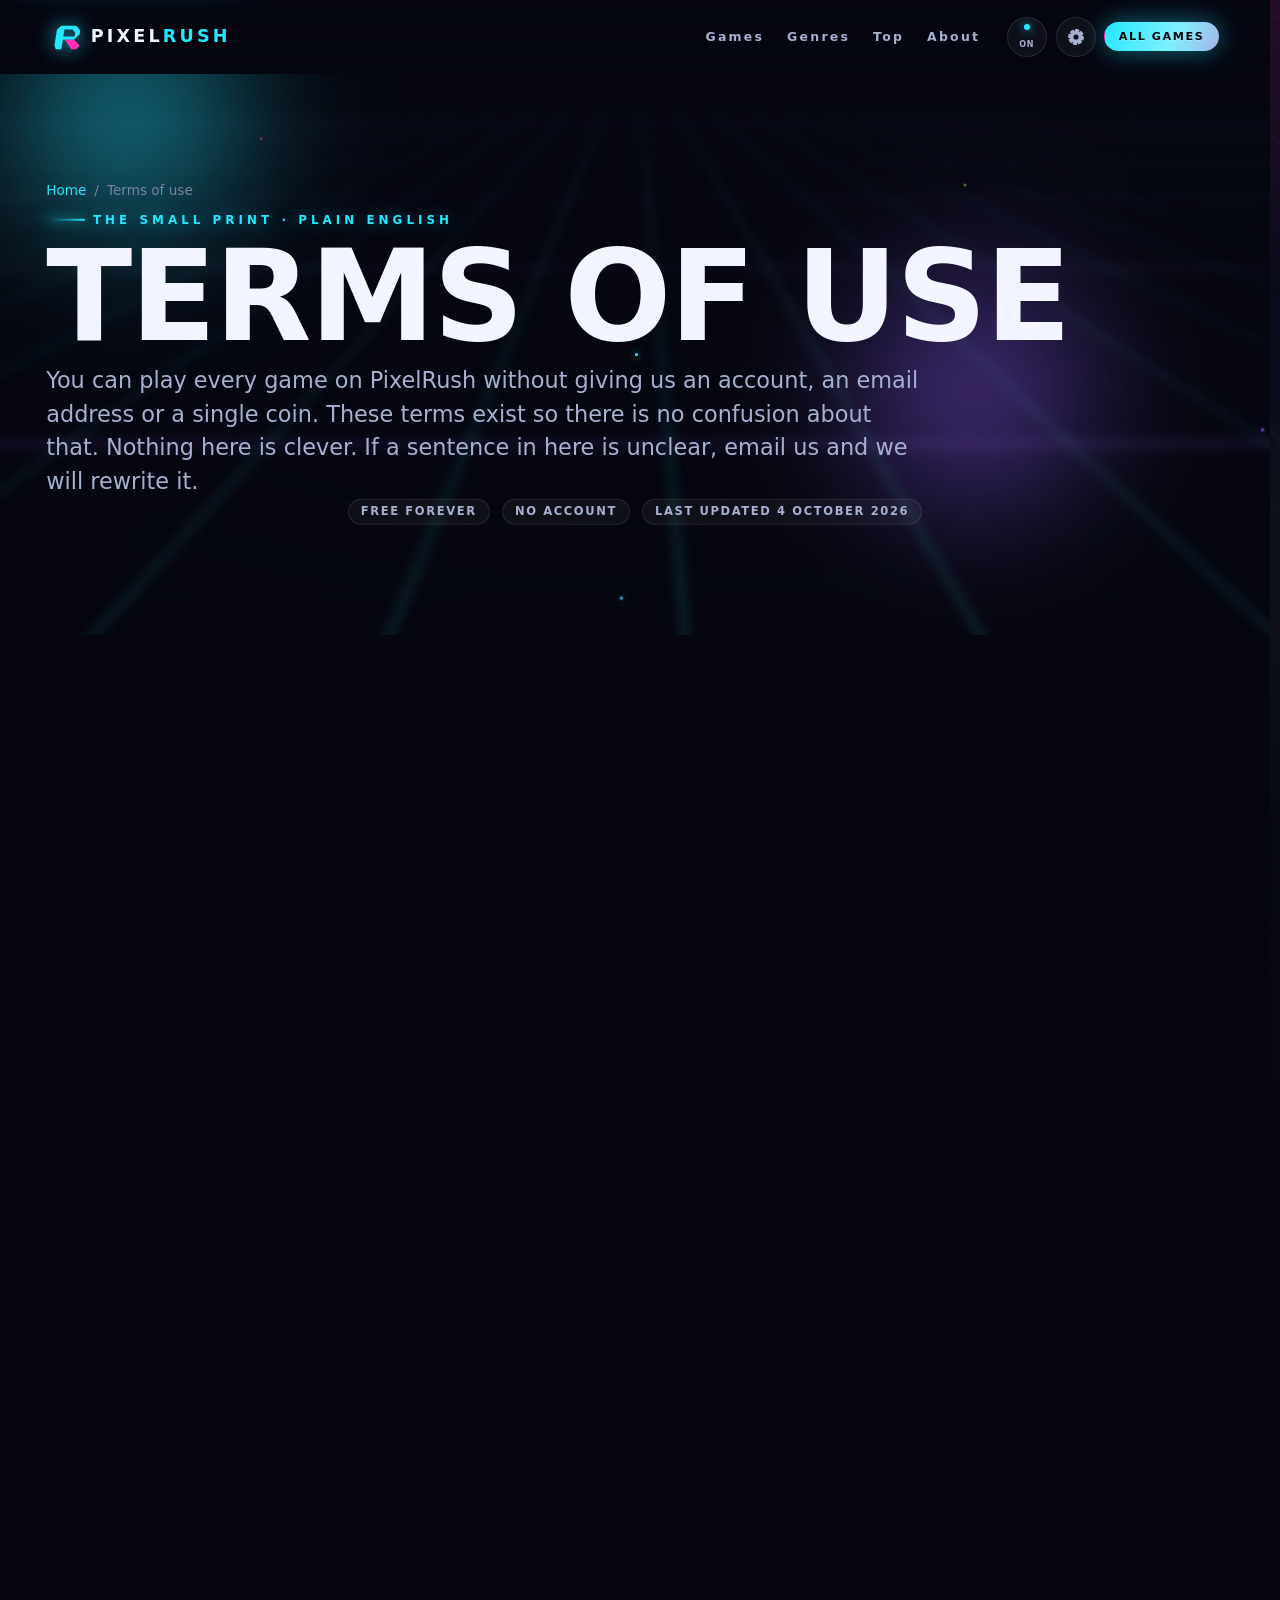
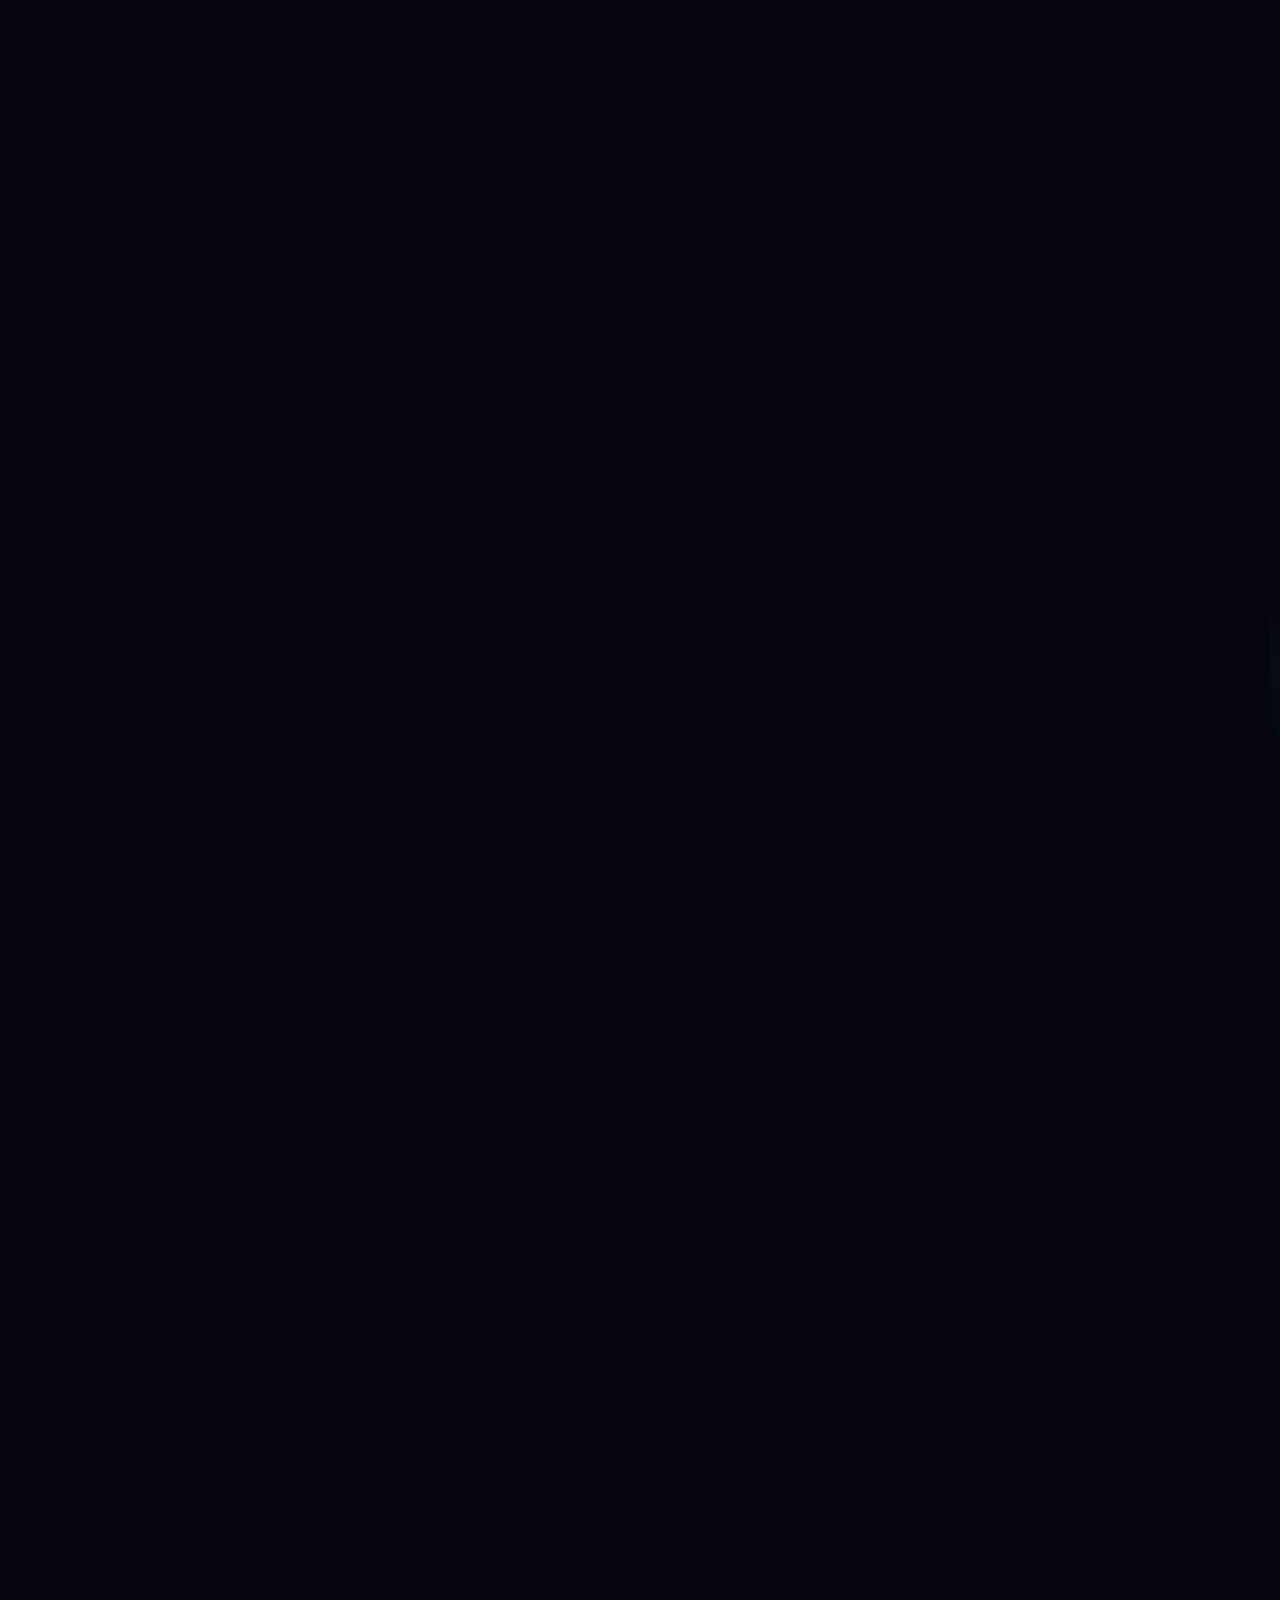
<file: terms.html>
<!DOCTYPE html>
<!--
  PixelRush — Terms of Use.

  A content page in the shared arcade shell. It owns no game code: js/site.js drives
  the nav, the preloader, the reveal animations and the year stamp, and the long-form
  copy below is the whole point of the file. Nothing here is user-specific — there is
  no account system and no server — so this document is static and identical for every
  visitor.

  Structure, top to bottom:
    head    meta + Open Graph + the JSON-LD graph
    preloader  boot animation, removed by site.js once the engine is ready
    nav     shared header (same markup on every page)
    main    three .scene sections: LITE HERO, TERMS, CTA
    footer  shared footer (same markup on every page)

  Conventions worth knowing before editing this file:
  - Each .scene is a stack of absolutely positioned .layer elements. Only the layer
    carrying `layer--flow` holds readable content; the others are pure decoration and
    must keep aria-hidden="true". Dropping layer--flow makes the section collapse and
    clip its own text.
  - data-depth drives the parallax translate; data-animate names the entrance effect
    that site.js applies once the element scrolls into view.
  - The banner comments below (HERO / TERMS / CTA) match the three sections in main.

  Additive-only rule for this repo: add markup and comments, never remove or reorder
  what is already here, and never change a class name, id, heading level or link.
-->
<html lang="en">
<head>
<meta charset="utf-8">
<meta name="viewport" content="width=device-width,initial-scale=1,viewport-fit=cover">

<!-- ============================ HEAD META ============================ -->
<!--
  One source of truth for this page's identity. `canonical` and the `og:url` / JSON-LD
  @id further down must all read https://pixel-rush-delta.vercel.app/terms.html — the owner
  replaces that placeholder base URL at deploy time, and these are the strings that
  have to move with it.
-->
<title>Terms of Use — PixelRush | Free Browser Arcade, As-Is</title>
<meta name="description" content="The terms of use for PixelRush, the free browser arcade. Plain-English rules on playing the games, scores, intellectual property, acceptable use and liability. Free, as-is, no warranty.">
<link rel="canonical" href="https://pixel-rush-delta.vercel.app/terms.html">
<meta name="theme-color" content="#05060f">
<meta property="og:type" content="website">
<meta property="og:title" content="Terms of Use — PixelRush">
<meta property="og:description" content="Plain-English terms for a free browser arcade: play for yourself, don't republish the games, no warranty, no liability. Last updated 2026.">
<meta property="og:url" content="https://pixel-rush-delta.vercel.app/terms.html">
<meta property="og:site_name" content="PixelRush">
<meta property="og:image" content="https://pixel-rush-delta.vercel.app/og.jpg">
<meta name="twitter:card" content="summary_large_image">
<meta name="keywords" content="PixelRush terms of use, free browser arcade terms, online game terms, no warranty browser games">
<meta name="robots" content="index,follow">
<link rel="icon" href="favicon.svg" type="image/svg+xml">
<link rel="manifest" href="manifest.webmanifest">
<link rel="preconnect" href="https://fonts.googleapis.com">
<link rel="preconnect" href="https://fonts.gstatic.com" crossorigin>
  <!-- Reduced-motion guard: reveal states must never depend on a stylesheet that has not loaded yet. -->
  <style id="rm-guard">@media (prefers-reduced-motion: reduce){html.js-motion [data-animate],html.js-motion .reveal,html.js-motion [data-depth]{opacity:1!important;transform:none!important;filter:none!important;clip-path:none!important;animation:none!important}}</style>
<link rel="stylesheet" href="css/base.css">
<link rel="stylesheet" href="css/scenes.css">
<link rel="stylesheet" href="css/games.css">

  <!--
    JSON-LD for this page. Keep it in sync with the head meta above by hand — the
    canonical, og:url and the WebPage @id below are the same URL on purpose, so the
    page, the Open Graph card and the schema node all describe one entity.
    Nodes reference the shared WebSite by @id only; that entity is defined in full
    on index.html and must not be duplicated here.
  -->
  <script type="application/ld+json">
  {
    "@context": "https://schema.org",
    "@graph": [
      {
        "@type": "Organization",
        "@id": "https://pixel-rush-delta.vercel.app/#organization",
        "name": "PixelRush",
        "url": "https://pixel-rush-delta.vercel.app/",
        "email": "mailto:Utkarsh6624@gmail.com",
        "description": "PixelRush is a free browser arcade. Twenty-seven instant-play canvas games — arcade, puzzle, racing, strategy, casual and sports. No download, no signup, plays in one tap.",
        "logo": {
          "@type": "ImageObject",
          "url": "data:image/svg+xml,<svg xmlns='http://www.w3.org/2000/svg' viewBox='0 0 32 32'><rect width='32' height='32' rx='7' fill='%2305060f'/><path d='M8 9h4v5h8V9h4v14h-4v-5h-8v5H8z' fill='%2322e7ff'/></svg>"
        }
      },
      {
        "@type": "WebPage",
        "@id": "https://pixel-rush-delta.vercel.app/terms.html#webpage",
        "url": "https://pixel-rush-delta.vercel.app/terms.html",
        "name": "Terms of Use — PixelRush | Free Browser Arcade, As-Is",
        "description": "The terms of use for PixelRush, the free browser arcade. Plain-English rules on playing the games, scores, intellectual property, acceptable use and liability. Free, as-is, no warranty.",
        "inLanguage": "en",
        "isPartOf": { "@id": "https://pixel-rush-delta.vercel.app/#website" },
        "about": { "@id": "https://pixel-rush-delta.vercel.app/#organization" },
        "breadcrumb": { "@id": "https://pixel-rush-delta.vercel.app/terms.html#breadcrumb" },
        "dateModified": "2026-10-04"
      },
      {
        "@type": "BreadcrumbList",
        "@id": "https://pixel-rush-delta.vercel.app/terms.html#breadcrumb",
        "itemListElement": [
          {
            "@type": "ListItem",
            "position": 1,
            "name": "Home",
            "item": "https://pixel-rush-delta.vercel.app/"
          },
          {
            "@type": "ListItem",
            "position": 2,
            "name": "Terms of use",
            "item": "https://pixel-rush-delta.vercel.app/terms.html"
          }
        ]
      }
    ]
  }
  </script>
</head>
<body>
<!--
  Motion opt-in flag. Set before first paint so the reduced-motion guard in the head
  and the parallax layers both know whether the visitor wants movement. js/site.js
  reads and mirrors this on the .motion-toggle button and persists the choice.
-->
<script>document.documentElement.classList.add('js-motion')</script>
<a class="skip-link" href="#main-content">Skip to main content</a>

<!-- ============================ PRELOADER ============================ -->
<!--
  Boot curtain shared by every page. The two stacked <path> elements are the same
  shape drawn twice: the second is a thin offset stroke that reads as a chromatic
  fringe. aria-hidden because it is pure decoration, and focusable="false" so older
  IE/Edge never puts it in the tab order. js/site.js removes #preloader once the
  first paint is done.
-->
<div id="preloader">
  <div class="preloader__inner">
    <svg class="preloader__logo" viewBox="0 0 64 64" aria-hidden="true" focusable="false">
      <defs>
        <linearGradient id="pl-g" x1="0" y1="0" x2="1" y2="1">
          <stop offset="0" stop-color="#22e7ff"/>
          <stop offset=".5" stop-color="#8b5cf6"/>
          <stop offset="1" stop-color="#ff2fb9"/>
        </linearGradient>
      </defs>
      <rect x="3" y="3" width="58" height="58" rx="15" fill="#0a0c1c" stroke="url(#pl-g)" stroke-width="3"/>
      <path d="M17 21h8v10h14V21h8v22h-8V39H25v4h-8z" fill="url(#pl-g)"/>
      <path d="M17 21h8v10h14V21h8v22h-8V39H25v4h-8z" fill="none" stroke="#c8ff2e" stroke-width="1" opacity=".5"/>
    </svg>
    <div class="preloader__bar"><span class="preloader__fill"></span></div>
    <p class="preloader__label">Inserting credits — booting the arcade</p>
  </div>
</div>

<!-- ============================ NAV ============================ -->
<!--
  Shared header, byte-identical on every page. #nav-toggle is the small-screen menu
  button; it drives #nav-menu via aria-controls/aria-expanded, and js/site.js closes
  the menu on Escape and on outside click. Do not add page-specific links here.
-->
<header class="nav" id="nav">
  <div class="nav__inner">
    <a class="nav__brand" href="index.html" aria-label="PixelRush — back to the home screen">
      <svg class="nav__logo" viewBox="0 0 64 64" width="34" height="34" aria-hidden="true" focusable="false"><path fill="#22e7ff" fill-rule="evenodd" d="M22,8 54,8 62.4,18 61.1,26 49.2,38 31.2,38 25.2,38 22,58 10,58 7.3,50 12.7,16ZM28.7,16 45.7,16 51.6,23 50.3,31 26.3,31Z"/><path fill="#ff2fb9" d="M29.2,38 49.2,38 61.3,50 54,58 43,58Z"/></svg>
      <span class="nav__logo-text">PIXEL<b>RUSH</b></span>
    </a>

    <nav class="nav__menu" id="nav-menu" aria-label="Primary">
      <a class="nav__link" href="games.html">Games</a>
      <a class="nav__link" href="index.html#genres">Genres</a>
      <a class="nav__link" href="index.html#games">Top</a>
      <a class="nav__link" href="about.html">About</a>
    </nav>

    <div class="nav__actions">
      <button class="motion-toggle" id="motion-toggle" type="button" aria-pressed="true" aria-label="Toggle motion and visual effects">
        <span class="motion-toggle__dot" aria-hidden="true"></span>
        <span class="motion-toggle__label" data-motion-label>ON</span>
      </button>
      
      <!-- Settings: cursor size + native-pointer escape hatch. Owned by js/engine.js. -->
      <div class="nav__setwrap" style="position:relative;display:inline-flex">
        <button class="nav__set" id="nav-settings" type="button" aria-expanded="false" aria-controls="nav-settings-panel" aria-label="Display settings"><svg viewBox="0 0 24 24" aria-hidden="true" focusable="false"><path fill-rule="evenodd" d="M22.52 13.29 21.53 16.65 18.45 16.03 20.24 18.67 18.53 20.35 15.45 22.02 13.71 19.41 13.11 22.54 10.71 22.52 7.35 21.53 7.97 18.45 5.33 20.24 3.65 18.53 1.98 15.45 4.59 13.71 1.46 13.11 1.48 10.71 2.47 7.35 5.55 7.97 3.76 5.33 5.47 3.65 8.55 1.98 10.29 4.59 10.89 1.46 13.29 1.48 16.65 2.47 16.03 5.55 18.67 3.76 20.35 5.47 22.02 8.55 19.41 10.29 22.54 10.89Z M15.4 12a3.4 3.4 0 1 0-6.8 0 3.4 3.4 0 1 0 6.8 0Z"/></svg></button>
        <div class="nav__panel" id="nav-settings-panel" role="dialog" aria-label="Display settings">
          <p class="nav__panel-title">Display</p>
          <button class="nav__switch" id="px-cursor-switch" type="button" role="switch" aria-checked="true">
            <span>Neon cursor</span><span class="nav__switch-track" aria-hidden="true"></span>
          </button>
          <p class="nav__hint">Turn this off to use your normal system pointer.</p>
          <div class="nav__row">
            <div class="nav__row-top"><span>Cursor size</span><span class="nav__row-val" id="px-size-val">MED</span></div>
            <div class="nav__seg" id="px-size-seg" role="group" aria-label="Cursor size">
              <button type="button" data-px-size="s" aria-checked="false">S</button>
              <button type="button" data-px-size="m" aria-checked="true">M</button>
              <button type="button" data-px-size="l" aria-checked="false">L</button>
              <button type="button" data-px-size="xl" aria-checked="false">XL</button>
            </div>
          </div>
          <button class="nav__switch" id="px-motion-switch" type="button" role="switch" aria-checked="true">
            <span>Animations</span><span class="nav__switch-track" aria-hidden="true"></span>
          </button>
        </div>
      </div>
      <a class="btn btn--primary nav__cta" href="games.html">All games</a>
      <button class="nav__toggle" id="nav-toggle" type="button" aria-expanded="false" aria-controls="nav-menu" aria-label="Open the menu">
        <span class="nav__burger" aria-hidden="true"></span>
      </button>
    </div>
  </div>
</header>

<main id="main-content">

  <!-- ============================ LITE HERO ============================ -->
  <!--
    Lightweight hero. Every .scene on this site is a parallax stack of .layer divs:

      depth-0  grid plane + vignette        farthest back
      depth-1  glow blobs                  slow, wide drift
      depth-2  foreground particles        mid motion
      depth-5  particle field              nearest, fastest
      depth-4  the ONLY layer with content — carries `layer--flow`

    Every decorative layer is aria-hidden="true". The content layer is the one with
    `layer--flow`; without that class the section collapses and clips its own text.
    Particle positions are set per element through custom properties (--x/--y, or
    --p-left/--p-top/--p-size/--p-dur/--p-delay/--p-color for the depth-5 field) so
    the markup stays declarative and the motion lives in the stylesheet.

    aria-labelledby points at the h1 below, so the section is announced by the page
    title rather than by a separate, redundant label.
  -->
  <section class="scene" id="terms-hero" aria-labelledby="terms-hero-title">
    <div class="layer depth-0" data-depth="0" aria-hidden="true">
      <div class="grid-plane"></div>
      <div class="vignette"></div>
    </div>
    <div class="layer depth-1" data-depth="1" aria-hidden="true">
      <span class="glow-blob glow-blob--cyan" style="left:8%;top:10%;--x:8%;--y:10%"></span>
      <span class="glow-blob glow-blob--violet" style="left:78%;top:56%;--x:78%;--y:56%"></span>
    </div>
    <div class="layer depth-2" data-depth="2" aria-hidden="true">
      <span class="particle float-drift" style="--x:14%;--y:38%;--s:3px;--o:.9"></span>
      <span class="particle float-loop" style="--x:86%;--y:28%;--s:4px;--o:.7"></span>
    </div>
    <div class="layer depth-5" data-depth="5" aria-hidden="true">
      <span class="particle" style="--p-left:7%;--p-top:70%;--p-size:3px;--p-dur:11s;--p-delay:0s;--p-color:var(--cyan)"></span>
      <span class="particle" style="--p-left:26%;--p-top:22%;--p-size:2px;--p-dur:14s;--p-delay:1.2s;--p-color:var(--magenta)"></span>
      <span class="particle" style="--p-left:49%;--p-top:82%;--p-size:3px;--p-dur:12s;--p-delay:.6s"></span>
      <span class="particle" style="--p-left:71%;--p-top:28%;--p-size:2px;--p-dur:15.5s;--p-delay:2s;--p-color:var(--acid)"></span>
      <span class="particle" style="--p-left:90%;--p-top:60%;--p-size:3px;--p-dur:13s;--p-delay:1.5s;--p-color:var(--violet)"></span>
    </div>

    <div class="layer layer--flow depth-4" data-depth="4">
      <div class="scene__inner shell">
        <!--
          Visible breadcrumb. Its two steps (Home / Terms of use) are mirrored by the
          BreadcrumbList node in this page's JSON-LD, so the structured data and the
          on-page trail cannot drift apart without it being visible here.
        -->
        <nav class="breadcrumb" aria-label="Breadcrumb">
          <a href="index.html">Home</a><span aria-hidden="true">/</span><span aria-current="page">Terms of use</span>
        </nav>
        <p class="eyebrow" data-animate="fade-up">The small print · plain English</p>
        <!-- The page's only h1. Do not add a second one anywhere in this file. -->
        <h1 id="terms-hero-title" data-animate="wipe-up">TERMS OF USE</h1>
        <p class="lead" data-animate="fade-up">You can play every game on PixelRush without giving us an account, an
          email address or a single coin. These terms exist so there is no confusion about that. Nothing here is
          clever. If a sentence in here is unclear, email us and we will rewrite it.</p>
        <p class="u-row u-row--center" data-animate="stagger-children">
          <span class="chip">Free forever</span>
          <span class="chip">No account</span>
          <!--
            The "last updated" chip. It is plain text, not a time element, and it is
            the same date the JSON-LD WebPage node reports as dateModified
            (2026-10-04) in this page's head. Change both together whenever the terms
            are revised.
          -->
          <span class="chip">Last updated 4 October 2026</span>
        </p>
      </div>
    </div>
  </section>

  <!-- ============================ TERMS ============================ -->
  <!--
    The actual document. Same layer-stack pattern as the hero, but the background is
    a scanline pass instead of a grid plane. The content layer wraps a single
    seo-block article; every heading below it is an h2 or h3 under the page's one h1,
    so the outline never skips a level.

    The id on each h2 (#not-advice, #as-is, #your-use, …) is the anchor target used
    by the in-page jump nav directly after "The short version". The two lists must
    stay in step: adding a section means adding both the h2 id and a chip.
  -->
  <section class="scene" id="terms" aria-labelledby="terms-title">
    <div class="layer depth-0" data-depth="0" aria-hidden="true">
      <div class="scanlines" style="opacity:.4"></div>
      <div class="vignette"></div>
    </div>
    <div class="layer depth-1" data-depth="1" aria-hidden="true">
      <span class="glow-blob glow-blob--acid" style="left:12%;top:16%;--x:12%;--y:16%"></span>
      <span class="glow-blob glow-blob--magenta" style="left:82%;top:62%;--x:82%;--y:62%"></span>
    </div>
    <div class="layer depth-2" data-depth="2" aria-hidden="true">
      <span class="particle float-loop" style="--x:90%;--y:58%;--s:4px;--o:.8"></span>
    </div>
    <div class="layer depth-5" data-depth="5" aria-hidden="true">
      <span class="particle" style="--p-left:12%;--p-top:24%;--p-size:2px;--p-dur:12s"></span>
      <span class="particle" style="--p-left:38%;--p-top:80%;--p-size:3px;--p-dur:15s;--p-delay:1.8s;--p-color:var(--acid)"></span>
      <span class="particle" style="--p-left:64%;--p-top:16%;--p-size:2px;--p-dur:13s;--p-delay:.9s;--p-color:var(--magenta)"></span>
      <span class="particle" style="--p-left:88%;--p-top:70%;--p-size:3px;--p-dur:16s;--p-delay:2.7s;--p-color:var(--cyan)"></span>
    </div>

    <div class="layer layer--flow depth-4" data-depth="4">
      <div class="scene__inner shell">
        <article class="seo-block">

          <h2 id="terms-title" data-animate="fade-up">The short version</h2>
          <p data-animate="fade-up">PixelRush is a free browser arcade. It runs on plain HTML, CSS and JavaScript
            in your tab. There is no account, no subscription, no in-game purchase and nothing to cancel. The site
            carries advertising, which is the only reason it exists. In exchange, here is the deal in seven lines:</p>
          <ul data-animate="stagger-children">
            <li>The games are free, provided as they are, with no warranty of any kind.</li>
            <li>Play them for yourself. Personal and non-commercial use only.</li>
            <li>Ads may be shown alongside the games. They are never chosen or endorsed by us, and blocking them is
              entirely your decision.</li>
            <li>Games can be changed, balanced or switched off whenever the arcade decides.</li>
            <li>Link to the site and share links freely. Do not republish the games themselves.</li>
            <li>No account means your high scores live in your own browser and are nobody else's problem when they go.</li>
            <li>Do not scrape the site, overload it with automation, or try to break the games. To your advantage or anyone else's.</li>
          </ul>
          <p data-animate="fade-up">The rest of this page unpacks each of those. Read it once, then forget about it and
            go and beat your own score.</p>

          <!--
            In-page table of contents. This is a nav landmark, not a list of links
            dropped into prose, because it navigates rather than describes. Each
            chip's href is the id of the matching h2 further down this article — keep
            them paired when a section is added, renamed or removed.
          -->
          <nav class="u-row" aria-label="Jump to a section of these terms" data-animate="fade-up">
            <a class="chip" href="#not-advice">Not legal advice</a>
            <a class="chip" href="#as-is">As-is, no warranty</a>
            <a class="chip" href="#your-use">How you may use it</a>
            <a class="chip" href="#changes">Changes and retirements</a>
            <a class="chip" href="#scores">High scores</a>
            <a class="chip" href="#advertising">Advertising</a>
            <a class="chip" href="#ip">Intellectual property</a>
            <a class="chip" href="#acceptable-use">Acceptable use</a>
            <a class="chip" href="#content-rules">Illegal and misleading content</a>
            <a class="chip" href="#liability">Limitation of liability</a>
            <a class="chip" href="#operator">Who runs PixelRush</a>
            <a class="chip" href="#grievance">Grievances and complaints</a>
            <a class="chip" href="#language">Languages</a>
            <a class="chip" href="#contact">Questions</a>
          </nav>

          <h2 id="not-advice" data-animate="fade-up">These terms are not legal advice</h2>
          <p data-animate="fade-up">Let us be blunt about this one. This page is written by the person who built the
            arcade, in ordinary language, so that players know where they stand. It is not a contract drafted by a
            solicitor, it has not been through legal review, and it is not a substitute for legal advice of any kind.
            Nothing here creates obligations that the law of your country would not otherwise create, and nothing here
            removes any rights you already have under consumer law, unfair-terms rules or any other legislation that
            applies to you. Those protections override anything written here.</p>
          <p data-animate="fade-up">If you are making a decision that genuinely needs legal input — embedding the games
            in a product of your own, running the site commercially, or relying on these terms in a dispute — get an
            actual lawyer. We can tell you what we intended. We cannot tell you what is enforceable in your
            jurisdiction.</p>

          <h2 id="as-is" data-animate="fade-up">The service is free, as-is, with no warranty</h2>
          <p data-animate="fade-up">Every game, page and feature on PixelRush is provided free of charge and
            &ldquo;as is&rdquo;, which is the legal way of saying: you get exactly what is there, and we have not
            promised it will be anything more than that. No warranty of merchantability, no warranty of fitness for
            any particular purpose, no warranty of accuracy, no warranty that it will be uninterrupted, and no
            warranty that it will work on your device, your browser or your network.</p>
          <p data-animate="fade-up">This is not a get-out clause we wrote to avoid supporting our own work. It is a
            direct consequence of how the site is funded. Ad revenue pays for the hosting; nothing else does. There is
            no subscription paying for a support team, no server farm paying for uptime guarantees, and no reason for
            anyone to hold a queue for you. The games are given away, and they come with the bugs and rough edges that
            free things come with. A game may freeze, a score may reset, a page may fail to load, or a cabinet may be
            pulled. If any of that happens, we are sorry — but we have not promised it will not.</p>
          <h3 data-animate="fade-up">What we will always try to do</h3>
          <p data-animate="fade-up">We will try to keep the arcade up, keep the games fair, keep the catalogue honest
            and keep your play data on your own machine. &ldquo;Try&rdquo; is doing honest work in that sentence. If
            you find a broken game, tell us and we will look at it. We just do not promise a response time, a fix
            date or a service level.</p>

          <h2 id="your-use" data-animate="fade-up">Play it for yourself: personal, non-commercial use</h2>
          <p data-animate="fade-up">The games on PixelRush are for your own enjoyment. That means playing them
            yourself, on your own device, for your own amusement. It also means you may not use them, or the site, to
            make money or to run somebody else's business.</p>
          <p data-animate="fade-up">Concretely, the following are not permitted without asking us first:</p>
          <ul data-animate="stagger-children">
            <li><strong>Selling access.</strong> Charging people to play, or bundling the games into a paid product, a
              subscription service, a paywalled newsletter or a membership.</li>
            <li><strong>Rebranding and reselling.</strong> Putting the games on your own site or app under your own
              name, with or without changes, for money or for traffic.</li>
            <li><strong>Advertising against the site.</strong> Running ad campaigns, pop-unders or ad networks that
              buy traffic to these pages and intercept the click.</li>
            <li><strong>Commercial data work.</strong> Harvesting scores, player behaviour or site telemetry to feed
              someone else's product, model or trading strategy.</li>
            <li><strong>Embedding the games in a kiosk, stream overlay, classroom or venue product</strong> where
              people watch or pay to watch other people play.</li>
          </ul>
          <p data-animate="fade-up">Playing on a shared computer, on a work machine, on a school lab PC or on a library
            terminal is fine. So is letting a friend play the next round on your laptop. The line is at whether the
            games have become your product rather than your pastime.</p>

          <h2 id="changes" data-animate="fade-up">The site and the games can change at any time</h2>
          <p data-animate="fade-up">PixelRush is a living arcade, not a frozen release. Games get balance changes.
            Controls move. Difficulty shifts, new games land, and occasionally an old cabinet is quietly retired
            because it is not as much fun as it used to be. We do this without asking permission and without warning,
            and we may do it at any time, including removing a game entirely.</p>
          <p data-animate="fade-up">That means a link you bookmarked to a specific game may stop working one morning,
            a shortcut on your home screen may land somewhere else, and a page you wrote a guide about may describe
            rules that have since changed. We are not obliged to keep a deprecated game alive for your convenience.
            Where we can do it cheaply, we will leave a page explaining that a game has moved on rather than
            deleting it silently.</p>
          <p data-animate="fade-up">We may also change or remove any part of the site itself — the design, the
            navigation, the filters, the ticker, the layout. Do not build anything that depends on the current shape of
            these pages.</p>

          <h2 id="scores" data-animate="fade-up">High scores live in your browser, not on a server</h2>
          <p data-animate="fade-up">Because there is no account and no server, your scores and settings are stored
            locally in your own browser. That part of the privacy story is a good one: we never see your scores, and we
            cannot see them from here. It does not cover everything the page does, though — the advertising below is a
            separate business.</p>
          <p data-animate="fade-up">It also means the scores are entirely your problem to look after. They are
            attached to one browser on one device, and they are erased when that browser data is erased. You will
            lose them if you:</p>
          <ul data-animate="stagger-children">
            <li>clear your browsing data, cookies or site data, or use &ldquo;clear cookies on exit&rdquo;;</li>
            <li>play in a private or incognito window, which forgets everything the moment you close it;</li>
            <li>switch browser, device or operating system;</li>
            <li>use a cleaning tool, a private browsing extension or a shared kiosk PC;</li>
            <li>delete the game's local data from your browser's storage settings.</li>
          </ul>
          <p data-animate="fade-up">We cannot recover them for you. There is no backup, because there is nowhere for a
            backup to live. If a score matters to you, write it down. Equally, no one else can take it from you: your
            scores are not submitted anywhere, not uploaded anywhere, and not shared with anyone — including us.</p>

          <h2 id="advertising" data-animate="fade-up">Advertising</h2>
          <p data-animate="fade-up">The arcade is funded by advertising. Pages here may show ads, and ads may appear
            before a game loads or around the play area. There is no paywall, no trial timer, no &ldquo;remove
            ads&rdquo; button and no premium tier. Every game stays free to open and free to finish, and no ad will
            ever sit between you and a game you have started.</p>
          <p data-animate="fade-up">The ads are chosen and served by third parties, not by us. We do not select which
            ads appear, we do not endorse them, and we do not control what they say or where they send you. We have not
            chosen a specific ad provider, so rather than name one, here is the honest description of the category:
            advertising on a site like this is normally delivered by a third-party ad network, which can set cookies or
            similar storage in your browser, read the IP address your request arrives from, and use that to build a
            profile and decide which ad to show you. When a provider is chosen, its name and its own privacy policy
            will be listed here and on the <a href="privacy.html">privacy policy</a> page.</p>
          <p data-animate="fade-up">We do not receive the profiling data they build, and we cannot see it, correct it
            or delete it. If you would rather not be profiled, the opt-out lives in your own browser and privacy
            settings and in the ad provider&rsquo;s own controls, not with us. Blocking ads is your call entirely: use
            a content blocker, your browser&rsquo;s tracking protection, or your operating system&rsquo;s setting.
            Please note that a blocker is a tool on your machine, not a promise from us.</p>
          <p data-animate="fade-up">If an ad is offensive, misleading, broken, or sits over a game and stops you
            playing, tell us at
            <a href="mailto:Utkarsh6624@gmail.com?subject=Advertising%20complaint">Utkarsh6624@gmail.com</a> with
            &ldquo;Advertising&rdquo; in the subject line and a note of which page it happened on. We will pass the
            complaint to the provider where we can, but the ad is theirs, so the outcome is theirs too.</p>

          <h2 id="ip" data-animate="fade-up">Who owns what</h2>
          <p data-animate="fade-up">Everything on PixelRush is ours — well, mine, if we are being precise about it.
            That includes the games and the code behind them, the artwork, the icons, the cabinet illustrations, the
            neon styling, the sound-free design language, the written copy on these pages, the layout, the &ldquo;Pixel
            PixelRush&rdquo; name, and the wordmark. All of it is protected by copyright and, where it applies, by
            trade mark and design rights.</p>
          <h3 data-animate="fade-up">What you can do with it</h3>
          <p data-animate="fade-up">You can, and we would like you to:</p>
          <ul data-animate="stagger-children">
            <li>link to any page on the site from anywhere, including inside a comment, a forum post or a review;</li>
            <li>share links to the site and to individual games in whatever way you like;</li>
            <li>quote short extracts from these pages for review, news or commentary, with a link back;</li>
            <li>screenshot the games and post the picture somewhere, for fun, as long as you are not passing the
              screenshot off as a game you made or a website you run.</li>
          </ul>
          <h3 data-animate="fade-up">What you cannot do with it</h3>
          <p data-animate="fade-up">You cannot republish the games. Not on a games site, not on a drive link, not in a
            zip, not inside a &ldquo;free games bundle&rdquo;, not in a course, not on a stream overlay, not in a
            printable activity pack. Copying a game's source wholesale and putting it back on the open web is exactly
            what these terms are here to prevent. The same goes for lifting the artwork or the copy and using it to
            build a look-alike site, and for using the PixelRush name or logo in a way that suggests we are
            involved with, endorsing or approving whatever you are doing.</p>
          <p data-animate="fade-up">If you want to build something genuinely collaborative — a tournament site that
            embeds the games, a classroom project, a fan page with a bit of love on it — email us first. We are
            usually saying yes. We just cannot say yes to something we have not seen.</p>

          <h2 id="acceptable-use" data-animate="fade-up">Acceptable use</h2>
          <p data-animate="fade-up">The arcade is free and there is very little you have to do. These are the few
            things you must not do, mostly because they cost us money or make the site worse for everyone else.</p>
          <ul data-animate="stagger-children">
            <li><strong>No scraping.</strong> Do not crawl, harvest or bulk-copy the games, the artwork, the copy or
              the game list. Reading pages by hand like a person is welcome; a crawler is not.</li>
            <li><strong>No harmful automation.</strong> Do not point a bot, a load tester, a scraper or a headless
              browser at the site. Do not run automated play loops, score-farming scripts or fake leaderboard entries.</li>
            <li><strong>No attacking the site.</strong> Do not attempt to break, probe, overwhelm or gain unauthorised
              access to the games, the hosting, the scripts or any connected service — including trying to get a game
              to hand you a score you did not earn, or tampering with the code in your browser purely to break it for
              yourself.</li>
            <li><strong>No redistributing the games.</strong> Covered in the section above, and repeated here because
              it is the rule people break by accident.</li>
            <li><strong>No impersonation.</strong> Do not present yourself as PixelRush, do not register domains or
              accounts that imply you are us, and do not collect anyone&rsquo;s details under our name.</li>
            <li><strong>No abuse of the contact address.</strong> Please do not email us anything unlawful, unsolicited
              at volume, or unrelated to the arcade.</li>
          </ul>
          <p data-animate="fade-up">If you break one of these, we may block you, throttle your access or take the
            content down. We would much rather not — the point of a free arcade is that people use it — but we will if
            we have to.</p>

          <!--
            Added alongside the Indian-law blocks further down. Placement is deliberate:
            #acceptable-use above is house rules (things that cost us money or make the
            site worse for everyone), this is the heavier one (things that are simply
            unlawful), and #liability below stays where it always was. The jump-nav chip
            for #content-rules sits with the rest of the chips above.
          -->
          <h2 id="content-rules" data-animate="fade-up">Illegal, fake and misleading content</h2>
          <p data-animate="fade-up">The list above is house rules. This list is heavier, and it does not bend. You must not
            use PixelRush to produce, publish, host, distribute or circulate content that is unlawful in India. No
            game menu, no &ldquo;but everyone does it&rdquo; and no joke is an exception to that.</p>
          <ul data-animate="stagger-children">
            <li><strong>Fake images, video, audio or text.</strong> Do not make, pass on or reshare synthetic,
              deepfaked or otherwise fabricated images, video, audio or writing that is presented as something real
              when it is not. That covers putting a real person&rsquo;s face on footage they were never in, inventing
              words they never said, and staging an event that never happened and calling it real. It covers the
              cheap version too: a doctored screenshot or a doctored quote with nothing on it saying it was
              doctored.</li>
            <li><strong>Impersonation and forgery.</strong> Do not pass yourself off as PixelRush or as its operator,
              do not collect anyone&rsquo;s details under our name, and do not manufacture documents, seals, signatures
              or certificates meant to look genuine.</li>
            <li><strong>Harassment, hate and defamation.</strong> Do not use the site to harass, threaten, stalk or
              demean anyone, and do not target people for who they are. Defamation counts too. Those offences sit in
              the <strong>Bharatiya Nyaya Sanhita, 2023</strong>, the criminal code that replaced the Indian Penal Code
              in July 2024. We name the Act and not the sections, because the point here is the line, not the
              paperwork.</li>
            <li><strong>Other people&rsquo;s rights.</strong> Do not infringe anyone&rsquo;s copyright, trade mark,
              design or privacy rights — including by lifting a face out of a video or a voice out of a recording
              and putting it somewhere it was never meant to be.</li>
            <li><strong>Lies about the site itself.</strong> Do not publish fake score screens, fake leaderboards,
              fake screenshots, or fake partnership, sponsorship, press or endorsement claims that suggest PixelRush is
              connected to, or approves of, something it is not.</li>
          </ul>
          <p data-animate="fade-up">The two main sources for all of that are the <strong>Information Technology Act,
            2000</strong> and the <strong>Information Technology (Intermediary Guidelines and Digital Media Ethics
            Code) Rules, 2021</strong>, as amended since. In ordinary words: putting something out on the internet is
            not a place where the law politely switches off. Where the law requires us to take content down, hand
            over a record, preserve information or report something to an authority, we will do it — you do not
            have to argue us into it first.</p>
          <p data-animate="fade-up">Now the honest part, because it changes what this section is for. PixelRush has no
            uploads, no comments, no accounts and no server. There is nowhere on this site for you to publish anything
            at all: not a post, not a profile, not a file, not a comment. Every page ships as a fixed page. So if
            something unlawful turns up somewhere, it was made and published outside this site, and that is covered by
            the law, not by these terms. Reading this section still matters — it tells you what happens if you
            send something like this our way, and what we will not lend a hand to.</p>
          <p data-animate="fade-up">If you think something published using, or claiming a connection to, PixelRush
            breaks any of the rules above, use the <a href="#grievance">grievance officer route</a> below. Say what it
            is and where you saw it, and we will look at it.</p>

          <h2 id="liability" data-animate="fade-up">Limitation of liability</h2>
          <p data-animate="fade-up">To the fullest extent the law allows, and to the fullest extent anyone can agree to
            in a document nobody reads: we are not liable for anything that happens to you as a result of using
            PixelRush. No loss of data, no loss of profit, no loss of scores, no lost business, no wasted evening,
            no damaged hardware, no indirect or consequential loss of any kind.</p>
          <p data-animate="fade-up">That covers the games breaking, the site being down, a save not being there when
            you come back, a balance change ruining a run you were in the middle of, or a link you followed going
            somewhere else. It also covers the ordinary realities of running a website whose running costs come from
            ads: we cannot promise the site will be online at any particular time, available in any particular country,
            or free of errors.</p>
          <p data-animate="fade-up">None of this limits any liability that cannot lawfully be limited, and none of it
            limits your statutory consumer rights. Where the law says something is our fault regardless of what we
            have written, the law wins.</p>

          <!--
            Indian-law blocks: operator details, grievance officer and translation.
            They sit between #liability and #contact on purpose — #contact is still the
            last section of the document, so the closing line still closes it. Every
            h2 id here has a matching chip in the jump nav above, including
            #language, which is why the translation block is here rather than left to
            the contact page alone.
          -->
          <h2 id="operator" data-animate="fade-up">Who runs PixelRush, and how to reach them in writing</h2>
          <p data-animate="fade-up">PixelRush is run by one person, Utkarsh, who owns it. There is no company behind
            it, no team, and no outsourced support desk you will be quietly handed off to. When this page says
            &ldquo;we&rdquo;, it means him.</p>
          <p data-animate="fade-up">Anything that has to exist in writing — a complaint, a legal notice, a translation
            request, something you would rather not trust to a mail client — should come through one of these
            three:</p>
          <ul data-animate="stagger-children">
            <li><strong>Operator.</strong> Utkarsh, the owner of PixelRush.</li>
            <li><strong>Email.</strong>
              <a href="mailto:Utkarsh6624@gmail.com">Utkarsh6624@gmail.com</a></li>
            <li><strong>Postal address.</strong>
              <!-- POSTAL-ADDRESS-PLACEHOLDER: replace the bracketed text below with the site's real
                   postal address before publishing. Indian law requires the operator's address on
                   the terms/privacy pages, so this must be filled in. -->
              <span class="mono">[postal address — site owner to complete]</span></li>
          </ul>
          <p data-animate="fade-up">Email is the fast route and gets read first. Post is slower and sometimes gets opened
            by somebody else, so if you are not in a hurry, write the subject on the envelope as well.</p>

          <h2 id="grievance" data-animate="fade-up">Grievance officer, and how to complain</h2>
          <p data-animate="fade-up">The Information Technology (Intermediary Guidelines and Digital Media Ethics Code)
            Rules, 2021, as amended, require a named grievance officer for services that reach users in India. On a
            one-person site the honest answer to &ldquo;who is the grievance officer&rdquo; is: the site operator,
            Utkarsh. He built the games and he is the person your complaint reaches.</p>
          <p data-animate="fade-up">Email
            <a href="mailto:Utkarsh6624@gmail.com?subject=Grievance%3A%20">Utkarsh6624@gmail.com</a> with the subject
            line starting &ldquo;Grievance:&rdquo;. That is not decoration. A message without it lands in the same
            inbox as bug reports and gets read as one, which is exactly what you do not want when you are complaining
            about something. If you would rather not use email, write instead to:</p>
          <!-- POSTAL-ADDRESS-PLACEHOLDER: replace the bracketed text below with the site's real
               postal address before publishing. Indian law requires the operator's address on
               the terms/privacy pages, so this must be filled in. -->
          <p data-animate="fade-up"><span class="mono">[postal address — site owner to complete]</span></p>
          <p data-animate="fade-up">What you can expect once it has arrived:</p>
          <ul data-animate="stagger-children">
            <li>Every complaint is acknowledged within <strong>seven days</strong> of arriving.</li>
            <li>Every complaint is answered within <strong>thirty days</strong> of arriving.</li>
          </ul>
          <p data-animate="fade-up">Thirty days is the window the Rules set. We are treating it as a commitment, not
            an aspiration, which is a bigger promise than a one-person site usually volunteers.</p>
          <p data-animate="fade-up">If the answer does not satisfy you, the complaint comes back to the same person.
            There is no second internal tier to escalate it to, because there is no second person. That is a real
            limitation of this site, not a trick, and we would rather say it than let you find out twice.</p>
          <p data-animate="fade-up">And if you would rather not deal with the operator at all, that is allowed. Those
            routes exist independently of anything written on this page:</p>
          <ul data-animate="stagger-children">
            <li><strong>Cybercrime.</strong> Offences involving computers, online fraud or this site can be reported to
              your nearest Cyber Crime Cell, or filed online at
              <a href="https://cybercrime.gov.in/" rel="noopener nofollow">cybercrime.gov.in</a>.</li>
            <li><strong>Consumer disputes.</strong> If you are a consumer in India, a dispute about the service can be
              taken to the relevant Consumer Disputes Redressal Commission.</li>
          </ul>
          <p data-animate="fade-up">Complaints about content that is unlawful or misleading — including fake images,
            video or audio made using games from this site — are handled through exactly that route.</p>

          <h2 id="language" data-animate="fade-up">Languages this page is available in</h2>
          <p data-animate="fade-up">This document is published in English, which will not suit everybody. So: if you
            browse the site in any of the 22 languages in the Eighth Schedule of the Constitution of India, you can ask
            for a translation and you will get one. Email
            <a href="mailto:Utkarsh6624@gmail.com?subject=Translation%20request%3A%20">Utkarsh6624@gmail.com</a> with
            the subject line &ldquo;Translation request:&rdquo; followed by the language you want. No charge, no form,
            no ticketing system.</p>
          <p data-animate="fade-up">All 22, so the promise is concrete: Hindi, Bengali, Marathi, Telugu, Tamil,
            Gujarati, Kannada, Malayalam, Punjabi, Odia, Assamese, Maithili, Sanskrit, Kashmiri, Konkani, Manipuri,
            Nepali, Bodo, Dogri, Sindhi, Santali, and Goan Konkani.</p>

          <p class="text-dim" data-animate="fade-up">No account is needed to read, save or print this page. Use your
            browser&rsquo;s Print command — Ctrl+P on Windows and Linux, Cmd+P on macOS — and choose &ldquo;Save as
            PDF&rdquo; if you want a copy that works offline. Nothing on this page is behind a wall.</p>

          <h2 id="contact" data-animate="fade-up">Questions, and changes to these terms</h2>
          <p data-animate="fade-up">We may revise these terms from time to time. The date at the top of this page is
            the one that counts: if a change is material, we will update that date. Continuing to use the site after a
            change means you accept the updated version. Nothing here applies retroactively to something that happened
            before the change was made.</p>
          <p data-animate="fade-up">If anything here is unclear, or you want permission to do something these terms do
            not clearly allow, or you just want to tell us a game is broken — email
            <a href="mailto:Utkarsh6624@gmail.com">Utkarsh6624@gmail.com</a> and put &ldquo;Terms&rdquo; in the
            subject line. You will also find the same address on our <a href="contact.html">contact page</a>. If you
            would rather read how the site works before the legal bit, start with <a href="about.html">about Pixel
            PixelRush</a>, the <a href="privacy.html">privacy policy</a>, or the <a href="games.html">full game
            library</a>.</p>
          <p data-animate="fade-up">Anything that has to be on the record rather than in a bug pile — a formal complaint, a
            takedown or removal request, a legal notice — goes to the <a href="#grievance">grievance officer</a>
            instead, using the subject line and the response times set out there.</p>
          <p data-animate="fade-up">Now stop reading the small print and go play something.</p>

          <p class="text-mute" data-animate="fade-up">&copy; <span data-year>2026</span> PixelRush. All rights reserved.
            Free forever, on every screen.</p>

        </article>
      </div>
    </div>
  </section>

  <!-- ============================ CTA ============================ -->
  <!--
    Closing call to action. Same layer stack, plus a `.curtain` on depth-2: two
    panels that part to reveal the buttons, so the CTA plays as the credits roll.
    The title is an h2 with one span per word, which is what data-animate
    "split-text" staggers — keep the words as separate spans if you edit the copy.
  -->
  <section class="scene" id="terms-cta" aria-labelledby="terms-cta-title">
    <div class="layer depth-0" data-depth="0" aria-hidden="true">
      <div class="grid-plane" style="opacity:.3"></div>
      <div class="grain" style="opacity:.25"></div>
    </div>
    <div class="layer depth-1" data-depth="1" aria-hidden="true">
      <span class="glow-blob glow-blob--cyan" style="left:22%;top:24%;--x:22%;--y:24%"></span>
      <span class="glow-blob glow-blob--magenta" style="left:76%;top:70%;--x:76%;--y:70%"></span>
    </div>
    <div class="layer depth-2 curtain" data-depth="2" aria-hidden="true">
      <span class="curtain__panel curtain__panel--l"></span>
      <span class="curtain__panel curtain__panel--r"></span>
    </div>

    <div class="layer layer--flow depth-4" data-depth="4">
      <div class="cta__inner">
        <p class="eyebrow" data-animate="fade-up">Credits roll</p>
        <h2 class="cta__title" id="terms-cta-title" data-animate="split-text"><span>Back</span> <span>to</span> <span>the</span> <span>floor</span></h2>
        <p class="cta__sub" data-animate="wipe-up">Twenty-seven cabinets, no account, no paywall, no small print you
          have to decode. Pick one and press START.</p>
        <div class="cta__actions" data-animate="scale-in">
          <a class="btn btn--primary btn--lg" href="games.html">Enter the arcade</a>
          <a class="btn btn--ghost btn--lg" href="mailto:Utkarsh6624@gmail.com?subject=Terms%20of%20use%20question">Ask a question</a>
        </div>
        <p class="cta__fine">No account · no download · plays in one tap</p>
      </div>
    </div>

    <div class="layer depth-5" data-depth="5" aria-hidden="true">
      <span class="particle" style="--p-left:18%;--p-top:52%;--p-size:3px;--p-dur:10s;--p-delay:0s;--p-color:var(--magenta)"></span>
      <span class="particle" style="--p-left:44%;--p-top:28%;--p-size:2px;--p-dur:13s;--p-delay:-5s;--p-color:var(--cyan)"></span>
      <span class="particle" style="--p-left:68%;--p-top:76%;--p-size:3px;--p-dur:11s;--p-delay:-2s;--p-color:var(--acid)"></span>
      <span class="particle" style="--p-left:86%;--p-top:40%;--p-size:2px;--p-dur:14s;--p-delay:-8s;--p-color:var(--violet)"></span>
    </div>
  </section>
</main>

<!-- ============================ FOOTER ============================ -->
<!--
  Shared footer, identical on every page. The column headings are h2 so the footer
  outline continues the page outline rather than restarting the levels; each list
  underneath is a plain ul of .footer__link anchors, and the genre/scoring links
  carry query strings that games.html and play.html read on load.

  The id="about" on the footer element is a copy-paste leftover from the about page
  and matches no anchor on this page. It is harmless but misleading — it is left in
  place because this repo's rule is that ids never change once shipped.
-->
<footer class="footer" id="about">
  <div class="footer__grid">
    <div class="footer__brand-col">
      <a class="nav__brand" href="index.html" aria-label="PixelRush — back to the home screen">
        <svg class="nav__logo" viewBox="0 0 64 64" width="34" height="34" aria-hidden="true" focusable="false"><path fill="#22e7ff" fill-rule="evenodd" d="M22,8 54,8 62.4,18 61.1,26 49.2,38 31.2,38 25.2,38 22,58 10,58 7.3,50 12.7,16ZM28.7,16 45.7,16 51.6,23 50.3,31 26.3,31Z"/><path fill="#ff2fb9" d="M29.2,38 49.2,38 61.3,50 54,58 43,58Z"/></svg>
        <span class="nav__logo-text">PIXEL<b>RUSH</b></span>
      </a>
      <p class="footer__blurb">A free browser arcade. No install, no account, no waiting — just press START and play.
        Built for two-minute breaks and all-night grinds alike.</p>
      <p class="footer__tagline">Free browser arcade. No install. No account. Just press START.</p>
    </div>

    <div class="footer__col">
      <h2 class="footer__title">Arcade</h2>
      <ul class="footer__list">
        <li><a class="footer__link" href="games.html">All games</a></li>
        <li><a class="footer__link" href="games.html?genre=Arcade">Arcade</a></li>
        <li><a class="footer__link" href="games.html?genre=Puzzle">Puzzle</a></li>
        <li><a class="footer__link" href="games.html?genre=Racing">Racing</a></li>
      </ul>
    </div>

    <div class="footer__col">
      <h2 class="footer__title">More aisles</h2>
      <ul class="footer__list">
        <li><a class="footer__link" href="games.html?genre=Strategy">Strategy</a></li>
        <li><a class="footer__link" href="games.html?genre=Casual">Casual</a></li>
        <li><a class="footer__link" href="games.html?genre=Sports">Sports</a></li>
        <li><a class="footer__link" href="index.html#how">How it works</a></li>
      </ul>
    </div>

    <div class="footer__col">
      <h2 class="footer__title">Top cabinets</h2>
      <ul class="footer__list">
        <li><a class="footer__link" href="play.html?game=reaction">Neon Reaction</a></li>
        <li><a class="footer__link" href="play.html?game=snake">Neon Snake</a></li>
        <li><a class="footer__link" href="play.html?game=neon-paddle">Neon Paddle</a></li>
        <li><a class="footer__link" href="play.html?game=blockfall">Blockfall</a></li>
      </ul>
      <ul class="footer__socials">
        <li><a class="footer__social" href="mailto:Utkarsh6624@gmail.com">Email us</a></li>
        <li><a class="footer__social" href="games.html">All games</a></li>
        <li><a class="footer__social" href="#main-content">Back to top</a></li>
      </ul>
    </div>
    <div class="footer__col">
      <h2 class="footer__title">The small print</h2>
      <ul class="footer__list">
        <li><a class="footer__link" href="about.html">About PixelRush</a></li>
        <li><a class="footer__link" href="contact.html">Contact us</a></li>
        <li><a class="footer__link" href="privacy.html">Privacy policy</a></li>
        <li><a class="footer__link" href="terms.html">Terms of use</a></li>
      </ul>
    </div>

  </div>

  <div class="footer__bottom">
    <!-- #year is stamped with the current year by js/site.js; 2026 is the no-JS fallback. -->
    <p class="footer__copy">&copy; <span id="year">2026</span> PixelRush. Free forever, on every screen.</p>
    <p class="footer__note">Built with vanilla HTML/CSS/JS — nothing to install.</p>
    <p class="footer__copy"><a class="footer__link" href="index.html">Home</a> · <a class="footer__link" href="games.html">Games</a> · <a class="footer__link" href="about.html">About</a> · <a class="footer__link" href="contact.html">Contact</a> · <a class="footer__link" href="privacy.html">Privacy</a> · <a class="footer__link" href="terms.html">Terms</a></p>
  </div>
</footer>

<!--
  Both scripts are deferred, so neither blocks the first paint. js/engine.js owns the
  shared scene/parallax/reveal engine; js/site.js owns this page's chrome behaviour —
  the preloader, the nav toggle, the motion toggle and the year stamp. No game code is
  loaded here: a terms page has no canvas and no catalogue.
-->
<script src="js/engine.js" defer></script>
<script src="js/site.js" defer></script>
</body>
</html>
</file>
<file: css/base.css>
/* ==========================================================================
   PIXEL RUSH — css/base.css
   Owner: base / foundation
   Tokens, reset, fluid typography, atmosphere, components, nav, footer,
   accessibility, reduced-motion, perf-lite, print.

   CONTRACT NOTES
   - Every custom property / class name here matches SPEC.md exactly.
   - All keyframes authored in this file are prefixed `px-b-` so that
     css/scenes.css can own the cinematic entrance keyframes without any
     chance of a name collision overwriting either implementation.
   - Structural core (.scene, .layer, .depth-0..5, .reveal, [data-animate]
     hidden base state, .float-*, .glow-blob) is defined HERE because SPEC.md
     lists it in the base.css shared-contract block. scenes.css re-declaring
     the same selectors is harmless (last cascade wins, identical intent).
   - Only `transform`, `opacity`, `filter`, `clip-path`, `background-position`
     and `color` are ever animated. No width/height/top/left/margin/font-size.
   ========================================================================== */

/* --------------------------------------------------------------------------
   1. DESIGN TOKENS
   -------------------------------------------------------------------------- */
:root {
  /* — surface / ink — */
  --bg: #05060f;
  --bg-2: #0a0c1c;
  --bg-3: #11142c;
  --ink: #f2f5ff;
  --ink-dim: #a7b0d0;
  --ink-mute: #7a83a6;   /* 4.45:1 failed AA on #05060f; this clears 5.4:1 */

  /* — neon — */
  --cyan: #22e7ff;
  --magenta: #ff2fb9;
  --acid: #c8ff2e;
  --orange: #ff8a3d;
  --violet: #8b5cf6;

  /* — lines & glass — */
  --line: rgba(255, 255, 255, .10);
  --glass: rgba(255, 255, 255, .045);

  /* — type — */
  --font-display: "Orbitron", system-ui, sans-serif;
  --font-body: "Rajdhani", system-ui, sans-serif;

  /* — radii — */
  --r-sm: 10px;
  --r-md: 16px;
  --r-lg: 24px;
  --r-xl: 34px;

  /* — metrics — */
  --nav-h: 74px;
  --maxw: 1240px;

  /* — motion — */
  --ease-out: cubic-bezier(.16, 1, .3, 1);
  --ease-in-out: cubic-bezier(.65, 0, .35, 1);

  /* — depth system (SPEC §Depth system) — */
  --depth-0-factor: .10;
  --depth-1-factor: .25;
  --depth-2-factor: .50;
  --depth-3-factor: .80;
  --depth-4-factor: 1.00;
  --depth-5-factor: 1.20;

  /* — scroll drivers (set by js/engine.js via rAF) — */
  --scroll-y: 0;
  --rail-x: 0;

  /* ---- derived / extended tokens (not in SPEC, safe to add) ---- */
  --font-mono: ui-monospace, "SFMono-Regular", "Cascadia Mono", Menlo, monospace;
  --g: var(--cyan);                       /* per-card accent, set inline by catalog.js */
  --nav-h-min: 58px;
  --shell-pad: clamp(16px, 4vw, 28px);

  /* fluid type scale — 360px → 2560px, no layout jump at any width */
  --fs-eyebrow: clamp(.64rem, .60rem + .18vw, .78rem);
  --fs-micro:   clamp(.74rem, .71rem + .16vw, .84rem);
  --fs-body:    clamp(1rem, .96rem + .22vw, 1.12rem);
  --fs-lead:    clamp(1.10rem, 1.02rem + .48vw, 1.40rem);
  --fs-h4:      clamp(1.08rem, 1.00rem + .44vw, 1.36rem);
  --fs-h3:      clamp(1.36rem, 1.16rem + 1.10vw, 2.00rem);
  --fs-h2:      clamp(1.95rem, 1.36rem + 2.90vw, 3.60rem);
  --fs-h1:      clamp(2.90rem, 1.00rem + 8.60vw, 9.00rem);
  --fs-huge:    clamp(2.40rem, 1.00rem + 7.20vw, 8.00rem);
  --fs-mega:    clamp(1.60rem, .80rem + 4.00vw, 4.40rem);

  /* fluid space scale */
  --sp-1: 4px;
  --sp-2: 8px;
  --sp-3: 12px;
  --sp-4: 16px;
  --sp-5: 24px;
  --sp-6: 32px;
  --sp-7: 48px;
  --sp-8: 64px;
  --sp-9: 96px;

  /* glow recipes */
  --glow-cyan: 0 0 0 1px rgba(34, 231, 255, .40), 0 0 22px rgba(34, 231, 255, .38);
  --glow-magenta: 0 0 0 1px rgba(255, 47, 185, .40), 0 0 22px rgba(255, 47, 185, .36);
  --glow-soft: 0 18px 50px -18px rgba(0, 0, 0, .90), 0 0 0 1px var(--line);
  --text-glow: 0 0 18px rgba(34, 231, 255, .45), 0 0 46px rgba(34, 231, 255, .22);
  --text-glow-strong:
    0 0 10px rgba(255, 255, 255, .55),
    0 0 30px rgba(34, 231, 255, .75),
    0 0 70px rgba(34, 231, 255, .45),
    0 0 110px rgba(255, 47, 185, .30);

  /* layer z-index ladder (depth-0 = farthest) */
  --z-0: 0; --z-1: 1; --z-2: 2; --z-3: 3; --z-4: 4; --z-5: 5; --z-nav: 60;

  color-scheme: dark;
}

/* Reduced webfont fallbacks: if Orbitron / Rajdhani never arrive, the
   system-ui stack still lands on a condensed-ish, techno-appropriate face
   with tightened tracking so headings do not look loose. */
@font-face {
  font-family: "Orbitron";
  src: local("Orbitron"), local("Orbitron Black");
  font-display: swap;
  font-weight: 400 900;
  unicode-range: U+0000-00FF, U+0131, U+0152-0153, U+2000-206F, U+2122, U+2212;
}
@font-face {
  font-family: "Rajdhani";
  src: local("Rajdhani"), local("Segoe UI"), local("Roboto Condensed");
  font-display: swap;
  font-weight: 100 700;
  unicode-range: U+0000-00FF, U+0131, U+0152-0153, U+2000-206F, U+2122, U+2212;
}

/* --------------------------------------------------------------------------
   2. MODERN RESET
   -------------------------------------------------------------------------- */
*, *::before, *::after { box-sizing: border-box; }

* { margin: 0; }

html {
  -webkit-text-size-adjust: 100%;
  -moz-text-size-adjust: 100%;
  text-size-adjust: 100%;
  scroll-behavior: smooth;
  /* reserve the scrollbar so glassmorphic sticky nav never shifts layout */
  scrollbar-gutter: stable;
  background: var(--bg);
  /* The root is the scrollport, so a horizontal scrollbar can only be
     suppressed here. clip (not hidden) keeps position:sticky working — hidden
     on an ancestor would turn it into the scroll container. */
  overflow-x: clip;
}

body {
  min-height: 100svh;
  min-height: 100dvh;
  line-height: 1.6;
  -webkit-font-smoothing: antialiased;
  -moz-osx-font-smoothing: grayscale;
  text-rendering: optimizeLegibility;
  font-synthesis: none;
  overflow-x: clip;          /* no horizontal scrollbars, 360 → 2560 */
  font-family: var(--font-body);
  font-size: var(--fs-body);
  font-weight: 500;
  color: var(--ink-dim);
  background-color: var(--bg);
}

/* The ambient atmosphere: a fixed multi-stop nebula, a perspective neon grid,
   and two CRT overlays (scanlines + vignette). All CSS, zero image weight. */
body::before {
  content: "";
  position: fixed;
  inset: -20vh -10vw;
  z-index: -3;
  pointer-events: none;
  background:
    radial-gradient(60% 45% at 18% 8%,  rgba(34, 231, 255, .16),  transparent 62%),
    radial-gradient(52% 40% at 84% 14%, rgba(255, 47, 185, .14), transparent 60%),
    radial-gradient(70% 50% at 50% 96%, rgba(139, 92, 246, .16),  transparent 66%),
    radial-gradient(46% 36% at 72% 62%, rgba(200, 255, 46, .07),  transparent 64%),
    linear-gradient(178deg, var(--bg) 0%, var(--bg-2) 46%, var(--bg) 100%);
  animation: px-b-nebula 44s var(--ease-in-out) infinite alternate;
}

/* Neon perspective grid horizon, the synthwave floor. */
body::after {
  content: "";
  position: fixed;
  inset: 0;
  z-index: -2;
  pointer-events: none;
  opacity: .30;
  background-image:
    linear-gradient(to right,  rgba(34, 231, 255, .16) 1px, transparent 1px),
    linear-gradient(to bottom, rgba(255, 47, 185, .10) 1px, transparent 1px);
  background-size: 84px 84px, 84px 84px;
  mask-image: radial-gradient(120% 90% at 50% 8%, #000 8%, transparent 74%);
  -webkit-mask-image: radial-gradient(120% 90% at 50% 8%, #000 8%, transparent 74%);
  transform: perspective(560px) rotateX(64deg) scale(2.1) translateY(-16%);
  transform-origin: 50% 0%;
  animation: px-b-grid 18s linear infinite;
}

/* CRT scanline + vignette overlay, opt-out via perf-lite / reduced motion. */
.px-crt {
  position: fixed;
  inset: 0;
  z-index: 90;
  pointer-events: none;
  mix-blend-mode: overlay;
  opacity: .40;
  background: repeating-linear-gradient(
    to bottom,
    rgba(255, 255, 255, .055) 0 1px,
    rgba(0, 0, 0, 0) 1px 3px
  );
  animation: px-b-scan 7s linear infinite;
}

img, svg, video, canvas, picture, iframe {
  display: block;
  max-width: 100%;
}

img, video { height: auto; }

svg { fill: currentColor; }

input, button, textarea, select {
  font: inherit;
  color: inherit;
  letter-spacing: inherit;
  background: none;
  border: 0;
}

button { cursor: pointer; -webkit-tap-highlight-color: transparent; }

a { color: var(--cyan); text-decoration: none; }

ul, ol { list-style: none; padding: 0; }

table { border-collapse: collapse; border-spacing: 0; }

::placeholder { color: var(--ink-mute); opacity: 1; }

:where(h1, h2, h3, h4, h5, h6, p, figure, blockquote, dl, dd) { margin: 0; }

:where(ul[role="list"], ol[role="list"]) { list-style: none; }

[hidden] { display: none !important; }

/* Selection — primary treatment (neon tint + glow). The accessibility section
   re-declares ::selection later in this file; that later rule wins the cascade
   and flattens the glow. Both are kept so the fallback still reads correctly if
   color-mix() is unsupported. */
::selection {
  background: color-mix(in srgb, var(--cyan) 32%, transparent);
  color: var(--ink);
  text-shadow: 0 0 14px rgba(34, 231, 255, .6);
}
::-moz-selection {
  background: color-mix(in srgb, var(--cyan) 32%, transparent);
  color: var(--ink);
}

/* --------------------------------------------------------------------------
   3. TYPOGRAPHY
   -------------------------------------------------------------------------- */
h1, h2, h3, h4, h5, h6,
.display, .btn, .chip, .eyebrow, .nav__link, .gcard__play {
  font-family: var(--font-display);
  font-weight: 700;
  line-height: 1.06;
  letter-spacing: .01em;
  color: var(--ink);
  text-wrap: balance;
}

h1, .h1 { font-size: var(--fs-h1); font-weight: 900; letter-spacing: -.015em; }
h2, .h2 { font-size: var(--fs-h2); }
h3, .h3 { font-size: var(--fs-h3); }
h4, .h4 { font-size: var(--fs-h4); }
h5 { font-size: 1.05rem; }
h6 { font-size: .92rem; letter-spacing: .12em; text-transform: uppercase; }

p { text-wrap: pretty; }

.lead {
  font-size: var(--fs-lead);
  line-height: 1.5;
  color: var(--ink-dim);
  max-width: 62ch;
}

.mono { font-family: var(--font-mono); letter-spacing: .04em; }

.eyebrow {
  display: inline-flex;
  align-items: center;
  gap: .7em;
  font-size: var(--fs-eyebrow);
  font-weight: 700;
  letter-spacing: .34em;
  text-transform: uppercase;
  color: var(--cyan);
  text-shadow: 0 0 16px rgba(34, 231, 255, .55);
}
.eyebrow::before {
  content: "";
  inline-size: clamp(18px, 3vw, 42px);
  block-size: 2px;
  border-radius: 2px;
  background: linear-gradient(90deg, transparent, var(--cyan));
  box-shadow: 0 0 12px var(--cyan);
  transform: translateY(-1px);
}
.eyebrow--magenta { color: var(--magenta); text-shadow: 0 0 16px rgba(255, 47, 185, .55); }
.eyebrow--magenta::before { background: linear-gradient(90deg, transparent, var(--magenta)); box-shadow: 0 0 12px var(--magenta); }
.eyebrow--acid { color: var(--acid); text-shadow: 0 0 16px rgba(200, 255, 46, .5); }
.eyebrow--acid::before { background: linear-gradient(90deg, transparent, var(--acid)); box-shadow: 0 0 12px var(--acid); }

/* Display helpers — the "game title screen" h1 treatment lives here so any
   page can opt in with one class. */
.display {
  font-family: var(--font-display);
  font-weight: 900;
  font-size: var(--fs-h1);
  line-height: .92;
  letter-spacing: -.02em;
  text-transform: uppercase;
  color: var(--ink);
  text-shadow: var(--text-glow-strong);
}

.text-glow      { text-shadow: var(--text-glow); }
.text-glow--hot { text-shadow: var(--text-glow-strong); }

/* Animated gradient sheen that travels across the glyphs. Pure background-clip,
   animates background-position only. */
.sheen {
  position: relative;
  display: inline-block;
  background-image: linear-gradient(
    100deg,
    var(--ink) 0%,
    var(--ink) 34%,
    #ffffff 46%,
    var(--cyan) 52%,
    var(--magenta) 58%,
    var(--ink) 70%,
    var(--ink) 100%
  );
  background-size: 300% 100%;
  background-position: 0% 0%;
  -webkit-background-clip: text;
  background-clip: text;
  color: transparent;
  -webkit-text-fill-color: transparent;
  filter: drop-shadow(0 0 22px rgba(34, 231, 255, .35));
  animation: px-b-sheen 7s var(--ease-in-out) infinite;
}
/* Engines without background-clip:text would otherwise render .sheen as fully
   transparent text. Fall back to solid ink rather than losing the heading. */
@supports not ((-webkit-background-clip: text) or (background-clip: text)) {
  .sheen { color: var(--ink); -webkit-text-fill-color: currentColor; }
}

.gradient-text {
  background: linear-gradient(96deg, var(--cyan), var(--violet) 42%, var(--magenta) 78%, var(--orange));
  -webkit-background-clip: text;
  background-clip: text;
  color: transparent;
  -webkit-text-fill-color: transparent;
}

.text-dim  { color: var(--ink-dim); }
.text-mute { color: var(--ink-mute); }
.text-acid { color: var(--acid); }

/* --------------------------------------------------------------------------
   4. LAYOUT PRIMITIVES
   -------------------------------------------------------------------------- */
.shell {
  position: relative;
  width: min(var(--maxw), 92vw);
  margin-inline: auto;
}

.scene {
  position: relative;
  overflow: clip;
  isolation: isolate;
  padding-block: clamp(80px, 12vh, 150px);
  content-visibility: auto;
  contain-intrinsic-size: auto 900px;
}
.scene:first-of-type {
  content-visibility: visible;
  contain-intrinsic-size: none;
}

.scene__inner {
  position: relative;
  z-index: 4;
  width: min(var(--maxw), 92vw);
  margin-inline: auto;
}

/* depth layers ------------------------------------------------------------ */
.layer {
  position: absolute;
  inset: -12% -6%;
  z-index: var(--z-0);
  pointer-events: none;
  will-change: transform;
}
.layer > * { pointer-events: auto; }
/* Content layers opt out of the -12%/-6% bleed. That inset is there to give
   full-bleed decoration room to parallax; on a flow-positioned content layer it
   is inherited as a real left offset and drags the text off-screen. */
.layer--flow {
  position: relative;
  inset: auto;
}

.depth-0 {
  z-index: 0;
  filter: blur(8px) saturate(.85);
  transform: translate3d(0, calc(var(--scroll-y) * var(--depth-0-factor) * 1px), 0) scale(.70);
}
.depth-1 {
  z-index: 1;
  mix-blend-mode: screen;
  filter: blur(4px);
  transform: translate3d(0, calc(var(--scroll-y) * var(--depth-1-factor) * 1px), 0) scale(.85);
}
.depth-2 {
  z-index: 2;
  transform: translate3d(0, calc(var(--scroll-y) * var(--depth-2-factor) * 1px), 0) scale(1);
}
.depth-3 {
  z-index: 3;
  filter: drop-shadow(0 26px 46px rgba(0, 0, 0, .72));
  transform: translate3d(0, calc(var(--scroll-y) * var(--depth-3-factor) * 1px), 0) scale(1.05);
}
.depth-4 {
  z-index: 4;
  transform: translate3d(0, calc(var(--scroll-y) * var(--depth-4-factor) * 1px), 0);
}
.depth-5 {
  z-index: 5;
  filter: drop-shadow(0 34px 64px rgba(0, 0, 0, .85));
  transform: translate3d(0, calc(var(--scroll-y) * var(--depth-5-factor) * 1px), 0) scale(1.10);
}

/* ambient float vocabulary ------------------------------------------------ */
.float-loop     { animation: px-b-float-loop 7.5s var(--ease-in-out) infinite; }
.float-breathe { animation: px-b-breathe 5.5s var(--ease-in-out) infinite; }
.float-drift   { animation: px-b-drift 13s var(--ease-in-out) infinite alternate; }
.float-slow     { animation: px-b-drift 19s var(--ease-in-out) infinite alternate; }

.glow-blob {
  position: absolute;
  inline-size: clamp(240px, 34vw, 620px);
  block-size: clamp(240px, 34vw, 620px);
  border-radius: 50%;
  pointer-events: none;
  filter: blur(clamp(30px, 5vw, 70px));
  opacity: .55;
  mix-blend-mode: screen;
  background: radial-gradient(circle at 50% 50%, var(--g, var(--cyan)) 0%, transparent 68%);
}
.glow-blob--magenta { --g: var(--magenta); }
.glow-blob--acid    { --g: var(--acid); }
.glow-blob--orange  { --g: var(--orange); }
.glow-blob--violet  { --g: var(--violet); }

/* particles: pure CSS, one element each, no JS per-particle math */
.particle {
  position: absolute;
  inline-size: var(--p-size, 3px);
  block-size: var(--p-size, 3px);
  border-radius: 50%;
  background: var(--p-color, var(--cyan));
  box-shadow: 0 0 10px var(--p-color, var(--cyan));
  opacity: .8;
  will-change: transform, opacity;
  animation: px-b-particle var(--p-dur, 11s) linear infinite;
  animation-delay: var(--p-delay, 0s);
  inset-block-start: var(--p-top, 50%);
  inset-inline-start: var(--p-left, 50%);
}

/* --------------------------------------------------------------------------
   5. COMPONENTS
   -------------------------------------------------------------------------- */

/* section head ------------------------------------------------------------ */
.section-head {
  display: grid;
  gap: var(--sp-4);
  justify-items: start;
  max-width: 68ch;
  margin-block-end: clamp(36px, 5vw, 68px);
}
.section-head--center {
  justify-items: center;
  text-align: center;
  margin-inline: auto;
}
.section-head--center .lead { margin-inline: auto; }
.section-head__title {
  position: relative;
  font-size: var(--fs-h2);
  font-weight: 900;
  letter-spacing: -.01em;
  color: var(--ink);
}
.section-head__title::after {
  content: "";
  position: absolute;
  inset-inline-start: 0;
  inset-block-end: -.28em;
  inline-size: clamp(70px, 12vw, 160px);
  block-size: 3px;
  border-radius: 3px;
  background: linear-gradient(90deg, var(--cyan), var(--magenta) 70%, transparent);
  box-shadow: 0 0 18px rgba(34, 231, 255, .7);
  transform-origin: left center;
  transform: scaleX(.55);
  transition: transform .85s var(--ease-out), filter .85s var(--ease-out);
}
.section-head:hover .section-head__title::after,
.section-head:focus-within .section-head__title::after {
  transform: scaleX(1.5);
  filter: drop-shadow(0 0 14px var(--cyan));
}
.section-head__sub {
  font-size: var(--fs-lead);
  line-height: 1.5;
  color: var(--ink-dim);
  max-width: 58ch;
}

/* buttons ----------------------------------------------------------------- */
.btn {
  position: relative;
  display: inline-flex;
  align-items: center;
  justify-content: center;
  gap: .7em;
  padding: .82em 1.5em;
  border-radius: 999px;
  font-family: var(--font-display);
  font-size: .82rem;
  font-weight: 700;
  letter-spacing: .16em;
  text-transform: uppercase;
  line-height: 1;
  white-space: nowrap;
  color: var(--ink);
  isolation: isolate;
  overflow: hidden;
  border: 1px solid var(--line);
  background: var(--glass);
  -webkit-backdrop-filter: blur(10px);
  backdrop-filter: blur(10px);
  box-shadow: 0 10px 30px -14px rgba(0, 0, 0, .9);
  transition:
    transform .38s var(--ease-out),
    box-shadow .38s var(--ease-out),
    border-color .38s var(--ease-out),
    color .38s var(--ease-out),
    filter .38s var(--ease-out);
}
/* light sweep across the button face (clip-path based, not width) */
.btn::before {
  content: "";
  position: absolute;
  inset: -40% -10%;
  z-index: -1;
  background: linear-gradient(
    105deg,
    transparent 34%,
    rgba(255, 255, 255, .55) 48%,
    transparent 62%
  );
  transform: translateX(-120%) skewX(-14deg);
  transition: transform .75s var(--ease-out);
  pointer-events: none;
}
.btn:hover::before,
.btn:focus-visible::before { transform: translateX(120%) skewX(-14deg); }
.btn:hover,
.btn:focus-visible {
  transform: translateY(-3px) scale(1.035);
  border-color: color-mix(in srgb, var(--cyan) 55%, transparent);
  box-shadow: var(--glow-cyan), 0 18px 40px -18px rgba(34, 231, 255, .55);
}
.btn:active { transform: translateY(-1px) scale(.99); }

.btn--primary {
  color: #04060f;
  border-color: transparent;
  background: linear-gradient(120deg, var(--cyan) 0%, #7ef0ff 32%, var(--magenta) 100%);
  background-size: 200% 100%;
  box-shadow: 0 0 26px rgba(34, 231, 255, .45), 0 12px 40px -16px rgba(255, 47, 185, .7);
  text-shadow: 0 1px 0 rgba(255, 255, 255, .28);
}
.btn--primary:hover,
.btn--primary:focus-visible {
  background-position: 100% 0;
  box-shadow: 0 0 30px rgba(255, 47, 185, .55), 0 0 70px rgba(34, 231, 255, .45);
  border-color: transparent;
}
.btn--primary::before { background: linear-gradient(105deg, transparent 36%, rgba(255, 255, 255, .85) 50%, transparent 64%); }

.btn--ghost {
  background: transparent;
  border-color: color-mix(in srgb, var(--cyan) 38%, var(--line));
  color: var(--cyan);
  box-shadow: inset 0 0 22px rgba(34, 231, 255, .08);
}
.btn--ghost:hover,
.btn--ghost:focus-visible { color: var(--ink); }

.btn--magenta {
  color: var(--ink);
  background: linear-gradient(120deg, var(--magenta), var(--violet));
  border-color: transparent;
  box-shadow: 0 0 26px rgba(255, 47, 185, .45);
}
.btn--magenta:hover, .btn--magenta:focus-visible { box-shadow: var(--glow-magenta); }

.btn--lg {
  padding: 1.05em 2.1em;
  font-size: clamp(.88rem, .82rem + .3vw, 1.02rem);
  letter-spacing: .2em;
  border-radius: 999px;
}
.btn--sm { padding: .58em 1.05em; font-size: .7rem; letter-spacing: .12em; }

.btn[disabled],
.btn[aria-disabled="true"],
.btn.is-disabled {
  opacity: .38;
  pointer-events: none;
  filter: grayscale(.6);
}
.btn__ico { inline-size: 1.1em; block-size: 1.1em; flex: none; }

/* chips ------------------------------------------------------------------- */
.chip {
  position: relative;
  display: inline-flex;
  align-items: center;
  gap: .5em;
  padding: .55em 1.05em;
  border-radius: 999px;
  font-family: var(--font-display);
  font-size: .72rem;
  font-weight: 700;
  letter-spacing: .14em;
  text-transform: uppercase;
  line-height: 1;
  color: var(--ink-dim);
  background: var(--glass);
  border: 1px solid var(--line);
  cursor: pointer;
  transition:
    transform .35s var(--ease-out),
    color .35s var(--ease-out),
    border-color .35s var(--ease-out),
    box-shadow .35s var(--ease-out),
    background-color .35s var(--ease-out);
}
.chip::after {
  content: "";
  position: absolute;
  inset: 0;
  border-radius: inherit;
  background: linear-gradient(120deg, rgba(34, 231, 255, .22), rgba(255, 47, 185, .22));
  opacity: 0;
  transition: opacity .35s var(--ease-out);
  pointer-events: none;
}
.chip:hover {
  color: var(--ink);
  transform: translateY(-2px);
  border-color: color-mix(in srgb, var(--cyan) 50%, transparent);
  box-shadow: 0 0 20px -4px rgba(34, 231, 255, .5);
}
.chip:hover::after { opacity: .6; }
.chip.is-active {
  color: #04060f;
  background: linear-gradient(120deg, var(--cyan), var(--acid));
  border-color: transparent;
  box-shadow: 0 0 24px -4px rgba(34, 231, 255, .8);
}
.chip.is-active::after { opacity: 0; }
.chip__count {
  font-size: .62em;
  opacity: .65;
  font-variant-numeric: tabular-nums;
}

/* cards ------------------------------------------------------------------- */
.card {
  position: relative;
  display: flex;
  flex-direction: column;
  border-radius: var(--r-md);
  background:
    linear-gradient(168deg, rgba(255, 255, 255, .07) 0%, rgba(255, 255, 255, .015) 42%, transparent 100%),
    var(--glass);
  border: 1px solid var(--line);
  -webkit-backdrop-filter: blur(14px);
  backdrop-filter: blur(14px);
  box-shadow: var(--glow-soft);
  overflow: hidden;
  isolation: isolate;
  transition:
    transform .5s var(--ease-out),
    border-color .5s var(--ease-out),
    box-shadow .5s var(--ease-out);
}
/* Accent wash. z-index -1 puts it behind the card's own background, which only
   works because .card sets `isolation: isolate` — do not drop that. */
.card::before {
  content: "";
  position: absolute;
  inset: 0;
  z-index: -1;
  border-radius: inherit;
  background: radial-gradient(120% 90% at 50% -10%, color-mix(in srgb, var(--g, var(--cyan)) 30%, transparent), transparent 62%);
  opacity: 0;
  transition: opacity .5s var(--ease-out);
  pointer-events: none;
}
.card:hover,
.card:focus-within {
  transform: translateY(-6px);
  border-color: color-mix(in srgb, var(--g, var(--cyan)) 46%, transparent);
  box-shadow: 0 26px 60px -22px rgba(0, 0, 0, .95), 0 0 34px -10px var(--g, var(--cyan));
}
.card:hover::before, .card:focus-within::before { opacity: .9; }

/* --------------------------------------------------------------------------
   6. NAVIGATION
   -------------------------------------------------------------------------- */
.nav {
  position: sticky;
  inset-block-start: 0;
  z-index: var(--z-nav);
  display: flex;
  align-items: center;
  gap: var(--sp-5);
  height: var(--nav-h);
  padding-inline: max(4vw, calc((100vw - var(--maxw)) / 2));
  color: var(--ink);
  background: linear-gradient(180deg, rgba(5, 6, 15, .55), rgba(5, 6, 15, .12));
  border-block-end: 1px solid transparent;
  -webkit-backdrop-filter: blur(0px) saturate(120%);
  backdrop-filter: blur(0px) saturate(120%);
  transition:
    height .45s var(--ease-out),
    background-color .45s var(--ease-out),
    border-color .45s var(--ease-out),
    box-shadow .45s var(--ease-out),
    -webkit-backdrop-filter .45s var(--ease-out),
    backdrop-filter .45s var(--ease-out);
  will-change: height, backdrop-filter;
}

/* .nav is the flex row; .nav__inner carries brand / menu / actions across it */
.nav__inner {
  display: flex;
  align-items: center;
  justify-content: space-between;
  gap: var(--sp-5);
  width: 100%;
  min-width: 0;
}

/* glass + shrink, toggled by site.js via .is-scrolled */
.nav.is-scrolled {
  height: var(--nav-h-min);
  background: rgba(6, 8, 20, .72);
  border-block-end-color: var(--line);
  box-shadow: 0 18px 40px -26px rgba(34, 231, 255, .65);
  -webkit-backdrop-filter: blur(18px) saturate(150%);
  backdrop-filter: blur(18px) saturate(150%);
}

/* thin energy line that travels along the nav's bottom edge */
.nav::after {
  content: "";
  position: absolute;
  inset-inline: 0;
  inset-block-end: 0;
  block-size: 1px;
  background: linear-gradient(90deg, transparent, var(--cyan) 30%, var(--magenta) 60%, transparent);
  opacity: 0;
  transform: scaleX(.2);
  transform-origin: 50% 50%;
  transition: opacity .5s var(--ease-out), transform .7s var(--ease-out);
}
.nav.is-scrolled::after { opacity: .9; transform: scaleX(1); }

.nav__brand {
  display: inline-flex;
  align-items: center;
  gap: .6rem;
  font-family: var(--font-display);
  font-weight: 900;
  font-size: clamp(.94rem, .88rem + .3vw, 1.1rem);
  letter-spacing: .18em;
  text-transform: uppercase;
  color: var(--ink);
  white-space: nowrap;
  transition: transform .4s var(--ease-out), text-shadow .4s var(--ease-out);
}
.nav__brand:hover {
  transform: translateX(3px);
  text-shadow: var(--text-glow);
}
.nav__logo {
  inline-size: 30px;
  block-size: 30px;
  flex: none;
  color: var(--cyan);
  filter: drop-shadow(0 0 10px rgba(34, 231, 255, .8));
  transition: transform .5s var(--ease-out), filter .5s var(--ease-out);
}
.nav__brand:hover .nav__logo {
  transform: rotate(-8deg) scale(1.1);
  filter: drop-shadow(0 0 18px rgba(255, 47, 185, .9));
}
.nav__logo-text { display: inline; }
.nav__logo-text b { color: var(--cyan); font-weight: 900; }

.nav__menu {
  display: flex;
  align-items: center;
  gap: clamp(.4rem, 1.4vw, 1.4rem);
  margin-inline-start: auto;
}
.nav__link {
  position: relative;
  padding: .5em .2em;
  font-size: .78rem;
  letter-spacing: .18em;
  color: var(--ink-dim);
  transition: color .35s var(--ease-out), transform .35s var(--ease-out);
}
/* Two current-page signals coexist: `[aria-current="page"]` is the accessible
   one (set in markup / by site.js), `.is-active` is the purely visual tint
   applied by js/catalog.js. Hover, focus and aria-current all share the
   underline sweep below. */
.nav__link::after {
  content: "";
  position: absolute;
  inset-inline: 0;
  inset-block-end: .1em;
  block-size: 2px;
  border-radius: 2px;
  background: linear-gradient(90deg, var(--cyan), var(--magenta));
  box-shadow: 0 0 12px var(--cyan);
  transform: scaleX(0);
  transform-origin: right center;
  transition: transform .5s var(--ease-out);
}
.nav__link:hover,
.nav__link:focus-visible,
.nav__link[aria-current="page"] { color: var(--ink); }
.nav__link:hover::after,
.nav__link:focus-visible::after,
.nav__link[aria-current="page"]::after {
  transform: scaleX(1);
  transform-origin: left center;
}
.nav__link.is-active { color: var(--cyan); text-shadow: 0 0 16px rgba(34, 231, 255, .6); }

.nav__actions {
  display: flex;
  align-items: center;
  gap: .55rem;
  flex: none;
}
.nav__cta { padding: .7em 1.2em; font-size: .7rem; letter-spacing: .14em; }

/* motion toggle ----------------------------------------------------------- */
.motion-toggle {
  position: relative;
  display: inline-grid;
  place-items: center;
  inline-size: 40px;
  block-size: 40px;
  flex: none;
  border-radius: 50%;
  color: var(--ink-dim);
  background: var(--glass);
  border: 1px solid var(--line);
  overflow: hidden;
  transition:
    transform .4s var(--ease-out),
    color .4s var(--ease-out),
    border-color .4s var(--ease-out),
    box-shadow .4s var(--ease-out);
}
.motion-toggle:hover {
  transform: rotate(12deg) scale(1.08);
  color: var(--cyan);
  border-color: color-mix(in srgb, var(--cyan) 55%, transparent);
  box-shadow: 0 0 22px -4px rgba(34, 231, 255, .7);
}
/* The button is a 40px circle: a state dot above a two-letter state label.
   Anything wider than that is clipped by the button's own overflow:hidden. */
.motion-toggle__dot {
  inline-size: 6px;
  block-size: 6px;
  border-radius: 50%;
  background: var(--cyan);
  box-shadow: 0 0 10px rgba(34, 231, 255, .9);
  transition: background .35s var(--ease-out), box-shadow .35s var(--ease-out);
}
.motion-toggle__label {
  font-family: var(--font-display);
  font-size: .5rem;
  font-weight: 700;
  line-height: 1;
  letter-spacing: .1em;
  margin-block-start: 1px;
  color: inherit;
}
html.motion-off .motion-toggle__dot { background: var(--orange); box-shadow: 0 0 10px rgba(255, 138, 61, .9); }

.motion-toggle__ico { inline-size: 20px; block-size: 20px; transition: opacity .35s var(--ease-out), transform .45s var(--ease-out); }
/* motion ON  -> show the "off" affordance */
.motion-toggle__ico--off { display: none; }
html.motion-on .motion-toggle__ico--on  { display: block; }
html.motion-on .motion-toggle__ico--off { display: none; }
html.motion-off .motion-toggle__ico--on  { display: none; }
html.motion-off .motion-toggle__ico--off { display: block; color: var(--orange); }
html.motion-off .motion-toggle { border-color: color-mix(in srgb, var(--orange) 50%, transparent); box-shadow: 0 0 22px -6px rgba(255, 138, 61, .8); }

/* mobile burger ----------------------------------------------------------- */
.nav__toggle {
  display: none;
  place-items: center;
  inline-size: 42px;
  block-size: 42px;
  flex: none;
  border-radius: 12px;
  color: var(--ink);
  background: var(--glass);
  border: 1px solid var(--line);
  transition: transform .4s var(--ease-out), box-shadow .4s var(--ease-out), border-color .4s var(--ease-out);
}
.nav__toggle:hover {
  transform: scale(1.06);
  border-color: color-mix(in srgb, var(--cyan) 50%, transparent);
  box-shadow: 0 0 20px -6px rgba(34, 231, 255, .8);
}
.nav__burger {
  position: relative;
  inline-size: 20px;
  block-size: 2px;
  border-radius: 2px;
  background: currentColor;
  box-shadow: 0 -6px 0 currentColor, 0 6px 0 currentColor;
  transition: background-color .3s var(--ease-out);
}
/* morph to an X: middle bar fades, outer bars rotate + spread */
.nav.is-open .nav__burger,
html.nav-open .nav__burger {
  background: transparent;
  box-shadow: none;
}
.nav.is-open .nav__burger::before,
html.nav-open .nav__burger::before {
  content: "";
  position: absolute;
  inset-block-start: 0;
  inset-inline-start: 0;
  inline-size: 20px;
  block-size: 2px;
  border-radius: 2px;
  background: var(--cyan);
  box-shadow: 0 0 12px var(--cyan);
  transform: rotate(45deg) scaleX(1);
  transition: transform .45s var(--ease-out);
}
.nav.is-open .nav__burger::after,
html.nav-open .nav__burger::after {
  content: "";
  position: absolute;
  inset-block-start: 0;
  inset-inline-start: 0;
  inline-size: 20px;
  block-size: 2px;
  border-radius: 2px;
  background: var(--magenta);
  box-shadow: 0 0 12px var(--magenta);
  transform: rotate(-45deg) scaleX(1);
  transition: transform .45s var(--ease-out);
}

@media (max-width: 900px) {
  .nav__toggle { display: grid; }
  .nav__cta { display: none; }
  .nav__menu {
    position: fixed;
    inset-block-start: var(--nav-h);
    inset-inline: 0;
    flex-direction: column;
    align-items: stretch;
    gap: 0;
    margin: 0;
    padding: var(--sp-4) max(4vw, 1rem) var(--sp-6);
    background: rgba(6, 8, 20, .93);
    border-block-end: 1px solid var(--line);
    -webkit-backdrop-filter: blur(20px) saturate(150%);
    backdrop-filter: blur(20px) saturate(150%);
    box-shadow: 0 30px 60px -30px rgba(34, 231, 255, .5);
    clip-path: inset(0 0 100% 0);
    opacity: 0;
    visibility: hidden;
    transform: translateY(-8px);
    transition:
      clip-path .55s var(--ease-out),
      opacity .4s var(--ease-out),
      visibility 0s linear .55s,
      transform .55s var(--ease-out);
  }
  .nav.is-open .nav__menu,
  html.nav-open .nav__menu {
    clip-path: inset(0 0 0 0);
    opacity: 1;
    visibility: visible;
    transform: none;
    transition:
      clip-path .6s var(--ease-out),
      opacity .4s var(--ease-out),
      visibility 0s,
      transform .6s var(--ease-out);
  }
  .nav__link {
    padding: .9em .4em;
    font-size: .88rem;
    border-block-end: 1px solid var(--line);
  }
  .nav__link::after { inset-block-end: .55em; }
  .nav__menu > * { transition: transform .55s var(--ease-out), opacity .5s var(--ease-out); }
  .nav.is-open .nav__menu > *:nth-child(1) { transition-delay: .06s; }
  .nav.is-open .nav__menu > *:nth-child(2) { transition-delay: .11s; }
  .nav.is-open .nav__menu > *:nth-child(3) { transition-delay: .16s; }
  .nav.is-open .nav__menu > *:nth-child(4) { transition-delay: .21s; }
  .nav.is-open .nav__menu > *:nth-child(5) { transition-delay: .26s; }
  .nav.is-open .nav__menu > *:nth-child(6) { transition-delay: .31s; }
}
@media (max-width: 420px) {
  .nav { gap: .6rem; }
  .nav__logo-text { font-size: .82rem; letter-spacing: .12em; }
}
@media (min-width: 901px) {
  /* desktop: hover-only affordances, keep the toggle inert */
  .nav__toggle { display: none; }
}

body.nav-locked { overflow: hidden; }

/* --------------------------------------------------------------------------
   7. FOOTER
   -------------------------------------------------------------------------- */
.footer {
  position: relative;
  z-index: 4;
  margin-block-start: clamp(40px, 8vh, 90px);
  padding-block: clamp(48px, 7vw, 88px) 0;
  border-block-start: 1px solid var(--line);
  background: linear-gradient(180deg, rgba(5, 6, 15, .30), rgba(5, 6, 15, .86));
  -webkit-backdrop-filter: blur(12px);
  backdrop-filter: blur(12px);
  overflow: clip;
}
.footer::before {
  content: "";
  position: absolute;
  inset-block-start: -1px;
  inset-inline: 0;
  block-size: 1px;
  background: linear-gradient(90deg, transparent, var(--cyan), var(--magenta), transparent);
  opacity: .8;
}
.footer__grid {
  display: grid;
  grid-template-columns: minmax(260px, 1.6fr) repeat(3, minmax(140px, 1fr));
  gap: clamp(28px, 4vw, 56px);
  width: min(var(--maxw), 92vw);
  margin-inline: auto;
  padding-block-end: clamp(32px, 5vw, 56px);
}
.footer__brand-col { display: grid; gap: var(--sp-4); align-content: start; max-width: 42ch; }
.footer__brand {
  display: inline-flex;
  align-items: center;
  gap: .6rem;
  font-family: var(--font-display);
  font-weight: 900;
  font-size: 1.05rem;
  letter-spacing: .2em;
  text-transform: uppercase;
  color: var(--ink);
}
.footer__brand .nav__logo { inline-size: 28px; block-size: 28px; }
.footer__blurb { font-size: .95rem; line-height: 1.65; color: var(--ink-dim); }
.footer__tagline { color: var(--ink-mute); font-size: .84rem; letter-spacing: .04em; }

.footer__title {
  font-size: .74rem;
  letter-spacing: .26em;
  text-transform: uppercase;
  color: var(--ink);
  margin-block-end: var(--sp-4);
}
.footer__title::after {
  content: "";
  display: block;
  inline-size: 26px;
  block-size: 2px;
  margin-block-start: .6em;
  border-radius: 2px;
  background: linear-gradient(90deg, var(--cyan), transparent);
  box-shadow: 0 0 10px var(--cyan);
}
.footer__list { display: grid; gap: .55em; }
.footer__link {
  display: inline-flex;
  align-items: center;
  gap: .5em;
  font-size: .92rem;
  font-weight: 500;
  color: var(--ink-dim);
  transition: color .3s var(--ease-out), transform .3s var(--ease-out), text-shadow .3s var(--ease-out);
}
.footer__link::before {
  content: "";
  inline-size: 0;
  block-size: 1px;
  background: var(--cyan);
  box-shadow: 0 0 8px var(--cyan);
  transition: inline-size .35s var(--ease-out);
}
.footer__link:hover,
.footer__link:focus-visible {
  color: var(--ink);
  transform: translateX(6px);
  text-shadow: 0 0 14px rgba(34, 231, 255, .6);
}
.footer__link:hover::before, .footer__link:focus-visible::before { inline-size: 14px; }

.footer__socials { display: flex; flex-wrap: wrap; gap: .6rem; margin-block-start: var(--sp-2); }
.footer__social {
  display: inline-flex;
  align-items: center;
  justify-content: center;
  gap: .5rem;
  /* sized for text labels as well as a lone 18px icon */
  min-block-size: 40px;
  padding-inline: .9rem;
  border-radius: 999px;
  font-family: var(--font-body);
  font-size: .82rem;
  font-weight: 600;
  letter-spacing: .04em;
  white-space: nowrap;
  text-align: center;
  color: var(--ink-dim);
  background: var(--glass);
  border: 1px solid var(--line);
  transition:
    transform .4s var(--ease-out),
    color .4s var(--ease-out),
    border-color .4s var(--ease-out),
    box-shadow .4s var(--ease-out);
}
.footer__social svg { inline-size: 18px; block-size: 18px; }
.footer__social:hover,
.footer__social:focus-visible {
  color: var(--cyan);
  transform: translateY(-4px) rotate(-6deg);
  border-color: color-mix(in srgb, var(--cyan) 55%, transparent);
  box-shadow: 0 0 24px -6px rgba(34, 231, 255, .9);
}

.footer__bottom {
  display: flex;
  flex-wrap: wrap;
  align-items: center;
  justify-content: space-between;
  gap: var(--sp-3) var(--sp-5);
  width: min(var(--maxw), 92vw);
  margin-inline: auto;
  padding-block: var(--sp-5);
  border-block-start: 1px solid var(--line);
  font-size: .84rem;
  color: var(--ink-mute);
}
.footer__copy { letter-spacing: .04em; }
.footer__copy b { color: var(--ink-dim); font-weight: 600; }
.footer__note {
  display: inline-flex;
  align-items: center;
  gap: .5em;
  letter-spacing: .06em;
}
.footer__note::before {
  content: "";
  inline-size: 7px;
  block-size: 7px;
  border-radius: 50%;
  background: var(--acid);
  box-shadow: 0 0 10px var(--acid);
  animation: px-b-pulse 2.6s var(--ease-in-out) infinite;
}

@media (max-width: 900px) {
  .footer__grid { grid-template-columns: 1fr 1fr; }
  .footer__brand-col { grid-column: 1 / -1; }
}
@media (max-width: 520px) {
  .footer__grid { grid-template-columns: 1fr; }
  .footer__bottom { justify-content: center; text-align: center; }
}

/* --------------------------------------------------------------------------
   8. ACCESSIBILITY
   -------------------------------------------------------------------------- */
.sr-only,
.visually-hidden {
  position: absolute !important;
  inline-size: 1px !important;
  block-size: 1px !important;
  padding: 0 !important;
  margin: -1px !important;
  overflow: hidden !important;
  clip: rect(0 0 0 0) !important;
  clip-path: inset(50%) !important;
  white-space: nowrap !important;
  border: 0 !important;
}

.skip-link {
  position: fixed;
  inset-block-start: 10px;
  inset-inline-start: 10px;
  z-index: 200;
  display: inline-flex;
  align-items: center;
  gap: .6em;
  padding: .8em 1.4em;
  border-radius: 999px;
  font-family: var(--font-display);
  font-size: .76rem;
  font-weight: 700;
  letter-spacing: .16em;
  text-transform: uppercase;
  color: #04060f;
  background: linear-gradient(120deg, var(--cyan), var(--acid));
  box-shadow: 0 0 30px rgba(34, 231, 255, .7);
  transform: translateY(-180%);
  transition: transform .45s var(--ease-out);
}
.skip-link:focus,
.skip-link:focus-visible {
  transform: translateY(0);
  outline: 3px solid var(--cyan);
  outline-offset: 3px;
}

:focus-visible {
  outline: 3px solid var(--cyan);
  outline-offset: 3px;
  border-radius: 4px;
}
:focus:not(:focus-visible) { outline: none; }

/* Cascade override of the ::selection rule in section 2 — flat tint, no glow.
   Flat is deliberate: the glow relied on color-mix(), which is the part most
   likely to be unsupported. */
::selection { background: rgba(34, 231, 255, .3); color: var(--ink); }

::-webkit-scrollbar { width: 11px; height: 11px; }
::-webkit-scrollbar-track { background: var(--bg-2); }
::-webkit-scrollbar-thumb {
  border-radius: 99px;
  border: 3px solid var(--bg-2);
  background: linear-gradient(180deg, var(--cyan), var(--magenta));
  box-shadow: 0 0 14px rgba(34, 231, 255, .6);
}
::-webkit-scrollbar-thumb:hover { background: linear-gradient(180deg, var(--acid), var(--cyan)); }
html { scrollbar-color: var(--cyan) var(--bg-2); scrollbar-width: thin; }

/* --------------------------------------------------------------------------
   9. REVEAL / ENTRANCE BASE STATE
   The hidden state exists ONLY when JS confirmed it is running
   (`html.js-motion`), so a no-JS visitor sees all content.
   Keyframe bodies themselves live in css/scenes.css.
   -------------------------------------------------------------------------- */
html.js-motion .reveal,
html.js-motion [data-animate] {
  opacity: 0;
  transition:
    opacity .9s var(--ease-out),
    transform .9s var(--ease-out),
    filter .9s var(--ease-out),
    clip-path .9s var(--ease-out);
  transition-delay: var(--reveal-delay, 0ms);
  will-change: transform, opacity;
}
html.js-motion .reveal.is-in,
html.js-motion [data-animate].is-in { opacity: 1; will-change: auto; }

html.js-motion [data-animate="fade-up"]    { transform: translate3d(0, 42px, 0); }
html.js-motion [data-animate="fade-in"]    { transform: none; filter: blur(10px); }
html.js-motion [data-animate="scale-in"]   { transform: scale(.82); filter: blur(6px); }
html.js-motion [data-animate="wipe-up"]    { clip-path: inset(100% 0 0 0); }
html.js-motion [data-animate="clip-reveal"]{ clip-path: inset(0 0 100% 0); }
html.js-motion [data-animate="converge"]   { transform: scale(1.14) translate3d(0, 20px, 0); filter: blur(8px); }

html.js-motion [data-animate="fade-up"].is-in    { transform: translate3d(0, 0, 0); }
html.js-motion [data-animate="fade-in"].is-in    { filter: blur(0); }
html.js-motion [data-animate="scale-in"].is-in   { transform: scale(1); filter: blur(0); }
html.js-motion [data-animate="wipe-up"].is-in,
html.js-motion [data-animate="clip-reveal"].is-in { clip-path: inset(0 0 0 0); }
html.js-motion [data-animate="converge"].is-in   { transform: scale(1) translate3d(0, 0, 0); filter: blur(0); }

/* stagger-children: each child reads its own index from a custom property */
html.js-motion [data-animate="stagger-children"] > * {
  opacity: 0;
  transform: translate3d(0, 34px, 0);
  transition:
    opacity .8s var(--ease-out),
    transform .8s var(--ease-out),
    filter .8s var(--ease-out);
  transition-delay: calc(var(--i, 0) * 90ms);
}
html.js-motion [data-animate="stagger-children"].is-in > * { opacity: 1; transform: none; }

/* split-text: engine/site JS wraps each glyph in .glyph */
html.js-motion [data-animate="split-text"] .glyph {
  display: inline-block;
  opacity: 0;
  transform: translate3d(0, .55em, 0) rotateX(-70deg) scale(.9);
  transform-origin: 50% 100%;
  transition:
    opacity .8s var(--ease-out),
    transform .9s var(--ease-out);
  transition-delay: calc(var(--gi, 0) * 55ms);
  will-change: transform, opacity;
}
html.js-motion [data-animate="split-text"].is-in .glyph { opacity: 1; transform: none; }

/* --------------------------------------------------------------------------
   10. UTILITIES
   -------------------------------------------------------------------------- */
/* Opt-out hooks for the fixed CRT overlay. `.px-crt-fix` is a documentation-only
   marker (no declarations) so a subtree can be grepped for it; `.no-crt` is the
   one that actually does the work. */
.px-crt-fix { /* opt a subtree out of the fixed CRT overlay */ }
.no-crt .px-crt { display: none; }

.u-center { text-align: center; }
.u-mx-auto { margin-inline: auto; }
.u-stack { display: grid; gap: var(--sp-4); justify-items: start; }
.u-stack--center { justify-items: center; }
.u-row { display: flex; flex-wrap: wrap; align-items: center; gap: var(--sp-3); }
.u-row--center { justify-content: center; }
.u-between { display: flex; flex-wrap: wrap; align-items: center; justify-content: space-between; gap: var(--sp-4); }
.u-grid { display: grid; gap: clamp(16px, 2.4vw, 28px); }
.u-grid--2 { grid-template-columns: repeat(auto-fit, minmax(min(100%, 280px), 1fr)); }
.u-grid--3 { grid-template-columns: repeat(auto-fit, minmax(min(100%, 240px), 1fr)); }
.u-grid--4 { grid-template-columns: repeat(auto-fit, minmax(min(100%, 200px), 1fr)); }
.u-measure { max-width: 68ch; }
.u-measure--tight { max-width: 54ch; }
.u-full { inline-size: 100%; }
.u-relative { position: relative; }
.u-nowrap { white-space: nowrap; }
.u-hide-sm { display: initial; }
.u-mt-auto { margin-block-start: auto; }
.u-pad-section { padding-block: clamp(80px, 12vh, 150px); }
.u-divider {
  block-size: 1px;
  border: 0;
  background: linear-gradient(90deg, transparent, var(--line), transparent);
}

@media (max-width: 640px) { .u-hide-sm { display: none; } }

/* --------------------------------------------------------------------------
   11. REDUCED WEBFONT / NO-WEBFONT FALLBACKS
   -------------------------------------------------------------------------- */
@media (max-width: 380px) {
  .display, h1, .h1 { letter-spacing: -.03em; }
  .eyebrow { letter-spacing: .22em; }
  .btn { letter-spacing: .1em; }
}
@supports not (font-variation-settings: normal) {
  /* Orbitron has no variable axis on the CDN build; tighten optically so the
     game-title h1 does not read as loose body copy. */
  :is(h1, h2, .display) { letter-spacing: -.018em; }
}

/* --------------------------------------------------------------------------
   12. REDUCED MOTION  (mandatory per SPEC)
   -------------------------------------------------------------------------- */
@media (prefers-reduced-motion: reduce) {
  html { scroll-behavior: auto; }

  *, *::before, *::after {
    animation-duration: .001ms !important;
    animation-iteration-count: 1 !important;
    transition-duration: .001ms !important;
    transition-delay: 0ms !important;
    scroll-behavior: auto !important;
  }

  /* hard-stop every parallax / loop / particle */
  .layer,
  .depth-0, .depth-1, .depth-2, .depth-3, .depth-4, .depth-5,
  .float-loop, .float-breathe, .float-drift, .float-slow,
  .particle, .glow-blob, .sheen {
    animation: none !important;
    transform: none !important;
    filter: none !important;
    opacity: 1 !important;
    mix-blend-mode: normal !important;
  }
  .depth-0 { filter: blur(6px) !important; }
  .depth-1 { filter: blur(2px) !important; }

  /* reveal everything: no-JS-motion gating must not hide content here */
  html.js-motion .reveal,
  html.js-motion [data-animate],
  html.js-motion [data-animate="stagger-children"] > *,
  html.js-motion [data-animate="split-text"] .glyph {
    opacity: 1 !important;
    transform: none !important;
    filter: none !important;
    clip-path: none !important;
  }

  /* atmosphere off */
  body::after, .px-crt { display: none !important; }
  body::before { animation: none !important; filter: saturate(1) !important; }

  .btn:hover, .btn:focus-visible, .card:hover, .nav__link:hover,
  .chip:hover, .footer__link:hover, .footer__social:hover,
  .motion-toggle:hover, .nav__toggle:hover, .nav__brand:hover {
    transform: none !important;
  }
  .btn::before { display: none; }
  .skip-link { transition: none; }

  /* settings dialog: no stagger, no blur — it is simply there, immediately */
  .nav__panel { filter: none !important; transform: none !important; }
  .nav__panel.is-open > * { animation: none !important; opacity: 1 !important; transform: none !important; }
}

/* Explicit in-page motion kill (the #motion-toggle control). Note this block
   stops *animations* but does not neutralise transitions the way the
   prefers-reduced-motion block above does — the class is additive with that
   media query, not a replacement for it. */
html.motion-off { scroll-behavior: auto; }
html.motion-off .layer,
html.motion-off .float-loop,
html.motion-off .float-breathe,
html.motion-off .float-drift,
html.motion-off .float-slow,
html.motion-off .particle,
html.motion-off .glow-blob,
html.motion-off .sheen,
html.motion-off .px-crt,
html.motion-off .section-head__title::after {
  animation: none !important;
}
html.motion-off .section-head__title::after { transform: scaleX(1.5); }
html.motion-off .reveal,
html.motion-off [data-animate],
html.motion-off [data-animate="stagger-children"] > *,
html.motion-off [data-animate="split-text"] .glyph {
  opacity: 1 !important;
  transform: none !important;
  filter: none !important;
  clip-path: none !important;
}
html.motion-off .btn::before { display: none; }
/* the settings dialog is decoration-free too when the user has switched
   animations off in-page */
html.motion-off .nav__panel { filter: none !important; }
html.motion-off .nav__panel.is-open > * { animation: none !important; }

/* --------------------------------------------------------------------------
   13. PERF-LITE  (pointer:coarse -> html.perf-lite, also set by engine.js)
   -------------------------------------------------------------------------- */
/* Gated on BOTH a coarse pointer and the html.perf-lite class (the class is set
   by js/engine.js on low-power/mobile). Either condition alone is not enough —
   that double gate is the whole point of the mode. */
@media (pointer: coarse) {
  html.perf-lite .px-crt { display: none; }
  html.perf-lite body::after { display: none; }
  html.perf-lite body::before { animation: none; opacity: .9; }
  html.perf-lite .layer { filter: none; will-change: auto; }
  html.perf-lite .depth-0 { filter: blur(5px) !important; }
  html.perf-lite .depth-1 { filter: none !important; }
  html.perf-lite .glow-blob { filter: blur(48px); opacity: .4; }
  html.perf-lite .particle { display: none; }
  html.perf-lite .btn::before,
  html.perf-lite .card::after { display: none; }
  html.perf-lite .card, html.perf-lite .btn, html.perf-lite .chip,
  html.perf-lite .nav__link, html.perf-lite .motion-toggle,
  html.perf-lite .nav__toggle, html.perf-lite .footer__social {
    transition-duration: .18s;
  }
  html.perf-lite :is(.float-loop, .float-breathe, .float-drift, .float-slow) {
    animation-duration: 14s;
  }
  html.perf-lite .scene { content-visibility: auto; }
  /* no hover-only affordances on touch */
  html.perf-lite .btn:hover { transform: none; }
  html.perf-lite .card:hover { transform: none; }
}

/* --------------------------------------------------------------------------
   14. PRINT
   -------------------------------------------------------------------------- */
@media print {
  :root { color-scheme: light; }
  body {
    background: #fff !important;
    color: #111 !important;
    font-size: 11pt;
  }
  body::before, body::after, .px-crt, .nav, .footer,
  .skip-link, .motion-toggle, .layer, .glow-blob, .particle,
  .btn, .chip, .scene::before, .scene::after { display: none !important; }
  .scene { padding-block: 0; content-visibility: visible; overflow: visible; }
  .shell, .scene__inner { width: 100%; }
  a { color: #111 !important; text-decoration: underline; }
  a[href^="http"]::after { content: " (" attr(href) ")"; font-size: 9pt; color: #555; }
  h1, h2, h3 { color: #000 !important; text-shadow: none !important; page-break-after: avoid; }
  .card, .gcard { border: 1px solid #999 !important; box-shadow: none !important; page-break-inside: avoid; }
  .sheen, .gradient-text, .display { -webkit-text-fill-color: #000; color: #000 !important; }
}

/* --------------------------------------------------------------------------
   15. KEYFRAMES  (all `px-b-` prefixed to avoid clashing with scenes.css)
   -------------------------------------------------------------------------- */
@keyframes px-b-nebula {
  0%   { transform: translate3d(0, 0, 0) scale(1); }
  100% { transform: translate3d(-2%, 2.5%, 0) scale(1.08); }
}
@keyframes px-b-grid {
  from { background-position: 0 0, 0 0; }
  to   { background-position: 0 84px, 0 84px; }
}
@keyframes px-b-scan {
  from { background-position: 0 0; }
  to   { background-position: 0 3px; }
}
@keyframes px-b-sheen {
  0%, 100% { background-position: 0% 50%; }
  50%      { background-position: 100% 50%; }
}
@keyframes px-b-float-loop {
  0%, 100% { transform: translate3d(0, 0, 0) rotate(0deg); }
  50%      { transform: translate3d(0, -22px, 0) rotate(2.5deg); }
}
@keyframes px-b-breathe {
  0%, 100% { transform: scale(1);    filter: blur(0) saturate(1);   opacity: 1; }
  50%      { transform: scale(1.09); filter: blur(2px) saturate(1.4); opacity: .78; }
}
@keyframes px-b-drift {
  0%   { transform: translate3d(0, 0, 0) rotate(0deg); }
  100% { transform: translate3d(4%, -6%, 0) rotate(6deg); }
}
@keyframes px-b-particle {
  0%   { transform: translate3d(0, 0, 0) scale(.4);        opacity: 0; }
  12%  { opacity: .85; }
  50%  { transform: translate3d(var(--p-x, 26px), -46vh, 0) scale(1); opacity: .7; }
  100% { transform: translate3d(calc(var(--p-x, 26px) * -1), -96vh, 0) scale(.5); opacity: 0; }
}
@keyframes px-b-pulse {
  0%, 100% { opacity: 1;  box-shadow: 0 0 10px var(--acid); }
  50%      { opacity: .3; box-shadow: 0 0 22px var(--acid); }
}


/* ==========================================================================
   NAV SETTINGS — user preferences (cursor + motion)
   The custom ring hides the native cursor, so it must be possible to turn the
   ring off entirely, resize it, or dial the whole thing back. Preferences
   persist in localStorage under pixelrush.settings.
   ========================================================================== */
.nav__set {
  position: relative;
  display: inline-grid;
  place-items: center;
  inline-size: 40px;
  block-size: 40px;
  flex: none;
  border-radius: 50%;
  color: var(--ink-dim);
  background: var(--glass);
  border: 1px solid var(--line);
  cursor: pointer;
  transition: transform .4s var(--ease-out), color .4s var(--ease-out),
              border-color .4s var(--ease-out), box-shadow .4s var(--ease-out);
}
.nav__set:hover,
.nav__set:focus-visible,
.nav__set[aria-expanded="true"] {
  color: var(--cyan);
  transform: rotate(45deg);
  border-color: color-mix(in srgb, var(--cyan) 55%, transparent);
  box-shadow: 0 0 22px -4px rgba(34, 231, 255, .7);
}
.nav__set svg { inline-size: 18px; block-size: 18px; }

.nav__panel {
  position: absolute;
  inset-block-start: calc(100% + 12px);
  inset-inline-end: 0;
  inline-size: min(84vw, 288px);
  padding: 16px 16px 14px;
  border-radius: var(--r-md);
  background: rgba(10, 12, 28, .96);
  border: 1px solid var(--line);
  box-shadow: 0 30px 70px -30px #000, 0 0 0 1px rgba(255, 255, 255, .03) inset;
  -webkit-backdrop-filter: blur(14px);
  backdrop-filter: blur(14px);
  display: grid;
  gap: 14px;
  z-index: 6;
  opacity: 0;
  visibility: hidden;
  transform: translateY(-10px) scale(.965);
  transform-origin: top right;
  filter: blur(7px);
  transition:
    opacity .26s var(--ease-out),
    transform .34s var(--ease-out),
    filter .3s var(--ease-out),
    visibility .34s;
}
.nav__set[aria-expanded="true"] + .nav__panel,
.nav__panel.is-open { opacity: 1; visibility: visible; transform: none; filter: blur(0); }

/* Staggered entrance. The panel itself scales and un-blurs while its rows rise
   in sequence, 32ms apart over a 200ms run — the last row is fully in at 360ms,
   inside the ~400ms budget. The animation only exists while .is-open is set, so
   removing and re-adding the class replays the whole entrance. `both` fill keeps
   the rows at opacity 0 during the delay, and it only touches opacity/transform,
   never visibility or display, so the panel stays fully focusable throughout. */
.nav__panel.is-open > * { animation: px-b-panel-row .2s var(--ease-out) both; }
.nav__panel.is-open > *:nth-child(1) { animation-delay: 0ms; }
.nav__panel.is-open > *:nth-child(2) { animation-delay: 32ms; }
.nav__panel.is-open > *:nth-child(3) { animation-delay: 64ms; }
.nav__panel.is-open > *:nth-child(4) { animation-delay: 96ms; }
.nav__panel.is-open > *:nth-child(5) { animation-delay: 128ms; }
.nav__panel.is-open > *:nth-child(6) { animation-delay: 160ms; }
.nav__panel.is-open > *:nth-child(n+7) { animation-delay: 184ms; }
@keyframes px-b-panel-row {
  from { opacity: 0; transform: translate3d(0, 8px, 0) scale(.985); }
  to   { opacity: 1; transform: none; }
}

.nav__panel-title {
  font: 700 10px/1 var(--font-body);
  letter-spacing: .3em;
  text-transform: uppercase;
  color: var(--ink-mute);
}
.nav__row { display: grid; gap: 8px; }
.nav__row-top {
  display: flex; align-items: baseline; justify-content: space-between; gap: 10px;
  font-size: .82rem; font-weight: 600; letter-spacing: .04em; color: var(--ink);
}
.nav__row-val {
  font-family: var(--font-display); font-size: .7rem; font-weight: 700;
  letter-spacing: .1em; color: var(--cyan);
}

/* switch */
.nav__switch {
  display: flex; align-items: center; justify-content: space-between; gap: 12px;
  inline-size: 100%;
  padding: 9px 11px;
  border-radius: 10px;
  border: 1px solid var(--line);
  background: var(--glass);
  color: var(--ink);
  font: 600 .82rem/1 var(--font-body);
  letter-spacing: .04em;
  cursor: pointer;
  transition: border-color .3s var(--ease-out), background-color .3s var(--ease-out);
}
.nav__switch:hover { border-color: color-mix(in srgb, var(--cyan) 45%, transparent); }
.nav__switch-track {
  inline-size: 38px; block-size: 21px; flex: none;
  border-radius: 999px; background: rgba(255, 255, 255, .12);
  position: relative; transition: background-color .3s var(--ease-out);
}
.nav__switch-track::after {
  content: ""; position: absolute; inset-block-start: 3px; inset-inline-start: 3px;
  inline-size: 15px; block-size: 15px; border-radius: 50%;
  background: var(--ink-mute);
  transition: transform .3s var(--ease-out), background-color .3s var(--ease-out);
}
.nav__switch[aria-checked="true"] { border-color: color-mix(in srgb, var(--cyan) 50%, transparent); }
.nav__switch[aria-checked="true"] .nav__switch-track { background: color-mix(in srgb, var(--cyan) 32%, transparent); }
.nav__switch[aria-checked="true"] .nav__switch-track::after {
  transform: translateX(17px); background: var(--cyan); box-shadow: 0 0 10px var(--cyan);
}

/* segmented size picker */
.nav__seg { display: flex; gap: 6px; }
.nav__seg button {
  flex: 1 1 0;
  padding: 8px 0;
  border-radius: 9px;
  border: 1px solid var(--line);
  background: var(--glass);
  color: var(--ink-dim);
  font: 700 .68rem/1 var(--font-body);
  letter-spacing: .1em;
  text-transform: uppercase;
  cursor: pointer;
  transition: color .3s var(--ease-out), border-color .3s var(--ease-out), background-color .3s var(--ease-out);
}
.nav__seg button:hover { color: var(--ink); }
.nav__seg button[aria-checked="true"] {
  color: var(--bg); background: var(--cyan); border-color: var(--cyan);
  box-shadow: 0 0 18px -4px rgba(34, 231, 255, .8);
}
.nav__hint { font-size: .7rem; line-height: 1.5; color: var(--ink-mute); }

/* Pointer speed (DPI) range input, injected into the dialog by js/engine.js */
.nav__range {
  inline-size: 100%;
  block-size: 22px;
  margin: 0;
  padding: 0;
  background: none;
  appearance: none;
  -webkit-appearance: none;
  cursor: pointer;
}
.nav__range::-webkit-slider-runnable-track {
  block-size: 5px;
  border-radius: 999px;
  background: linear-gradient(90deg, var(--cyan), var(--violet));
  box-shadow: 0 0 12px -2px rgba(34, 231, 255, .7);
}
.nav__range::-moz-range-track {
  block-size: 5px;
  border-radius: 999px;
  background: linear-gradient(90deg, var(--cyan), var(--violet));
  box-shadow: 0 0 12px -2px rgba(34, 231, 255, .7);
}
.nav__range::-webkit-slider-thumb {
  -webkit-appearance: none;
  appearance: none;
  inline-size: 16px;
  block-size: 16px;
  margin-block-start: -5.5px;
  border-radius: 50%;
  background: var(--ink);
  border: 2px solid var(--cyan);
  box-shadow: 0 0 12px rgba(34, 231, 255, .8);
  transition: transform .25s var(--ease-out), box-shadow .25s var(--ease-out);
}
.nav__range::-moz-range-thumb {
  inline-size: 16px;
  block-size: 16px;
  border-radius: 50%;
  background: var(--ink);
  border: 2px solid var(--cyan);
  box-shadow: 0 0 12px rgba(34, 231, 255, .8);
  transition: transform .25s var(--ease-out), box-shadow .25s var(--ease-out);
}
.nav__range:hover::-webkit-slider-thumb,
.nav__range:focus-visible::-webkit-slider-thumb { transform: scale(1.18); }
.nav__range:hover::-moz-range-thumb,
.nav__range:focus-visible::-moz-range-thumb { transform: scale(1.18); }

/* the ring itself honours the chosen size */
.px-cursor { --px-size: 28px; }
html[data-px-size="s"] .px-cursor { --px-size: 20px; }
html[data-px-size="l"] .px-cursor { --px-size: 38px; }
html[data-px-size="xl"] .px-cursor { --px-size: 50px; }

/* --------------------------------------------------------------------------
   NATIVE POINTER OVER INTERACTIVE + TEXT-BEARING ELEMENTS
   html.px-cursor-on hides the native cursor and draws a ring instead, which
   made links indistinguishable from body copy: the ring never says "click me".
   So everywhere the user needs a real affordance, or needs to place a caret,
   the system pointer comes back — and js/engine.js hides the ring over exactly
   this set (is-native) so the two are never drawn on top of each other.

   Specificity note: the blanket `html.px-cursor-on *{cursor:none!important}`
   rule is injected by engine.js into a <style> appended after these
   stylesheets, so it would normally win. These selectors carry two classes
   (0,2,1) against its one (0,1,1), which beats it on specificity regardless of
   source order. The text/caret list is declared last so `auto` wins over
   `pointer` on the same specificity. */
html.px-cursor-on :is(
  a, button, select, summary, label,
  .gcard, .chip, .icon-btn, .skip-link,
  [role="button"], [role="link"], [role="switch"], [role="tab"],
  [role="menuitem"], [role="menuitemcheckbox"], [role="menuitemradio"],
  [role="option"], [role="slider"], [role="checkbox"], [role="radio"],
  [role="combobox"], [role="listbox"], [role="spinbutton"],
  [role="treeitem"], [contenteditable=""], [contenteditable="true"]
) { cursor: pointer !important; }
html.px-cursor-on :is(
  input, textarea, select, option,
  [contenteditable=""], [contenteditable="true"],
  [role="textbox"], [role="searchbox"]
) { cursor: auto !important; }
/* Turning the neon cursor off entirely is unaffected: data-px-cursor="off"
   already removes .px-cursor and forces `auto` on everything, and the ring is
   display:none, so .is-native never has anything left to hide. */
/* native pointer requested: drop the ring and give the real cursor back */
html[data-px-cursor="off"] .px-cursor { display: none !important; }
html[data-px-cursor="off"],
html[data-px-cursor="off"] * { cursor: auto !important; }

@media (max-width: 860px) {
  .nav__panel { position: fixed; inset-block-start: auto; inset-block-end: 18px;
    inset-inline: 14px; inline-size: auto; transform-origin: bottom center; }
}


/* ==========================================================================
   TOUCH TARGETS
   An audit at 390x844 found 240+ interactive elements under the 40px floor —
   26px genre chips on the catalog, 21px card links, 18px sort control, and the
   footer links. Small targets are the single most common way a "responsive"
   site turns hostile on a phone. Padding grows the hit area without changing
   how anything looks, so nothing here alters the desktop composition.
   ========================================================================== */
@media (pointer: coarse), (max-width: 780px) {
  .nav__brand,
  .nav__link,
  .footer__link,
  .footer__social,
  .chip,
  .breadcrumb a,
  .player-back {
    position: relative;
    min-block-size: 44px;
    display: inline-flex;
    align-items: center;
  }
  /* a pseudo-element hit area lets a small visual stay a 44px target */
  .gcard__link::after,
  .faq__q::after,
  .footer__link::after,
  .player-pick__card::after {
    content: "";
    position: absolute;
    inset: 50% 0 50% 0;
    translate: 0 -50%;
    block-size: max(100%, 44px);
    z-index: 0;
  }
  .gcard__link, .faq__q, .footer__link, .player-pick__card { position: relative; }
  select, .btn, .btn--lg, .chip { min-block-size: 44px; }
  .player-pick__card { min-block-size: 44px; }
  .gcard__meta li { font-size: .68rem; }
}

/* Two stragglers the touch audit still caught: .btn--lg measured 38px because
   the large-button rule sets its own block size, and the 404 page uses its own
   simplified nav/footer markup that the rules above do not reach. */
@media (pointer: coarse), (max-width: 780px) {
  .btn.btn--lg,
  .btn--lg.btn--primary,
  .btn--lg.btn--ghost { min-block-size: 44px; }
}
@media (pointer: coarse), (max-width: 780px) {
  .nf-foot a, .nf__crumbs a, .nf__back, .nf-page a {
    min-block-size: 44px;
    display: inline-flex;
    align-items: center;
  }
}

/* The wordmark is a home link on every page outside a game, so it must read as
   one: same hover lift as the other nav links. */
.nav__brand:hover .nav__logo,
.nav__brand:focus-visible .nav__logo { transform: scale(1.08) rotate(-4deg); }
.nav__brand .nav__logo { transition: transform .4s var(--ease-out); }
.player-brand { margin-inline-end: auto; padding-inline-end: .4rem; }


/* ==========================================================================
   OFF-SCREEN ANIMATION PAUSING

   Profiling showed the home hero dropping to 62 fps at rest while scrolling
   through it, and 139-145 fps everywhere else. The cause is cumulative
   ambient animation: the hero alone carries ~100 infinite keyframe loops
   (particles, drifting glows, the grid horizon, grain, scanlines), and they
   all run even when scrolled far out of view.

   An IntersectionObserver toggles .is-offscreen on sections that are not near
   the viewport, and the rule below freezes their decorative motion. Nothing
   that the reader is actually looking at changes; it only stops the browser
   compositing invisible pixels. `will-change` is scoped to the same states
   instead of being pinned on every layer for the life of the page.
   ========================================================================== */
.is-offscreen .particle,
.is-offscreen .glow-blob,
.is-offscreen .grain,
.is-offscreen .shard,
.is-offscreen .grid-plane,
.is-offscreen .scanlines,
.is-offscreen .ticker__set,
.is-offscreen .ticker__sep {
  animation-play-state: paused !important;
}
.is-offscreen .layer { will-change: auto; }

/* While the page is actually moving, the decorative loops are pure cost:
   ambient motion is unreadable at 60+ px/s of scroll, and pausing it measured
   a 50% frame-rate gain through the hero. The class is added on the first
   scroll frame and removed shortly after scrolling settles, so the ambience is
   back the moment the reader stops. Reveal transitions and the game canvas are
   deliberately NOT in this list — they must keep running. */
/* ==========================================================================
   PERF-LITE VISUAL TIER  (coarse pointer, or any screen under 900px)

   Profiled on an iPhone 13 profile with a 6x CPU throttle — roughly a
   mid-range Android. The site was running 41 fps on the home page and 18 fps
   on the catalog. Isolation, median of three, one warm context:

       no CSS animations ....... +71% (home)   +194% (catalog)
       no filter ............... +29% (home)   +194% (catalog)
       no box-shadow ........... +17% (home)   +33%  (catalog)

   `filter` and `box-shadow` are the two costs a phone pays most for: every
   blurred pixel is per-pixel work on a small GPU, and a drop-shadow on each
   of 24 cards means 24 extra full-element passes. So on this tier we drop the
   large area blurs and the per-card shadows, and thin the ambient loops, then
   put the character back with flat colour and a cheap inset ring. The layout,
   the type and the parallax are untouched — only the expensive paint is.

   Toggle it yourself with .perf-lite if you want to compare.
   ========================================================================== */
@media (pointer: coarse), (max-width: 900px) {

  /* 1. Area blurs. These are full-bleed or card-sized, so they are the single
        most expensive paint on the page. */
  .depth-0 { filter: none !important; }
  .grain, .vignette { display: none !important; }
  .scanlines { display: none !important; }
  .glow-blob { filter: none !important; opacity: .5; }

  /* 2. Per-card shadows: 24 cards x a blurred drop-shadow each. */
  .gcard { box-shadow: none !important; }
  .gcard__glyph,
  .gcard__art,
  .card,
  .stat,
  .step,
  .genre-card,
  .faq details,
  .btn { filter: none !important; }
  .gcard:hover, .gcard:focus-within { box-shadow: 0 0 0 1px color-mix(in srgb, var(--g, var(--cyan)) 45%, transparent) !important; }

  /* 3. Text shadows on the big display type are cheap; the ones repeated on
        every list item and chip are not. */
  .ticker__item,
  .gcard__title,
  .footer__link,
  .chip { text-shadow: none !important; }

  /* 4. Thin the ambience. Half the particles, no orbit, no shimmer. */
  .particle:nth-child(n+9) { display: none !important; }
  .float-orbit, .float-breathe, .flicker, .grain-shift { animation: none !important; }

  /* 5. Glass: keep the tint (cheap, it's a solid-ish fill) but drop the
        backdrop blur, which is the most expensive thing a phone GPU does. */
  .nav, .catalog-bar, .player-hud, .nav__panel, .p-over__box,
  .search, .gcard, .card, .faq details {
    backdrop-filter: none !important;
    -webkit-backdrop-filter: none !important;
  }
  .nav, .catalog-bar, .player-hud { background: rgba(6, 8, 20, .96) !important; }
}


/* --------------------------------------------------------------------------
   Second mobile pass, from a second round of isolation at 6x CPU throttle:

     games.html   hiding the card grid ....... 24 -> 79 fps   (the cards)
     terms.html   nav not sticky ........... 45 -> 110 fps  (the nav)
     terms.html   no gcard__art background .. 45 -> 63 fps

   The nav was the worst offender on long text pages because .nav carries
   `will-change: height, backdrop-filter`. That pins a composited layer which
   re-blurs and re-composites on every scroll frame, and it is pure waste once
   the blur itself has been switched off on this tier.

   The card art is 24 gradient boxes each with a scanline sweep, a shine
   overlay and a glowing glyph. On a phone that is ~24 extra paint passes per
   screen; the colour identity is kept, the machinery is not.
   -------------------------------------------------------------------------- */
@media (pointer: coarse), (max-width: 900px) {

  .nav {
    will-change: auto !important;
    box-shadow: none !important;
    transition: background-color .2s linear, border-color .2s linear;
  }
  .nav.is-scrolled { box-shadow: none !important; }

  /* Card art: flat fill in the game's own colour, no sweep, no shine. */
  #game-grid .gcard__art,
  .gcard__art {
    background: color-mix(in srgb, var(--g, #22e7ff) 16%, transparent) !important;
  }
  .gcard__scan, .gcard__shine { display: none !important; }
  .gcard__art::after { opacity: .25 !important; }

  /* The sticky nav only has to survive the reader reaching the footer, so on a
     phone it steps out of the way instead of repainting 60 times a second. */
  @media (max-width: 900px) {
    .nav { position: static !important; }
  }
}


/* ==========================================================================
   SCROLL-TIME DECORATION FREEZE — touch only.

   Toggling animation-play-state on many elements forces a style recalc for each,
   which measured as a 35% frame-rate LOSS on desktop, where the ambient motion is
   affordable. The freeze only pays for itself on a phone, so engine.js only adds
   the class when the pointer is coarse, and these rules are scoped to the same tier.
   ========================================================================== */
@media (pointer: coarse), (max-width: 900px) {
html.is-scrolling .particle,
html.is-scrolling .grain,
html.is-scrolling .glow-blob,
html.is-scrolling .shard,
html.is-scrolling .grid-plane,
html.is-scrolling .scanlines,
html.is-scrolling .ticker__sep,
html.is-scrolling .vignette,
html.is-scrolling [data-depth="0"],
html.is-scrolling [data-depth="2"] {
  animation-play-state: paused !important;
}

html.is-scrolling .nav,
html.is-scrolling .catalog-bar,
html.is-scrolling .player-hud,
html.is-scrolling .nav__panel {
  backdrop-filter: none !important;
  -webkit-backdrop-filter: none !important;
}
html.is-scrolling .hero__sun,
html.is-scrolling .hero__stars,
html.is-scrolling .cabinet,
html.is-scrolling .cabinet__floor,
html.is-scrolling .pulse-dot,
html.is-scrolling .ticker__track {
  animation-play-state: paused !important;
}


}
</file>
<file: css/scenes.css>
/* ==========================================================================
   PIXEL RUSH — css/scenes.css
   Owner: depth system + EVERY index.html section + all @keyframes.
   Depends on tokens declared in css/base.css (--bg, --ink, --cyan, ...).
   Hard rules honoured here: no frameworks, no images, no extra webfonts.
   Only transform / opacity / filter / clip-path are ever animated.

   LOAD ORDER (site-wide stylesheets only — game canvases load none of these):
     1. css/base.css   design tokens, resets, .btn, .layer/.depth-*, the
                       [data-animate] entrance vocabulary
     2. css/games.css  game-card + play-page chrome
     3. css/scenes.css THIS FILE — home-page scene composition, on top of both
   base.css is the source of truth for anything it already declares; sections
   1 and 11 below say explicitly which parts are deliberately NOT re-declared.

   Scope note: this is a stylesheet. It carries no <head>, no <title> and no
   meta tags — SEO/JSON-LD work for each page belongs in that page's .html.
   ========================================================================== */


/* ==========================================================================
   1. DEPTH SYSTEM  (.layer.depth-0 … .depth-5)
   --------------------------------------------------------------------------
   NOTE FOR THE HTML AGENT: css/base.css (section "depth layers") already
   implements the full spec ladder, and it is the source of truth:
     .depth-0  z0  blur(8px)  scale .70  factor .10
     .depth-1  z1  blur(4px)  scale .85  factor .25  + mix-blend-mode:screen
     .depth-2  z2  —          scale 1    factor .50
     .depth-3  z3  —          scale 1.05 factor .80  + drop-shadow
     .depth-4  z4  —          scale 1    factor 1.00 (translate only)
     .depth-5  z5  —          scale 1.10 factor 1.20 + strongest drop-shadow
     .scene__inner z4 = the readable content plane
   It is NOT re-declared here, to avoid two competing definitions.

   The ladder base.css ships puts .depth-4 and .scene__inner both at z-index 4,
   so the ordering falls to DOM order. For the hero we need the near-foreground
   copy plane to sit ABOVE the mid-ground, so the hero overrides depth-4/5 up
   one rung. Everything else uses the base ladder as-is.

   --scroll-y : UNITLESS number written by js/engine.js on <html> each rAF.
   --rail-x   : LENGTH (px) written by js/site.js for the horizontal rail.
   ========================================================================== */

/* Hero-only z-index rung shift: copy plane (depth-4) and foreground (depth-5)
   rise above .scene__inner so nothing collides with the h1 or the cabinet. */
#hero .depth-4{ z-index:5; }
#hero .depth-5{ z-index:6; }
#hero .depth-3{ z-index:3; }

/* The hero's readable plane is `.hero__copy` (position:relative; z-index:5). */
#hero .layer{ transform-origin:50% 42%; backface-visibility:hidden; }



/* ==========================================================================
   2. AMBIENT ATMOSPHERE PRIMITIVES  (canvas-free)
   ========================================================================== */

/* 2.1 glow blobs. base.css owns the look (size, blur, radial fill driven by
   --g, plus the .glow-blob--magenta/--acid/--orange/--violet modifiers).
   We only ADD placement + the drift motion, using our own custom props:
   --x --y  (percent anchor, default centre)  --dur --delay  (drift timing). */
.glow-blob{
  left:var(--x,50%);
  top:var(--y,50%);
  translate:-50% -50%;              /* separate from `transform` so the
                                       float-drift keyframe can own transform */
  animation:float-drift var(--dur,22s) var(--ease-in-out) infinite;
  animation-delay:var(--delay,0s);
}
/* hero blobs may also be tinted with --c instead of base's --g */
#hero .glow-blob{
  background:radial-gradient(circle at 50% 50%,
    color-mix(in srgb, var(--c,var(--g,var(--cyan))) 72%, transparent) 0%,
    color-mix(in srgb, var(--c,var(--g,var(--cyan))) 26%, transparent) 40%,
    transparent 70%);
}


/* 2.2 neon grid plane. The skew/perspective lives on the wrapper, the endless
   scroll lives on the oversized plane → transform-only, no background-position. */
.grid-plane{
  position:absolute;
  left:-25%; right:-25%;
  top:0; bottom:-40%;
  background-image:
    linear-gradient(to right, rgba(34,231,255,.34) 1px, transparent 1px),
    linear-gradient(to bottom, rgba(139,92,246,.30) 1px, transparent 1px);
  background-size:clamp(38px,4vw,62px) clamp(38px,4vw,62px);
  transform:perspective(360px) rotateX(74deg) translate3d(0,0,0);
  transform-origin:50% 0%;
  animation:grid-scroll 3.2s linear infinite;
  will-change:transform;
  -webkit-mask-image:linear-gradient(to bottom,#000 0%,rgba(0,0,0,.55) 45%,transparent 88%);
          mask-image:linear-gradient(to bottom,#000 0%,rgba(0,0,0,.55) 45%,transparent 88%);
}

/* 2.3 CRT scanlines — static texture, no paint cost, sits above everything. */
.scanlines{
  position:absolute; inset:0;
  background:repeating-linear-gradient(to bottom,
    rgba(0,0,0,.00) 0px, rgba(0,0,0,.00) 2px,
    rgba(0,0,0,.26) 3px, rgba(0,0,0,.26) 4px);
  mix-blend-mode:multiply;
  opacity:.5;
}
/* the travelling bright sweep bar */
.scanlines::after{
  content:"";
  position:absolute; left:0; right:0; top:0; height:22%;
  background:linear-gradient(to bottom, transparent, rgba(34,231,255,.055) 45%, transparent);
  animation:scan 7.5s linear infinite;
  will-change:transform;
}

/* 2.4 vignette + film grain (SVG-free: grain is a repeating gradient) */
.vignette{
  position:absolute; inset:0;
  background:radial-gradient(120% 90% at 50% 40%, transparent 40%, rgba(5,6,15,.72) 100%);
}
.grain{
  position:absolute; inset:-50%;
  background-image:repeating-conic-gradient(rgba(255,255,255,.035) 0% 25%, transparent 0% 50%);
  background-size:4px 4px;
  opacity:.5;
  animation:grain-shift 1.2s steps(3) infinite;
  will-change:transform;
}

/* 2.5 particle field. base.css owns the `.particle` element itself
   (--p-size, --p-color, --p-dur, --p-delay, --p-top, --p-left, and its own
   orbit keyframe), so it is NOT redefined here. We only supply the
   containing layer and an orbit variant for hero particles.
   Markup: <div class="hero__particles layer depth-5">
             <i class="particle" style="--p-left:12%;--p-top:30%;--p-size:3px;--p-dur:9s;--p-delay:-2s"></i> ... */
.hero__particles{ overflow:hidden; }
.hero__particles .particle{
  animation:float-orbit var(--p-dur,11s) linear infinite;
  animation-delay:var(--p-delay,0s);
}

/* 2.6 generic sheen sweep utility — add to any element to get a light bar
   that wipes across on hover. Uses ::after, so the element needs no pseudo.
   Named .sheen-sweep because base.css already owns `.sheen` (gradient text). */
.sheen-sweep{ position:relative; overflow:hidden; isolation:isolate; }
.sheen-sweep::after{
  content:"";
  position:absolute; inset:-30% -60%;
  background:linear-gradient(100deg, transparent 42%, rgba(255,255,255,.30) 50%, transparent 58%);
  transform:translate3d(-70%,0,0) rotate(8deg);
  opacity:0;
  pointer-events:none;
  transition:transform .75s var(--ease-out), opacity .2s linear;
  z-index:6;
}
.sheen-sweep:hover::after,
.sheen-sweep:focus-visible::after,
.sheen-sweep.is-sweeping::after{ transform:translate3d(70%,0,0) rotate(8deg); opacity:1; }


/* ==========================================================================
   3. PRELOADER  (#preloader)
   Markup: #preloader > .preloader__inner > .preloader__logo / .preloader__bar
   > .preloader__fill  (+ .preloader__pct / .preloader__label text)
   engine.js hides it on window.load via one of:
   #preloader.is-done | body.is-loaded #preloader | #preloader.is-hidden
   ========================================================================== */

#preloader{
  position:fixed; inset:0; z-index:9999;
  display:grid; place-items:center;
  background:
    radial-gradient(60% 50% at 50% 45%, rgba(139,92,246,.22), transparent 70%),
    var(--bg);
  transition:opacity .7s var(--ease-out), clip-path .9s var(--ease-out), visibility 0s linear .9s;
}
#preloader .preloader__inner{
  position:relative;
  display:grid; justify-items:center; gap:22px;
  padding:24px;
}
.preloader__logo{
  width:min(190px,44vw);
  filter:drop-shadow(0 0 22px rgba(34,231,255,.55));
  animation:float-breathe 2.6s var(--ease-in-out) infinite;
  will-change:transform;
}
.preloader__logo svg{ display:block; width:100%; height:auto; }
.preloader__bar{
  position:relative;
  width:min(320px,72vw); height:4px;
  border-radius:99px;
  background:var(--glass);
  box-shadow:inset 0 0 0 1px var(--line);
  overflow:hidden;
}
.preloader__fill{
  position:absolute; inset:0;
  transform-origin:0 50%;
  transform:scaleX(var(--p,0));
  background:linear-gradient(90deg,var(--cyan),var(--violet) 55%,var(--magenta));
  box-shadow:0 0 16px rgba(34,231,255,.7);
  transition:transform .25s linear;
  will-change:transform;
}
.preloader__pct,
.preloader__label{
  font-family:var(--font-display);
  font-weight:700; font-size:.72rem; letter-spacing:.32em;
  text-transform:uppercase; color:var(--ink-dim);
  margin:0;
}
.preloader__pct{ color:var(--cyan); }

body.is-loaded #preloader,
#preloader.is-done,
#preloader.is-hidden{
  opacity:0;
  clip-path:inset(0 0 100% 0);
  pointer-events:none;
  visibility:hidden;
}


/* ==========================================================================
   4. HERO  (section.scene#hero)
   ========================================================================== */

#hero{
  min-height:100svh;
  min-height:640px;
  display:grid;
  align-items:center;
  padding-block:calc(var(--nav-h) + 24px) 96px;
  background:
    radial-gradient(90% 60% at 50% 118%, rgba(255,47,185,.20), transparent 62%),
    linear-gradient(180deg, var(--bg) 0%, #070a18 58%, var(--bg) 100%);
}

/* --- depth-0 : grid horizon + synth sun + noise + vignette -------------- */
.hero__grid{
  position:absolute; left:50%; top:52%;
  width:240%; height:150%;
  margin-left:-120%;
  perspective:520px;
  perspective-origin:50% 0%;
  overflow:hidden;
  -webkit-mask-image:linear-gradient(to bottom,transparent 0%,#000 22%,#000 60%,transparent 100%);
          mask-image:linear-gradient(to bottom,transparent 0%,#000 22%,#000 60%,transparent 100%);
}
.hero__sun{
  position:absolute;
  left:50%; top:14%;
  width:min(52vmin,520px); aspect-ratio:1;
  margin-left:min(-26vmin,-260px);
  border-radius:50%;
  background:
    repeating-linear-gradient(to bottom,
      rgba(255,47,185,.0) 0 6px,
      rgba(255,138,61,.30) 6px 12px),
    linear-gradient(180deg, var(--acid) 0%, var(--orange) 42%, var(--magenta) 100%);
  -webkit-mask-image:radial-gradient(circle at 50% 50%, #000 58%, transparent 59%);
          mask-image:radial-gradient(circle at 50% 50%, #000 58%, transparent 59%);
  opacity:.85;
  animation:float-breathe 9s var(--ease-in-out) infinite;
  will-change:transform,opacity;
}
.hero__stars{
  position:absolute; inset:0;
  background-image:
    radial-gradient(1.4px 1.4px at 18% 22%, rgba(242,245,255,.85), transparent),
    radial-gradient(1.2px 1.2px at 72% 12%, rgba(34,231,255,.9), transparent),
    radial-gradient(1.6px 1.6px at 41% 34%, rgba(255,255,255,.7), transparent),
    radial-gradient(1.2px 1.2px at 86% 40%, rgba(255,47,185,.8), transparent),
    radial-gradient(1.2px 1.2px at 8% 52%, rgba(200,255,46,.7), transparent),
    radial-gradient(1.4px 1.4px at 60% 58%, rgba(242,245,255,.6), transparent);
  opacity:.75;
  animation:flicker 5.5s var(--ease-in-out) infinite;
  will-change:opacity;
}

/* --- depth-2 : floating shards (SVG) ----------------------------------- */
.shard{
  position:absolute;
  left:var(--x,50%); top:var(--y,50%);
  width:var(--s,54px); height:var(--s,54px);
  margin:calc(var(--s,54px) / -2) 0 0 calc(var(--s,54px) / -2);
  color:var(--c,var(--cyan));
  opacity:var(--o,.75);
  filter:drop-shadow(0 0 14px currentColor);
  animation:float-y var(--dur,7s) var(--ease-in-out) infinite;
  animation-delay:var(--delay,0s);
  will-change:transform;
}
.shard svg{ display:block; width:100%; height:100%; }
.shard--coin{ animation-name:float-orbit; }
.shard--joy { animation-name:float-breathe; }
.shard--gem { animation-name:float-drift; }

/* --- depth-3 : the hero arcade cabinet (pure inline SVG) --------------- */
.cabinet{
  position:absolute;
  right:clamp(2vw,7vw,140px);
  top:50%;
  translate:0 -50%;
  width:min(38vw,420px);
  min-width:210px;
  color:var(--cyan);
  filter:drop-shadow(0 0 40px rgba(34,231,255,.30))
         drop-shadow(0 46px 70px rgba(0,0,0,.6));
  animation:float-y 8s var(--ease-in-out) infinite;
  will-change:transform;
  pointer-events:none;
}
.cabinet svg{ display:block; width:100%; height:auto; overflow:visible; }
/* emissive bits inside the cabinet SVG opt in with class="cab-glow" */
.cab-glow{ animation:pulse-glow 3.4s var(--ease-in-out) infinite; transform-origin:50% 50%; }
.cab-scan{ animation:scan 4.6s linear infinite; transform-box:fill-box; }
.cabinet__floor{
  position:absolute; left:6%; right:6%; bottom:-14%;
  height:24px;
  background:radial-gradient(50% 100% at 50% 0%, rgba(34,231,255,.42), transparent 72%);
  filter:blur(10px);
  animation:float-breathe 4.2s var(--ease-in-out) infinite;
}

/* --- depth-4 : the copy plane ------------------------------------------ */
/* .hero__copy is also a .layer, so it must opt out of the -12%/-6% bleed that
   the layer inset applies — otherwise the copy is nudged off the left edge. */
.hero__copy{
  position:relative;
  inset:auto;
  z-index:5;
  width:min(var(--maxw),92vw);
  margin-inline:auto;
  display:grid;
  gap:clamp(14px,2.2vh,26px);
  justify-items:start;
  max-width:min(760px,92vw);
}
.hero__eyebrow{ max-width:100%; }

.hero__title{
  margin:0;
  font-family:var(--font-display);
  font-weight:900;
  font-size:clamp(2.9rem,9vw,9rem);
  line-height:.88;
  letter-spacing:-.02em;
  text-transform:uppercase;
  color:transparent;
  background:linear-gradient(175deg,
    #ffffff 0%, var(--ink) 34%, #a9ecff 58%, var(--cyan) 78%, #ffffff 100%);
  -webkit-background-clip:text;
          background-clip:text;
  background-size:100% 220%;
  background-position:0 0;
  position:relative;
  /* text-shadow is invisible under background-clip:text → use drop-shadow */
  filter:drop-shadow(0 0 14px rgba(34,231,255,.45))
         drop-shadow(0 0 44px rgba(255,47,185,.30))
         drop-shadow(0 6px 2px rgba(5,6,15,.9));
  will-change:transform,opacity;
}
.hero__title .accent{
  color:transparent;
  background:linear-gradient(175deg,#fff 0%, var(--magenta) 52%, var(--orange) 100%);
  -webkit-background-clip:text;
          background-clip:text;
}
/* animated light band wiping across the glyphs */
.hero__title::after{
  content:"";
  position:absolute;
  top:-6%; left:0; height:112%; width:34%;
  background:linear-gradient(100deg,
    transparent 0%, rgba(255,255,255,.10) 30%, rgba(255,255,255,.85) 50%,
    rgba(255,255,255,.10) 70%, transparent 100%);
  mix-blend-mode:color-dodge;
  pointer-events:none;
  transform:translate3d(-130%,0,0) rotate(6deg);
  animation:sheen 6.5s var(--ease-in-out) infinite;
  animation-delay:1.2s;
  will-change:transform;
}
/* optional glitch — add class "glitch" + data-text="PLAY. NOW." to the h1 */
.glitch{ position:relative; }
.glitch::before,
.glitch::after{
  content:attr(data-text);
  position:absolute; inset:0;
  color:var(--cyan);
  -webkit-background-clip:border-box;
          background-clip:border-box;
  pointer-events:none;
  opacity:0;
  z-index:-1;
}
.glitch::before{ animation:glitch 6.5s steps(1) infinite; }
.glitch::after { animation:glitch 6.5s steps(1) infinite .12s; }

.hero__sub{
  max-width:56ch;
  margin:0;
  font-size:clamp(1.02rem,1.35vw,1.24rem);
  line-height:1.55;
  color:var(--ink-dim);
}

.hero__cta{
  display:flex; flex-wrap:wrap; gap:14px;
  margin-top:6px;
}
/* Arcade-button feel. base.css already owns .btn, including the ::before
   light sweep on hover — we do NOT redeclare it, or the sweep fires twice.
   Here we only add the hero's extra outer glow ring and the lift on hover. */
.hero__cta .btn--primary{
  box-shadow:0 0 0 1px rgba(34,231,255,.55),
             0 0 26px rgba(34,231,255,.34),
             0 0 70px rgba(34,231,255,.16),
             0 14px 30px rgba(0,0,0,.45);
}
.hero__cta .btn:hover,
.hero__cta .btn:focus-visible{
  transform:translateY(-3px) scale(1.03);
  filter:brightness(1.12);
}
.hero__cta .btn:active{ transform:translateY(0) scale(.99); }

/* live mini stat row */
.hero__stats{
  display:flex; flex-wrap:wrap; align-items:center;
  gap:clamp(14px,2.4vw,32px);
  margin:10px 0 0; padding:0;
  list-style:none;
}
.hero__stat{
  display:flex; align-items:baseline; gap:8px;
  padding:8px 14px;
  border-radius:var(--r-sm);
  background:var(--glass);
  box-shadow:inset 0 0 0 1px var(--line);
  backdrop-filter:blur(6px);
}
.hero__stat-num{
  font-family:var(--font-display);
  font-weight:900;
  font-size:clamp(1rem,1.5vw,1.3rem);
  color:var(--acid);
  text-shadow:0 0 18px rgba(200,255,46,.5);
}
.hero__stat-label{
  font-size:.82rem; font-weight:600;
  letter-spacing:.14em; text-transform:uppercase;
  color:var(--ink-dim);
}
.pulse-dot{
  display:inline-block;
  width:8px; height:8px; border-radius:50%;
  background:var(--acid);
  box-shadow:0 0 0 0 rgba(200,255,46,.6);
  animation:pulse-glow 2.1s var(--ease-in-out) infinite;
}

/* --- depth-5 : scroll cue ------------------------------------------------ */
.scroll-cue{
  position:absolute;
  left:50%; bottom:26px;
  translate:-50% 0;
  display:grid; justify-items:center; gap:10px;
  color:var(--ink-dim);
  font-family:var(--font-display);
  font-weight:700; font-size:.66rem;
  letter-spacing:.34em; text-transform:uppercase;
}
.scroll-cue__line{
  position:relative;
  width:1px; height:54px;
  background:linear-gradient(to bottom, transparent, var(--cyan));
  overflow:hidden;
}
.scroll-cue__line::after{
  content:"";
  position:absolute; left:-2px; width:5px; height:14px; border-radius:2px;
  background:var(--cyan);
  box-shadow:0 0 12px var(--cyan);
  transform:translate3d(0,-16px,0);
  animation:cue 1.9s var(--ease-in-out) infinite;
  will-change:transform;
}
.scroll-cue__label{
  opacity:.75;
  animation:bob 2.8s var(--ease-in-out) infinite;
  will-change:transform;
}
@keyframes cue{
  0%   { transform:translate3d(0,-16px,0); opacity:0; }
  25%  { opacity:1; }
  100% { transform:translate3d(0,56px,0); opacity:0; }
}


/* ==========================================================================
   5. TICKER  (the infinite genre marquee)
   Markup: .ticker > .ticker__track > ( .ticker__set × 2, second aria-hidden )
   ========================================================================== */

.ticker{
  position:relative;
  z-index:2;
  padding-block:18px;
  border-block:1px solid var(--line);
  background:
    linear-gradient(90deg, rgba(34,231,255,.10), transparent 22%, transparent 78%, rgba(255,47,185,.10)),
    var(--bg-2);
  overflow:hidden;
  -webkit-mask-image:linear-gradient(90deg, transparent, #000 8%, #000 92%, transparent);
          mask-image:linear-gradient(90deg, transparent, #000 8%, #000 92%, transparent);
}
.ticker__track{
  display:flex; width:max-content;
  will-change:transform;
  animation:marquee var(--marquee-duration,34s) linear infinite;
}
.ticker:hover .ticker__track{ animation-play-state:paused; }
.ticker__set{
  display:flex; align-items:center; flex:none;
  gap:clamp(20px,3vw,44px);
  padding-inline:clamp(10px,1.5vw,22px);
}
.ticker__item{
  display:inline-flex; align-items:center; gap:14px;
  font-family:var(--font-display);
  font-weight:900;
  font-size:clamp(.95rem,2.1vw,1.7rem);
  letter-spacing:.06em;
  text-transform:uppercase;
  color:transparent;
  background:linear-gradient(180deg, var(--ink) 0%, var(--cyan) 78%);
  -webkit-background-clip:text; background-clip:text;
  white-space:nowrap;
  transition:filter .3s var(--ease-out), transform .3s var(--ease-out);
}
.ticker__item:nth-child(3n+2){
  background:linear-gradient(180deg, var(--ink) 0%, var(--magenta) 78%);
  -webkit-background-clip:text; background-clip:text;
}
.ticker__item:nth-child(3n+3){
  background:linear-gradient(180deg, var(--ink) 0%, var(--acid) 78%);
  -webkit-background-clip:text; background-clip:text;
}
.ticker__item:hover{ filter:brightness(1.3) drop-shadow(0 0 14px rgba(34,231,255,.6)); transform:translateY(-2px); }
.ticker__sep{
  color:var(--magenta);
  font-size:.8em;
  text-shadow:0 0 12px currentColor;
  animation:ticker 1.6s var(--ease-in-out) infinite;
}


/* ==========================================================================
   6. #games — PINNED HORIZONTAL GAME RAIL
   .rail__track is driven by --rail-x (a px LENGTH) from js/site.js.
   Touch devices fall back to native overflow-x scroll (no JS transform).
   ========================================================================== */

#games{ background:linear-gradient(180deg, var(--bg) 0%, #070a1a 50%, var(--bg) 100%); }

#games .scene__inner{ display:grid; gap:clamp(24px,4vh,46px); }
#games .section-head__sub{ max-width:60ch; }

.rail-hint{
  display:flex; align-items:center; gap:12px;
  font-family:var(--font-display);
  font-size:.66rem; font-weight:700;
  letter-spacing:.3em; text-transform:uppercase;
  color:var(--ink-mute);
}
.rail-hint__keys{ display:inline-flex; gap:6px; }
.rail-hint__key{
  display:grid; place-items:center;
  min-width:22px; height:22px; padding-inline:5px;
  border-radius:6px;
  background:var(--glass);
  box-shadow:inset 0 0 0 1px var(--line);
  color:var(--cyan);
}

.rail{
  position:relative;
  z-index:3;
  overflow-x:auto;
  overflow-y:hidden;
  scroll-snap-type:x mandatory;
  scrollbar-width:none;
  padding-block:26px 34px;
  perspective:1400px;
  -webkit-overflow-scrolling:touch;
}
.rail::-webkit-scrollbar{ display:none; }
.rail__track{
  display:flex;
  align-items:stretch;
  gap:clamp(16px,2vw,28px);
  width:max-content;
  padding-inline:max(4vw,(100vw - var(--maxw)) / 2);
  transform:translate3d(var(--rail-x,0px),0,0);
  will-change:transform;
  transition:transform .18s linear;
}
.rail__item{ flex:0 0 auto; scroll-snap-align:center; }
.rail__item .gcard{
  width:clamp(232px,74vw,320px);
  height:100%;
  transform-style:preserve-3d;
  transition:transform .5s var(--ease-out), box-shadow .5s var(--ease-out);
}
.rail__item:hover .gcard,
.rail__item:focus-within .gcard{
  transform:translateY(-10px) rotateX(6deg) scale(1.03);
  box-shadow:0 30px 60px rgba(0,0,0,.6), 0 0 44px rgba(34,231,255,.28);
}
/* edge fades so cards dissolve instead of clipping hard */
.rail::before,
.rail::after{
  content:"";
  position:absolute; top:0; bottom:0; width:clamp(24px,6vw,90px);
  pointer-events:none; z-index:4;
}
.rail::before{ left:0;  background:linear-gradient(90deg, var(--bg), transparent); }
.rail::after { right:0; background:linear-gradient(270deg, var(--bg), transparent); }

/* thin progress rail driven by an optional normalised var --rail-p (0..1) */
.rail-progress{
  position:relative;
  height:3px; border-radius:99px;
  background:var(--glass);
  box-shadow:inset 0 0 0 1px var(--line);
  overflow:hidden;
}
.rail-progress__fill{
  position:absolute; inset:0;
  transform-origin:0 50%;
  transform:scaleX(var(--rail-p,0));
  background:linear-gradient(90deg,var(--cyan),var(--violet),var(--magenta));
  box-shadow:0 0 14px rgba(34,231,255,.6);
  transition:transform .18s linear;
  will-change:transform;
}

.rail__cta{
  display:grid; justify-items:center; gap:14px;
  padding-top:8px;
}


/* ==========================================================================
   7. #genres — stagger grid, 3D hover tilt
   Markup: .genre-grid > ( .genre[style*=--i] > .genre__inner >
            .genre__glyph / .genre__name / .genre__count / .genre__link )
   Tilt vars --rx / --ry / --tz are written by window.PX.registerPointerTilt.
   ========================================================================== */

#genres{ background:var(--bg); }

.genre-grid{
  display:grid;
  grid-template-columns:repeat(auto-fit,minmax(230px,1fr));
  gap:clamp(14px,1.8vw,24px);
  perspective:1200px;
}
.genre{
  --i:0;
  display:block;
  text-decoration:none;
  color:inherit;
  transform:translate3d(0,0,0);
  transition:transform .55s var(--ease-out), filter .55s var(--ease-out);
  will-change:transform;
}
.genre__inner{
  position:relative;
  height:100%;
  display:grid;
  gap:12px;
  align-content:start;
  padding:clamp(18px,2.2vw,28px);
  border-radius:var(--r-lg);
  background:linear-gradient(165deg, rgba(255,255,255,.075), rgba(255,255,255,.02));
  box-shadow:inset 0 0 0 1px var(--line), 0 20px 44px rgba(0,0,0,.42);
  overflow:hidden;
  transform-style:preserve-3d;
  transform:
    rotateX(calc(var(--rx,0) * 1deg))
    rotateY(calc(var(--ry,0) * 1deg))
    translate3d(0,calc(var(--ty,0) * 1px),calc(var(--tz,0) * 1px));
  transition:transform .35s var(--ease-out), box-shadow .45s var(--ease-out);
  will-change:transform;
}
/* the neon edge that ignites on hover */
.genre__inner::before{
  content:"";
  position:absolute; inset:-1px;
  border-radius:inherit;
  padding:1px;
  background:conic-gradient(from 180deg at 50% 50%,
    transparent 0%, var(--c,var(--cyan)) 22%, transparent 44%,
    transparent 56%, var(--c,var(--cyan)) 78%, transparent 100%);
  -webkit-mask:linear-gradient(#000 0 0) content-box, linear-gradient(#000 0 0);
          mask:linear-gradient(#000 0 0) content-box, linear-gradient(#000 0 0);
  -webkit-mask-composite:xor; mask-composite:exclude;
  opacity:0;
  transition:opacity .4s var(--ease-out);
}
.genre:hover .genre__inner::before,
.genre:focus-visible .genre__inner::before{ opacity:1; }
.genre:hover .genre__inner,
.genre:focus-visible .genre__inner{
  box-shadow:0 34px 66px rgba(0,0,0,.6),
             0 0 46px color-mix(in srgb, var(--c,var(--cyan)) 34%, transparent);
}
.genre__glyph{
  display:grid; place-items:center;
  width:64px; height:64px;
  border-radius:18px;
  color:var(--c,var(--cyan));
  background:color-mix(in srgb, var(--c,var(--cyan)) 12%, transparent);
  box-shadow:inset 0 0 0 1px color-mix(in srgb, var(--c,var(--cyan)) 40%, transparent);
  transform:translate3d(0,0,32px) rotate(-4deg);
  transition:transform .5s var(--ease-out);
}
.genre__glyph svg{ width:36px; height:36px; display:block; }
.genre:hover .genre__glyph{ transform:translate3d(0,0,54px) rotate(6deg) scale(1.06); }
.genre__name{
  margin:0;
  font-family:var(--font-display);
  font-weight:900;
  font-size:clamp(1rem,1.5vw,1.24rem);
  letter-spacing:.04em;
  text-transform:uppercase;
  color:var(--ink);
  transform:translate3d(0,0,18px);
}
.genre__count{
  margin:0;
  font-size:.86rem; font-weight:600;
  letter-spacing:.12em; text-transform:uppercase;
  color:var(--ink-dim);
  transform:translate3d(0,0,10px);
}
.genre__link{
  margin-top:auto;
  display:inline-flex; align-items:center; gap:8px;
  font-family:var(--font-display);
  font-size:.7rem; font-weight:700;
  letter-spacing:.2em; text-transform:uppercase;
  color:var(--c,var(--cyan));
  transform:translate3d(0,0,10px);
}
.genre__link svg{ width:14px; height:14px; transition:transform .35s var(--ease-out); }
.genre:hover .genre__link svg{ transform:translateX(6px); }


/* ==========================================================================
   8. #stats — animated counters + scrolling word-light headline
   Markup: .stats__grid > .stat[style*=--i] > .stat__num[data-count-to] + .stat__label
           .wordlight > .wordlight__w  (staggered flicker)
   ========================================================================== */

#stats{
  background:
    radial-gradient(70% 60% at 50% 0%, rgba(34,231,255,.10), transparent 70%),
    var(--bg-2);
  border-block:1px solid var(--line);
  overflow:hidden;
}
.stats__inner{ display:grid; gap:clamp(30px,5vh,60px); justify-items:center; text-align:center; }

.wordlight{
  display:flex; flex-wrap:wrap; justify-content:center;
  gap:clamp(10px,1.6vw,26px);
  font-family:var(--font-display);
  font-weight:900;
  font-size:clamp(1.4rem,4.2vw,3.4rem);
  line-height:1.05;
  letter-spacing:.02em;
  text-transform:uppercase;
  max-width:22ch;
}
.wordlight__w{
  position:relative;
  display:inline-block;
  color:var(--ink);
  text-shadow:0 0 26px rgba(34,231,255,.35);
  animation:flicker 3.4s var(--ease-in-out) infinite;
  animation-delay:calc(var(--i,0) * 220ms);
  will-change:opacity,filter,transform;
}
.wordlight__w:nth-child(3n+2){ color:var(--magenta); text-shadow:0 0 26px rgba(255,47,185,.4); }
.wordlight__w:nth-child(3n+3){ color:var(--acid);     text-shadow:0 0 26px rgba(200,255,46,.35); }
.wordlight__w::after{
  content:"";
  position:absolute; left:0; right:0; bottom:-.14em; height:2px;
  background:linear-gradient(90deg,transparent,currentColor,transparent);
  transform:scaleX(0);
  transform-origin:0 50%;
  transition:transform .6s var(--ease-out);
  transition-delay:calc(var(--i,0) * 120ms);
}
.wordlight.is-in .wordlight__w::after{ transform:scaleX(1); }

.stats__grid{
  display:grid;
  grid-template-columns:repeat(4,minmax(0,1fr));
  gap:clamp(12px,2vw,24px);
  width:min(var(--maxw),92vw);
  margin-inline:auto;
}
.stat{
  --i:0;
  position:relative;
  display:grid; gap:8px; justify-items:center;
  padding:clamp(18px,2.4vw,30px) clamp(10px,1.4vw,18px);
  border-radius:var(--r-lg);
  background:linear-gradient(180deg, rgba(255,255,255,.06), rgba(255,255,255,.015));
  box-shadow:inset 0 0 0 1px var(--line);
  overflow:hidden;
  transition:transform .5s var(--ease-out), box-shadow .5s var(--ease-out);
  will-change:transform;
}
.stat::before{
  content:"";
  position:absolute; inset:auto 0 0 0; height:2px;
  background:linear-gradient(90deg,transparent,var(--c,var(--cyan)),transparent);
  transform:scaleX(0);
  transform-origin:50% 50%;
  transition:transform .7s var(--ease-out);
  transition-delay:calc(var(--i,0) * 90ms);
}
.stats__grid.is-in .stat::before{ transform:scaleX(1); }
.stat:hover{
  transform:translateY(-8px) scale(1.02);
  box-shadow:0 26px 50px rgba(0,0,0,.5), 0 0 38px color-mix(in srgb, var(--c,var(--cyan)) 26%, transparent);
}
.stat__num{
  font-family:var(--font-display);
  font-weight:900;
  font-size:clamp(1.9rem,4.4vw,3.4rem);
  line-height:1;
  letter-spacing:-.01em;
  color:var(--c,var(--cyan));
  text-shadow:0 0 30px color-mix(in srgb, var(--c,var(--cyan)) 45%, transparent);
  font-variant-numeric:tabular-nums;
}
.stat__label{
  font-size:.78rem; font-weight:700;
  letter-spacing:.2em; text-transform:uppercase;
  color:var(--ink-dim);
}
.stat__sub{ font-size:.8rem; color:var(--ink-mute); margin:0; }


/* ==========================================================================
   9. #how — 3 steps with clip-path reveal
   Markup: .how__grid > .step[style*=--i] > .step__num / .step__title / .step__text
   ========================================================================== */

#how{ background:var(--bg); }
.how__grid{
  display:grid;
  grid-template-columns:repeat(3,minmax(0,1fr));
  gap:clamp(16px,2.4vw,32px);
  position:relative;
}
/* the connecting circuit line behind the numbered nodes */
.how__grid::before{
  content:"";
  position:absolute; left:12%; right:12%; top:38px; height:1px;
  background:linear-gradient(90deg,transparent,rgba(34,231,255,.55),rgba(255,47,185,.55),transparent);
  transform:scaleX(0);
  transform-origin:50% 50%;
  transition:transform 1.1s var(--ease-out) .2s;
}
.how__grid.is-in::before{ transform:scaleX(1); }

.step{
  --i:0;
  position:relative;
  display:grid; gap:12px; align-content:start;
  padding:clamp(20px,2.6vw,32px);
  border-radius:var(--r-lg);
  background:linear-gradient(180deg, rgba(255,255,255,.055), rgba(255,255,255,.012));
  box-shadow:inset 0 0 0 1px var(--line);
  -webkit-clip-path:inset(0 0 100% 0 round var(--r-lg));
          clip-path:inset(0 0 100% 0 round var(--r-lg));
  transform:translate3d(0,calc(var(--i) * 26px),0);
  transition:
    clip-path .95s var(--ease-out),
    transform .95s var(--ease-out),
    box-shadow .5s var(--ease-out);
  transition-delay:calc(var(--i) * 150ms);
  will-change:clip-path,transform;
}
.how__grid.is-in .step,
.step.is-in{
  -webkit-clip-path:inset(0 0 0 0 round var(--r-lg));
          clip-path:inset(0 0 0 0 round var(--r-lg));
  transform:translate3d(0,0,0);
}
.step:hover{
  box-shadow:inset 0 0 0 1px color-mix(in srgb, var(--c,var(--cyan)) 45%, transparent),
             0 26px 54px rgba(0,0,0,.5);
}
.step__num{
  display:grid; place-items:center;
  width:54px; height:54px;
  border-radius:16px;
  font-family:var(--font-display);
  font-weight:900; font-size:1.35rem;
  color:var(--bg);
  background:linear-gradient(140deg, var(--c,var(--cyan)), color-mix(in srgb, var(--c,var(--cyan)) 45%, #ffffff));
  box-shadow:0 0 28px color-mix(in srgb, var(--c,var(--cyan)) 45%, transparent);
  transition:transform .5s var(--ease-out);
}
.step:hover .step__num{ transform:translateY(-4px) rotate(-6deg) scale(1.06); }
.step__title{
  margin:0;
  font-family:var(--font-display);
  font-weight:900;
  font-size:clamp(1.02rem,1.5vw,1.32rem);
  letter-spacing:.03em;
  text-transform:uppercase;
  color:var(--ink);
}
.step__text{ margin:0; color:var(--ink-dim); line-height:1.6; }
.step__kbd{
  display:inline-block;
  margin-top:4px;
  padding:3px 9px;
  border-radius:7px;
  font-family:var(--font-display);
  font-size:.68rem; font-weight:700; letter-spacing:.14em;
  color:var(--acid);
  background:rgba(200,255,46,.09);
  box-shadow:inset 0 0 0 1px rgba(200,255,46,.3);
}


/* ==========================================================================
   10. #cta — curtain-reveal finale
   Markup: .curtain > .curtain__panel--l + .curtain__panel--r  (decorative)
           then .cta__title / .cta__sub / .cta__actions
   Add .is-in to #cta (or .cta) to split the curtain.
   ========================================================================== */

#cta{
  position:relative;
  overflow:hidden;
  background:
    radial-gradient(80% 70% at 50% 110%, rgba(255,47,185,.22), transparent 66%),
    linear-gradient(180deg, var(--bg) 0%, #0a0618 100%);
  padding-block:clamp(110px,16vh,200px);
}
.curtain{ position:absolute; inset:0; z-index:6; pointer-events:none; }
.curtain__panel{
  position:absolute; top:0; bottom:0; width:52%;
  background:linear-gradient(180deg, #05060f, #120826 60%, #05060f);
  box-shadow:inset 0 0 0 1px rgba(255,255,255,.05);
  transform:translate3d(0,0,0);
  transition:transform 1.15s var(--ease-out);
  will-change:transform;
}
.curtain__panel::after{
  content:"";
  position:absolute; inset:0;
  background:repeating-linear-gradient(to bottom, rgba(0,0,0,.5) 0 2px, transparent 2px 5px);
  opacity:.35;
}
.curtain__panel--l{ left:0;  transform:translate3d(-101%,0,0); }
.curtain__panel--r{ right:0; transform:translate3d(101%,0,0); transition-delay:.10s; }
/* start closed, open on .is-in (also supports no-JS: default state is open) */
.js-motion #cta:not(.is-in) .curtain__panel--l{ transform:translate3d(0,0,0); }
.js-motion #cta:not(.is-in) .curtain__panel--r{ transform:translate3d(0,0,0); }
.js-motion #cta.is-in .curtain__panel--l{ transform:translate3d(-101%,0,0); }
.js-motion #cta.is-in .curtain__panel--r{ transform:translate3d(101%,0,0); }
/* no-JS fallback: the panels lift away on their own with the `curtain` keyframe */
html:not(.js-motion) #cta .curtain__panel{ animation:curtain 1.15s var(--ease-out) both; }
html:not(.js-motion) #cta .curtain__panel--l{ transform:translate3d(0,0,0); }
html:not(.js-motion) #cta .curtain__panel--r{ transform:translate3d(0,0,0); animation-delay:.12s; }

.cta__inner{
  position:relative; z-index:4;
  width:min(var(--maxw),92vw);
  margin-inline:auto;
  display:grid; justify-items:center; gap:clamp(16px,2.4vh,26px);
  text-align:center;
}
.cta__title{
  margin:0;
  font-family:var(--font-display);
  font-weight:900;
  font-size:clamp(2.1rem,6.4vw,5.6rem);
  line-height:.95;
  letter-spacing:-.015em;
  text-transform:uppercase;
  color:transparent;
  background:linear-gradient(170deg,#fff 0%, var(--cyan) 46%, var(--magenta) 88%);
  -webkit-background-clip:text; background-clip:text;
  filter:drop-shadow(0 0 22px rgba(34,231,255,.4)) drop-shadow(0 0 60px rgba(255,47,185,.28));
  position:relative; overflow:hidden;
}
.cta__title::after{
  content:"";
  position:absolute; top:-10%; left:0; height:120%; width:30%;
  background:linear-gradient(100deg,transparent,rgba(255,255,255,.75),transparent);
  mix-blend-mode:color-dodge;
  transform:translate3d(-140%,0,0) rotate(6deg);
  animation:sheen 7.5s var(--ease-in-out) infinite;
  animation-delay:.6s;
  will-change:transform;
}
.cta__sub{ margin:0; max-width:58ch; color:var(--ink-dim); font-size:clamp(1rem,1.4vw,1.2rem); line-height:1.6; }
.cta__actions{ display:flex; flex-wrap:wrap; gap:14px; justify-content:center; }
/* base.css owns .btn (glow, ::before sweep, hover lift) — glow ring only. */
.cta__actions .btn--primary{
  box-shadow:0 0 0 1px rgba(34,231,255,.5), 0 0 30px rgba(34,231,255,.35), 0 16px 34px rgba(0,0,0,.5);
}
.cta__actions .btn:hover,
.cta__actions .btn:focus-visible{ transform:translateY(-3px) scale(1.03); filter:brightness(1.12); }
.cta__fine{
  margin:0;
  font-size:.8rem; letter-spacing:.1em; text-transform:uppercase;
  color:var(--ink-mute);
}
.cta__fine a{ color:var(--ink-dim); }


/* ==========================================================================
   11. ENTRANCE VOCABULARY — [data-animate]
   --------------------------------------------------------------------------
   NOT re-declared here. css/base.css already implements the full set
   (fade-up, fade-in, scale-in, converge, wipe-up, clip-reveal, split-text,
   stagger-children) against html.js-motion + the .is-in class that
   js/engine.js adds, and its split-text works on .glyph children. Declaring
   it a second time would double-apply the transform and break the reveal.

   What this file adds on top:
     .stagger  — CSS-only transition-delay ladder for any container.
                 Children are delayed by --i (auto-assigned by nth-child,
                 so no JS is needed). Pair with data-animate="stagger-children".
     .hero__stagger — same ladder for the hero copy plane, where the
                 elements are not direct children of the [data-animate] node.
   ========================================================================== */

/* CSS-only stagger ladder: --i assigned by position, so nothing to wire up. */
.stagger > *{ transition-delay:calc(var(--i,0) * 80ms); }
.stagger > *:nth-child(1){ --i:0; }
.stagger > *:nth-child(2){ --i:1; }
.stagger > *:nth-child(3){ --i:2; }
.stagger > *:nth-child(4){ --i:3; }
.stagger > *:nth-child(5){ --i:4; }
.stagger > *:nth-child(6){ --i:5; }
.stagger > *:nth-child(7){ --i:6; }
.stagger > *:nth-child(8){ --i:7; }
.hero__stagger > *{ transition-delay:calc(var(--i,0) * 90ms); }


/* ==========================================================================
   12. RESPONSIVE — 360px → 2560px
   ========================================================================== */

/* Each breakpoint below is annotated with what it changes and WHY, so a cold
   reader knows which ones are cosmetic tuning and which one is a fix.
   Breakpoints are additive only — every rule here overrides a base rule, and
   none of them remove markup or change a class name. */

/* 1800px+ — very wide desktop. Widen the content measure and let the hero
   title and the cabinet grow, otherwise everything floats in a sea of
   background at 2560px. */
@media (min-width:1800px){
  :root{ --maxw:1400px; }
  .hero__title{ font-size:clamp(6rem,7.4vw,9rem); }
  .cabinet{ width:min(34vw,520px); }
  .rail__item .gcard{ width:340px; }
}

/* 1100px and below — the cabinet starts colliding with the hero copy, so it
   drops behind (opacity .55) and narrows while the copy keeps the full column. */
@media (max-width:1100px){
  .cabinet{
    right:-4vw; top:34%;
    width:min(46vw,340px);
    opacity:.55;
  }
  #hero{ padding-block:calc(var(--nav-h) + 20px) 110px; }
  .hero__copy{ max-width:min(620px,92vw); }
}

/* 860px and below — tablet. Also the boundary for the pinned game rail: at or
   under this width the sticky-pin block in section 6b no longer applies and the
   rail falls back to native overflow-x scrolling. The cabinet is dropped
   entirely rather than shrunk, because it competes with the h1 at this width. */
@media (max-width:860px){
  #hero{ min-height:640px; }
  .cabinet{ display:none; }
  .how__grid{ grid-template-columns:1fr; }
  .how__grid::before{ display:none; }
  .step{ transform:none; }
  .stats__grid{ grid-template-columns:repeat(2,minmax(0,1fr)); }
  .genre-grid{ grid-template-columns:repeat(2,minmax(0,1fr)); }
  .hero__stats{ gap:10px; }
  .hero__stat{ padding:6px 11px; }
  .scanlines{ opacity:.34; }
}

/* 640px and below — phone. CTAs go full-width and stack; the genre grid
   collapses to one column. Card widths go percentage-based so a single card
   fills most of the screen instead of leaving a sliver beside it. */
@media (max-width:640px){
  .hero__title{ font-size:clamp(2.6rem,12.5vw,4.4rem); }
  .hero__cta{ width:100%; }
  .hero__cta .btn{ flex:1 1 100%; justify-content:center; }
  .rail__item .gcard{ width:min(78vw,280px); }
  .ticker__track{ animation-duration:24s; }
  .genre-grid{ grid-template-columns:1fr; }
  .stats__grid{ grid-template-columns:repeat(2,minmax(0,1fr)); }
  .stat{ padding:16px 8px; }
  .wordlight{ max-width:14ch; }
  .cta__actions .btn{ flex:1 1 100%; justify-content:center; }
  .curtain__panel{ width:50.4%; }
}

/* 420px and below — small phones. The hero stat row stops wrapping raggedly
   and becomes a 2×2 grid, and tracking is loosened so uppercase labels such as
   "INSTANT PLAY" do not overflow their pills. */
@media (max-width:420px){
  .hero__stats{ display:grid; grid-template-columns:1fr 1fr; width:100%; }
  .hero__stat{ justify-content:flex-start; }
  .stat__label{ font-size:.68rem; letter-spacing:.14em; }
  .rail__item .gcard{ width:80vw; }
  .cta__title{ font-size:clamp(1.9rem,10vw,3rem); }
}

/* Coarse pointers. Touch devices get no :hover at all, so anything that only
   appears on hover would simply never be seen. The neon edge is therefore
   pinned ON, and the lift/3D transforms are neutralised so a tap does not
   leave a card stuck in a hovered state. */
@media (hover:none){
  /* no hover on touch: keep the neon edge on, drop the lift */
  .genre__inner::before{ opacity:.5; }
  .genre:hover .genre__inner{ transform:none; }
  .stat:hover{ transform:none; }
  .rail__item:hover .gcard{ transform:none; }
}


/* ==========================================================================
   13. TOUCH / PERF-LITE  (engine.js sets html.perf-lite on coarse pointers)
   ========================================================================== */

/* base.css owns the .depth-0..5 / .layer / .particle perf-lite reductions.
   Everything below is scoped to the atmosphere + section classes in THIS file. */
html.perf-lite .grain,
html.perf-lite .scanlines::after,
html.perf-lite .hero__stars{ animation:none; }
html.perf-lite .grid-plane{ animation-duration:6s; }
html.perf-lite .hero__particles{ display:none; }
html.perf-lite .hero__title::after,
html.perf-lite .cta__title::after{ animation:none; opacity:0; }
html.perf-lite .ticker__sep{ animation:none; }
html.perf-lite .scroll-cue__line::after{ animation:none; }
html.perf-lite .cabinet,
html.perf-lite .shard{ animation-duration:14s; }
html.perf-lite .grain,
html.perf-lite .scanlines::after,
html.perf-lite .hero__stars,
html.perf-lite .ticker__track,
html.perf-lite .grid-plane,
html.perf-lite .hero__particles .particle{ will-change:auto; }


/* ==========================================================================
   14. REDUCED MOTION  (mirrors the base.css block; scoped to scene classes)
   engine.js also sets html.motion-off when the visitor uses #motion-toggle.
   ========================================================================== */

@media (prefers-reduced-motion:reduce){
  html *, html *::before, html *::after{
    animation-duration:.001ms !important;
    animation-iteration-count:1 !important;
    transition-duration:.001ms !important;
    scroll-behavior:auto !important;
  }
  .depth-0,.depth-1,.depth-2,.depth-3,.depth-4,.depth-5{
    transform:none !important; filter:none !important; will-change:auto !important;
  }
  .rail__track{ transform:none !important; }
  .rail{ overflow-x:auto !important; }
}

/* The visitor-facing motion toggle. When motion is OFF, freeze the whole
   parallax/ambient system but KEEP the reveals readable (opacity only). */
html.motion-off{ --scroll-y:0 !important; }
html.motion-off .depth-0,
html.motion-off .depth-1,
html.motion-off .depth-2,
html.motion-off .depth-3,
html.motion-off .depth-4,
html.motion-off .depth-5{ transform:none !important; filter:none !important; will-change:auto !important; }
html.motion-off .grain,
html.motion-off .scanlines::after,
html.motion-off .hero__stars,
html.motion-off .hero__particles .particle,
html.motion-off .shard,
html.motion-off .glow-blob,
html.motion-off .cabinet,
html.motion-off .ticker__track,
html.motion-off .grid-plane,
html.motion-off .hero__title::after,
html.motion-off .cta__title::after,
html.motion-off .scroll-cue__line::after,
html.motion-off .pulse-dot,
html.motion-off .cab-glow{ animation:none !important; }
/* keep the page functional: reveals become instant opacity, rail stays scrollable */
html.motion-off [data-animate]{ opacity:1 !important; }
html.motion-off [data-animate="wipe-up"],
html.motion-off [data-animate="clip-reveal"]{ clip-path:none !important; }
html.motion-off [data-animate="split-text"] > *,
html.motion-off [data-animate="stagger-children"] > *,
html.motion-off [data-animate="converge"] > *{ opacity:1 !important; transform:none !important; }
html.motion-off .step{ clip-path:none !important; transform:none !important; }
html.motion-off .curtain__panel--l{ transform:translate3d(-101%,0,0) !important; }
html.motion-off .curtain__panel--r{ transform:translate3d(101%,0,0) !important; }
html.motion-off .rail__track{ transform:translate3d(0,0,0) !important; }
html.motion-off .rail{ overflow-x:auto !important; }
html.motion-off .ticker__track{ width:max-content; }


/* ==========================================================================
   15. KEYFRAMES
   ========================================================================== */

/* slow vertical bob — cabinet, shards */
@keyframes float-y{
  0%,100%{ transform:translate3d(0,calc(var(--fy,0px) - 10px),0) rotate(-.6deg); }
  50%    { transform:translate3d(0,calc(var(--fy,0px) + 12px),0) rotate(.8deg); }
}

/* breathing pulse — glow, sun, blob cores */
@keyframes float-breathe{
  0%,100%{ transform:scale(1)    translate3d(0,0,0);     opacity:var(--o0,1); }
  50%    { transform:scale(1.09) translate3d(0,-10px,0); opacity:.78; }
}

/* long slow wandering — blobs, orbs */
@keyframes float-drift{
  0%   { transform:translate3d(0,0,0)        scale(1);    }
  25%  { transform:translate3d(6%,-5%,0)     scale(1.12); }
  50%  { transform:translate3d(-4%,6%,0)     scale(.94);  }
  75%  { transform:translate3d(5%,4%,0)      scale(1.07); }
  100% { transform:translate3d(0,0,0)        scale(1);    }
}

/* orbit — coin spin + particles */
@keyframes float-orbit{
  0%  { transform:translate3d(0,0,0)              rotate(0deg)   scale(1); }
  25% { transform:translate3d(10px,-14px,0)       rotate(90deg)  scale(1.12);}
  50% { transform:translate3d(-8px,10px,0)       rotate(180deg) scale(.92);}
  75% { transform:translate3d(-12px,-8px,0)       rotate(270deg) scale(1.06);}
  100%{ transform:translate3d(0,0,0)              rotate(360deg) scale(1);  }
}

/* light band sweeping across type / surfaces */
@keyframes sheen{
  0%  { transform:translate3d(-130%,0,0) rotate(6deg); }
  38% { transform:translate3d(130%,0,0)  rotate(6deg); }
  100%{ transform:translate3d(130%,0,0)  rotate(6deg); }
}

/* CRT scan bar travel (top → bottom) */
@keyframes scan{
  0%  { transform:translate3d(0,-30%,0); opacity:0; }
  8%  { opacity:1; }
  92% { opacity:1; }
  100%{ transform:translate3d(0,520%,0); opacity:0; }
}

/* title glitch slices */
@keyframes glitch{
  0%,86%,100%{ opacity:0; transform:translate3d(0,0,0); }
  87%{ opacity:.85; transform:translate3d(-5px,2px,0) skewX(-6deg); }
  89%{ opacity:.55; transform:translate3d(6px,-3px,0) skewX(5deg); }
  91%{ opacity:.8;  transform:translate3d(-3px,-1px,0); }
  93%{ opacity:.4;  transform:translate3d(4px,1px,0); }
  95%{ opacity:0;   transform:translate3d(0,0,0); }
}

/* neon pulse ring / glow breathing */
@keyframes pulse-glow{
  0%,100%{
    box-shadow:0 0 0 0 rgba(34,231,255,.00), 0 0 20px rgba(34,231,255,.28);
    filter:brightness(1);
  }
  50%{
    box-shadow:0 0 0 10px rgba(34,231,255,.00), 0 0 34px rgba(34,231,255,.55);
    filter:brightness(1.18);
  }
}

/* horizontal marquee travel. Requires exactly 2 identical .ticker__set */
@keyframes marquee{
  0%  { transform:translate3d(0,0,0); }
  100%{ transform:translate3d(-50%,0,0); }
}

/* curtain panels parting */
@keyframes curtain{
  0%  { transform:translate3d(0,0,0); filter:brightness(1); }
  40% { filter:brightness(1.5); }
  100%{ transform:translate3d(0,-101%,0); filter:brightness(1); }
}

/* ticker separator heartbeat */
@keyframes ticker{
  0%,100%{ opacity:.35; transform:scale(.82); filter:drop-shadow(0 0 0 currentColor); }
  50%    { opacity:1;   transform:scale(1.18); filter:drop-shadow(0 0 12px currentColor); }
}

/* infinite neon grid scroll (plane travels up) */
@keyframes grid-scroll{
  0%  { transform:perspective(360px) rotateX(74deg) translate3d(0,0,0); }
  100%{ transform:perspective(360px) rotateX(74deg) translate3d(0,-62.5%,0); }
}

/* film-grain jitter */
@keyframes grain-shift{
  0%  { transform:translate3d(0,0,0); }
  25% { transform:translate3d(-2%,1%,0); }
  50% { transform:translate3d(1%,-2%,0); }
  75% { transform:translate3d(2%,2%,0); }
  100%{ transform:translate3d(0,0,0); }
}

/* dying-CRT word light */
@keyframes flicker{
  0%,100%{ opacity:1;   filter:brightness(1);   transform:translate3d(0,0,0); }
  8%    { opacity:.72; filter:brightness(1.35); }
  10%   { opacity:1;   filter:brightness(.92); }
  42%   { opacity:.88; filter:brightness(1.2);  transform:translate3d(0,-2px,0); }
  44%   { opacity:1;   filter:brightness(1);    transform:translate3d(0,0,0); }
  72%   { opacity:.8;  filter:brightness(1.15); }
  74%   { opacity:1;   filter:brightness(1);    }
}

/* idle bob for small chrome (scroll cue, badges) */
@keyframes bob{
  0%,100%{ transform:translate3d(0,0,0); }
  50%    { transform:translate3d(0,-8px,0); }
}


/* ==========================================================================
   6b. #games — the featured rail.

   This USED to pin the section and pan the card strip horizontally as you
   scrolled down. The page itself never moved sideways, but vertical scrolling
   made the cards slide left, which read as the page drifting sideways and was
   genuinely confusing to play with. The rail is now a plain horizontal
   carousel: vertical scroll is only ever vertical, and the strip moves when
   you drag it, use a trackpad, or tap the arrows. The scroll-linked code in
   js/site.js detects a non-pinned section and parks --rail-x at 0, so the
   transform stays out of the way and the native overflow-x scroller drives it.
   ========================================================================== */
/* Arrows: hidden on touch (a phone just swipes the strip), shown on a
   pointer device where there is no drag affordance to discover. The base rule
   must come FIRST — same specificity, so a later rule would always win. */
#games .rail-nav {
  display: none;
  gap: 8px;
  justify-content: flex-end;
  margin-block-start: 10px;
  /* the .layer bleed makes this row 112% of the viewport, which pushed the
     right-aligned buttons off the right edge; pin it back to the shell */
  inline-size: min(100%, var(--maxw));
  margin-inline: auto;
  padding-inline: max(4vw, (100vw - var(--maxw)) / 2);
}
#games .rail-nav button {
  inline-size: 38px;
  block-size: 38px;
  border-radius: 10px;
  border: 1px solid var(--line);
  background: var(--glass);
  color: var(--ink-dim);
  font: 700 15px/1 var(--font-body);
  cursor: pointer;
  transition: color .3s var(--ease-out), border-color .3s var(--ease-out), background-color .3s var(--ease-out);
}
#games .rail-nav button:hover:not(:disabled) {
  color: var(--cyan);
  border-color: color-mix(in srgb, var(--cyan) 50%, transparent);
}
#games .rail-nav button:disabled { opacity: .3; cursor: default; }
@media (min-width: 860px) and (pointer: fine) {
  #games .rail { scroll-snap-type: x proximity; }
  #games .rail__track { transform: none; }
  #games .rail-nav { display: flex; }
}
</file>
<file: css/games.css>
/* ==========================================================================
   PIXEL RUSH — css/games.css
   games.html catalog (search / filters / sort / grid / no-results / FAQ),
   the .gcard component (also used by the home rail), the play.html player
   shell, and the 404 page.

   WHAT IT OWNS
     · the games.html catalog chrome: hero, sticky control bar, result row,
       card grid, empty state, FAQ accordion
     · .gcard — the single card component shared by the games.html grid, the
       index.html home rail (sized by scenes.css) and the play.html picker
     · the play.html player shell: stage frame, HUD, picker, error panel
     · the 404 page hero
     · the responsive breakpoints and the motion-reduction overrides that
       apply to all of the above

   LOAD ORDER
     base.css  ->  games.css  ->  scenes.css
     (each page links them in that order; games.css sits in the middle and is
     free to rely on tokens and resets defined in base.css, but must not
     assume anything scenes.css defines — scenes.css is allowed to override
     us and does so deliberately)

   DEPENDENCIES
     · design tokens (--nav-h, --cyan, --glass, --r-lg, --ease-out,
       --ease-spring, --maxw, …) all come from base.css
     · behaviour comes from js/catalog.js (grid, filtering, sort) and
       js/player.js (HUD, picker). This file is presentation only — it never
       adds or removes a class that JS depends on, it only styles states the
       markup already carries.
     · data-attributes and root classes consumed below: [data-status] on
       .gcard (written by js/catalog.js from js/games-data.js), and the
       html.motion-off class (written by js/engine.js when the visitor uses
       the #motion-toggle). html.perf-lite is a hook — no page or script adds
       it today, but styles across the site honour it, so keep styling it.

   NOTHING IN HERE MAY BE REMOVED OUT OF ORDER: the numbered regions below
   are also the reading order, and every rule after it inherits from the ones
   before it (e.g. region 8 deliberately re-states region 4 to win the
   cascade for reduced motion).
   ========================================================================== */

/* --------------------------------------------------------------------------
   1. LIGHT HERO (games.html #games-hero)
   The one "short" hero on the site — index.html and play.html get the tall
   scene hero from scenes.css. The inline-block padding is the nav offset
   (--nav-h) plus breathing room, so the first heading never sits under the
   fixed header. min-height is a floor for the preloader-to-hero transition,
   not a fixed height, so long leads never get clipped.
   -------------------------------------------------------------------------- */
#games-hero {
  padding-block: calc(var(--nav-h) + clamp(50px, 9vh, 110px)) clamp(40px, 7vh, 80px);
  min-height: 46vh;
}
#games-hero .shell { text-align: center; display: grid; justify-items: center; gap: 1rem; }
#games-hero h1 { font-size: clamp(2.6rem, 8vw, 6.2rem); }
#games-hero .lead { text-align: center; }

.breadcrumb { display: flex; gap: .5rem; align-items: center; color: var(--ink-mute); font-size: .85rem; }
.breadcrumb a { transition: color .3s; }
.breadcrumb a:hover { color: var(--cyan); }

/* --------------------------------------------------------------------------
   2. CONTROL BAR (search / genre chips / sort)
   Sticky directly under the nav: --nav-h is the nav's own height, so this
   bar parks flush beneath it instead of overlapping. The translucent
   background + backdrop-filter is what makes it usable over scrolling cards.

   Markup: .catalog-bar > .search + .sort + .filters-row > .chip-group.

   The bar is a two-row grid. Row one is the search field (which grows into
   all the free space) with the sort pill parked at its end; row two is the
   chip group, which gets a full-width row of its own so it never has to
   wrap into the leftover space beside a stretched field. Giving the search
   a full row is also what stops its placeholder being clipped: the field is
   wide enough for the whole hint at every breakpoint.

   --bar-gap is the single spacing token for the whole control cluster, so
   the rhythm survives every breakpoint instead of being re-guessed per rule.
   -------------------------------------------------------------------------- */
.catalog-bar {
  --bar-gap: clamp(.6rem, 1.6vw, 1rem);
  position: sticky;
  /* the nav shrinks to --nav-h-min when stuck, so this tracks the live height */
  top: var(--nav-live, var(--nav-h));
  z-index: 40;
  display: grid;
  grid-template-columns: minmax(0, 1fr) auto;
  grid-template-areas:
    "search sort"
    "chips chips";
  gap: var(--bar-gap) clamp(.9rem, 2vw, 1.5rem);
  align-items: center;
  padding-block: clamp(.7rem, 1.4vw, 1rem);
  background: rgba(5, 6, 15, .93);
  backdrop-filter: blur(18px) saturate(1.25);
  -webkit-backdrop-filter: blur(16px) saturate(1.25);
  border-block: 1px solid var(--line);
}

/* .search is position:relative so the magnifier and the clear button can be
   absolutely placed inside the field. The input's asymmetric padding
   (.8em 2.9em) reserves room for BOTH the icon (start) and the clear
   button (end) — shrinking it would put the placeholder under them. */
.search {
  grid-area: search;
  position: relative;
  display: flex;
  align-items: center;
  min-inline-size: 0;
  /* Capped rather than stretched: an unconstrained 1fr column leaves a
     1000px pill holding 300px of placeholder, which reads as an accident.
     The leftover column-1 space is the gap between field and sort pill. */
  max-inline-size: 42rem;
}
.search__icon { position: absolute; inset-inline-start: 14px; inline-size: 18px; color: var(--ink-mute); pointer-events: none; transition: color .3s; }
.search input {
  inline-size: 100%;
  min-block-size: 46px;
  padding: .8em 2.9em;
  border-radius: 999px;
  border: 1px solid var(--line);
  background: var(--glass);
  color: var(--ink);
  font-size: .95rem;
  transition: border-color .3s, box-shadow .35s, background .3s;
}
.search input::placeholder { color: var(--ink-mute); }
/* The icon picks up the field's active state, so the focus ring reads as one
   object rather than a glowing pill with a grey magnifier bolted to it. */
.search:focus-within .search__icon { color: var(--cyan); }
.search input:focus { outline: none; border-color: var(--cyan); background: rgba(34, 231, 255, .06); box-shadow: 0 0 0 3px rgba(34, 231, 255, .18), var(--glow-cyan, 0 0 24px rgba(34, 231, 255, .35)); }
/* The clear button is display:none by default and is revealed purely by
   js/catalog.js toggling .has-value on the .search wrapper — no JS writes
   inline styles, so the whole control's visibility is described here. */
.search__clear {
  position: absolute;
  inset-inline-end: 8px;
  inline-size: 30px; block-size: 30px;
  display: none;
  place-items: center;
  border-radius: 50%;
  color: var(--ink-mute);
  border: 1px solid var(--line);
  background: rgba(5, 6, 15, .7);
  transition: color .3s, transform .35s var(--ease-spring, cubic-bezier(.34, 1.56, .64, 1)), border-color .3s;
}
.search__clear:hover { color: var(--ink); border-color: color-mix(in oklab, var(--cyan) 55%, transparent); transform: rotate(90deg) scale(1.1); }
.search__clear:focus-visible { outline: 2px solid var(--cyan); outline-offset: 2px; color: var(--ink); }
.search.has-value .search__clear { display: grid; }

/* Genre chips are emitted by js/catalog.js from the genres in
   js/games-data.js; their selected look is a base.css rule, so only the
   row's own wrapping/alignment is declared here. .filters-row is the bar's
   second row and .chip-group is the cluster of chips inside it — these two
   used to share a single class, so a flex-wrap row was nested inside
   another flex-wrap row and the sort pill kept stranding itself on a line
   of its own.

   .filters-row is `display: contents`, so it no longer contributes a box of
   its own: the sort pill and the chip cluster become direct items of the
   bar's grid and each takes its own row. No markup had to be moved for
   that, and the wrapper carried no semantics to lose. */
.filters-row { display: contents; }
.chip-group {
  grid-area: chips;
  display: flex;
  flex-wrap: wrap;
  align-items: center;
  gap: .45rem .5rem;
  min-inline-size: 0;
}
/* base.css owns .chip's selected/hover look; what is added here is a focus
   ring (it had none) and a shared block-size so the chips line up with the
   search field and the sort pill on the same axis. */
.chip-group .chip { min-block-size: 34px; }
.chip-group .chip:focus-visible { outline: 2px solid var(--cyan); outline-offset: 2px; color: var(--ink); }

/* The sort control. A native <select> cannot be re-skinned like a .btn, but it
   can be stopped from rendering as an OS widget: appearance:none hands the closed
   state back to CSS, so the select itself now wears the same treatment as the
   search field beside it (--line border, --glass fill, cyan focus glow) plus its
   own chevron, instead of a borderless transparent child sitting inside a second
   pill. The .sort wrapper keeps the layout job only - it is a label plus one
   control, not a second control wrapped around the first.

   The chevron is a data-URI SVG rather than a background-image gradient because
   it has to be a real stroke in the accent colour; the colour is written into
   the URI (there is no way to read a custom property from one). */
.sort {
  grid-area: sort;
  justify-self: end;
  display: inline-flex;
  align-items: center;
  gap: .55rem;
  min-block-size: 34px;
  white-space: nowrap;
}
.sort label { font-family: var(--font-display); font-size: .66rem; letter-spacing: .2em; text-transform: uppercase; color: var(--ink-mute); }
.sort select {
  appearance: none;
  -webkit-appearance: none;
  border: 1px solid var(--line);
  border-radius: 999px;
  background-color: var(--glass);
  background-image: url("data:image/svg+xml,%3Csvg xmlns='http://www.w3.org/2000/svg' viewBox='0 0 12 8' fill='none' stroke='%2322e7ff' stroke-width='2' stroke-linecap='round' stroke-linejoin='round'%3E%3Cpath d='M1 1.6 6 6.4 11 1.6'/%3E%3C/svg%3E");
  background-repeat: no-repeat;
  background-position: right .85em center;
  background-size: 11px 7px;
  color: var(--ink);
  font-family: var(--font-display);
  font-size: .74rem;
  font-weight: 700;
  letter-spacing: .1em;
  padding: .55em 2.3em .55em 1.1em;
  min-block-size: 34px;
  cursor: pointer;
  transition: border-color .3s, box-shadow .35s, background-color .3s;
}
.sort:hover select { border-color: color-mix(in oklab, var(--cyan) 50%, transparent); background-color: rgba(34, 231, 255, .06); }
/* Keyboard focus is `outline: none` on the control itself, so the visible ring
   lives on the same element via :focus-within - it is never removed, only moved. */
.sort:focus-within select { border-color: var(--cyan); background-color: rgba(34, 231, 255, .06); box-shadow: 0 0 0 3px rgba(34, 231, 255, .18), var(--glow-cyan, 0 0 24px rgba(34, 231, 255, .35)); }
.sort select:focus { outline: none; }
/* The open list is OS-drawn, so the most it will ever honour is the option
   colours - without these the list is white-on-white on some platforms. */
.sort option, .sort optgroup { background: var(--bg-2); color: var(--ink); font-family: var(--font-display); }
.sort option:checked { color: var(--cyan); }
.sort option:hover { background: var(--bg-3); }

/* "N games" counter on the left, active-filter summary on the right; both
   are text nodes written by js/catalog.js — only their look is here. The
   hairline ties the counter to the bar above it and stops the two halves
   from drifting apart when the count text changes length. */
.result-row {
  display: flex;
  flex-wrap: wrap;
  gap: .5rem 1.2rem;
  align-items: center;
  justify-content: space-between;
  margin-block: 1.35rem .4rem;
  padding-block-start: .9rem;
  border-block-start: 1px solid var(--line);
  color: var(--ink-mute);
  font-size: .9rem;
}
.result-row > p { margin: 0; }
#result-count {
  display: inline-flex;
  align-items: center;
  gap: .55rem;
  font-family: var(--font-display);
  font-size: .8rem;
  letter-spacing: .14em;
  text-transform: uppercase;
  color: var(--cyan);
}
/* A small status dot keyed to the same cyan as the count, so the row reads as
   a live status line rather than a stray heading. */
#result-count::before {
  content: "";
  inline-size: 6px;
  block-size: 6px;
  flex: none;
  border-radius: 50%;
  background: var(--cyan);
  box-shadow: 0 0 10px rgba(34, 231, 255, .9);
}
.result-row a { color: var(--cyan); text-underline-offset: 3px; }
.result-row a:hover { color: var(--acid); }

/* --------------------------------------------------------------------------
   3. GAME GRID
   auto-fill + minmax(270px, 1fr) means the column count follows the
   container width with no breakpoints of its own — the 640px rule in region
   8 only exists to cap the card width on phones.

   Everything after the grid is .seo-block, the long-form copy at the foot of
   games.html — see its own note about the global reset.
   -------------------------------------------------------------------------- */
#game-grid {
  display: grid;
  grid-template-columns: repeat(auto-fill, minmax(270px, 1fr));
  gap: clamp(1rem, 2.4vw, 1.8rem);
  padding-block: clamp(1.2rem, 3vw, 2.4rem);
}

.seo-block { max-width: 74ch; display: grid; gap: .9rem; padding-block: clamp(2rem, 5vw, 4rem); }
.seo-block h2 { font-size: clamp(1.5rem, 3.4vw, 2.3rem); }
.seo-block p { color: var(--ink-dim); }
/* The global reset strips list markers for UI lists (nav, chips, card grids).
   Long-form prose needs them back, or every list reads as a run-on paragraph. */
.seo-block ul, .seo-block ol { padding-inline-start: 1.4rem; }
.seo-block ul { list-style: disc outside; }
.seo-block ol { list-style: decimal outside; }
.seo-block li { color: var(--ink-dim); }
.seo-block li + li { margin-block-start: .45rem; }
.seo-block li::marker { color: var(--cyan); }
.seo-block strong { color: var(--ink); font-weight: 700; }

/* --------------------------------------------------------------------------
   4. .gcard — the card component (SPEC.md card markup contract)
   One card, three call sites: the games.html grid, the index.html home rail
   and the play.html picker. The markup is fixed by SPEC.md — .gcard wraps a
   single .gcard__link (the whole card is the tap target) containing
   .gcard__art > .gcard__glyph + .gcard__scan + .gcard__shine, then
   .gcard__body with the title, blurb and a .gcard__meta list. Hover-only
   decoration is ALWAYS paired with :focus-visible on .gcard__link, because
   the link is what takes focus and a keyboard user must get the same reveal
   a mouse user does.

   THE ACCENT CONTRACT: --g is a per-card custom property set inline by
   js/catalog.js from the `colour` field in js/games-data.js. Every glow,
   gradient and border in this region is derived from it via color-mix(), so
   adding a genre means editing js/games-data.js, never this file. It falls
   back to --cyan so an un-set value degrades to the house colour.
   -------------------------------------------------------------------------- */
.gcard {
  --g: var(--cyan);
  position: relative;
  /* Fluid rather than a fixed width, so the catalog grid, the home rail
     (sized by scenes.css) and #game-picker all share one card. */
  inline-size: 100%;
  max-inline-size: 100%;
  border-radius: var(--r-lg);
  border: 1px solid var(--line);
  background: linear-gradient(180deg, rgba(255, 255, 255, .06), rgba(255, 255, 255, .012));
  overflow: hidden;
  transform-style: preserve-3d;
  transition: transform .5s var(--ease-out), border-color .4s, box-shadow .5s var(--ease-out);
}
.gcard:hover {
  transform: translateY(-10px) perspective(900px) rotateX(5deg) scale(1.02);
  border-color: color-mix(in oklab, var(--g) 60%, transparent);
  box-shadow: 0 26px 60px rgba(0, 0, 0, .55), 0 0 42px color-mix(in oklab, var(--g) 28%, transparent);
}
/* [hidden] is restated because the card sets `position: relative` plus a
   transform transition, and in some engines `display` from the [hidden]
   UA rule loses to a later display value — this makes the guarantee
   unconditional for both filtered-out and coming-soon cards. */
.gcard[hidden] { display: none; }

.gcard__link { position: relative; display: block; display: grid; gap: 0; }

/* The card art: a tinted sky gradient plus a perspective floor grid faked
   entirely in CSS (::before) — no canvas, no images. The grid is masked with
   a bottom-to-top gradient so it fades out instead of ending on a hard
   line, and it rotates a few degrees further on hover, which is what sells
   the depth. */
.gcard__art {
  position: relative;
  aspect-ratio: 16 / 10;
  display: grid;
  place-items: center;
  overflow: hidden;
  background:
    radial-gradient(120% 120% at 50% 0%, color-mix(in oklab, var(--g) 26%, transparent), transparent 62%),
    linear-gradient(160deg, var(--bg-3), var(--bg-2));
  border-bottom: 1px solid var(--line);
}
.gcard__art::before {
  content: "";
  position: absolute;
  inset: 0;
  background-image:
    linear-gradient(color-mix(in oklab, var(--g) 14%, transparent) 1px, transparent 1px),
    linear-gradient(90deg, color-mix(in oklab, var(--g) 14%, transparent) 1px, transparent 1px);
  background-size: 26px 26px;
  transform: perspective(420px) rotateX(58deg) scale(1.5) translateY(14%);
  transform-origin: 50% 100%;
  transition: transform .7s var(--ease-out);
  -webkit-mask-image: linear-gradient(to top, #000, transparent 72%);
  mask-image: linear-gradient(to top, #000, transparent 72%);
}
.gcard:hover .gcard__art::before { transform: perspective(420px) rotateX(52deg) scale(1.7) translateY(6%); }

/* The glyph is the game's icon, tinted with the card accent. Note the
   keyframe animates the independent `translate` property, NOT `transform` —
   `transform` is already busy with the hover lift and scale, and a
   transform-based keyframe would clobber it mid-animation. */
.gcard__glyph {
  position: relative;
  inline-size: clamp(56px, 26%, 82px);
  color: var(--g);
  filter: drop-shadow(0 0 16px color-mix(in oklab, var(--g) 70%, transparent));
  transform: translateY(-4%);
  transition: transform .6s var(--ease-spring, cubic-bezier(.34, 1.56, .64, 1)), filter .4s;
  /* The ambient float is driven by interaction, not by an always-on loop:
     24 cards each running a 6s infinite animation is 24 permanently
     composited layers for a detail nobody sees until they hover anyway. */
  animation: none;
}
.gcard:hover .gcard__glyph,
.gcard__link:focus-visible .gcard__glyph { transform: translateY(-10%) scale(1.14); filter: drop-shadow(0 0 26px color-mix(in oklab, var(--g) 90%, transparent)); animation: glyph-float 3.4s var(--ease-in-out) infinite; }
@keyframes glyph-float { 0%, 100% { translate: 0 0; } 50% { translate: 0 -7px; } }

/* .gcard__scan is a CRT sweep that travels down the art on hover; .gcard__shine
   is a single specular pass across the whole card. Both are pointer-events:none
   and mix-blend-mode:screen so they never intercept the link's tap target and
   never darken the artwork underneath. */
.gcard__scan {
  position: absolute;
  inset-inline: 0;
  block-size: 34%;
  background: linear-gradient(180deg, transparent, color-mix(in oklab, var(--g) 16%, transparent), transparent);
  mix-blend-mode: screen;
  pointer-events: none;
  /* same reasoning: a per-card 4.5s loop, replaced by a one-off sweep on hover */
  animation: none;
  opacity: 0;
  transform: translateY(-60%);
  transition: transform .8s var(--ease-out), opacity .45s var(--ease-out);
}
.gcard:hover .gcard__scan,
.gcard__link:focus-visible .gcard__scan { opacity: 1; transform: translateY(190%); }

.gcard__shine {
  position: absolute;
  inset: 0;
  background: linear-gradient(112deg, transparent 34%, rgba(255, 255, 255, .22) 50%, transparent 66%);
  transform: translateX(-130%);
  transition: transform .85s var(--ease-out);
  pointer-events: none;
  mix-blend-mode: screen;
}
.gcard:hover .gcard__shine, .gcard__link:focus-visible .gcard__shine { transform: translateX(130%); }

.gcard__body { display: grid; gap: .5rem; padding: 1.1rem 1.15rem 1.3rem; }
.gcard__title { font-size: 1.12rem; letter-spacing: .01em; transition: color .3s; }
.gcard:hover .gcard__title { color: color-mix(in oklab, var(--g) 70%, var(--ink)); }
.gcard__blurb { color: var(--ink-dim); font-size: .95rem; line-height: 1.5; }

/* .gcard__meta is a <ul> rendered as pills; the first child is always the
   genre and is picked out in the card accent, the rest (difficulty, duration)
   stay muted so the genre is the only thing that competes with the title. */
.gcard__meta {
  display: flex;
  flex-wrap: wrap;
  gap: .35rem;
  margin-top: .3rem;
}
.gcard__meta li {
  padding: .28em .7em;
  border-radius: 999px;
  border: 1px solid var(--line);
  background: var(--glass);
  font-family: var(--font-display);
  font-size: .62rem;
  font-weight: 700;
  letter-spacing: .12em;
  text-transform: uppercase;
  color: var(--ink-mute);
}
.gcard__meta li:first-child { color: var(--g); border-color: color-mix(in oklab, var(--g) 40%, transparent); }

/* The "PLAY" pill. It starts off-canvas above the card and springs in on
   hover/focus. The card itself is the link, so this is an affordance cue,
   not a separate control — it must never be given its own pointer handling
   or focus stop. */
.gcard__play {
  position: absolute;
  inset-block-start: .8rem; inset-inline-end: .8rem;
  padding: .5em 1.1em;
  border-radius: 999px;
  font-family: var(--font-display);
  font-size: .68rem;
  font-weight: 900;
  letter-spacing: .2em;
  color: #05060f;
  background: linear-gradient(120deg, var(--g), #fff);
  box-shadow: 0 0 22px color-mix(in oklab, var(--g) 60%, transparent);
  transform: translateY(-6px) scale(.8);
  opacity: 0;
  transition: transform .5s var(--ease-spring, cubic-bezier(.34, 1.56, .64, 1)), opacity .35s;
}
.gcard:hover .gcard__play, .gcard__link:focus-visible .gcard__play { transform: translateY(0) scale(1); opacity: 1; }

/* "SOON" state. catalog.js emits .gcard__soon; site.js reuses .gcard__play
   with the text "SOON" for an unlaunched card. Both are styled the same. */
.gcard__badge,
.gcard__soon {
  position: absolute;
  inset-block-start: .8rem; inset-inline-start: .8rem;
  padding: .35em .8em;
  border-radius: 999px;
  font-family: var(--font-display);
  font-size: .6rem;
  font-weight: 900;
  letter-spacing: .22em;
  color: var(--orange);
  border: 1px solid color-mix(in oklab, var(--orange) 55%, transparent);
  background: rgba(5, 6, 15, .7);
  backdrop-filter: blur(6px);
  -webkit-backdrop-filter: blur(6px);
}

/* Unlaunched games. js/games-data.js sets status, and js/catalog.js mirrors
   it onto the card as [data-status="coming-soon"]. The card keeps its shape
   and stays legible (desaturated, dimmed glyph) but loses the hover tilt
   and plays the badge always-on, because there is nothing to click into. */
.gcard[data-status="coming-soon"] { filter: saturate(.55); }
.gcard[data-status="coming-soon"] .gcard__link { cursor: default; }
.gcard[data-status="coming-soon"]:hover { transform: translateY(-6px); box-shadow: 0 20px 50px rgba(0, 0, 0, .5); border-color: color-mix(in oklab, var(--g) 40%, transparent); }
.gcard[data-status="coming-soon"] .gcard__play {
  color: var(--orange);
  background: rgba(5, 6, 15, .75);
  border: 1px solid color-mix(in oklab, var(--orange) 55%, transparent);
  box-shadow: 0 0 18px color-mix(in oklab, var(--orange) 30%, transparent);
  opacity: 1;
  transform: none;
}
.gcard[data-status="coming-soon"] .gcard__glyph { animation: none; opacity: .6; }

/* Two ways a card leaves the grid, both pure CSS state:
   .is-filtered-out is set by js/catalog.js when a search or genre chip
   excludes it (used where the hidden attribute would break the in-flight
   card-in animation); [hidden] above covers the "no games at all" path.
   card-in is the first-paint stagger — --i is the per-card delay index
   written inline by js/catalog.js, so cards cascade in instead of popping
   as one block. It animates `transform` and so is switched off wholesale in
   region 8 for reduced motion. */
.gcard.is-filtered-out { display: none; }
.gcard { animation: card-in .7s var(--ease-out) both; animation-delay: var(--i, 0ms); }
@keyframes card-in { from { opacity: 0; transform: translate3d(0, 26px, 0) scale(.97); } to { opacity: 1; transform: none; } }

/* Empty state: shown by js/catalog.js when a search returns nothing, hidden
   again with the [hidden] attribute (restated below for the same reason as
   the card's). */
#no-results {
  display: grid;
  justify-items: center;
  gap: 1rem;
  padding: clamp(3rem, 9vw, 6rem) 1rem;
  text-align: center;
  color: var(--ink-dim);
}
#no-results[hidden] { display: none; }
#no-results svg { inline-size: 62px; color: var(--ink-mute); opacity: .6; }

/* --------------------------------------------------------------------------
   5. FAQ
   A native <details>/<summary> accordion — no JS is involved, which is why
   the custom marker has to be suppressed explicitly (list-style:none plus
   ::-webkit-details-marker, the latter still needed in WebKit) and replaced
   with the ::after "+" that rotates 135deg to become an "×" when open.
   The open state is styled through the `open` attribute on <details>.
   -------------------------------------------------------------------------- */
.faq { display: grid; gap: .6rem; max-width: 80ch; }
.faq details {
  border: 1px solid var(--line);
  border-radius: var(--r-md);
  background: var(--glass);
  overflow: hidden;
  transition: border-color .35s, background .35s;
}
.faq details[open] { border-color: color-mix(in oklab, var(--cyan) 45%, transparent); background: rgba(34, 231, 255, .05); }
.faq summary {
  display: flex;
  align-items: center;
  justify-content: space-between;
  gap: 1rem;
  padding: 1rem 1.2rem;
  cursor: pointer;
  font-family: var(--font-display);
  font-size: .95rem;
  font-weight: 700;
  letter-spacing: .02em;
  list-style: none;
  transition: color .3s;
}
.faq summary::-webkit-details-marker { display: none; }
.faq summary::after {
  content: "+";
  font-size: 1.3rem;
  color: var(--cyan);
  transition: transform .45s var(--ease-out);
}
.faq details[open] summary::after { transform: rotate(135deg); }
.faq summary:hover { color: var(--cyan); }
.faq details p { padding: 0 1.2rem 1.2rem; color: var(--ink-dim); }

/* Opening a <details> grows the document by the height of the answer, and
   the browser then "corrects" for that with a scroll-anchoring adjustment.
   base.css sets `scroll-behavior: smooth` on <html>, which makes that
   correction ANIMATED instead of instant — so the correction is visible as
   the whole viewport drifting up and down after the click has already
   happened. Measured on this page: 11-16px of animated scrollY drift per
   toggle at 390px, 41px at a 600px-tall desktop window, and the drift only
   appeared on some toggles, which is why it reads as random.

   Two things are neutralised here, and both are scoped to this section:

   1. overflow-anchor: none — the FAQ is excluded from the anchor
      candidate set (a subtree rooted at an ineligible element is ineligible
      too), so growing an answer can never move the viewport. Nothing is
      lost: the user is already looking at the accordion they clicked, so
      there is nothing to keep in place. The footer below it is excluded for
      the same reason — otherwise, when the viewport spans the end of the
      FAQ and the top of the footer, the anchor would sit in the footer and
      the correction would still fire.

   2. content-visibility: visible — base.css applies
      `content-visibility: auto; contain-intrinsic-size: auto 900px` to every
      .scene, so a scene's height is an ESTIMATE until it is scrolled into
      relevance and its real size until it is not. Sections below the FAQ
      re-estimate on the toggle and the document height changes under a
      stationary scroll position (measured: the page silently moved 966px
      and 505px of content on arrival at the FAQ, with scrollY unchanged).
      Holding the FAQ itself out of that system means the section the user is
      interacting with always has its true, stable height.

   Anchor navigation to #faq is unaffected — that is a real fragment jump,
   not a scroll-anchoring correction. */
#faq, #faq *, .footer, .footer * { overflow-anchor: none; }
#faq { content-visibility: visible; contain-intrinsic-size: none; }

/* --------------------------------------------------------------------------
   6. PLAYER SHELL (play.html)
   Two columns: the game stage (minmax(0, 1fr) so the canvas can shrink
   below its intrinsic width without forcing the grid wider) and the HUD
   (fixed 320px, sticky). Below 1000px it becomes a single column, stage
   first. Markup is written by js/player.js.
   -------------------------------------------------------------------------- */
#player-shell {
  display: grid;
  grid-template-columns: minmax(0, 1fr) 320px;
  gap: clamp(1rem, 2.5vw, 1.8rem);
  align-items: start;
  padding-block: clamp(1.5rem, 4vh, 3rem) clamp(3rem, 8vh, 6rem);
  width: min(var(--maxw), 94vw);
  margin-inline: auto;
}
@media (max-width: 1000px) { #player-shell { grid-template-columns: 1fr; } }

.player-back {
  grid-column: 1 / -1;
  display: inline-flex;
  align-items: center;
  gap: .5rem;
  justify-self: start;
  color: var(--ink-dim);
  font-family: var(--font-display);
  font-size: .74rem;
  font-weight: 700;
  letter-spacing: .16em;
  text-transform: uppercase;
  transition: color .3s, transform .4s var(--ease-out);
}
.player-back:hover { color: var(--cyan); transform: translateX(-6px); }

.player-main { display: grid; gap: 1rem; min-width: 0; }

/* The eyebrow takes the game's accent via the --g custom property that
   js/player.js sets on the shell from the games-data `colour` field, with
   --cyan as the fallback. */
.player-head { display: grid; gap: .4rem; }
.player-head .eyebrow { color: var(--g, var(--cyan)); }
.player-head .eyebrow::before { background: linear-gradient(90deg, var(--g, var(--cyan)), transparent); box-shadow: 0 0 12px var(--g, var(--cyan)); }
#game-title { font-size: clamp(1.9rem, 5vw, 3.4rem); }

.stage-frame {
  position: relative;
  border-radius: var(--r-lg);
  border: 1px solid var(--line);
  background: #02030a;
  padding: clamp(.5rem, 1.6vw, 1.1rem);
  overflow: hidden;
  box-shadow: 0 30px 80px rgba(0, 0, 0, .6), inset 0 0 60px rgba(34, 231, 255, .06);
}
/* The stage is a fixed 16:9 box. Every game canvas is mounted into
   #game-stage by js/engine.js and is forced to fill it here (the !important
   is deliberate: individual games set their own canvas size, and without it
   a mis-sized game would letterbox inside the frame). The letterbox here is
   the site's intended look, not a bug. */
#game-stage {
  position: relative;
  aspect-ratio: 16 / 9;
  inline-size: 100%;
  border-radius: calc(var(--r-lg) - 8px);
  overflow: hidden;
  background:
    radial-gradient(90% 90% at 50% 0%, #0b1030, #02030a 70%);
  display: grid;
  place-items: center;
  color: var(--ink-dim);
  font-family: var(--font-display);
  letter-spacing: .12em;
  text-align: center;
  padding: 5%;
}
/* CRT overlay — pure CSS, canvas-free */
#game-stage::after {
  content: "";
  position: absolute;
  inset: 0;
  pointer-events: none;
  border-radius: inherit;
  background:
    repeating-linear-gradient(to bottom, rgba(255, 255, 255, .05) 0 1px, transparent 1px 3px),
    radial-gradient(120% 120% at 50% 50%, transparent 55%, rgba(0, 0, 0, .75) 100%);
  mix-blend-mode: screen;
  opacity: .9;
}
#game-stage canvas { inline-size: 100% !important; block-size: 100% !important; display: block; }

/* UNREFERENCED as of the last pass — no page or script emits .stage-loading.
   The live boot state is .player-boot / #game-root, styled page-locally in
   play.html. Kept (additive changes only); safe to delete. */
.stage-loading {
  display: grid;
  place-items: center;
  gap: 1rem;
  font-family: var(--font-display);
  font-size: .76rem;
  letter-spacing: .3em;
  text-transform: uppercase;
  color: var(--cyan);
  animation: pulse-glow 1.6s var(--ease-in-out) infinite;
}
@keyframes pulse-glow {
  0%, 100% { opacity: .45; filter: brightness(.8); }
  50%      { opacity: 1;   filter: brightness(1.4); }
}

/* Shown when play.html is opened with no ?game= or with a slug that is not
   in js/games-data.js — the user is stuck on a dead page, so it must be
   impossible to miss. */
#game-missing {
  display: grid;
  justify-items: center;
  gap: 1rem;
  padding: clamp(2rem, 6vw, 4rem) 1rem;
  text-align: center;
}
#game-missing[hidden] { display: none; }

/* The HUD: score, best, and the controls the game exposes. Rows are a
   <dl> (dt label / dd value) laid out as flex rows; values are the display
   font at large size because they change in front of the player. Sticky,
   offset by the nav height so it parks under the fixed header. */
#game-hud {
  display: grid;
  gap: 1rem;
  padding: clamp(1.1rem, 2.2vw, 1.5rem);
  border-radius: var(--r-lg);
  border: 1px solid var(--line);
  background: linear-gradient(180deg, rgba(255, 255, 255, .06), rgba(255, 255, 255, .012));
  position: sticky;
  top: calc(var(--nav-h) + 1rem);
}
.hud-row { display: flex; justify-content: space-between; align-items: baseline; gap: 1rem; padding-block: .55rem; border-bottom: 1px dashed var(--line); }
.hud-row:last-of-type { border-bottom: 0; }
.hud-row dt { font-family: var(--font-display); font-size: .68rem; letter-spacing: .2em; text-transform: uppercase; color: var(--ink-mute); }
.hud-row dd { margin: 0; font-family: var(--font-display); font-size: 1.5rem; font-weight: 900; color: var(--cyan); text-shadow: 0 0 14px rgba(34, 231, 255, .45); }
.hud-actions { display: grid; grid-template-columns: 1fr 1fr; gap: .5rem; }
.hud-actions .btn { padding-inline: .8em; font-size: .68rem; }
.hud-howto { color: var(--ink-dim); font-size: .95rem; }

/* "More like this" rail at the foot of play.html (#game-picker, hidden until
   a game is loaded). js/player.js normally emits its own compact .player-pick
   cards, which play.html styles page-locally; the .gcard rules below are the
   defensive path for the case where the rail is filled with the standard
   spec card instead, so both markups render inside the same rail. */
#game-picker { display: grid; gap: .9rem; }
#game-picker .gcard { inline-size: 100%; }
#game-picker .gcard__art { aspect-ratio: 16 / 8; }
.picker-title { font-family: var(--font-display); font-size: .72rem; letter-spacing: .2em; text-transform: uppercase; color: var(--ink-mute); }

/* UNREFERENCED as of the last pass — nothing in play.html, js/player.js or
   js/site.js emits .py-panel. The live round-over / paused overlay is
   .p-over*, injected as a <style> by js/player.js. Left in place (additive
   changes only); delete it once you're sure nothing external styles it. */
.py-panel {
  display: grid;
  place-items: center;
  gap: .8rem;
  padding: 2rem 1rem;
  text-align: center;
  color: var(--orange);
  font-family: var(--font-display);
  letter-spacing: .1em;
}

/* --------------------------------------------------------------------------
   7. 404
   The h1 is the page's only heading and is the design: a huge
   gradient-clipped "404" with a drop-shadow glow. background-clip:text with
   -webkit-text-fill-color:transparent is the standard pair for painting a
   gradient into text. 404.html is noindex, so nothing here is a ranking
   concern — it only has to be unmissable.
   -------------------------------------------------------------------------- */
#notfound {
  min-height: 78svh;
  display: grid;
  place-items: center;
  text-align: center;
  gap: 1.2rem;
}
#notfound h1 {
  font-size: clamp(5rem, 22vw, 16rem);
  line-height: .8;
  background: linear-gradient(120deg, var(--cyan), var(--magenta));
  -webkit-background-clip: text; background-clip: text;
  color: transparent; -webkit-text-fill-color: transparent;
  filter: drop-shadow(0 0 30px rgba(34, 231, 255, .4));
}
#notfound .lead { margin-inline: auto; }

/* --------------------------------------------------------------------------
   8. RESPONSIVE + REDUCTIONS
   1000px  (region 6) — player shell stacks.
   900px   — control bar stacks; the sort pill pins to the start edge.
   640px   — catalog grid becomes a single centred column, cards get an
             absolute max width, the HUD stops being sticky (a sticky HUD on
             a short phone viewport eats the whole screen) and its action
             buttons stack.

   The three reduction blocks below are independent of each other and all
   three must stay:
     prefers-reduced-motion — the OS setting.
     html.motion-off        — the in-page motion toggle (js/engine.js), which
                               has to win over the media query because a
                               player may have turned motion off explicitly
                               even when the OS has not.
     html.perf-lite         — a hook no script currently adds, but base.css,
                               scenes.css and several pages already style it;
                               it drops the decorative composited layers
                               (scan, shine, card-in) and keeps the hover
                               lift, which costs nothing.
   The .ticker__track / .word-light__track selectors below belong to
   scenes.css — this file styles the scene classes too only so that the
   reduced-motion override is not silently narrower than the motion it turns
   off.
   Nothing here may remove a focus style or an [open]/hover affordance —
   only movement.
   -------------------------------------------------------------------------- */
/* The bar sheds a column at a time. 900px drops the sort onto the search's
   row (chips take the full width beneath); 640px stacks all three and turns
   the bar into an ordinary block of the page — see the note there. */
/* Below 900px the bar stops trying to sit the search and the sort pill on
   one line: the sort drops onto its own full-width row beneath the search,
   with the chips beneath that. */
@media (max-width: 900px) {
  .catalog-bar {
    grid-template-columns: minmax(0, 1fr);
    grid-template-areas:
      "search"
      "sort"
      "chips";
  }
  .sort { justify-self: start; }
}
@media (max-width: 640px) {
  /* Phone: the three controls stack, and every one of them is grown to a
     44px minimum touch target. That makes the bar ~230px tall — taller than
     is defensible to keep pinned to the top of a 844px phone screen, so the
     bar stops being sticky here and simply scrolls with the catalogue. */
  .catalog-bar { position: static; backdrop-filter: none; -webkit-backdrop-filter: none; background: transparent; border-block: 0; padding-block: 0 1.1rem; }
  .search input { min-block-size: 48px; font-size: 1rem; }
  .search { max-inline-size: none; }
  .search__clear { inline-size: 34px; block-size: 34px; inset-inline-end: 7px; }
  .chip-group { gap: .5rem; }
  .chip-group .chip { min-block-size: 44px; padding-inline: 1.15em; }
  .sort { min-block-size: 44px; padding-block: 0; justify-self: stretch; }
  /* the <select> is the thing a thumb actually lands on, so it carries the
     44px minimum and the full width itself rather than borrowing the height
     of its wrapper */
  .sort select { min-block-size: 44px; flex: 1; font-size: .8rem; }
  .result-row { margin-block-start: 1.1rem; font-size: .85rem; }
  /* The count and the reassurance line stack instead of competing for a
     360px row, and neither is allowed to overflow it. */
  .result-row > p { min-inline-size: 0; }
  #result-count { font-size: .76rem; letter-spacing: .1em; }
}
@media (max-width: 640px) {
  #game-grid { grid-template-columns: 1fr; justify-items: center; }
  .gcard { inline-size: 100%; max-width: 380px; }
  #game-hud { position: static; }
  .hud-actions { grid-template-columns: 1fr; }
}

html.perf-lite .gcard__scan,
html.perf-lite .gcard__shine { display: none; }
html.perf-lite .gcard__glyph { animation: none; }
html.perf-lite .gcard { animation: none; }

@media (prefers-reduced-motion: reduce) {
  .gcard, .gcard__glyph, .gcard__scan { animation: none !important; }
  .gcard:hover { transform: translateY(-6px); }
  .ticker__track, .word-light__track { animation: none !important; }
}
html.motion-off .gcard, html.motion-off .gcard__glyph, html.motion-off .gcard__scan { animation: none !important; }


/* Touch targets: the audit measured select#game-sort at 18px tall and the
   genre chips at 26px on a 390px phone. */
@media (pointer: coarse), (max-width: 780px) {
  select#game-sort, .games-filters select { min-block-size: 44px; padding-block: 10px; }
  #genre-filters .chip { min-block-size: 44px; padding-inline: 14px; }
  .gcard__play { min-inline-size: 44px; min-block-size: 44px; }
}


/* --------------------------------------------------------------------------
   9. TICKER LINKS (games.html)
   Appended rather than renumbered: scenes.css owns the marquee's layout, size
   and gradient text, and this region only says what turns those items into
   real, focusable links on the games page. The gradient text is painted with
   background-clip:text on a transparent `color`, so a link would otherwise
   inherit the UA's underline in an invisible colour and still occupy a slot in
   the tab order twice (the second .ticker__set is the loop's other half and is
   aria-hidden + tabindex="-1", so only the first set is reachable).
   -------------------------------------------------------------------------- */
.ticker__item {
  text-decoration: none;
  outline: none;
}
.ticker:focus-within .ticker__track { animation-play-state: paused; }
.ticker__item:focus-visible {
  text-decoration: underline;
  text-underline-offset: .28em;
  text-decoration-thickness: 2px;
  filter: brightness(1.35) drop-shadow(0 0 14px rgba(34, 231, 255, .6));
}


/* --------------------------------------------------------------------------
   FAQ open/close animation.

   A native <details> snaps open instantly, which reads as a jolt next to the
   rest of the site. Chrome 129+ can interpolate the content box with
   ::details-content + interpolate-size, so the answer eases open and closed
   instead of appearing. Everything is wrapped in @supports, so browsers
   without it keep the current instant behaviour rather than breaking.
   -------------------------------------------------------------------------- */
@supports (interpolate-size: allow-keywords) {
  :root { interpolate-size: allow-keywords; }

  .faq details::details-content {
    block-size: 0;
    overflow: clip;
    opacity: 0;
    translate: 0 -8px;
    transition:
      block-size .38s var(--ease-out),
      opacity .3s var(--ease-out),
      translate .38s var(--ease-out),
      content-visibility .38s allow-discrete;
  }
  .faq details[open]::details-content {
    block-size: auto;
    opacity: 1;
    translate: 0 0;
  }
  /* the answer's own padding must not stick out while the box is collapsed */
  .faq details > p { padding-block: 0; }
  .faq details[open] > p { padding-block: 0 0 1.2rem; }
}

@media (prefers-reduced-motion: reduce) {
  .faq details::details-content { transition: none !important; }
  .faq summary::after { transition: none !important; }
}
</file>
